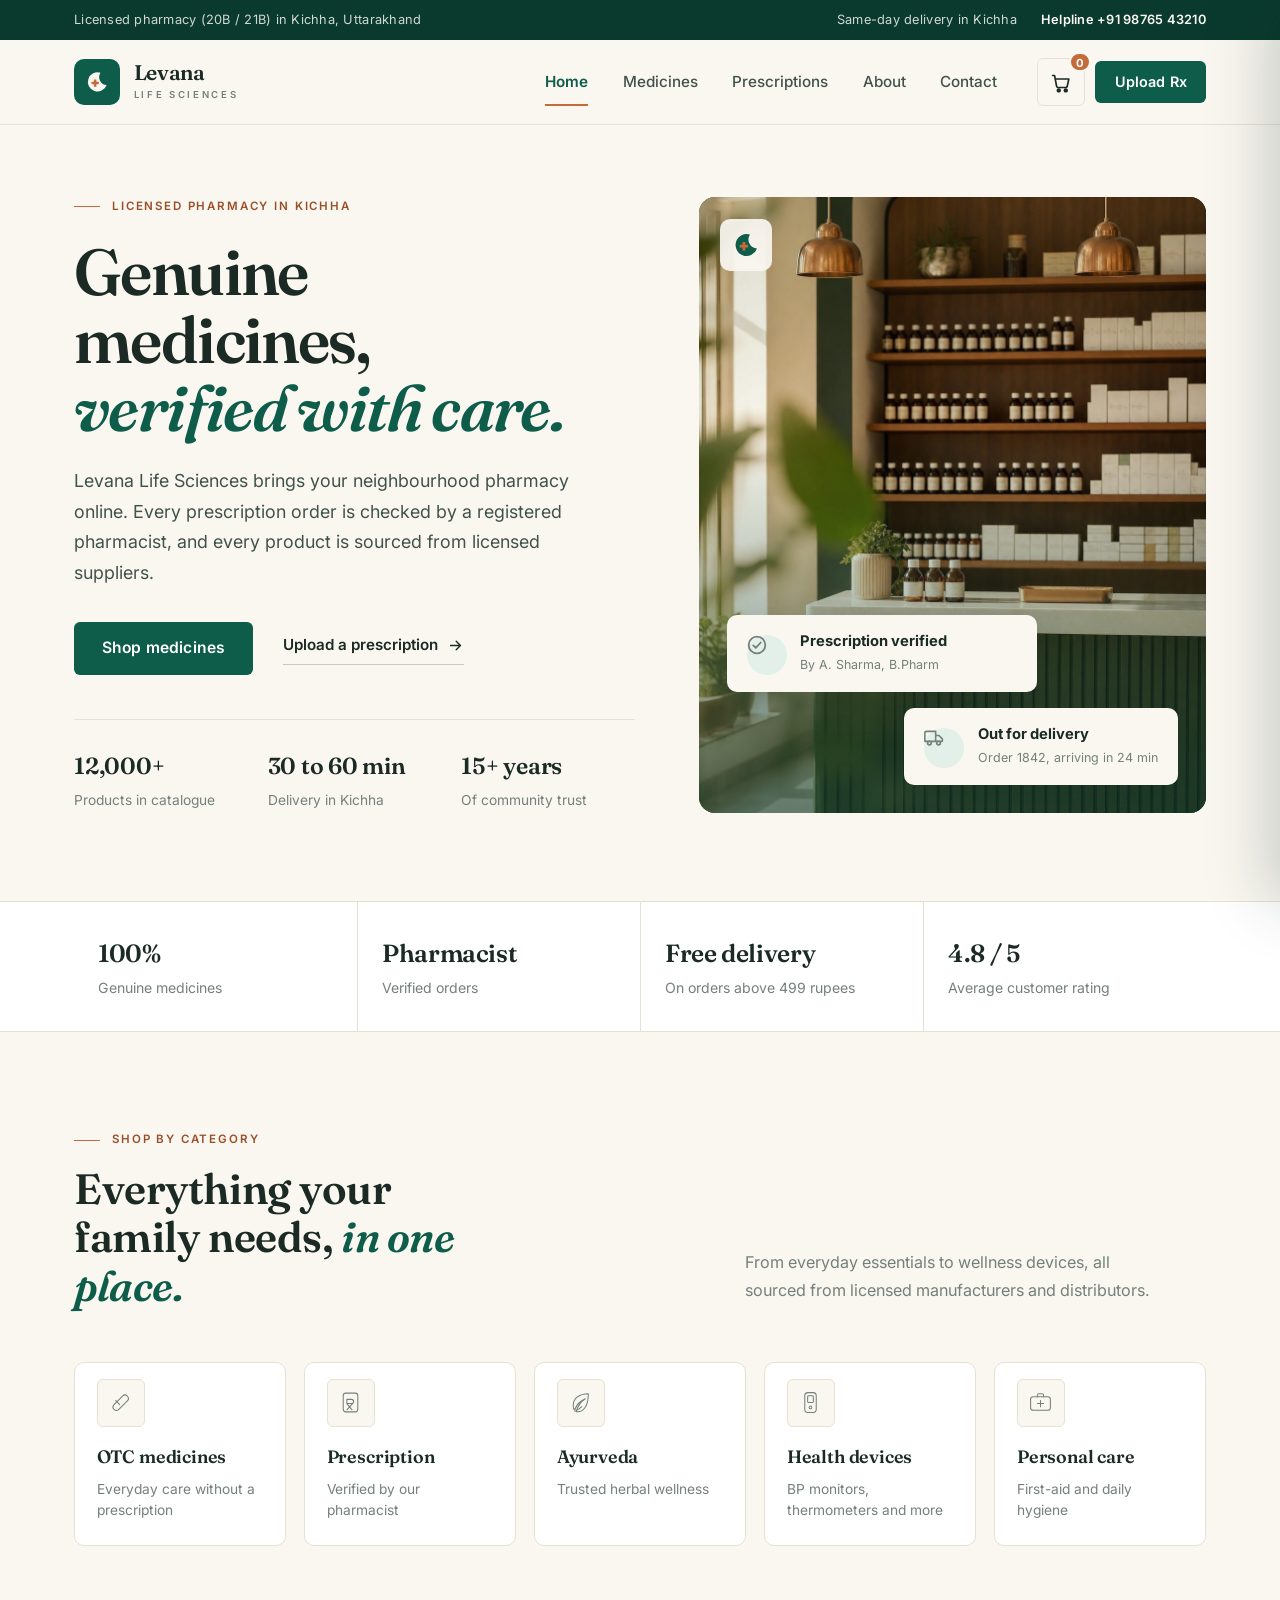
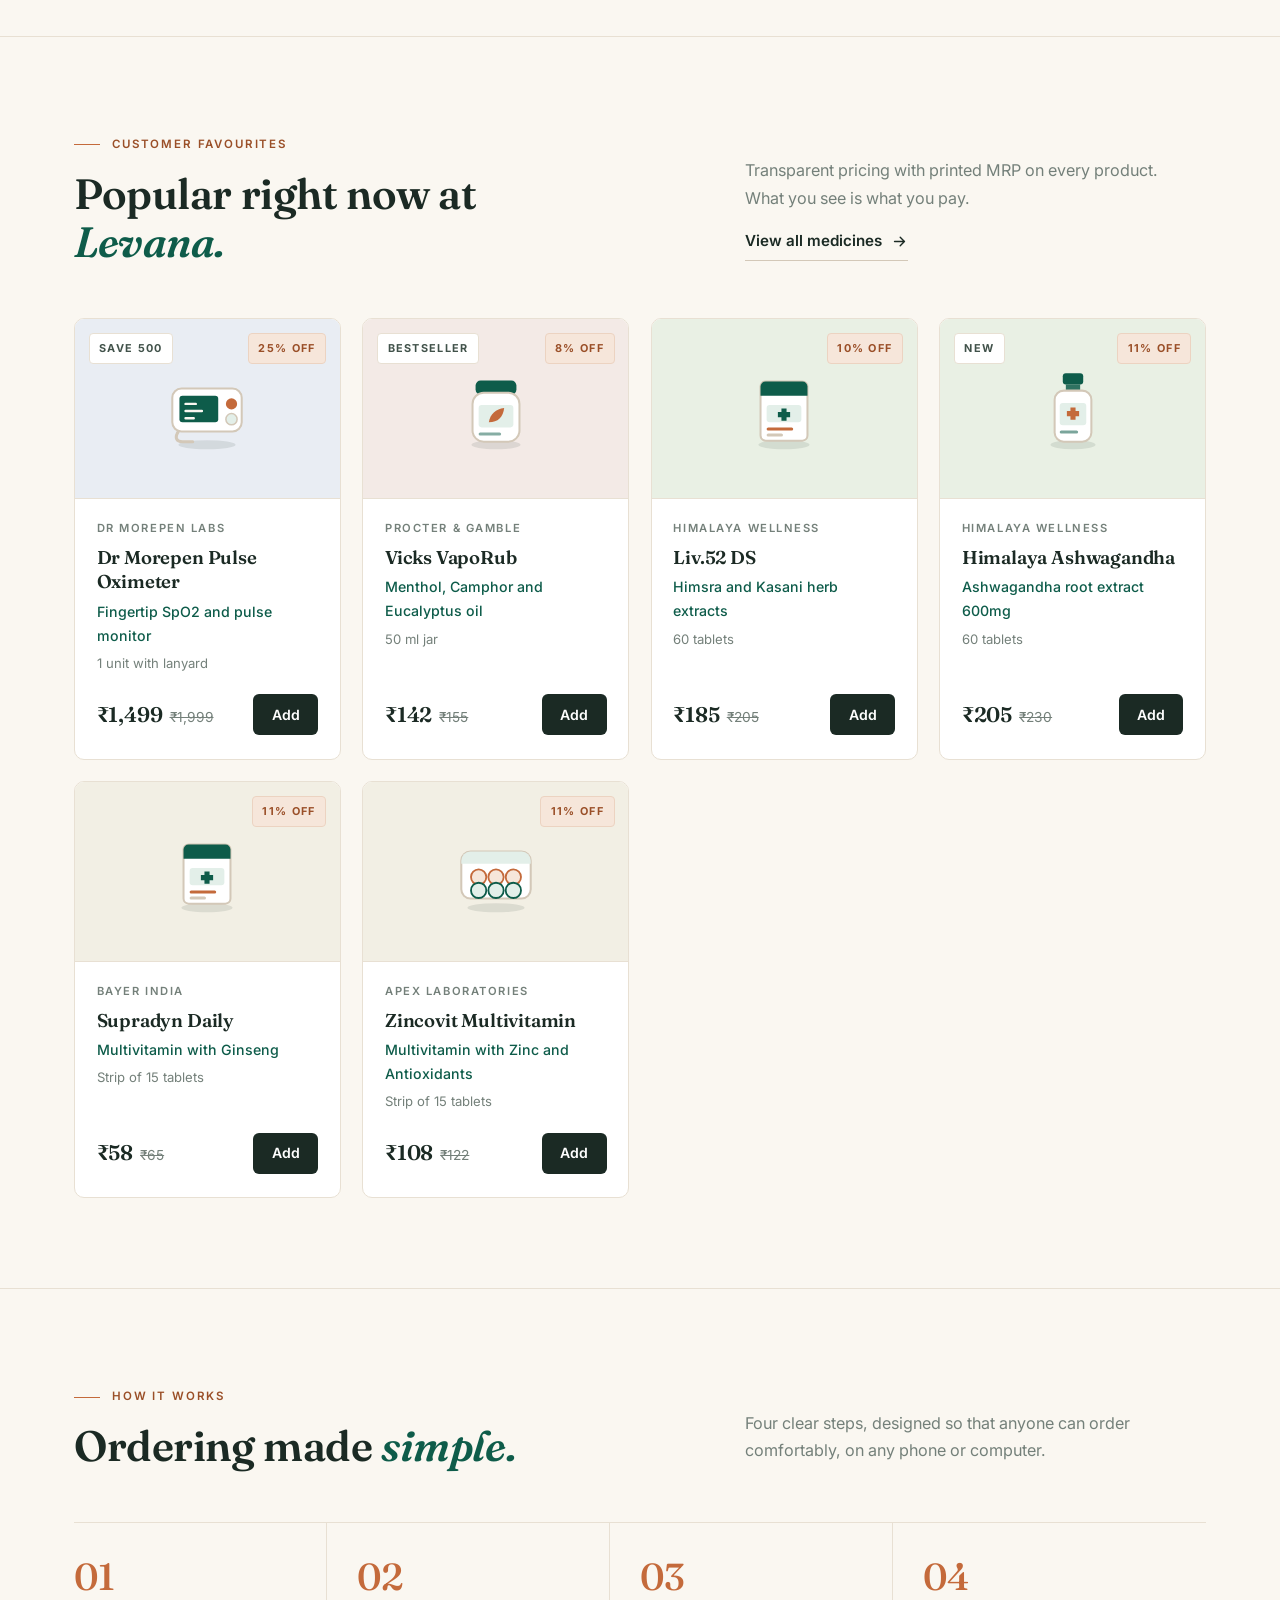
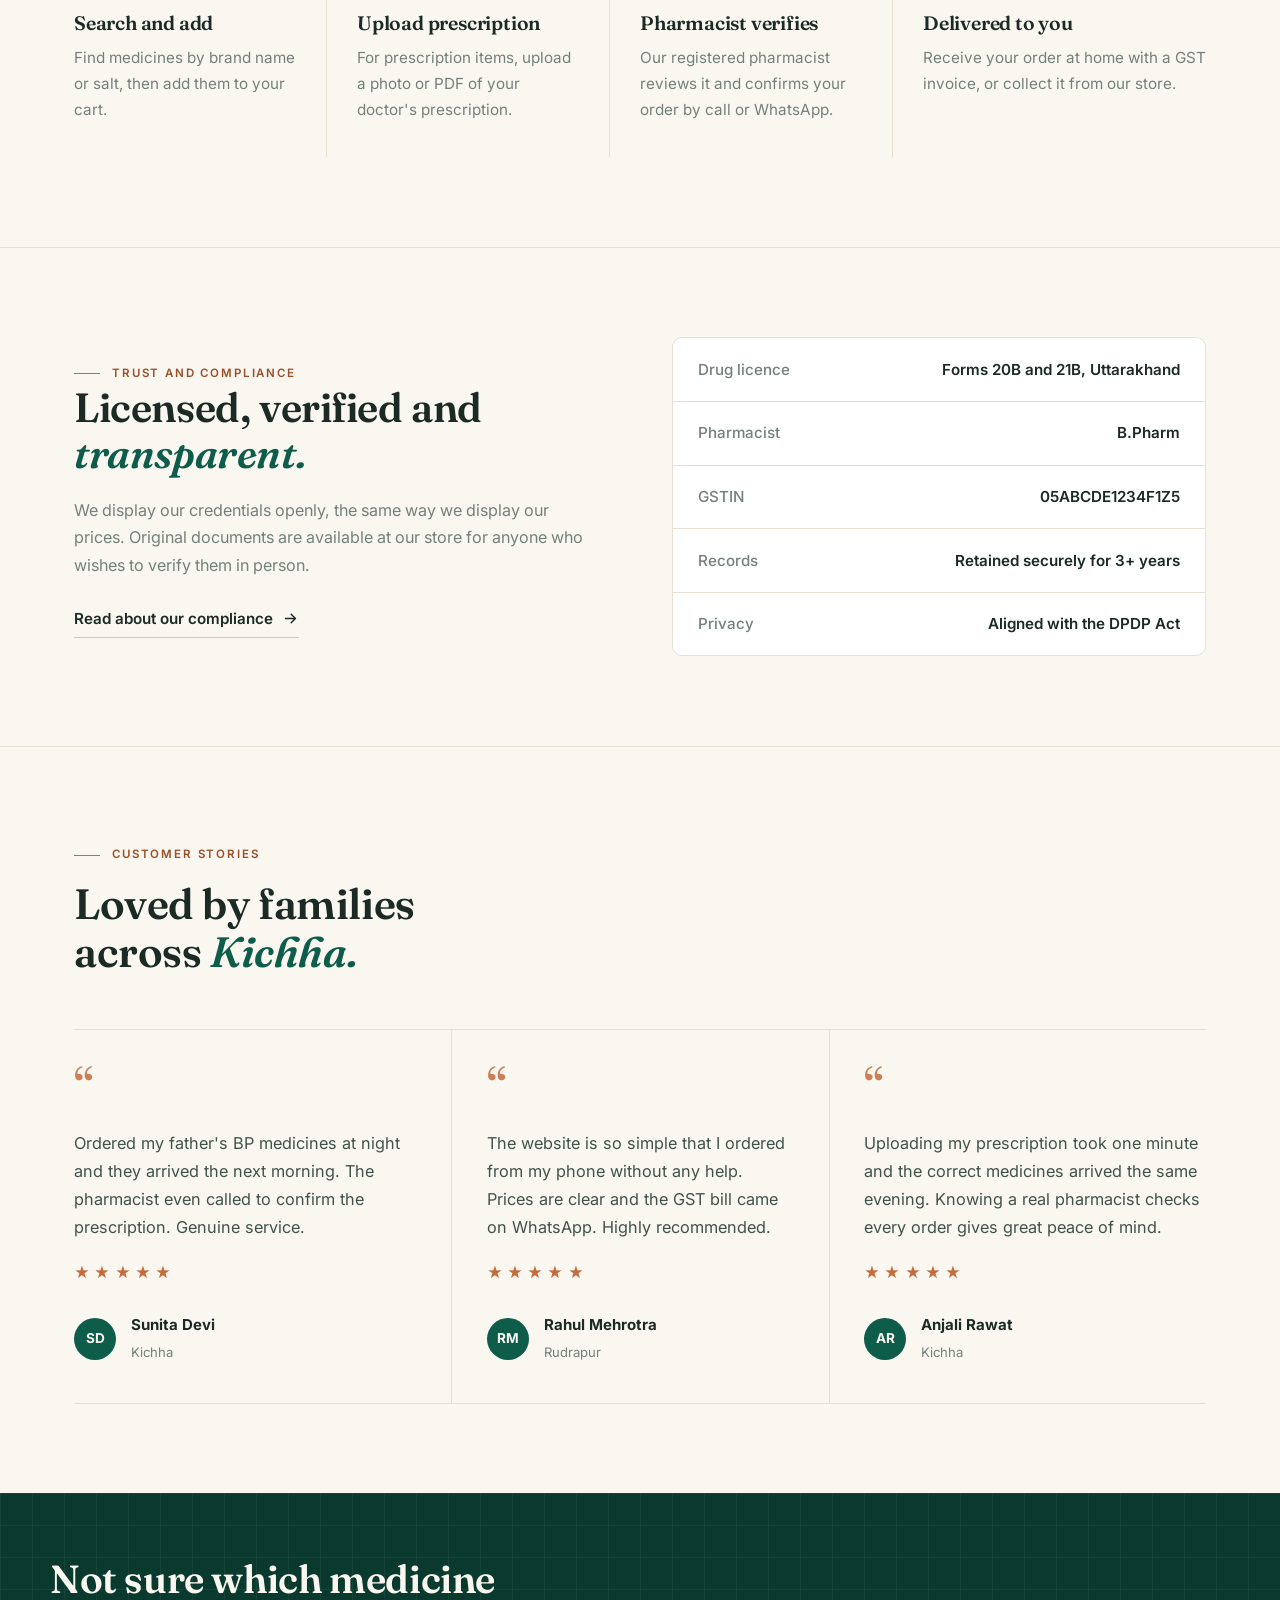
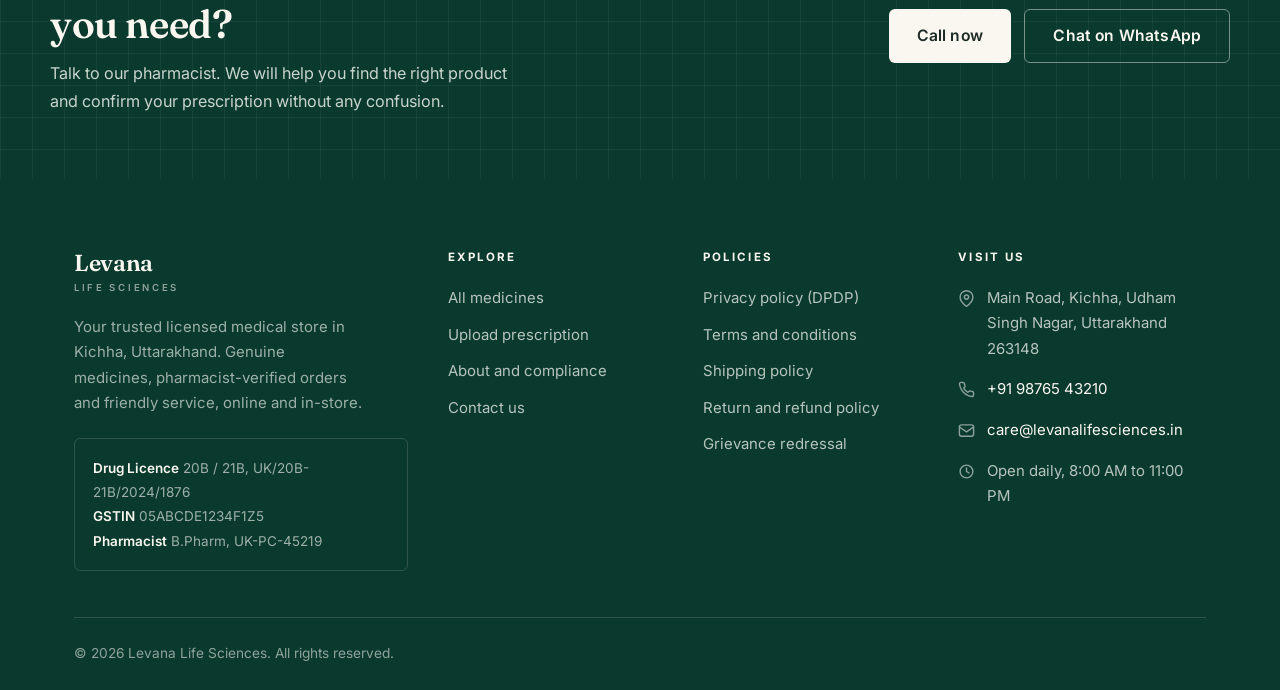
<file: site-src/original/index.html>
<!DOCTYPE html>
<html lang="en">
<head>
<meta charset="UTF-8">
<meta name="viewport" content="width=device-width, initial-scale=1.0">
<title>Levana Life Sciences | Licensed Medical Store in Kichha, Uttarakhand</title>
<meta name="description" content="Levana Life Sciences is a licensed medical store in Kichha, Uttarakhand. Order genuine medicines, health devices and wellness products with pharmacist verification and fast local delivery.">
<meta property="og:type" content="website">
<meta property="og:site_name" content="Levana Life Sciences">
<meta property="og:title" content="Levana Life Sciences | Licensed Medical Store in Kichha, Uttarakhand">
<meta property="og:description" content="Levana Life Sciences is a licensed medical store in Kichha, Uttarakhand. Order genuine medicines, health devices and wellness products with pharmacist verification and fast local delivery.">
<meta name="theme-color" content="#0e5c4a">
<link rel="icon" href="data:image/svg+xml,%3Csvg xmlns='http://www.w3.org/2000/svg' viewBox='0 0 32 32'%3E%3Crect width='32' height='32' rx='8' fill='%230e5c4a'/%3E%3Cpath d='M20 5.5a11 11 0 1 0 7 14A9 9 0 0 1 20 5.5z' fill='%23faf7f1'/%3E%3Cpath d='M12.5 13h2.8v2.8h2.8v2.8h-2.8v2.8h-2.8v-2.8H9.7v-2.8h2.8z' fill='%23c46a3b'/%3E%3C/svg%3E">
<link rel="preconnect" href="https://fonts.googleapis.com"><link rel="preconnect" href="https://fonts.gstatic.com" crossorigin><link href="https://fonts.googleapis.com/css2?family=Fraunces:ital,opsz,wght@0,9..144,500;0,9..144,600;0,9..144,700;1,9..144,500;1,9..144,600&family=Inter:wght@400;500;600;700&display=swap" rel="stylesheet">
<style>
:root {
  --ink: #1b2a24;
  --ink-soft: #41524a;
  --muted: #74807a;
  --brand: #0e5c4a;
  --brand-deep: #0a3a2e;
  --accent: #c46a3b;
  --accent-dark: #9a4f28;
  --accent-soft: #f6e6da;
  --paper: #faf7f1;
  --surface: #ffffff;
  --line: #e8e0d3;
  --line-strong: #d3c8b8;
  --rx: #b23a48;
  --font-display: "Fraunces", Georgia, "Times New Roman", serif;
  --font-body: "Inter", system-ui, -apple-system, "Segoe UI", Roboto, Arial, sans-serif;
  --r-s: 6px;
  --r-m: 10px;
  --r-l: 16px;
  --shadow-float: 0 18px 40px rgba(15, 40, 32, 0.18);
  --shadow-drawer: -24px 0 60px rgba(15, 40, 32, 0.22);
}

*,
*::before,
*::after {
  box-sizing: border-box;
  margin: 0;
  padding: 0;
}

html {
  scroll-behavior: smooth;
  scroll-padding-top: 110px;
  -webkit-text-size-adjust: 100%;
  overflow-x: clip; /* FIX-OVERFLOW: no horizontal page scroll */
}

body {
  font-family: var(--font-body);
  font-size: 1.0125rem;
  line-height: 1.7;
  color: var(--ink-soft);
  background: var(--paper);
  overflow-x: clip; /* FIX-OVERFLOW: wide children cannot scroll the viewport sideways */
}

body.no-scroll {
  overflow: hidden;
}

/* FIX-MEDIA: images and icons scale inside their containers without distortion */
img,
svg {
  display: block;
  max-width: 100%;
  height: auto;
}

a {
  color: var(--brand);
  text-decoration: none;
}

a:hover {
  text-decoration: underline;
  text-underline-offset: 3px;
}

button {
  font: inherit;
  color: inherit;
  background: none;
  border: 0;
  cursor: pointer;
}

input,
select,
textarea {
  font: inherit;
  color: inherit;
}

ul {
  list-style: none;
}

h1,
h2,
h3,
h4 {
  font-family: var(--font-display);
  color: var(--ink);
  line-height: 1.14;
  font-weight: 600;
  letter-spacing: -0.01em;
}

:focus-visible {
  outline: 2.5px solid var(--accent);
  outline-offset: 3px;
}

::selection {
  background: var(--accent-soft);
  color: var(--ink);
}

/* FIX-LAYOUT: fluid container in flexible units, no fixed pixel widths */
.container {
  width: 100%;
  max-width: 73.75rem;
  margin-inline: auto;
  padding-inline: clamp(1.125rem, 4vw, 1.5rem);
}

.skip-link {
  position: absolute;
  top: -64px;
  left: 1.25rem;
  z-index: 300;
  background: var(--ink);
  color: #fff;
  padding: 0.8rem 1.35rem;
  border-radius: 0 0 var(--r-s) var(--r-s);
  transition: top 0.2s;
}

.skip-link:focus {
  top: 0;
  text-decoration: none;
}

.label {
  display: inline-flex;
  align-items: center;
  gap: 0.75rem;
  font-family: var(--font-body);
  font-size: 0.72rem;
  font-weight: 600;
  letter-spacing: 0.16em;
  text-transform: uppercase;
  color: var(--accent-dark);
}

.label::before {
  content: "";
  width: 26px;
  height: 1px;
  background: var(--accent);
}

.section {
  padding: clamp(3.25rem, 7vw, 5.75rem) 0;
}

.section--flush {
  border-top: 1px solid var(--line);
}

.sec-head {
  display: grid;
  grid-template-columns: minmax(0, 1.15fr) minmax(0, 0.85fr);
  gap: 1.5rem 3rem;
  align-items: end;
  margin-bottom: clamp(2.15rem, 5vw, 3.25rem);
}

.sec-head h2 {
  margin-top: 0.95rem;
  font-size: clamp(1.85rem, 3.6vw, 2.65rem);
  max-width: 16ch;
}

.sec-head h2 em,
.hero h1 em,
.page-head h1 em,
.split h2 em {
  font-style: italic;
  color: var(--brand);
}

.sec-head__side {
  color: var(--muted);
  padding-bottom: 0.35rem;
}

.sec-head__side p {
  max-width: 42ch;
}

.sec-head__side .link-arrow {
  margin-top: 1rem;
}

.link-arrow {
  display: inline-flex;
  align-items: center;
  gap: 0.55rem;
  font-weight: 600;
  font-size: 0.95rem;
  color: var(--ink);
  border-bottom: 1.5px solid var(--line-strong);
  padding-bottom: 0.35rem;
  transition: border-color 0.2s, color 0.2s, gap 0.2s;
}

.link-arrow:hover {
  text-decoration: none;
  color: var(--brand);
  border-color: var(--brand);
  gap: 0.85rem;
}

.link-arrow svg {
  width: 17px;
  height: 17px;
  flex-shrink: 0;
}

.btn {
  display: inline-flex;
  align-items: center;
  justify-content: center;
  gap: 0.6rem;
  min-height: 52px;
  padding: 0.8rem 1.75rem;
  border-radius: var(--r-s);
  font-weight: 600;
  font-size: 0.98rem;
  letter-spacing: 0.01em;
  transition: background 0.2s, color 0.2s, border-color 0.2s, transform 0.15s;
  white-space: nowrap;
}

.btn:hover {
  text-decoration: none;
  transform: translateY(-1px);
}

.btn:active {
  transform: translateY(0);
}

.btn--primary {
  background: var(--brand);
  color: #fff;
}

.btn--primary:hover {
  background: var(--brand-deep);
}

.btn--primary:disabled {
  background: var(--line-strong);
  color: var(--muted);
  cursor: not-allowed;
  transform: none;
}

.btn--ghost {
  border: 1.5px solid var(--line-strong);
  color: var(--ink);
  background: transparent;
}

.btn--ghost:hover {
  border-color: var(--brand);
  color: var(--brand);
}

.btn--light {
  background: var(--paper);
  color: var(--ink);
}

.btn--light:hover {
  background: #fff;
}

.btn--outline-light {
  border: 1.5px solid rgba(250, 247, 241, 0.45);
  color: var(--paper);
}

.btn--outline-light:hover {
  border-color: var(--paper);
  background: rgba(250, 247, 241, 0.1);
}

.btn--sm {
  min-height: 42px;
  padding: 0.55rem 1.2rem;
  font-size: 0.9rem;
}

.btn--block {
  width: 100%;
}

.icon-btn {
  position: relative;
  width: 48px;
  height: 48px;
  display: grid;
  place-items: center;
  border: 1px solid var(--line);
  border-radius: var(--r-s);
  color: var(--ink);
  background: transparent;
  transition: border-color 0.2s, background 0.2s;
}

.icon-btn:hover {
  border-color: var(--brand);
  background: var(--surface);
  text-decoration: none;
}

.icon-btn svg {
  width: 21px;
  height: 21px;
}

.announce {
  background: var(--brand-deep);
  color: #cfd8d1;
  font-size: 0.8rem;
  letter-spacing: 0.02em;
}

.announce .container {
  display: flex;
  align-items: center;
  justify-content: space-between;
  gap: 1rem;
  min-height: 40px;
  padding-block: 0.45rem;
}

.announce a {
  color: var(--paper);
  font-weight: 600;
}

.announce__right {
  display: flex;
  gap: 1.5rem;
}

.site-header {
  position: sticky;
  top: 0;
  z-index: 120;
  background: rgba(250, 247, 241, 0.94);
  backdrop-filter: blur(14px);
  border-bottom: 1px solid var(--line);
}

.header-inner {
  display: flex;
  align-items: center;
  gap: 2.5rem;
  min-height: 84px;
}

.brand {
  display: inline-flex;
  align-items: center;
  gap: 0.85rem;
  color: var(--ink);
  flex-shrink: 0;
}

.brand:hover {
  text-decoration: none;
}

.brand__mark {
  width: 46px;
  height: 46px;
  border-radius: var(--r-m);
  background: var(--brand);
  color: var(--paper);
  display: grid;
  place-items: center;
  flex-shrink: 0;
}

.brand__mark svg {
  width: 28px;
  height: 28px;
}

.brand__name {
  display: block;
  white-space: nowrap; /* FIX-NAV: brand text stays on one line */
  font-family: var(--font-display);
  font-size: 1.32rem;
  font-weight: 600;
  letter-spacing: -0.015em;
  line-height: 1.05;
}

.brand__sub {
  display: block;
  margin-top: 0.28rem;
  font-size: 0.6rem;
  font-weight: 600;
  letter-spacing: 0.28em;
  text-transform: uppercase;
  color: var(--muted);
}

.site-nav {
  margin-left: auto;
}

.site-nav ul {
  display: flex;
  align-items: center;
  gap: 2.15rem;
}

.site-nav a {
  position: relative;
  display: block;
  padding: 0.55rem 0;
  font-size: 0.955rem;
  font-weight: 500;
  color: var(--ink-soft);
}

.site-nav a:hover {
  color: var(--ink);
  text-decoration: none;
}

.site-nav a.is-active {
  color: var(--brand);
  font-weight: 600;
}

.site-nav a.is-active::after {
  content: "";
  position: absolute;
  left: 0;
  right: 0;
  bottom: -0.15rem;
  height: 2px;
  background: var(--accent);
}

.header-actions {
  display: flex;
  align-items: center;
  gap: 0.65rem;
  flex-shrink: 0;
}

.nav-toggle {
  display: none;
  width: 48px;
  height: 48px;
  border: 1px solid var(--line);
  border-radius: var(--r-s);
  place-items: center;
}

.nav-toggle span {
  position: relative;
  display: block;
  width: 20px;
  height: 2px;
  background: var(--ink);
  border-radius: 2px;
  transition: background 0.2s;
}

.nav-toggle span::before,
.nav-toggle span::after {
  content: "";
  position: absolute;
  left: 0;
  width: 20px;
  height: 2px;
  background: var(--ink);
  border-radius: 2px;
  transition: top 0.25s, transform 0.25s;
}

.nav-toggle span::before {
  top: -7px;
}

.nav-toggle span::after {
  top: 7px;
}

.nav-toggle.is-open span {
  background: transparent;
}

.nav-toggle.is-open span::before {
  top: 0;
  transform: rotate(45deg);
}

.nav-toggle.is-open span::after {
  top: 0;
  transform: rotate(-45deg);
}

.cart-count {
  position: absolute;
  top: -7px;
  right: -7px;
  min-width: 20px;
  height: 20px;
  padding: 0 5px;
  display: grid;
  place-items: center;
  background: var(--accent);
  color: #fff;
  font-size: 0.7rem;
  font-weight: 700;
  border-radius: 20px;
  border: 2px solid var(--paper);
}

.hero {
  padding: clamp(2.75rem, 6vw, 4.5rem) 0 clamp(3.25rem, 7vw, 5.5rem);
}

.hero__inner {
  display: grid;
  grid-template-columns: minmax(0, 1.05fr) minmax(0, 0.95fr);
  gap: clamp(2.25rem, 5vw, 4.25rem);
  align-items: stretch;
}

.hero__copy {
  display: flex;
  flex-direction: column;
  justify-content: center;
}

.hero h1 {
  margin-top: 1.35rem;
  font-size: clamp(2.55rem, 5.6vw, 4.05rem);
  letter-spacing: -0.025em;
  line-height: 1.05;
  max-width: 12ch;
}

.hero__lead {
  margin-top: 1.5rem;
  font-size: 1.12rem;
  color: var(--ink-soft);
  max-width: 46ch;
}

.hero__actions {
  display: flex;
  flex-wrap: wrap;
  align-items: center;
  gap: 1.15rem 1.85rem;
  margin-top: 2.15rem;
}

.hero__facts {
  display: grid;
  grid-template-columns: repeat(3, minmax(0, 1fr));
  gap: 1.25rem;
  margin-top: 2.75rem;
  border-top: 1px solid var(--line);
  padding-top: 1.65rem;
}

.hero-fact strong {
  display: block;
  font-family: var(--font-display);
  font-size: 1.45rem;
  font-weight: 600;
  color: var(--ink);
  letter-spacing: -0.01em;
}

.hero-fact span {
  font-size: 0.86rem;
  color: var(--muted);
}

.hero-panel {
  position: relative;
  display: flex;
  flex-direction: column;
  justify-content: flex-end;
  gap: 1rem;
  background: var(--brand-deep);
  border-radius: var(--r-l);
  min-height: 480px;
  padding: 1.75rem;
  overflow: hidden;
  background-image:
    linear-gradient(rgba(250, 247, 241, 0.05) 1px, transparent 1px),
    linear-gradient(90deg, rgba(250, 247, 241, 0.05) 1px, transparent 1px);
  background-size: 32px 32px;
}

.hero-panel__img {
  position: absolute;
  inset: 0;
  width: 100%;
  height: 100%;
  object-fit: cover;
}

.hero-panel__veil {
  position: absolute;
  inset: 0;
  background: linear-gradient(180deg, rgba(10, 58, 46, 0.12) 0%, rgba(10, 58, 46, 0.02) 38%, rgba(10, 58, 46, 0.62) 100%);
}

.hero-panel__badge {
  position: absolute;
  top: 1.35rem;
  left: 1.35rem;
  width: 52px;
  height: 52px;
  border-radius: var(--r-m);
  background: rgba(250, 247, 241, 0.92);
  color: var(--brand);
  display: grid;
  place-items: center;
  z-index: 1;
}

.hero-panel__badge svg {
  width: 32px;
  height: 32px;
}

.media-frame {
  border-radius: var(--r-l);
  overflow: hidden;
  border: 1px solid var(--line);
  aspect-ratio: 4 / 3;
  background: #eef3ef;
}

.media-frame img {
  width: 100%;
  height: 100%;
  object-fit: cover;
  display: block;
}

.media-frame--wide {
  aspect-ratio: 16 / 8;
  margin-bottom: 1.35rem;
}

.status-card {
  position: relative;
  z-index: 1;
  display: flex;
  align-items: center;
  gap: 0.85rem;
  background: var(--paper);
  border-radius: var(--r-m);
  padding: 1.05rem 1.25rem;
  box-shadow: var(--shadow-float);
  max-width: 310px;
}

.status-card--right {
  margin-left: auto;
}

.status-card__icon {
  width: 40px;
  height: 40px;
  border-radius: 50%;
  background: #e3efe9;
  color: var(--brand);
  display: grid;
  place-items: center;
  flex-shrink: 0;
}

.status-card__icon svg {
  width: 20px;
  height: 20px;
}

.status-card strong {
  display: block;
  color: var(--ink);
  font-size: 0.92rem;
  line-height: 1.35;
}

.status-card span {
  display: block;
  margin-top: 0.15rem;
  font-size: 0.78rem;
  color: var(--muted);
}

.factbar {
  border-top: 1px solid var(--line);
  border-bottom: 1px solid var(--line);
  background: var(--surface);
}

.factbar .container {
  display: grid;
  grid-template-columns: repeat(4, minmax(0, 1fr));
}

.factbar__item {
  padding: 1.85rem 1.5rem;
  border-left: 1px solid var(--line);
}

.factbar__item:first-child {
  border-left: 0;
}

.factbar__item strong {
  display: block;
  font-family: var(--font-display);
  font-size: 1.55rem;
  font-weight: 600;
  color: var(--ink);
  letter-spacing: -0.015em;
}

.factbar__item span {
  font-size: 0.88rem;
  color: var(--muted);
}

.cat-grid {
  display: grid;
  grid-template-columns: repeat(5, minmax(0, 1fr));
  gap: 1.15rem;
}

.cat-card {
  display: flex;
  flex-direction: column;
  gap: 0.95rem;
  background: var(--surface);
  border: 1px solid var(--line);
  border-radius: var(--r-m);
  padding: 1.55rem 1.35rem;
  color: var(--ink);
  transition: border-color 0.2s, transform 0.2s;
}

.cat-card:hover {
  text-decoration: none;
  border-color: var(--brand);
  transform: translateY(-3px);
}

.cat-card__icon {
  width: 48px;
  height: 48px;
  border: 1px solid var(--line);
  border-radius: var(--r-s);
  display: grid;
  place-items: center;
  color: var(--brand);
  background: var(--paper);
}

.cat-card__icon svg {
  width: 25px;
  height: 25px;
}

.cat-card strong {
  font-family: var(--font-display);
  font-size: 1.12rem;
  font-weight: 600;
  letter-spacing: -0.01em;
}

.cat-card span {
  font-size: 0.86rem;
  color: var(--muted);
  line-height: 1.5;
  margin-top: -0.55rem;
}

.product-grid {
  display: grid;
  /* FIX-LAYOUT: min() keeps each track inside very narrow screens */
  grid-template-columns: repeat(auto-fill, minmax(min(258px, 100%), 1fr));
  gap: 1.35rem;
}

.product-card {
  display: flex;
  flex-direction: column;
  background: var(--surface);
  border: 1px solid var(--line);
  border-radius: var(--r-m);
  overflow: hidden;
  transition: border-color 0.2s, transform 0.2s;
}

.product-card:hover {
  border-color: var(--brand);
  transform: translateY(-3px);
}

.product-card__media {
  position: relative;
  aspect-ratio: 5 / 3.4;
  display: grid;
  place-items: center;
  border-bottom: 1px solid var(--line);
}

.tint-pain {
  background: #eaf1ee;
}

.tint-digestive {
  background: #f3ede3;
}

.tint-vitamins {
  background: #f2efe4;
}

.tint-ayurveda {
  background: #e9f0e4;
}

.tint-devices {
  background: #e9edf3;
}

.tint-personal {
  background: #f3eae6;
}

.product-card__icon {
  width: 98px;
  height: 98px;
  color: var(--brand);
}

.product-card__icon svg {
  width: 100%;
  height: 100%;
}

.pill-tag {
  position: absolute;
  top: 0.85rem;
  font-size: 0.68rem;
  font-weight: 700;
  letter-spacing: 0.12em;
  text-transform: uppercase;
  padding: 0.32rem 0.6rem;
  border-radius: 4px;
  background: var(--surface);
  border: 1px solid var(--line);
  color: var(--ink-soft);
}

.pill-tag--left {
  left: 0.85rem;
}

.pill-tag--right {
  right: 0.85rem;
}

.pill-tag--rx {
  color: var(--rx);
  border-color: #e5c4c8;
  background: #fbf2f3;
}

.pill-tag--off {
  color: var(--accent-dark);
  border-color: #ecd3c1;
  background: var(--accent-soft);
}

.product-card__body {
  display: flex;
  flex-direction: column;
  flex: 1;
  padding: 1.25rem 1.35rem 1.45rem;
}

.product-card__company {
  font-size: 0.7rem;
  font-weight: 600;
  letter-spacing: 0.14em;
  text-transform: uppercase;
  color: var(--muted);
}

.product-card__name {
  margin-top: 0.45rem;
  font-family: var(--font-display);
  font-size: 1.16rem;
  font-weight: 600;
  color: var(--ink);
  letter-spacing: -0.01em;
  line-height: 1.3;
}

.product-card__salt {
  margin-top: 0.35rem;
  font-size: 0.885rem;
  color: var(--brand);
  font-weight: 500;
}

.product-card__pack {
  margin-top: 0.25rem;
  font-size: 0.82rem;
  color: var(--muted);
}

.rx-mark {
  color: var(--rx);
  font-weight: 600;
}

.product-card__foot {
  margin-top: auto;
  padding-top: 1.25rem;
  display: flex;
  align-items: center;
  justify-content: space-between;
  gap: 0.85rem;
}

.price strong {
  font-family: var(--font-display);
  font-size: 1.32rem;
  font-weight: 600;
  color: var(--ink);
  letter-spacing: -0.01em;
}

.price s {
  margin-left: 0.45rem;
  font-size: 0.86rem;
  color: var(--muted);
}

.btn-add {
  min-height: 40px;
  padding: 0.55rem 1.15rem;
  border-radius: var(--r-s);
  background: var(--ink);
  color: #fff;
  font-size: 0.88rem;
  font-weight: 600;
  transition: background 0.2s;
}

.btn-add:hover {
  background: var(--brand);
}

.btn-add:disabled {
  background: var(--line-strong);
  color: var(--surface);
  cursor: default;
}

.steps-row {
  display: grid;
  grid-template-columns: repeat(4, minmax(0, 1fr));
  border-top: 1px solid var(--line);
}

.step-item {
  padding: 2.15rem 1.85rem 2.15rem 0;
  border-right: 1px solid var(--line);
  padding-right: 1.85rem;
  margin-right: 1.85rem;
}

.step-item:last-child {
  border-right: 0;
  margin-right: 0;
  padding-right: 0;
}

.step-item__num {
  font-family: var(--font-display);
  font-size: 2.35rem;
  font-weight: 500;
  color: var(--accent);
  letter-spacing: -0.02em;
  line-height: 1;
}

.step-item h3 {
  margin-top: 1.05rem;
  font-size: 1.22rem;
}

.step-item p {
  margin-top: 0.65rem;
  font-size: 0.955rem;
  color: var(--muted);
}

.split {
  display: grid;
  grid-template-columns: minmax(0, 1fr) minmax(0, 1fr);
  gap: clamp(2.25rem, 5vw, 4.5rem);
  align-items: center;
}

.split h2 {
  font-size: clamp(1.85rem, 3.4vw, 2.55rem);
  max-width: 17ch;
}

.split > div > p {
  margin-top: 1.25rem;
  color: var(--muted);
  max-width: 52ch;
}

.split .link-arrow {
  margin-top: 1.65rem;
}

.story-specs {
  margin-top: clamp(2rem, 4vw, 2.75rem);
}

.spec-rows {
  background: var(--surface);
  border: 1px solid var(--line);
  border-radius: var(--r-m);
  overflow: hidden;
}

.spec-row {
  display: flex;
  justify-content: space-between;
  gap: 1.25rem;
  padding: 1.15rem 1.55rem;
  border-bottom: 1px solid var(--line);
  font-size: 0.95rem;
}

.spec-row:last-child {
  border-bottom: 0;
}

.spec-row dt {
  color: var(--muted);
  font-weight: 500;
}

.spec-row dd {
  color: var(--ink);
  font-weight: 600;
  text-align: right;
}

.quotes {
  display: grid;
  grid-template-columns: repeat(3, minmax(0, 1fr));
  border-top: 1px solid var(--line);
  border-bottom: 1px solid var(--line);
}

.quote {
  padding: 2.35rem 2.15rem;
  border-left: 1px solid var(--line);
}

.quote:first-child {
  border-left: 0;
  padding-left: 0;
}

.quote:last-child {
  padding-right: 0;
}

.quote__mark {
  font-family: var(--font-display);
  font-size: 3.25rem;
  line-height: 0.8;
  color: var(--accent);
  opacity: 0.85;
}

.quote__stars {
  margin-top: 1.15rem;
  color: var(--accent);
  font-size: 0.95rem;
  letter-spacing: 0.28em;
}

.quote p {
  margin-top: 1.35rem;
  color: var(--ink-soft);
  font-size: 1.02rem;
}

.quote footer {
  margin-top: 1.65rem;
  display: flex;
  align-items: center;
  gap: 0.95rem;
}

.quote__avatar {
  width: 42px;
  height: 42px;
  border-radius: 50%;
  background: var(--brand);
  color: var(--paper);
  display: grid;
  place-items: center;
  font-size: 0.85rem;
  font-weight: 700;
  flex-shrink: 0;
}

.quote__who strong {
  display: block;
  color: var(--ink);
  font-size: 0.94rem;
}

.quote__who span {
  font-size: 0.82rem;
  color: var(--muted);
}

.cta-band {
  background: var(--brand-deep);
  color: #c9d4cd;
  background-image:
    linear-gradient(rgba(250, 247, 241, 0.05) 1px, transparent 1px),
    linear-gradient(90deg, rgba(250, 247, 241, 0.05) 1px, transparent 1px);
  background-size: 32px 32px;
}

.cta-band .container {
  display: flex;
  flex-wrap: wrap;
  align-items: center;
  justify-content: space-between;
  gap: 1.75rem;
  padding: clamp(2.75rem, 5.5vw, 4rem) 0;
}

.cta-band h2 {
  color: var(--paper);
  font-size: clamp(1.75rem, 3.4vw, 2.45rem);
  max-width: 18ch;
}

.cta-band p {
  margin-top: 0.85rem;
  max-width: 48ch;
}

.cta-band__actions {
  display: flex;
  flex-wrap: wrap;
  gap: 0.85rem;
}

.page-head {
  padding: clamp(2.5rem, 5.5vw, 4rem) 0 clamp(2.15rem, 4.5vw, 3.15rem);
  border-bottom: 1px solid var(--line);
  background: var(--surface);
}

.page-head .label {
  margin-bottom: 1.15rem;
}

.page-head h1 {
  font-size: clamp(2.25rem, 5vw, 3.45rem);
  letter-spacing: -0.025em;
  max-width: 16ch;
}

.page-head__lead {
  margin-top: 1.25rem;
  max-width: 58ch;
  color: var(--muted);
  font-size: 1.08rem;
}

.searchbar {
  display: flex;
  max-width: 620px;
  margin-top: 2rem;
  border: 1.5px solid var(--line-strong);
  border-radius: var(--r-s);
  background: var(--paper);
  overflow: hidden;
  transition: border-color 0.2s;
}

.searchbar:focus-within {
  border-color: var(--brand);
}

.searchbar input {
  flex: 1;
  min-width: 0;
  height: 58px;
  padding: 0 1.25rem;
  border: 0;
  background: transparent;
  font-size: 1.02rem;
}

.searchbar input:focus {
  outline: none;
}

.searchbar button {
  padding: 0 1.75rem;
  background: var(--brand);
  color: #fff;
  font-weight: 600;
  transition: background 0.2s;
}

.searchbar button:hover {
  background: var(--brand-deep);
}

.toolbar {
  display: flex;
  flex-wrap: wrap;
  align-items: center;
  justify-content: space-between;
  gap: 1.15rem;
  margin: 2rem 0 1.65rem;
}

.chips {
  display: flex;
  flex-wrap: wrap;
  gap: 0.55rem;
}

.chip {
  padding: 0.58rem 1.15rem;
  border: 1px solid var(--line-strong);
  border-radius: var(--r-s);
  background: var(--surface);
  font-size: 0.9rem;
  font-weight: 500;
  color: var(--ink-soft);
  transition: all 0.18s;
}

.chip:hover {
  border-color: var(--brand);
  color: var(--brand);
}

.chip.is-active {
  background: var(--ink);
  border-color: var(--ink);
  color: var(--paper);
}

.sortbox {
  display: flex;
  align-items: center;
  gap: 0.75rem;
  font-size: 0.92rem;
  font-weight: 500;
  color: var(--muted);
}

.sortbox select {
  height: 46px;
  max-width: 100%; /* FIX-OVERFLOW: sort select shrinks on small screens */
  min-width: 0;
  padding: 0 2.35rem 0 1rem;
  border: 1px solid var(--line-strong);
  border-radius: var(--r-s);
  background: var(--surface)
    url("data:image/svg+xml,%3Csvg xmlns='http://www.w3.org/2000/svg' width='16' height='16' viewBox='0 0 24 24' fill='none' stroke='%2374807a' stroke-width='2.4' stroke-linecap='round'%3E%3Cpath d='M6 9l6 6 6-6'/%3E%3C/svg%3E")
    no-repeat right 0.95rem center;
  font-weight: 500;
  color: var(--ink);
  appearance: none;
}

.result-line {
  font-size: 0.92rem;
  color: var(--muted);
  margin-bottom: 1.35rem;
}

.empty-state {
  text-align: center;
  padding: 4rem 1.25rem;
  border: 1px dashed var(--line-strong);
  border-radius: var(--r-m);
  background: var(--surface);
}

.empty-state strong {
  display: block;
  font-family: var(--font-display);
  font-size: 1.35rem;
  color: var(--ink);
  margin-bottom: 0.5rem;
}

.info-strip {
  margin-top: 2.5rem;
  display: grid;
  /* FIX-LAYOUT: auto-fit grid flexes between 4, 3, 2 and 1 columns */
  grid-template-columns: repeat(auto-fit, minmax(min(230px, 100%), 1fr));
  gap: 1.15rem;
}

.info-strip__item {
  background: var(--surface);
  border: 1px solid var(--line);
  border-radius: var(--r-m);
  padding: 1.55rem 1.5rem;
}

.info-strip__item strong {
  display: block;
  font-family: var(--font-display);
  color: var(--ink);
  font-size: 1.08rem;
  margin-bottom: 0.45rem;
}

.info-strip__item p {
  font-size: 0.92rem;
  color: var(--muted);
}

.rx-layout {
  display: grid;
  grid-template-columns: minmax(0, 1.05fr) minmax(0, 0.95fr);
  gap: clamp(1.85rem, 4vw, 3.5rem);
  align-items: start;
}

.rx-panel {
  background: var(--surface);
  border: 1px solid var(--line);
  border-radius: var(--r-m);
  padding: clamp(1.65rem, 3.5vw, 2.35rem);
}

.rx-panel h2 {
  font-size: 1.55rem;
}

.rx-panel .lead {
  margin: 0.75rem 0 1.55rem;
  color: var(--muted);
}

.dropzone {
  border: 1.5px dashed var(--brand);
  border-radius: var(--r-m);
  background: var(--paper);
  padding: 2.65rem 1.5rem;
  text-align: center;
  cursor: pointer;
  transition: background 0.2s, border-color 0.2s;
}

.dropzone:hover,
.dropzone.is-drag {
  background: #eef3ef;
  border-color: var(--accent);
}

.dropzone svg {
  width: 46px;
  height: 46px;
  margin: 0 auto 1.05rem;
  color: var(--brand);
}

.dropzone strong {
  display: block;
  font-size: 1.08rem;
  color: var(--ink);
}

.dropzone p {
  margin-top: 0.4rem;
  font-size: 0.92rem;
  color: var(--muted);
}

.rx-file-list {
  margin: 1.15rem 0;
  display: grid;
  gap: 0.55rem;
}

.rx-file {
  display: flex;
  align-items: center;
  gap: 0.85rem;
  border: 1px solid var(--line);
  border-radius: var(--r-s);
  padding: 0.7rem 0.95rem;
  font-size: 0.9rem;
  background: var(--paper);
}

.rx-file__name {
  flex: 1;
  min-width: 0;
  font-weight: 600;
  color: var(--ink);
  overflow: hidden;
  text-overflow: ellipsis;
  white-space: nowrap;
}

.rx-file__size {
  color: var(--muted);
  font-size: 0.82rem;
}

.note {
  display: flex;
  gap: 0.75rem;
  align-items: flex-start;
  margin-top: 1.35rem;
  padding: 1.05rem 1.2rem;
  border: 1px solid var(--line);
  border-left: 3px solid var(--accent);
  border-radius: var(--r-s);
  background: var(--surface);
  font-size: 0.92rem;
  color: var(--ink-soft);
}

.note svg {
  width: 19px;
  height: 19px;
  flex-shrink: 0;
  margin-top: 3px;
  color: var(--accent-dark);
}

.rx-steps {
  display: grid;
  gap: 1.15rem;
}

.rx-step {
  display: flex;
  gap: 1.15rem;
  background: var(--surface);
  border: 1px solid var(--line);
  border-radius: var(--r-m);
  padding: 1.55rem;
}

.rx-step__num {
  width: 42px;
  height: 42px;
  flex-shrink: 0;
  border: 1px solid var(--line-strong);
  border-radius: var(--r-s);
  display: grid;
  place-items: center;
  font-family: var(--font-display);
  font-size: 1.15rem;
  color: var(--accent-dark);
}

.rx-step h3 {
  font-size: 1.12rem;
}

.rx-step p {
  margin-top: 0.45rem;
  font-size: 0.93rem;
  color: var(--muted);
}

.cred-grid {
  display: grid;
  grid-template-columns: repeat(3, minmax(0, 1fr));
  gap: 1.15rem;
}

.cred-card {
  background: var(--surface);
  border: 1px solid var(--line);
  border-radius: var(--r-m);
  padding: 1.85rem 1.65rem;
  display: flex;
  flex-direction: column;
}

.cred-card__icon {
  width: 48px;
  height: 48px;
  border: 1px solid var(--line);
  border-radius: var(--r-s);
  display: grid;
  place-items: center;
  color: var(--brand);
  background: var(--paper);
}

.cred-card__icon svg {
  width: 24px;
  height: 24px;
}

.cred-card h3 {
  margin-top: 1.15rem;
  font-size: 1.22rem;
}

.cred-card > p {
  margin-top: 0.55rem;
  font-size: 0.93rem;
  color: var(--muted);
  flex: 1;
}

.cred-card .value {
  display: block;
  margin: 1.15rem 0 1.35rem;
  padding: 0.95rem 1.05rem;
  background: var(--paper);
  border: 1px solid var(--line);
  border-radius: var(--r-s);
  font-size: 0.9rem;
  font-weight: 600;
  color: var(--ink);
  line-height: 1.65;
}

.prose h2 {
  font-size: clamp(1.65rem, 3vw, 2.15rem);
  margin-top: 0.35rem;
}

.prose p {
  margin-top: 1.05rem;
  color: var(--muted);
  max-width: 62ch;
}

.prose ul {
  margin-top: 1.25rem;
  display: grid;
  gap: 0.75rem;
}

.prose li {
  position: relative;
  padding-left: 1.55rem;
  color: var(--muted);
  max-width: 62ch;
}

.prose li::before {
  content: "";
  position: absolute;
  left: 0;
  top: 0.72em;
  width: 8px;
  height: 8px;
  border: 1.5px solid var(--accent);
  border-radius: 50%;
}

.contact-grid {
  display: grid;
  grid-template-columns: minmax(0, 0.95fr) minmax(0, 1.05fr);
  gap: clamp(1.85rem, 4vw, 3.5rem);
  align-items: start;
}

.contact-cards {
  display: grid;
  gap: 1.05rem;
}

.contact-card {
  display: flex;
  gap: 1.15rem;
  background: var(--surface);
  border: 1px solid var(--line);
  border-radius: var(--r-m);
  padding: 1.45rem 1.55rem;
}

.contact-card__icon {
  width: 44px;
  height: 44px;
  flex-shrink: 0;
  border: 1px solid var(--line);
  border-radius: var(--r-s);
  display: grid;
  place-items: center;
  color: var(--brand);
  background: var(--paper);
}

.contact-card__icon svg {
  width: 21px;
  height: 21px;
}

.contact-card strong {
  display: block;
  color: var(--ink);
  font-size: 1.02rem;
}

.contact-card p,
.contact-card a {
  margin-top: 0.25rem;
  font-size: 0.93rem;
  color: var(--muted);
}

.contact-card a:hover {
  color: var(--brand);
}

.form-box {
  background: var(--surface);
  border: 1px solid var(--line);
  border-radius: var(--r-m);
  padding: clamp(1.65rem, 3.5vw, 2.35rem);
}

.form-box h2 {
  font-size: 1.55rem;
}

.form-box .lead {
  margin: 0.65rem 0 1.75rem;
  color: var(--muted);
}

.form-grid {
  display: grid;
  grid-template-columns: minmax(0, 1fr) minmax(0, 1fr);
  gap: 1.15rem;
}

.field {
  display: grid;
  gap: 0.45rem;
}

.field--full {
  grid-column: 1 / -1;
}

.field label {
  font-size: 0.88rem;
  font-weight: 600;
  color: var(--ink);
}

.field input,
.field textarea {
  width: 100%;
  border: 1.5px solid var(--line-strong);
  border-radius: var(--r-s);
  background: var(--paper);
  padding: 0.85rem 1.05rem;
  font-size: 0.98rem;
  transition: border-color 0.2s;
}

.field input:focus,
.field textarea:focus {
  outline: none;
  border-color: var(--brand);
  background: var(--surface);
}

.field textarea {
  min-height: 130px;
  resize: vertical;
}

.map-card {
  margin-top: 1.15rem;
  background: var(--brand-deep);
  color: var(--paper);
  border-radius: var(--r-m);
  padding: 2.15rem;
  background-image:
    linear-gradient(rgba(250, 247, 241, 0.05) 1px, transparent 1px),
    linear-gradient(90deg, rgba(250, 247, 241, 0.05) 1px, transparent 1px);
  background-size: 26px 26px;
}

.map-card strong {
  display: block;
  font-family: var(--font-display);
  font-size: 1.22rem;
}

.map-card p {
  margin-top: 0.55rem;
  color: #c9d4cd;
  font-size: 0.95rem;
}

.map-card a {
  display: inline-block;
  margin-top: 1.15rem;
  color: var(--paper);
  font-weight: 600;
  border-bottom: 1.5px solid rgba(250, 247, 241, 0.4);
  padding-bottom: 0.25rem;
}

.map-card a:hover {
  text-decoration: none;
  border-color: var(--paper);
}

.faq {
  display: grid;
  gap: 0.75rem;
  max-width: 820px;
}

.faq details {
  background: var(--surface);
  border: 1px solid var(--line);
  border-radius: var(--r-m);
  overflow: hidden;
}

.faq summary {
  list-style: none;
  cursor: pointer;
  display: flex;
  justify-content: space-between;
  align-items: center;
  gap: 1.15rem;
  padding: 1.35rem 1.55rem;
  font-weight: 600;
  font-size: 1.02rem;
  color: var(--ink);
  min-height: 62px;
}

.faq summary::-webkit-details-marker {
  display: none;
}

.faq summary::after {
  content: "";
  width: 11px;
  height: 11px;
  flex-shrink: 0;
  border-right: 2px solid var(--brand);
  border-bottom: 2px solid var(--brand);
  transform: rotate(45deg) translateY(-2px);
  transition: transform 0.25s;
}

.faq details[open] summary::after {
  transform: rotate(225deg) translateY(-2px);
}

.faq__body {
  padding: 0 1.55rem 1.55rem;
  color: var(--muted);
  font-size: 0.97rem;
  max-width: 68ch;
}

.site-footer {
  background: var(--brand-deep);
  color: #b7c4bd;
  font-size: 0.935rem;
  padding: clamp(3rem, 6vw, 4.5rem) 0 0;
}

.footer-grid {
  display: grid;
  grid-template-columns: minmax(0, 1.55fr) minmax(0, 1fr) minmax(0, 1fr) minmax(0, 1.15fr);
  gap: 2.5rem;
  padding-bottom: 2.85rem;
}

.footer-brand .brand__name {
  color: var(--paper);
  font-size: 1.45rem;
}

.footer-brand .brand__sub {
  color: #8fa39a;
}

.footer-brand p {
  margin-top: 1.15rem;
  max-width: 32ch;
  color: #9db0a7;
}

.footer-legal {
  margin-top: 1.35rem;
  padding: 1.05rem 1.15rem;
  border: 1px solid rgba(250, 247, 241, 0.14);
  border-radius: var(--r-s);
  font-size: 0.845rem;
  line-height: 1.8;
  color: #9db0a7;
}

.footer-legal strong {
  color: var(--paper);
  font-weight: 600;
}

.site-footer h4 {
  color: var(--paper);
  font-family: var(--font-body);
  font-size: 0.72rem;
  font-weight: 700;
  letter-spacing: 0.18em;
  text-transform: uppercase;
  margin-bottom: 1.35rem;
}

.footer-links {
  display: grid;
  gap: 0.7rem;
}

.footer-links a {
  color: #b7c4bd;
}

.footer-links a:hover {
  color: #fff;
  text-decoration: none;
}

.footer-contact {
  display: grid;
  gap: 0.95rem;
}

.footer-contact li {
  display: flex;
  gap: 0.75rem;
  align-items: flex-start;
}

.footer-contact svg {
  width: 17px;
  height: 17px;
  flex-shrink: 0;
  margin-top: 4px;
  opacity: 0.75;
}

.footer-contact a {
  color: var(--paper);
}

.footer-bottom {
  border-top: 1px solid rgba(250, 247, 241, 0.14);
  padding: 1.55rem 0;
  display: flex;
  flex-wrap: wrap;
  align-items: center;
  justify-content: space-between;
  gap: 1rem;
  font-size: 0.855rem;
  color: #8fa39a;
}

.overlay {
  position: fixed;
  inset: 0;
  z-index: 200;
  background: rgba(15, 35, 28, 0.5);
  backdrop-filter: blur(3px);
}

.overlay[hidden] {
  display: none;
}

.cart-drawer {
  position: fixed;
  top: 0;
  right: 0;
  z-index: 210;
  width: min(430px, 100%);
  height: 100vh;
  height: 100dvh;
  background: var(--paper);
  box-shadow: var(--shadow-drawer);
  display: flex;
  flex-direction: column;
  transform: translateX(103%);
  transition: transform 0.32s cubic-bezier(0.22, 1, 0.36, 1);
}

.cart-drawer.is-open {
  transform: translateX(0);
}

.cart-drawer__head {
  display: flex;
  align-items: center;
  justify-content: space-between;
  padding: 1.45rem 1.65rem;
  border-bottom: 1px solid var(--line);
}

.cart-drawer__head h2 {
  font-size: 1.35rem;
}

.cart-close {
  width: 42px;
  height: 42px;
  display: grid;
  place-items: center;
  border: 1px solid var(--line);
  border-radius: var(--r-s);
  font-size: 1.5rem;
  line-height: 1;
  color: var(--ink);
}

.cart-close:hover {
  border-color: var(--brand);
}

.cart-items {
  flex: 1;
  overflow-y: auto;
  padding: 1.35rem 1.65rem;
  display: grid;
  gap: 1.15rem;
  align-content: start;
}

.cart-item {
  display: flex;
  gap: 1rem;
  padding-bottom: 1.15rem;
  border-bottom: 1px solid var(--line);
}

.cart-item__thumb {
  width: 58px;
  height: 58px;
  border: 1px solid var(--line);
  border-radius: var(--r-s);
  display: grid;
  place-items: center;
  color: var(--brand);
  background: var(--surface);
  flex-shrink: 0;
}

.cart-item__thumb svg {
  width: 30px;
  height: 30px;
}

.cart-item__info {
  flex: 1;
  min-width: 0;
}

.cart-item__name {
  font-weight: 600;
  color: var(--ink);
  font-size: 0.95rem;
  line-height: 1.4;
}

.cart-item__price {
  margin: 0.25rem 0 0.65rem;
  font-size: 0.855rem;
  color: var(--muted);
}

.qty {
  display: inline-flex;
  align-items: center;
  border: 1px solid var(--line-strong);
  border-radius: var(--r-s);
  overflow: hidden;
}

.qty button {
  width: 36px;
  height: 34px;
  font-size: 1.1rem;
  font-weight: 600;
  color: var(--brand);
}

.qty button:hover {
  background: var(--surface);
}

.qty span {
  min-width: 36px;
  text-align: center;
  font-weight: 600;
  color: var(--ink);
  font-size: 0.92rem;
}

.cart-item__side {
  text-align: right;
  display: flex;
  flex-direction: column;
  align-items: flex-end;
  gap: 0.55rem;
}

.cart-item__side strong {
  color: var(--ink);
  font-family: var(--font-display);
  font-size: 1.05rem;
}

.link-btn {
  font-size: 0.85rem;
  font-weight: 600;
  color: var(--muted);
  text-decoration: underline;
  text-underline-offset: 3px;
  min-height: 32px;
}

.link-btn:hover {
  color: var(--rx);
}

.cart-empty {
  text-align: center;
  padding: 3.5rem 1rem;
  display: grid;
  gap: 1rem;
  justify-items: center;
  color: var(--muted);
}

.cart-empty svg {
  width: 54px;
  height: 54px;
  color: var(--brand);
  opacity: 0.6;
}

.cart-drawer__foot {
  border-top: 1px solid var(--line);
  padding: 1.35rem 1.65rem 1.65rem;
  background: var(--surface);
}

.delivery-note {
  font-size: 0.875rem;
  font-weight: 600;
  color: var(--brand);
  background: var(--paper);
  border: 1px solid var(--line);
  border-radius: var(--r-s);
  padding: 0.7rem 0.95rem;
  margin-bottom: 1.05rem;
}

.cart-total {
  display: flex;
  justify-content: space-between;
  align-items: baseline;
  margin-bottom: 1.15rem;
  color: var(--ink);
  font-weight: 600;
}

.cart-total strong {
  font-family: var(--font-display);
  font-size: 1.55rem;
  font-weight: 600;
}

.cart-fine {
  margin-top: 0.85rem;
  font-size: 0.8rem;
  color: var(--muted);
  text-align: center;
  line-height: 1.55;
}

.toast-wrap {
  position: fixed;
  left: 50%;
  bottom: 1.75rem;
  transform: translateX(-50%);
  z-index: 320;
  display: grid;
  gap: 0.65rem;
  width: min(440px, calc(100% - 2.5rem));
}

.toast {
  display: flex;
  align-items: center;
  gap: 0.85rem;
  background: var(--ink);
  color: var(--paper);
  border-radius: var(--r-s);
  padding: 1.05rem 1.25rem;
  font-size: 0.935rem;
  font-weight: 500;
  box-shadow: var(--shadow-float);
  opacity: 0;
  transform: translateY(12px);
  transition: opacity 0.25s, transform 0.25s;
}

.toast.is-in {
  opacity: 1;
  transform: translateY(0);
}

.toast--error {
  background: var(--rx);
}

.toast svg {
  width: 20px;
  height: 20px;
  flex-shrink: 0;
  color: var(--accent-soft);
}

.back-to-top {
  position: fixed;
  right: 1.35rem;
  bottom: 1.35rem;
  z-index: 110;
  width: 50px;
  height: 50px;
  border-radius: var(--r-s);
  background: var(--brand);
  color: #fff;
  display: grid;
  place-items: center;
  box-shadow: 0 12px 28px rgba(14, 92, 74, 0.35);
  opacity: 0;
  visibility: hidden;
  transform: translateY(10px);
  transition: opacity 0.25s, visibility 0.25s, transform 0.25s;
}

.back-to-top.is-visible {
  opacity: 1;
  visibility: visible;
  transform: translateY(0);
}

.back-to-top svg {
  width: 21px;
  height: 21px;
}

.reveal {
  opacity: 0;
  transform: translateY(18px);
  transition: opacity 0.6s cubic-bezier(0.22, 1, 0.36, 1), transform 0.6s cubic-bezier(0.22, 1, 0.36, 1);
}

.reveal.is-visible {
  opacity: 1;
  transform: none;
}

@media (prefers-reduced-motion: reduce) {
  html {
    scroll-behavior: auto;
  }

  *,
  *::before,
  *::after {
    transition: none !important;
    animation: none !important;
  }

  .reveal {
    opacity: 1;
    transform: none;
  }
}

/* FIX-OVERFLOW: wide flex and grid children shrink instead of pushing the page sideways */
.sec-head,
.sec-head > *,
.sec-head h2,
.split,
.split > *,
.split h2,
.contact-grid,
.contact-grid > *,
.rx-layout,
.rx-layout > *,
.header-inner > *,
.product-card__body,
.cart-item__info {
  min-width: 0;
}

/* FIX-OVERFLOW: long words, salts and addresses wrap instead of overflowing */
.spec-row dd,
.footer-contact,
.product-card__salt,
.product-card__pack {
  overflow-wrap: anywhere;
}

/* ============================================================
   FIX-NAV + FIX-LAYOUT: tablet and below, up to 1024px
   Navbar collapses into an accessible hamburger dropdown.
   ============================================================ */
@media (max-width: 1024px) {
  .nav-toggle {
    display: grid;
  }

  .site-nav {
    position: absolute;
    top: 100%;
    left: 0;
    right: 0;
    z-index: 110;
    margin-left: 0;
    display: none;
    background: var(--paper);
    border-bottom: 1px solid var(--line);
    box-shadow: 0 18px 30px rgba(27, 42, 36, 0.12);
    padding: 0.5rem clamp(1.125rem, 4vw, 1.5rem) 1.15rem;
  }

  .site-nav.is-open {
    display: block;
  }

  .site-nav ul {
    flex-direction: column;
    align-items: stretch;
    gap: 0;
  }

  .site-nav a {
    padding: 0.9rem 0;
    border-bottom: 1px solid var(--line);
    font-size: 1.02rem;
    white-space: nowrap;
  }

  .site-nav li:last-child a {
    border-bottom: 0;
  }

  .site-nav a.is-active::after {
    display: none;
  }

  .header-inner {
    gap: 1.15rem;
  }

  /* FIX-NAV: cart and hamburger sit flush right when the menu collapses */
  .header-actions {
    margin-left: auto;
  }

  .announce__right {
    display: none;
  }

  /* FIX-LAYOUT: two column sections stack */
  .hero__inner,
  .split,
  .rx-layout,
  .contact-grid {
    grid-template-columns: minmax(0, 1fr);
  }

  .cat-grid {
    grid-template-columns: repeat(3, minmax(0, 1fr));
  }

  .steps-row {
    grid-template-columns: repeat(2, minmax(0, 1fr));
  }

  .step-item {
    border-right: 0;
    margin-right: 0;
    padding-right: 0;
    border-bottom: 1px solid var(--line);
  }

  .step-item:nth-last-child(-n + 2) {
    border-bottom: 0;
  }

  .quotes {
    grid-template-columns: minmax(0, 1fr);
  }

  .quote {
    border-left: 0;
    border-top: 1px solid var(--line);
    padding-left: 0;
    padding-right: 0;
  }

  .quote:first-child {
    border-top: 0;
    padding-left: 0;
  }

  .cred-grid,
  .info-strip {
    grid-template-columns: minmax(0, 1fr);
  }

  .footer-grid {
    grid-template-columns: repeat(2, minmax(0, 1fr));
    gap: 2rem;
  }
}

/* ============================================================
   FIX-LAYOUT: mobile, below 640px
   ============================================================ */
@media (max-width: 640px) {
  .site-header .brand__sub {
    display: none;
  }

  .site-header .brand__name {
    font-size: 1.12rem;
  }

  .header-actions .btn {
    display: none;
  }

  .header-inner {
    gap: 0.85rem;
    min-height: 70px;
  }

  .hero-panel {
    min-height: 22rem;
    padding: 1.15rem;
  }

  .hero__facts {
    grid-template-columns: minmax(0, 1fr);
    gap: 1rem;
  }

  .factbar .container {
    grid-template-columns: repeat(2, minmax(0, 1fr));
  }

  .factbar__item {
    border-left: 0;
    padding: 1.35rem 1.15rem;
  }

  .factbar__item:nth-child(even) {
    border-left: 1px solid var(--line);
  }

  .factbar__item:nth-child(n + 3) {
    border-top: 1px solid var(--line);
  }

  .cat-grid {
    grid-template-columns: repeat(2, minmax(0, 1fr));
    gap: 0.85rem;
  }

  .steps-row {
    grid-template-columns: minmax(0, 1fr);
  }

  .step-item {
    border-bottom: 1px solid var(--line);
    padding: 1.55rem 0;
    margin: 0;
  }

  .step-item:nth-last-child(-n + 2) {
    border-bottom: 1px solid var(--line);
  }

  .step-item:last-child {
    border-bottom: 0;
  }

  .toolbar {
    flex-direction: column;
    align-items: stretch;
  }

  .sortbox {
    justify-content: space-between;
  }

  .chips {
    flex-wrap: nowrap;
    overflow-x: auto;
    padding-bottom: 0.35rem;
  }

  .chip {
    flex: 0 0 auto;
    white-space: nowrap;
  }

  .searchbar button {
    padding: 0 1.15rem;
  }

  .form-grid {
    grid-template-columns: minmax(0, 1fr);
  }

  .footer-grid {
    grid-template-columns: minmax(0, 1fr);
    gap: 1.85rem;
  }

  .product-card__foot {
    flex-direction: column;
    align-items: stretch;
    gap: 0.75rem;
  }

  .btn-add {
    width: 100%;
  }

  .status-card {
    max-width: 100%;
  }
}


</style>
</head>
<body>
<a class="skip-link" href="#main">Skip to main content</a>
<div class="announce">
<div class="container">
<span>Licensed pharmacy (20B / 21B) in Kichha, Uttarakhand</span>
<div class="announce__right">
<span>Same-day delivery in Kichha</span>
<a href="tel:+919876543210">Helpline +91 98765 43210</a>
</div>
</div>
</div>
<header class="site-header">
<div class="container header-inner">
<a class="brand" href="index.html" aria-label="Levana Life Sciences home">
<span class="brand__mark" aria-hidden="true"><svg xmlns="http://www.w3.org/2000/svg" viewBox="0 0 32 32" fill="none" width="32" height="32"><path d="M20 5.5a11 11 0 1 0 7 14 9 9 0 0 1-7-14z" fill="currentColor"/><path d="M12.5 13h2.8v2.8h2.8v2.8h-2.8v2.8h-2.8v-2.8H9.7v-2.8h2.8z" fill="#c46a3b"/></svg></span>
<span><span class="brand__name">Levana</span><span class="brand__sub">Life Sciences</span></span>
</a>
<!-- FIX-NAV: links collapse into the hamburger dropdown below 1024px -->
<nav class="site-nav" id="site-nav" aria-label="Main navigation">
<ul>
<li><a href="index.html" class="is-active">Home</a></li>
<li><a href="medicines.html">Medicines</a></li>
<li><a href="prescriptions.html">Prescriptions</a></li>
<li><a href="about.html">About</a></li>
<li><a href="contact.html">Contact</a></li>
</ul>
</nav>
<div class="header-actions">
<button class="icon-btn js-open-cart" type="button" aria-label="Open shopping cart"><svg xmlns="http://www.w3.org/2000/svg" viewBox="0 0 24 24" fill="none" stroke="currentColor" stroke-width="1.9" stroke-linecap="round" stroke-linejoin="round" width="24" height="24"><path d="M3 4h2.2l2.3 12.2a1.8 1.8 0 001.8 1.5h8.6a1.8 1.8 0 001.8-1.4L21.5 8H6"/><circle cx="10" cy="21" r="1.6" fill="currentColor"/><circle cx="18" cy="21" r="1.6" fill="currentColor"/></svg><span class="cart-count" data-cart-count hidden>0</span></button>
<a class="btn btn--primary btn--sm" href="prescriptions.html">Upload Rx</a>
<button class="nav-toggle" id="nav-toggle" type="button" aria-label="Toggle menu" aria-expanded="false" aria-controls="site-nav"><span></span></button>
</div>
</div>
</header>
<main id="main">

<section class="hero">
<div class="container hero__inner">
<div class="hero__copy">
<span class="label">Licensed pharmacy in Kichha</span>
<h1>Genuine medicines, <em>verified with care.</em></h1>
<p class="hero__lead">Levana Life Sciences brings your neighbourhood pharmacy online. Every prescription order is checked by a registered pharmacist, and every product is sourced from licensed suppliers.</p>
<div class="hero__actions">
<a class="btn btn--primary" href="medicines.html">Shop medicines</a>
<a class="link-arrow" href="prescriptions.html">Upload a prescription <svg xmlns="http://www.w3.org/2000/svg" viewBox="0 0 24 24" fill="none" stroke="currentColor" stroke-width="2" stroke-linecap="round" stroke-linejoin="round" width="24" height="24"><path d="M5 12h14M13 6l6 6-6 6"/></svg></a>
</div>
<div class="hero__facts">
<div class="hero-fact"><strong>12,000+</strong><span>Products in catalogue</span></div>
<div class="hero-fact"><strong>30 to 60 min</strong><span>Delivery in Kichha</span></div>
<div class="hero-fact"><strong>15+ years</strong><span>Of community trust</span></div>
</div>
</div>
<div class="hero-panel">
<!-- FIX-MEDIA: embedded photo with size hints and an inline SVG fallback -->
<img class="hero-panel__img" src="[data-uri]" alt="Shelves of genuine medicines at the Levana Life Sciences pharmacy counter" width="1024" height="1536" onerror="this.onerror=null;this.src='data:image/svg+xml,%3Csvg%20xmlns%3D%22http%3A%2F%2Fwww.w3.org%2F2000%2Fsvg%22%20viewBox%3D%220%200%20800%20600%22%3E%3Crect%20width%3D%22800%22%20height%3D%22600%22%20fill%3D%22%23eef3ef%22%2F%3E%3Crect%20x%3D%2222%22%20y%3D%2222%22%20width%3D%22756%22%20height%3D%22556%22%20rx%3D%2226%22%20fill%3D%22none%22%20stroke%3D%22%230e5c4a%22%20stroke-width%3D%225%22%20stroke-dasharray%3D%2218%2013%22%2F%3E%3Ccircle%20cx%3D%22300%22%20cy%3D%22252%22%20r%3D%2248%22%20fill%3D%22%23c46a3b%22%20opacity%3D%220.55%22%2F%3E%3Cpath%20d%3D%22M190%20440l130-140%2096%20106%2072-72%20132%20142H190z%22%20fill%3D%22%230e5c4a%22%20opacity%3D%220.35%22%2F%3E%3C%2Fsvg%3E'">
<div class="hero-panel__veil"></div>
<span class="hero-panel__badge" aria-hidden="true"><svg xmlns="http://www.w3.org/2000/svg" viewBox="0 0 32 32" fill="none" width="32" height="32"><path d="M20 5.5a11 11 0 1 0 7 14 9 9 0 0 1-7-14z" fill="currentColor"/><path d="M12.5 13h2.8v2.8h2.8v2.8h-2.8v2.8h-2.8v-2.8H9.7v-2.8h2.8z" fill="#c46a3b"/></svg></span>
<div class="status-card">
<span class="status-card__icon"><svg xmlns="http://www.w3.org/2000/svg" viewBox="0 0 24 24" fill="none" stroke="currentColor" stroke-width="2.2" stroke-linecap="round" stroke-linejoin="round" width="24" height="24"><path d="M7.5 12.5l3 3 6-6.5"/><circle cx="12" cy="12" r="10"/></svg></span>
<div><strong>Prescription verified</strong><span>By A. Sharma, B.Pharm</span></div>
</div>
<div class="status-card status-card--right">
<span class="status-card__icon"><svg xmlns="http://www.w3.org/2000/svg" viewBox="0 0 24 24" fill="none" stroke="currentColor" stroke-width="1.9" stroke-linecap="round" stroke-linejoin="round" width="24" height="24"><path d="M1 16V6a2 2 0 012-2h11v12H1zM14 9h4l4 4v3h-8V9z"/><circle cx="6.5" cy="18" r="2.2"/><circle cx="17.5" cy="18" r="2.2"/></svg></span>
<div><strong>Out for delivery</strong><span>Order 1842, arriving in 24 min</span></div>
</div>
</div>
</div>
</section>
<div class="factbar">
<div class="container">
<div class="factbar__item"><strong>100%</strong><span>Genuine medicines</span></div>
<div class="factbar__item"><strong>Pharmacist</strong><span>Verified orders</span></div>
<div class="factbar__item"><strong>Free delivery</strong><span>On orders above 499 rupees</span></div>
<div class="factbar__item"><strong>4.8 / 5</strong><span>Average customer rating</span></div>
</div>
</div>
<section class="section" aria-labelledby="cat-title">
<div class="container">
<div class="sec-head">
<div>
<span class="label">Shop by category</span>
<h2 id="cat-title">Everything your family needs, <em>in one place.</em></h2>
</div>
<div class="sec-head__side"><p>From everyday essentials to wellness devices, all sourced from licensed manufacturers and distributors.</p></div>
</div>
<div class="cat-grid">
<a class="cat-card" href="medicines.html?cat=otc"><span class="cat-card__icon" aria-hidden="true"><svg xmlns="http://www.w3.org/2000/svg" viewBox="0 0 48 48" fill="none" width="48" height="48"><rect x="6" y="18" width="36" height="13" rx="6.5" transform="rotate(-45 24 24)" stroke="currentColor" stroke-width="2"/><path d="M15 20.5l7.5 7.5" stroke="currentColor" stroke-width="2" stroke-linecap="round"/></svg></span><strong>OTC medicines</strong><span>Everyday care without a prescription</span></a>
<a class="cat-card" href="medicines.html?cat=rx"><span class="cat-card__icon" aria-hidden="true"><svg xmlns="http://www.w3.org/2000/svg" viewBox="0 0 48 48" fill="none" width="48" height="48"><rect x="10" y="6" width="28" height="36" rx="5" stroke="currentColor" stroke-width="2"/><path d="M17 18h9a4 4 0 010 8h-9V18zm0 8l10 12M28 26l-11 12" stroke="currentColor" stroke-width="2" stroke-linecap="round" stroke-linejoin="round"/></svg></span><strong>Prescription</strong><span>Verified by our pharmacist</span></a>
<a class="cat-card" href="medicines.html?cat=ayurveda"><span class="cat-card__icon" aria-hidden="true"><svg xmlns="http://www.w3.org/2000/svg" viewBox="0 0 48 48" fill="none" width="48" height="48"><path d="M39 7C20 7 10 17.5 10 30c0 4 1.4 7 2.8 8.4C17 26.5 25 20 33.2 16.8 25 22 19 29.5 15.8 41.5 28.5 43.5 39 32.5 39 7z" stroke="currentColor" stroke-width="2" stroke-linejoin="round"/><path d="M13 41c5-2.5 9.5-5 13.5-9" stroke="currentColor" stroke-width="2" stroke-linecap="round"/></svg></span><strong>Ayurveda</strong><span>Trusted herbal wellness</span></a>
<a class="cat-card" href="medicines.html?cat=devices"><span class="cat-card__icon" aria-hidden="true"><svg xmlns="http://www.w3.org/2000/svg" viewBox="0 0 48 48" fill="none" width="48" height="48"><rect x="13" y="5" width="22" height="38" rx="6" stroke="currentColor" stroke-width="2"/><rect x="18.5" y="11" width="11" height="13" rx="2" stroke="currentColor" stroke-width="2"/><circle cx="24" cy="33.5" r="2.6" stroke="currentColor" stroke-width="2"/></svg></span><strong>Health devices</strong><span>BP monitors, thermometers and more</span></a>
<a class="cat-card" href="medicines.html?cat=personal"><span class="cat-card__icon" aria-hidden="true"><svg xmlns="http://www.w3.org/2000/svg" viewBox="0 0 48 48" fill="none" width="48" height="48"><rect x="5" y="13" width="38" height="26" rx="5" stroke="currentColor" stroke-width="2"/><path d="M18 13v-2.5A3.5 3.5 0 0121.5 7h5a3.5 3.5 0 013.5 3.5V13M24 20v12M18 26h12" stroke="currentColor" stroke-width="2" stroke-linecap="round"/></svg></span><strong>Personal care</strong><span>First-aid and daily hygiene</span></a>
</div>
</div>
</section>
<section class="section section--flush" aria-labelledby="feat-title">
<div class="container">
<div class="sec-head">
<div>
<span class="label">Customer favourites</span>
<h2 id="feat-title">Popular right now at <em>Levana.</em></h2>
</div>
<div class="sec-head__side">
<p>Transparent pricing with printed MRP on every product. What you see is what you pay.</p>
<a class="link-arrow" href="medicines.html">View all medicines <svg xmlns="http://www.w3.org/2000/svg" viewBox="0 0 24 24" fill="none" stroke="currentColor" stroke-width="2" stroke-linecap="round" stroke-linejoin="round" width="24" height="24"><path d="M5 12h14M13 6l6 6-6 6"/></svg></a>
</div>
</div>
<div class="product-grid" id="product-grid" data-limit="6"></div>
<div class="empty-state" id="empty-state" hidden><strong>No medicines found</strong><p>Call us at <a href="tel:+919876543210">+91 98765 43210</a> and we will arrange it for you.</p></div>
</div>
</section>
<section class="section section--flush" aria-labelledby="how-title">
<div class="container">
<div class="sec-head">
<div>
<span class="label">How it works</span>
<h2 id="how-title">Ordering made <em>simple.</em></h2>
</div>
<div class="sec-head__side"><p>Four clear steps, designed so that anyone can order comfortably, on any phone or computer.</p></div>
</div>
<div class="steps-row">
<div class="step-item reveal"><div class="step-item__num">01</div><h3>Search and add</h3><p>Find medicines by brand name or salt, then add them to your cart.</p></div>
<div class="step-item reveal"><div class="step-item__num">02</div><h3>Upload prescription</h3><p>For prescription items, upload a photo or PDF of your doctor&#39;s prescription.</p></div>
<div class="step-item reveal"><div class="step-item__num">03</div><h3>Pharmacist verifies</h3><p>Our registered pharmacist reviews it and confirms your order by call or WhatsApp.</p></div>
<div class="step-item reveal"><div class="step-item__num">04</div><h3>Delivered to you</h3><p>Receive your order at home with a GST invoice, or collect it from our store.</p></div>
</div>
</div>
</section>
<section class="section section--flush" aria-labelledby="trust-title">
<div class="container split">
<div>
<span class="label">Trust and compliance</span>
<h2 id="trust-title">Licensed, verified and <em>transparent.</em></h2>
<p>We display our credentials openly, the same way we display our prices. Original documents are available at our store for anyone who wishes to verify them in person.</p>
<a class="link-arrow" href="about.html">Read about our compliance <svg xmlns="http://www.w3.org/2000/svg" viewBox="0 0 24 24" fill="none" stroke="currentColor" stroke-width="2" stroke-linecap="round" stroke-linejoin="round" width="24" height="24"><path d="M5 12h14M13 6l6 6-6 6"/></svg></a>
</div>
<dl class="spec-rows">
<div class="spec-row"><dt>Drug licence</dt><dd>Forms 20B and 21B, Uttarakhand</dd></div>
<div class="spec-row"><dt>Pharmacist</dt><dd>B.Pharm</dd></div>
<div class="spec-row"><dt>GSTIN</dt><dd>05ABCDE1234F1Z5</dd></div>
<div class="spec-row"><dt>Records</dt><dd>Retained securely for 3+ years</dd></div>
<div class="spec-row"><dt>Privacy</dt><dd>Aligned with the DPDP Act</dd></div>
</dl>
</div>
</section>
<section class="section section--flush" aria-labelledby="love-title">
<div class="container">
<div class="sec-head">
<div>
<span class="label">Customer stories</span>
<h2 id="love-title">Loved by families across <em>Kichha.</em></h2>
</div>
</div>
<div class="quotes">
<figure class="quote reveal"><div class="quote__mark" aria-hidden="true">&ldquo;</div><p>Ordered my father&#39;s BP medicines at night and they arrived the next morning. The pharmacist even called to confirm the prescription. Genuine service.</p><div class="quote__stars" aria-label="Rated 5 out of 5 stars">&#9733;&#9733;&#9733;&#9733;&#9733;</div><footer><span class="quote__avatar" aria-hidden="true">SD</span><span class="quote__who"><strong>Sunita Devi</strong><span>Kichha</span></span></footer></figure>
<figure class="quote reveal"><div class="quote__mark" aria-hidden="true">&ldquo;</div><p>The website is so simple that I ordered from my phone without any help. Prices are clear and the GST bill came on WhatsApp. Highly recommended.</p><div class="quote__stars" aria-label="Rated 5 out of 5 stars">&#9733;&#9733;&#9733;&#9733;&#9733;</div><footer><span class="quote__avatar" aria-hidden="true">RM</span><span class="quote__who"><strong>Rahul Mehrotra</strong><span>Rudrapur</span></span></footer></figure>
<figure class="quote reveal"><div class="quote__mark" aria-hidden="true">&ldquo;</div><p>Uploading my prescription took one minute and the correct medicines arrived the same evening. Knowing a real pharmacist checks every order gives great peace of mind.</p><div class="quote__stars" aria-label="Rated 5 out of 5 stars">&#9733;&#9733;&#9733;&#9733;&#9733;</div><footer><span class="quote__avatar" aria-hidden="true">AR</span><span class="quote__who"><strong>Anjali Rawat</strong><span>Kichha</span></span></footer></figure>
</div>
</div>
</section>
<section class="cta-band" aria-label="Contact us">
<div class="container">
<div>
<h2>Not sure which medicine you need?</h2>
<p>Talk to our pharmacist. We will help you find the right product and confirm your prescription without any confusion.</p>
</div>
<div class="cta-band__actions">
<a class="btn btn--light" href="tel:+919876543210">Call now</a>
<a class="btn btn--outline-light" href="https://wa.me/919876543210" target="_blank" rel="noopener">Chat on WhatsApp</a>
</div>
</div>
</section>

</main>
<footer class="site-footer">
<div class="container">
<div class="footer-grid">
<div class="footer-brand">
<span class="brand__name">Levana</span>
<span class="brand__sub">Life Sciences</span>
<p>Your trusted licensed medical store in Kichha, Uttarakhand. Genuine medicines, pharmacist-verified orders and friendly service, online and in-store.</p>
<div class="footer-legal"><strong>Drug Licence</strong> 20B / 21B, UK/20B-21B/2024/1876<br><strong>GSTIN</strong> 05ABCDE1234F1Z5<br><strong>Pharmacist</strong> B.Pharm, UK-PC-45219</div>
</div>
<div>
<h4>Explore</h4>
<ul class="footer-links">
<li><a href="medicines.html">All medicines</a></li>
<li><a href="prescriptions.html">Upload prescription</a></li>
<li><a href="about.html">About and compliance</a></li>
<li><a href="contact.html">Contact us</a></li>
</ul>
</div>
<div>
<h4>Policies</h4>
<ul class="footer-links">
<li><a href="#" class="js-demo-doc">Privacy policy (DPDP)</a></li>
<li><a href="#" class="js-demo-doc">Terms and conditions</a></li>
<li><a href="#" class="js-demo-doc">Shipping policy</a></li>
<li><a href="#" class="js-demo-doc">Return and refund policy</a></li>
<li><a href="#" class="js-demo-doc">Grievance redressal</a></li>
</ul>
</div>
<div>
<h4>Visit us</h4>
<ul class="footer-contact">
<li><svg xmlns="http://www.w3.org/2000/svg" viewBox="0 0 24 24" fill="none" stroke="currentColor" stroke-width="2" stroke-linecap="round" stroke-linejoin="round" width="24" height="24"><path d="M21 10c0 7-9 13-9 13s-9-6-9-13a9 9 0 0118 0z"/><circle cx="12" cy="10" r="3"/></svg><span>Main Road, Kichha, Udham Singh Nagar, Uttarakhand 263148</span></li>
<li><svg xmlns="http://www.w3.org/2000/svg" viewBox="0 0 24 24" fill="none" stroke="currentColor" stroke-width="2" stroke-linecap="round" stroke-linejoin="round" width="24" height="24"><path d="M22 16.9v3a2 2 0 01-2.2 2 19.8 19.8 0 01-8.6-3.1 19.5 19.5 0 01-6-6A19.8 19.8 0 012.1 4.2 2 2 0 014.1 2h3a2 2 0 012 1.7c.1 1 .4 2 .7 2.9a2 2 0 01-.5 2.1L8 10a16 16 0 006 6l1.3-1.3a2 2 0 012.1-.5c.9.3 1.9.6 2.9.7a2 2 0 011.7 2z"/></svg><span><a href="tel:+919876543210">+91 98765 43210</a></span></li>
<li><svg xmlns="http://www.w3.org/2000/svg" viewBox="0 0 24 24" fill="none" stroke="currentColor" stroke-width="2" stroke-linecap="round" stroke-linejoin="round" width="24" height="24"><rect x="2" y="4" width="20" height="16" rx="3"/><path d="M2 7l10 7 10-7"/></svg><span><a href="mailto:care@levanalifesciences.in">care@levanalifesciences.in</a></span></li>
<li><svg xmlns="http://www.w3.org/2000/svg" viewBox="0 0 24 24" fill="none" stroke="currentColor" stroke-width="2" stroke-linecap="round" stroke-linejoin="round" width="24" height="24"><circle cx="12" cy="12" r="9"/><path d="M12 7v5l3.5 2"/></svg><span>Open daily, 8:00 AM to 11:00 PM</span></li>
</ul>
</div>
</div>
<div class="footer-bottom">
<p>&copy; <span id="year">2026</span> Levana Life Sciences. All rights reserved.</p>
</div>
</div>
</footer>
<div class="overlay" id="overlay" hidden></div>
<aside class="cart-drawer" id="cart-drawer" role="dialog" aria-modal="true" aria-labelledby="cart-title" aria-hidden="true">
<div class="cart-drawer__head">
<h2 id="cart-title">Your cart</h2>
<button class="cart-close" id="cart-close" type="button" aria-label="Close cart">&times;</button>
</div>
<div class="cart-items" id="cart-items"></div>
<div class="cart-drawer__foot">
<p class="delivery-note" id="delivery-note">Free delivery on orders above &#8377;499</p>
<div class="cart-total"><span>Subtotal</span><strong id="cart-subtotal">&#8377;0</strong></div>
<button class="btn btn--primary btn--block js-checkout" type="button">Proceed to checkout</button>
<p class="cart-fine">Taxes included. Prescription items are dispatched only after pharmacist verification.</p>
</div>
</aside>
<div class="toast-wrap" id="toast-wrap" aria-live="polite" aria-atomic="true"></div>
<button class="back-to-top" id="back-to-top" type="button" aria-label="Back to top">
<svg xmlns="http://www.w3.org/2000/svg" viewBox="0 0 24 24" fill="none" stroke="currentColor" stroke-width="2.4" stroke-linecap="round" stroke-linejoin="round" width="24" height="24"><path d="M18 15l-6-6-6 6"/></svg>
</button>
<script>
(function () {
  "use strict";

  var PRODUCTS = [
    { id: 1, name: "Crocin Advance 500mg", salt: "Paracetamol 500mg", company: "GlaxoSmithKline", pack: "Strip of 15 tablets", category: "pain", price: 28, mrp: 32, rx: false, tag: "Bestseller", icon: "carton" },
    { id: 2, name: "Dolo 650 Tablet", salt: "Paracetamol 650mg", company: "Micro Labs", pack: "Strip of 15 tablets", category: "pain", price: 30, mrp: 34, rx: false, tag: "Popular", icon: "blister" },
    { id: 3, name: "Azithral 500mg", salt: "Azithromycin 500mg", company: "Alembic Pharmaceuticals", pack: "Strip of 5 tablets", category: "pain", price: 118, mrp: 132, rx: true, tag: "", icon: "carton" },
    { id: 4, name: "Pan 40 Tablet", salt: "Pantoprazole 40mg", company: "Alkem Laboratories", pack: "Strip of 15 tablets", category: "digestive", price: 172, mrp: 196, rx: true, tag: "", icon: "carton" },
    { id: 5, name: "Cetzine 10mg", salt: "Cetirizine Hydrochloride 10mg", company: "Dr. Reddy's", pack: "Strip of 10 tablets", category: "pain", price: 26, mrp: 31, rx: false, tag: "", icon: "blister" },
    { id: 6, name: "ORS-L Orange Sachet", salt: "WHO oral rehydration formula", company: "FDC Limited", pack: "21.8g sachet", category: "digestive", price: 22, mrp: 25, rx: false, tag: "Essential", icon: "sachet" },
    { id: 7, name: "Shelcal 500mg", salt: "Calcium Carbonate with Vitamin D3", company: "Torrent Pharma", pack: "Strip of 15 tablets", category: "vitamins", price: 124, mrp: 145, rx: false, tag: "", icon: "carton" },
    { id: 8, name: "Neurobion Forte", salt: "Vitamin B Complex", company: "Merck", pack: "Strip of 30 tablets", category: "vitamins", price: 40, mrp: 46, rx: false, tag: "", icon: "blister" },
    { id: 9, name: "Dabur Chyawanprash", salt: "Amla, Ashwagandha and 40+ herbs", company: "Dabur India", pack: "1 kg jar", category: "ayurveda", price: 389, mrp: 460, rx: false, tag: "Save 471", icon: "jar" },
    { id: 10, name: "Dettol Antiseptic Liquid", salt: "Chloroxylenol 4.8% solution", company: "Reckitt", pack: "255 ml bottle", category: "personal", price: 96, mrp: 110, rx: false, tag: "Bestseller", icon: "bottle" },
    { id: 11, name: "Omron HEM-7124 BP Monitor", salt: "Digital blood pressure monitor", company: "Omron Healthcare", pack: "1 unit, 5 year warranty", category: "devices", price: 1849, mrp: 2299, rx: false, tag: "Save 450", icon: "monitor" },
    { id: 12, name: "Dr Trust Digital Thermometer", salt: "Clinical digital thermometer", company: "Dr Trust", pack: "1 unit, waterproof tip", category: "devices", price: 239, mrp: 299, rx: false, tag: "", icon: "thermo" },
    { id: 13, name: "Combiflam Tablet", salt: "Ibuprofen 400mg + Paracetamol 325mg", company: "Sanofi India", pack: "Strip of 20 tablets", category: "pain", price: 44, mrp: 50, rx: true, tag: "Popular", icon: "blister" },
    { id: 14, name: "Volini Pain Relief Gel", salt: "Diclofenac Diethylamine 1.16%", company: "Sun Pharma", pack: "30 g tube", category: "pain", price: 129, mrp: 145, rx: false, tag: "", icon: "jar" },
    { id: 15, name: "Digene Gel Mint", salt: "Magnesium Hydroxide with Simethicone", company: "Abbott", pack: "200 ml bottle", category: "digestive", price: 149, mrp: 165, rx: false, tag: "Bestseller", icon: "bottle" },
    { id: 16, name: "Eno Lemon Fruit Salt", salt: "Sodium Bicarbonate and Citric Acid", company: "GlaxoSmithKline", pack: "Pack of 6 sachets", category: "digestive", price: 54, mrp: 60, rx: false, tag: "Essential", icon: "sachet" },
    { id: 17, name: "Zincovit Multivitamin", salt: "Multivitamin with Zinc and Antioxidants", company: "Apex Laboratories", pack: "Strip of 15 tablets", category: "vitamins", price: 108, mrp: 122, rx: false, tag: "", icon: "blister" },
    { id: 18, name: "Supradyn Daily", salt: "Multivitamin with Ginseng", company: "Bayer India", pack: "Strip of 15 tablets", category: "vitamins", price: 58, mrp: 65, rx: false, tag: "", icon: "carton" },
    { id: 19, name: "Himalaya Ashwagandha", salt: "Ashwagandha root extract 600mg", company: "Himalaya Wellness", pack: "60 tablets", category: "ayurveda", price: 205, mrp: 230, rx: false, tag: "New", icon: "bottle" },
    { id: 20, name: "Liv.52 DS", salt: "Himsra and Kasani herb extracts", company: "Himalaya Wellness", pack: "60 tablets", category: "ayurveda", price: 185, mrp: 205, rx: false, tag: "", icon: "carton" },
    { id: 21, name: "Vicks VapoRub", salt: "Menthol, Camphor and Eucalyptus oil", company: "Procter & Gamble", pack: "50 ml jar", category: "personal", price: 142, mrp: 155, rx: false, tag: "Bestseller", icon: "jar" },
    { id: 22, name: "Dr Morepen Pulse Oximeter", salt: "Fingertip SpO2 and pulse monitor", company: "Dr Morepen Labs", pack: "1 unit with lanyard", category: "devices", price: 1499, mrp: 1999, rx: false, tag: "Save 500", icon: "monitor" }
  ];

  var CATEGORIES = [
    { id: "all", label: "All products" },
    { id: "otc", label: "OTC" },
    { id: "rx", label: "Prescription" },
    { id: "pain", label: "Pain relief" },
    { id: "digestive", label: "Digestive care" },
    { id: "vitamins", label: "Vitamins" },
    { id: "ayurveda", label: "Ayurveda" },
    { id: "devices", label: "Devices" },
    { id: "personal", label: "Personal care" }
  ];

  // FIX-ASSETS: every icon below is a complete inline SVG with viewBox, xmlns, width and height
  var ICONS = {
    carton: '<svg xmlns="http://www.w3.org/2000/svg" viewBox="0 0 96 96" fill="none" aria-hidden="true" width="96" height="96"><ellipse cx="48" cy="83" rx="25" ry="4.5" fill="#1b2a24" opacity="0.1"/><rect x="25" y="21" width="46" height="58" rx="5" fill="#ffffff" stroke="#d3c8b8" stroke-width="2"/><path d="M25 26a5 5 0 015-5h36a5 5 0 015 5v9H25z" fill="#0e5c4a"/><rect x="31" y="44" width="34" height="17" rx="3" fill="#e3efe9"/><path d="M45.5 47.5h5v3.5h3.5v5H50.5v3.5h-5v-3.5H42v-5h3.5z" fill="#0e5c4a"/><rect x="31" y="66" width="26" height="3" rx="1.5" fill="#c46a3b"/><rect x="31" y="72" width="16" height="3" rx="1.5" fill="#d3c8b8"/></svg>',
    blister: '<svg xmlns="http://www.w3.org/2000/svg" viewBox="0 0 96 96" fill="none" aria-hidden="true" width="96" height="96"><ellipse cx="48" cy="83" rx="28" ry="4.5" fill="#1b2a24" opacity="0.1"/><rect x="14" y="28" width="68" height="46" rx="9" fill="#ffffff" stroke="#d3c8b8" stroke-width="2"/><path d="M14 37a9 9 0 019-9h50a9 9 0 019 9v3H14z" fill="#e3efe9"/><circle cx="31" cy="53" r="7.5" fill="#f6e6da" stroke="#c46a3b" stroke-width="1.8"/><circle cx="48" cy="53" r="7.5" fill="#f6e6da" stroke="#c46a3b" stroke-width="1.8"/><circle cx="65" cy="53" r="7.5" fill="#f6e6da" stroke="#c46a3b" stroke-width="1.8"/><circle cx="31" cy="66" r="7.5" fill="#e3efe9" stroke="#0e5c4a" stroke-width="1.8"/><circle cx="48" cy="66" r="7.5" fill="#e3efe9" stroke="#0e5c4a" stroke-width="1.8"/><circle cx="65" cy="66" r="7.5" fill="#e3efe9" stroke="#0e5c4a" stroke-width="1.8"/></svg>',
    bottle: '<svg xmlns="http://www.w3.org/2000/svg" viewBox="0 0 96 96" fill="none" aria-hidden="true" width="96" height="96"><ellipse cx="48" cy="83" rx="22" ry="4.5" fill="#1b2a24" opacity="0.1"/><rect x="38" y="13" width="20" height="11" rx="3" fill="#0e5c4a"/><path d="M41 24h14v8H41z" fill="#0e5c4a" opacity="0.85"/><rect x="30" y="30" width="36" height="50" rx="9" fill="#ffffff" stroke="#d3c8b8" stroke-width="2"/><rect x="35" y="42" width="26" height="22" rx="3" fill="#e3efe9"/><path d="M45.5 46.5h5v3.5h3.5v5H50.5v3.5h-5v-3.5H42v-5h3.5z" fill="#c46a3b"/><rect x="35" y="69" width="18" height="3" rx="1.5" fill="#0e5c4a" opacity="0.55"/></svg>',
    sachet: '<svg xmlns="http://www.w3.org/2000/svg" viewBox="0 0 96 96" fill="none" aria-hidden="true" width="96" height="96"><ellipse cx="48" cy="83" rx="24" ry="4.5" fill="#1b2a24" opacity="0.1"/><path d="M24 26l4-4 4 4 4-4 4 4 4-4 4 4 4-4 4 4v48a4 4 0 01-4 4H28a4 4 0 01-4-4z" fill="#ffffff" stroke="#d3c8b8" stroke-width="2"/><circle cx="44" cy="46" r="8" stroke="#c46a3b" stroke-width="2.2"/><path d="M44 32v-4M44 64v4M30 46h-4M58 46h-4M33 35l-3-3M55 57l3 3M55 35l3-3M33 57l-3 3" stroke="#c46a3b" stroke-width="2" stroke-linecap="round"/><path d="M28 70c5-4 9-4 14 0s9 4 14 0 7-3 10-1" stroke="#0e5c4a" stroke-width="2.2" stroke-linecap="round"/></svg>',
    jar: '<svg xmlns="http://www.w3.org/2000/svg" viewBox="0 0 96 96" fill="none" aria-hidden="true" width="96" height="96"><ellipse cx="48" cy="83" rx="24" ry="4.5" fill="#1b2a24" opacity="0.1"/><rect x="28" y="20" width="40" height="14" rx="5" fill="#0e5c4a"/><rect x="25" y="32" width="46" height="48" rx="11" fill="#ffffff" stroke="#d3c8b8" stroke-width="2"/><rect x="31" y="44" width="34" height="22" rx="3" fill="#e3efe9"/><path d="M41 61c1-8 7-13 15-14-1 9-6 14-15 14z" fill="#c46a3b"/><rect x="31" y="71" width="22" height="3" rx="1.5" fill="#0e5c4a" opacity="0.5"/></svg>',
    monitor: '<svg xmlns="http://www.w3.org/2000/svg" viewBox="0 0 96 96" fill="none" aria-hidden="true" width="96" height="96"><ellipse cx="48" cy="83" rx="28" ry="4.5" fill="#1b2a24" opacity="0.1"/><rect x="14" y="28" width="68" height="42" rx="9" fill="#ffffff" stroke="#d3c8b8" stroke-width="2"/><rect x="21" y="35" width="38" height="26" rx="3" fill="#0e5c4a"/><path d="M27 43h10M27 50h16M27 57h8" stroke="#faf7f1" stroke-width="2.4" stroke-linecap="round"/><circle cx="72" cy="43" r="5.5" fill="#c46a3b"/><circle cx="72" cy="58" r="5.5" fill="#e3efe9" stroke="#d3c8b8" stroke-width="1.5"/><path d="M20 70c-4 6-2 10 4 10h10" stroke="#d3c8b8" stroke-width="3" stroke-linecap="round"/></svg>',
    thermo: '<svg xmlns="http://www.w3.org/2000/svg" viewBox="0 0 96 96" fill="none" aria-hidden="true" width="96" height="96"><ellipse cx="48" cy="83" rx="14" ry="4" fill="#1b2a24" opacity="0.1"/><rect x="40" y="14" width="16" height="58" rx="8" fill="#ffffff" stroke="#d3c8b8" stroke-width="2"/><rect x="44" y="21" width="8" height="17" rx="3" fill="#0e5c4a"/><path d="M48 55v-8" stroke="#c46a3b" stroke-width="3" stroke-linecap="round"/><circle cx="48" cy="63" r="6.5" fill="#c46a3b"/></svg>',
    cart: '<svg xmlns="http://www.w3.org/2000/svg" viewBox="0 0 24 24" fill="none" aria-hidden="true" width="24" height="24"><path d="M3 4h2.2l2.3 12.2a1.8 1.8 0 001.8 1.5h8.6a1.8 1.8 0 001.8-1.4L21.5 8H6" stroke="currentColor" stroke-width="1.9" stroke-linecap="round" stroke-linejoin="round"/><circle cx="10" cy="21" r="1.6" fill="currentColor"/><circle cx="18" cy="21" r="1.6" fill="currentColor"/></svg>',
    check: '<svg xmlns="http://www.w3.org/2000/svg" viewBox="0 0 24 24" fill="none" aria-hidden="true" width="24" height="24"><circle cx="12" cy="12" r="10" stroke="currentColor" stroke-width="2"/><path d="M7.5 12.5l3 3 6-6.5" stroke="currentColor" stroke-width="2.2" stroke-linecap="round" stroke-linejoin="round"/></svg>',
    alert: '<svg xmlns="http://www.w3.org/2000/svg" viewBox="0 0 24 24" fill="none" aria-hidden="true" width="24" height="24"><circle cx="12" cy="12" r="10" stroke="currentColor" stroke-width="2"/><path d="M12 7.5v5.5M12 16.5h.01" stroke="currentColor" stroke-width="2.2" stroke-linecap="round"/></svg>'
  };

  function $(sel, ctx) { return (ctx || document).querySelector(sel); }
  function $$(sel, ctx) { return Array.prototype.slice.call((ctx || document).querySelectorAll(sel)); }
  function fmt(n) { return "\u20B9" + n.toLocaleString("en-IN"); }
  function icon(name) { return ICONS[name] || ICONS.carton; }

  function storeGet(key, fallback) {
    try {
      var v = JSON.parse(localStorage.getItem(key));
      return v == null ? fallback : v;
    } catch (e) {
      return fallback;
    }
  }
  function storeSet(key, val) {
    try {
      localStorage.setItem(key, JSON.stringify(val));
    } catch (e) {}
  }

  var toastWrap = $("#toast-wrap");
  function toast(msg, type) {
    if (!toastWrap) return;
    var el = document.createElement("div");
    el.className = "toast toast--" + (type || "success");
    el.innerHTML = "<span>" + icon(type === "error" ? "alert" : "check") + "</span><span>" + msg + "</span>";
    toastWrap.appendChild(el);
    requestAnimationFrame(function () { el.classList.add("is-in"); });
    setTimeout(function () {
      el.classList.remove("is-in");
      setTimeout(function () { el.remove(); }, 300);
    }, 3000);
  }

  var cart = storeGet("lv-cart", []);
  var activeCat = "all";
  var searchTerm = "";
  var sortBy = "featured";

  var grid = $("#product-grid");
  var emptyState = $("#empty-state");
  var resultCount = $("#result-count");

  function filteredProducts() {
    var list = PRODUCTS.slice();
    if (activeCat === "otc") list = list.filter(function (p) { return !p.rx; });
    else if (activeCat === "rx") list = list.filter(function (p) { return p.rx; });
    else if (activeCat !== "all") list = list.filter(function (p) { return p.category === activeCat; });

    var q = searchTerm.trim().toLowerCase();
    if (q) {
      list = list.filter(function (p) {
        return (p.name + " " + p.salt + " " + p.company).toLowerCase().indexOf(q) !== -1;
      });
    }

    if (sortBy === "price-low") list.sort(function (a, b) { return a.price - b.price; });
    else if (sortBy === "price-high") list.sort(function (a, b) { return b.price - a.price; });
    else if (sortBy === "discount") list.sort(function (a, b) { return (b.mrp - b.price) / b.mrp - (a.mrp - a.price) / a.mrp; });
    else list.sort(function (a, b) { return b.id - a.id; });

    return list;
  }

  function productCard(p) {
    var off = Math.round(((p.mrp - p.price) / p.mrp) * 100);
    var inCart = cart.some(function (c) { return c.id === p.id; });
    return '<article class="product-card reveal">' +
      '<div class="product-card__media tint-' + p.category + '">' +
        (p.tag ? '<span class="pill-tag pill-tag--left">' + p.tag + "</span>" : "") +
        (off > 0 ? '<span class="pill-tag pill-tag--right pill-tag--off">' + off + "% off</span>" : "") +
        '<div class="product-card__icon">' + icon(p.icon) + "</div>" +
      "</div>" +
      '<div class="product-card__body">' +
        '<p class="product-card__company">' + p.company + "</p>" +
        '<h3 class="product-card__name">' + p.name + "</h3>" +
        '<p class="product-card__salt">' + p.salt + "</p>" +
        '<p class="product-card__pack">' + p.pack + (p.rx ? ' · <span class="rx-mark">Prescription required</span>' : "") + "</p>" +
        '<div class="product-card__foot">' +
          '<p class="price"><strong>' + fmt(p.price) + "</strong>" + (p.mrp > p.price ? "<s>" + fmt(p.mrp) + "</s>" : "") + "</p>" +
          '<button class="btn-add js-add" data-id="' + p.id + '"' + (inCart ? " disabled" : "") + ">" +
            (inCart ? "In cart" : "Add") +
          "</button>" +
        "</div>" +
      "</div>" +
    "</article>";
  }

  function renderProducts() {
    if (!grid) return;
    var limit = parseInt(grid.getAttribute("data-limit") || "0", 10);
    var all = filteredProducts();
    var list = limit ? all.slice(0, limit) : all;
    grid.innerHTML = list.map(productCard).join("");
    if (emptyState) emptyState.hidden = list.length > 0;
    if (resultCount) resultCount.textContent = all.length + " product" + (all.length === 1 ? "" : "s") + " available";
    observeReveals();
  }

  var chipWrap = $("#filter-chips");
  function renderChips() {
    if (!chipWrap) return;
    chipWrap.innerHTML = CATEGORIES.map(function (c) {
      return '<button class="chip' + (c.id === activeCat ? " is-active" : "") + '" data-cat="' + c.id + '" aria-pressed="' + (c.id === activeCat) + '">' + c.label + "</button>";
    }).join("");
  }

  if (chipWrap) {
    chipWrap.addEventListener("click", function (e) {
      var btn = e.target.closest(".chip");
      if (!btn) return;
      activeCat = btn.getAttribute("data-cat");
      renderChips();
      renderProducts();
    });
  }

  var catalogSearch = $("#catalog-search");
  if (catalogSearch) {
    catalogSearch.addEventListener("input", function (e) {
      searchTerm = e.target.value;
      renderProducts();
    });
  }

  var catalogForm = $("#catalog-search-form");
  if (catalogForm) {
    catalogForm.addEventListener("submit", function (e) { e.preventDefault(); });
  }

  var sortSelect = $("#sort-select");
  if (sortSelect) {
    sortSelect.addEventListener("change", function (e) {
      sortBy = e.target.value;
      renderProducts();
    });
  }

  var drawer = $("#cart-drawer");
  var overlay = $("#overlay");
  var cartItemsEl = $("#cart-items");
  var freeDeliveryAt = 499;

  function cartQty() {
    return cart.reduce(function (s, c) { return s + c.qty; }, 0);
  }
  function cartTotal() {
    return cart.reduce(function (s, c) {
      var p = PRODUCTS.find(function (x) { return x.id === c.id; });
      return s + (p ? p.price * c.qty : 0);
    }, 0);
  }

  function renderCart() {
    var qty = cartQty();
    $$("[data-cart-count]").forEach(function (el) {
      el.textContent = qty;
      el.hidden = qty === 0;
    });
    if (!cartItemsEl) return;

    if (!cart.length) {
      cartItemsEl.innerHTML = '<div class="cart-empty">' + icon("cart") + "<p>Your cart is empty</p>" +
        '<button class="btn btn--ghost btn--sm js-close-cart" type="button">Continue shopping</button></div>';
    } else {
      cartItemsEl.innerHTML = cart.map(function (c) {
        var p = PRODUCTS.find(function (x) { return x.id === c.id; });
        if (!p) return "";
        return '<div class="cart-item">' +
          '<div class="cart-item__thumb">' + icon(p.icon) + "</div>" +
          '<div class="cart-item__info">' +
            '<p class="cart-item__name">' + p.name + "</p>" +
            '<p class="cart-item__price">' + fmt(p.price) + (p.rx ? " · Prescription item" : "") + "</p>" +
            '<div class="qty" role="group" aria-label="Quantity for ' + p.name + '">' +
              '<button class="js-qty" data-id="' + p.id + '" data-delta="-1" aria-label="Decrease quantity">-</button>' +
              "<span>" + c.qty + "</span>" +
              '<button class="js-qty" data-id="' + p.id + '" data-delta="1" aria-label="Increase quantity">+</button>' +
            "</div>" +
          "</div>" +
          '<div class="cart-item__side"><strong>' + fmt(p.price * c.qty) + "</strong>" +
            '<button class="link-btn js-remove" data-id="' + p.id + '" aria-label="Remove ' + p.name + '">Remove</button></div>' +
        "</div>";
      }).join("");
    }

    var total = cartTotal();
    var subtotal = $("#cart-subtotal");
    if (subtotal) subtotal.textContent = fmt(total);
    var note = $("#delivery-note");
    if (note) {
      var toFree = freeDeliveryAt - total;
      note.textContent = cart.length === 0
        ? "Free delivery on orders above " + fmt(freeDeliveryAt)
        : toFree > 0
        ? "Add " + fmt(toFree) + " more for free delivery"
        : "Free delivery unlocked";
    }
  }

  function addToCart(id) {
    var item = cart.find(function (c) { return c.id === id; });
    if (item) item.qty += 1;
    else cart.push({ id: id, qty: 1 });
    storeSet("lv-cart", cart);
    renderCart();
    renderProducts();
    var p = PRODUCTS.find(function (x) { return x.id === id; });
    toast(p.name + " added to cart");
    openCart();
  }

  function changeQty(id, delta) {
    var item = cart.find(function (c) { return c.id === id; });
    if (!item) return;
    item.qty += delta;
    if (item.qty <= 0) cart = cart.filter(function (c) { return c.id !== id; });
    storeSet("lv-cart", cart);
    renderCart();
    renderProducts();
  }

  var lastFocused = null;
  function openCart() {
    if (!drawer) return;
    lastFocused = document.activeElement;
    drawer.classList.add("is-open");
    drawer.setAttribute("aria-hidden", "false");
    if (overlay) overlay.hidden = false;
    document.body.classList.add("no-scroll");
    var closeBtn = $("#cart-close");
    if (closeBtn) closeBtn.focus();
  }
  function closeCart() {
    if (!drawer) return;
    drawer.classList.remove("is-open");
    drawer.setAttribute("aria-hidden", "true");
    if (overlay) overlay.hidden = true;
    document.body.classList.remove("no-scroll");
    if (lastFocused && lastFocused.focus) lastFocused.focus();
  }
  function closeNav() {
    var siteNav = $("#site-nav");
    var navToggle = $("#nav-toggle");
    if (siteNav) siteNav.classList.remove("is-open");
    if (navToggle) {
      navToggle.setAttribute("aria-expanded", "false");
      navToggle.classList.remove("is-open");
    }
  }

  document.addEventListener("click", function (e) {
    var t = e.target;
    var add = t.closest(".js-add");
    if (add) { addToCart(parseInt(add.getAttribute("data-id"), 10)); return; }
    var qtyBtn = t.closest(".js-qty");
    if (qtyBtn) { changeQty(parseInt(qtyBtn.getAttribute("data-id"), 10), parseInt(qtyBtn.getAttribute("data-delta"), 10)); return; }
    var rm = t.closest(".js-remove");
    if (rm) {
      cart = cart.filter(function (c) { return c.id !== parseInt(rm.getAttribute("data-id"), 10); });
      storeSet("lv-cart", cart);
      renderCart();
      renderProducts();
      toast("Item removed from cart", "error");
      return;
    }
    if (t.closest(".js-open-cart")) { openCart(); return; }
    if (t.closest(".js-close-cart")) { closeCart(); return; }
    if (t.closest(".js-checkout")) {
      if (!cart.length) { toast("Your cart is empty.", "error"); return; }
      toast("Demo checkout. Razorpay will be connected in the backend phase.");
      return;
    }
    var doc = t.closest(".js-demo-doc");
    if (doc) { e.preventDefault(); toast("The watermarked certificate will open here"); return; }
    var demoForm = t.closest(".js-demo-form");
    if (demoForm) {
      e.preventDefault();
      var form = demoForm.closest("form");
      if (form) form.reset();
      toast("Message received. Our team will call you shortly.");
      return;
    }
    var header = t.closest(".site-header");
    if (!header) closeNav();
  });

  if (overlay) overlay.addEventListener("click", closeCart);
  var cartClose = $("#cart-close");
  if (cartClose) cartClose.addEventListener("click", closeCart);

  document.addEventListener("keydown", function (e) {
    if (e.key === "Escape") { closeCart(); closeNav(); }
  });

  var navToggle = $("#nav-toggle");
  var siteNav = $("#site-nav");
  if (navToggle && siteNav) {
    navToggle.addEventListener("click", function () {
      var open = siteNav.classList.toggle("is-open");
      navToggle.setAttribute("aria-expanded", String(open));
      navToggle.classList.toggle("is-open", open);
    });
    siteNav.addEventListener("click", function (e) {
      if (e.target.closest("a")) closeNav();
    });
  }

  var dropzone = $("#rx-dropzone");
  var fileInput = $("#rx-file");
  var fileList = $("#rx-file-list");
  var rxFiles = [];

  function renderRxFiles() {
    if (!fileList) return;
    fileList.innerHTML = rxFiles.map(function (f, i) {
      return '<li class="rx-file"><span class="rx-file__name">' + f.name + '</span><span class="rx-file__size">' +
        Math.max(1, Math.round(f.size / 1024)) + ' KB</span><button type="button" class="link-btn js-rx-remove" data-index="' +
        i + '" aria-label="Remove ' + f.name + '">Remove</button></li>';
    }).join("");
    var submit = $("#rx-submit");
    if (submit) submit.disabled = rxFiles.length === 0;
  }

  function addFiles(files) {
    var allowed = ["image/jpeg", "image/png", "image/webp", "application/pdf"];
    Array.prototype.slice.call(files).forEach(function (f) {
      if (allowed.indexOf(f.type) === -1) { toast('"' + f.name + '" skipped. Use JPG, PNG or PDF.', "error"); return; }
      if (f.size > 5 * 1024 * 1024) { toast('"' + f.name + '" is larger than 5 MB.', "error"); return; }
      if (rxFiles.some(function (x) { return x.name === f.name; })) return;
      rxFiles.push(f);
    });
    renderRxFiles();
  }

  if (dropzone && fileInput) {
    ["dragover", "dragenter"].forEach(function (ev) {
      dropzone.addEventListener(ev, function (e) { e.preventDefault(); dropzone.classList.add("is-drag"); });
    });
    ["dragleave", "drop"].forEach(function (ev) {
      dropzone.addEventListener(ev, function (e) { e.preventDefault(); dropzone.classList.remove("is-drag"); });
    });
    dropzone.addEventListener("drop", function (e) { addFiles(e.dataTransfer.files); });
    dropzone.addEventListener("click", function () { fileInput.click(); });
    dropzone.addEventListener("keydown", function (e) {
      if (e.key === "Enter" || e.key === " ") { e.preventDefault(); fileInput.click(); }
    });
    fileInput.addEventListener("change", function (e) { addFiles(e.target.files); });
    if (fileList) {
      fileList.addEventListener("click", function (e) {
        var rm = e.target.closest(".js-rx-remove");
        if (!rm) return;
        rxFiles.splice(parseInt(rm.getAttribute("data-index"), 10), 1);
        renderRxFiles();
      });
    }
    var rxSubmit = $("#rx-submit");
    if (rxSubmit) {
      rxSubmit.addEventListener("click", function () {
        if (!rxFiles.length) return;
        rxSubmit.disabled = true;
        rxSubmit.textContent = "Uploading";
        setTimeout(function () {
          toast("Prescription received. Our pharmacist will verify it shortly.");
          rxFiles = [];
          renderRxFiles();
          rxSubmit.textContent = "Submit prescription";
        }, 900);
      });
    }
    renderRxFiles();
  }

  $$(".faq details").forEach(function (d) {
    d.addEventListener("toggle", function () {
      if (d.open) {
        $$(".faq details").forEach(function (o) {
          if (o !== d) o.open = false;
        });
      }
    });
  });

  var revealObserver = null;
  function observeReveals() {
    var els = $$(".reveal:not(.is-visible)");
    if (!("IntersectionObserver" in window)) {
      els.forEach(function (el) { el.classList.add("is-visible"); });
      return;
    }
    if (!revealObserver) {
      revealObserver = new IntersectionObserver(function (entries) {
        entries.forEach(function (en) {
          if (en.isIntersecting) {
            en.target.classList.add("is-visible");
            revealObserver.unobserve(en.target);
          }
        });
      }, { threshold: 0.1 });
    }
    els.forEach(function (el) { revealObserver.observe(el); });
  }

  var backTop = $("#back-to-top");
  if (backTop) {
    window.addEventListener("scroll", function () {
      backTop.classList.toggle("is-visible", window.scrollY > 600);
    }, { passive: true });
    backTop.addEventListener("click", function () { window.scrollTo({ top: 0, behavior: "smooth" }); });
  }

  if (grid) {
    var params = new URLSearchParams(window.location.search);
    var catParam = params.get("cat");
    var qParam = params.get("q");
    if (catParam && CATEGORIES.some(function (c) { return c.id === catParam; })) activeCat = catParam;
    if (qParam) {
      searchTerm = qParam;
      if (catalogSearch) catalogSearch.value = qParam;
    }
    renderChips();
    renderProducts();
  }

  renderCart();
  observeReveals();

  var yearEl = $("#year");
  if (yearEl) yearEl.textContent = new Date().getFullYear();
})();

</script>
</body>
</html>
</file>
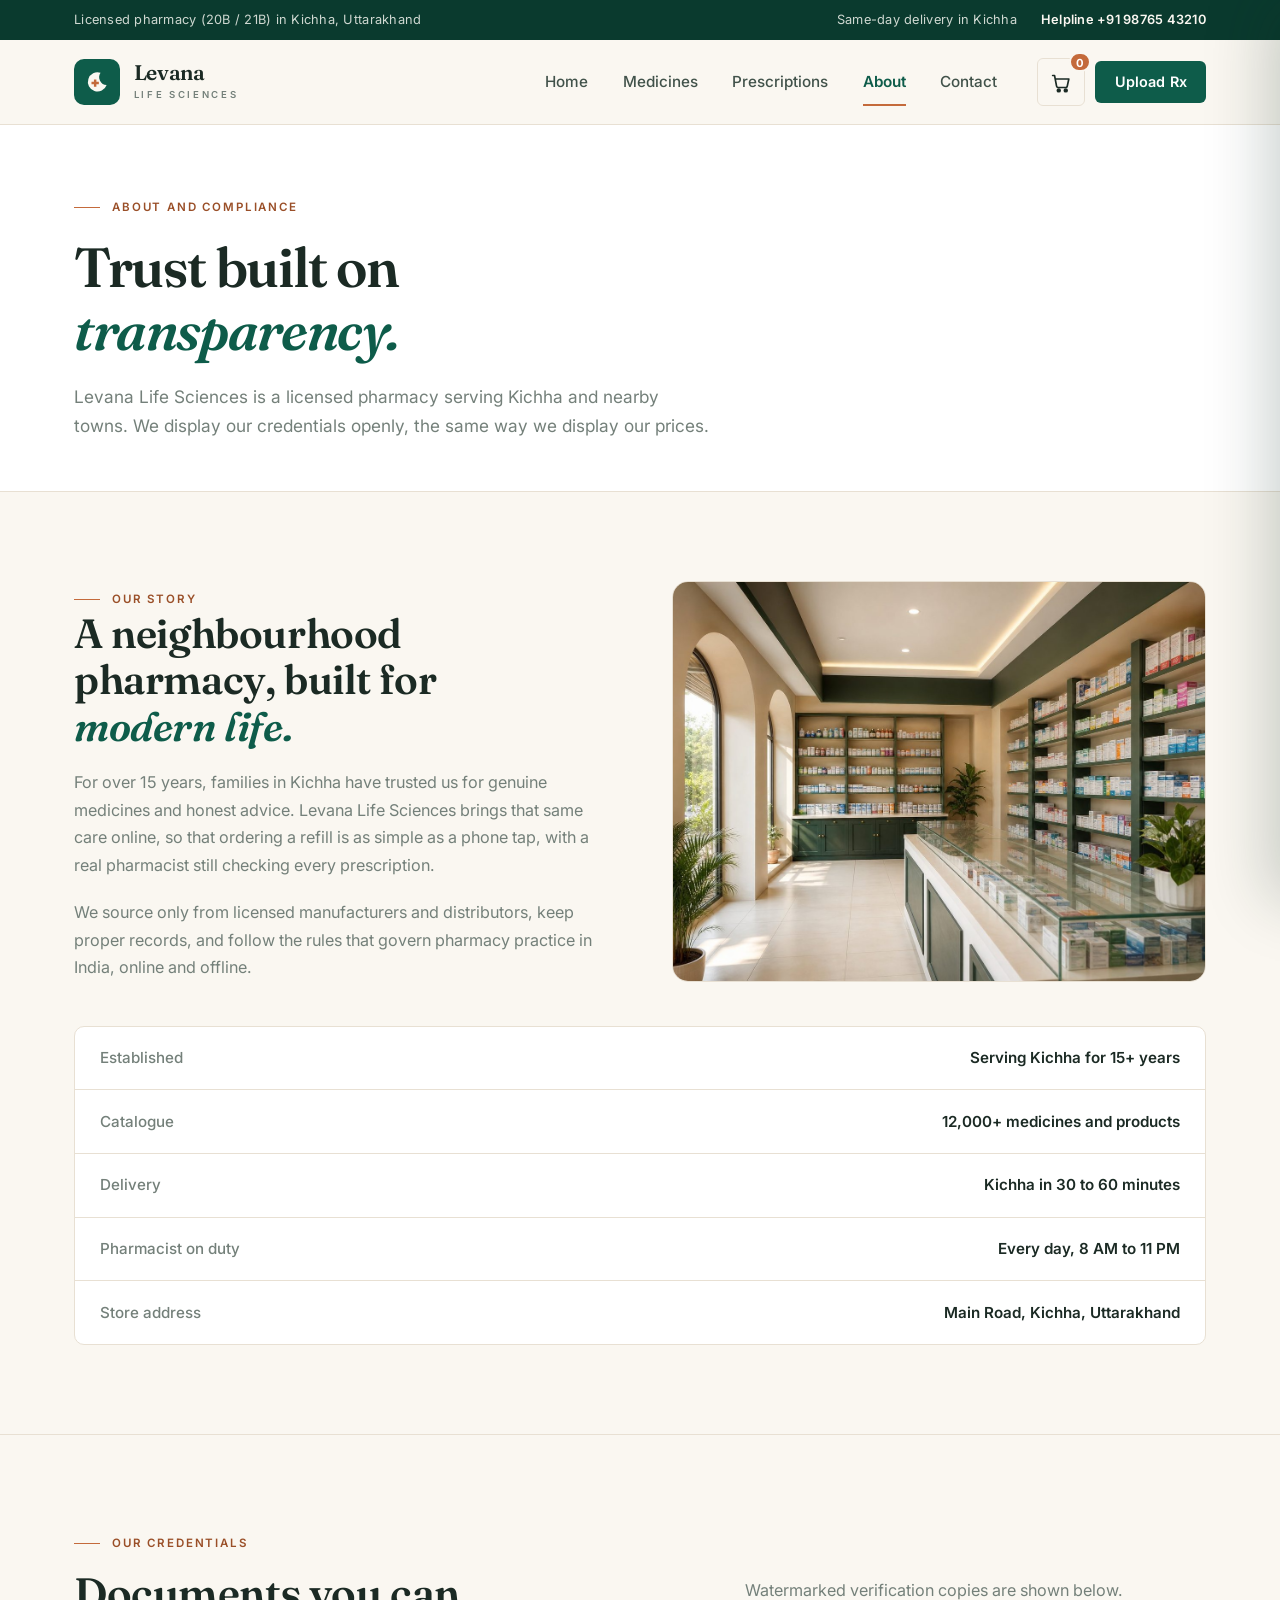
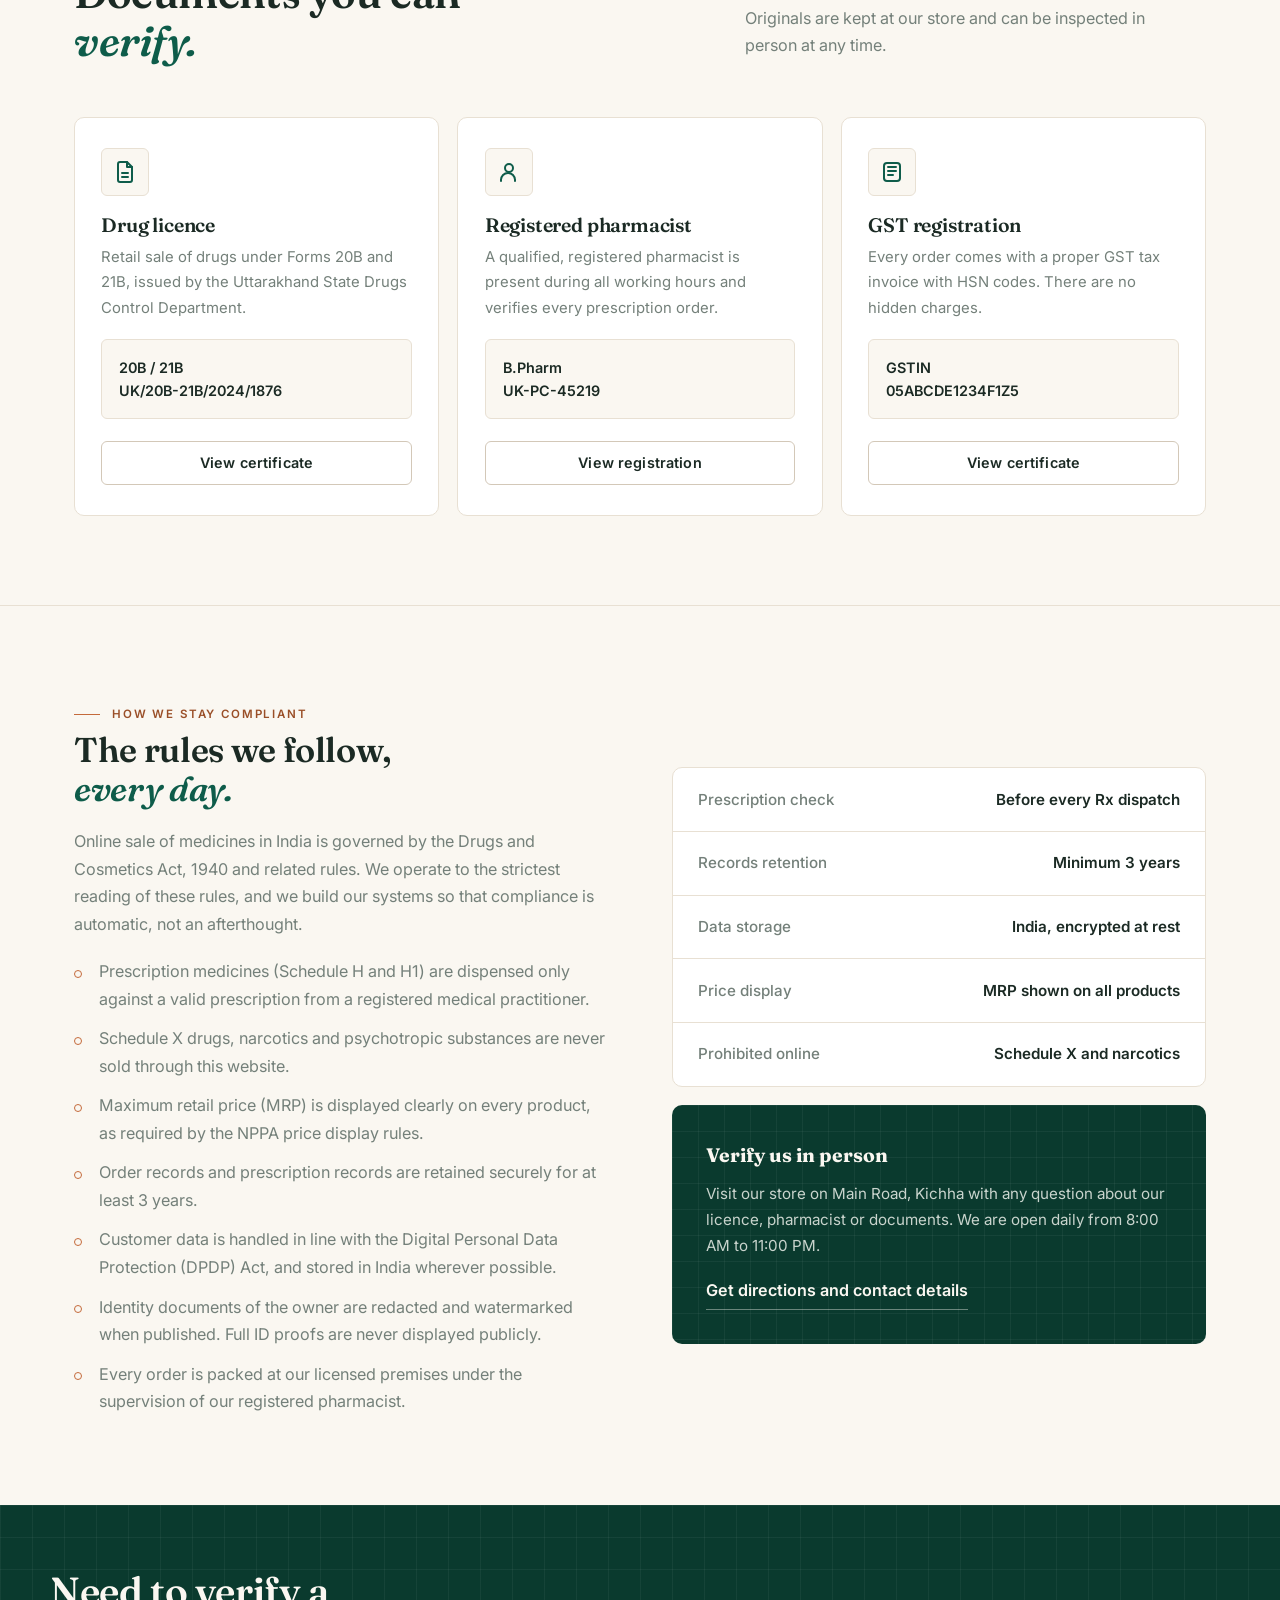
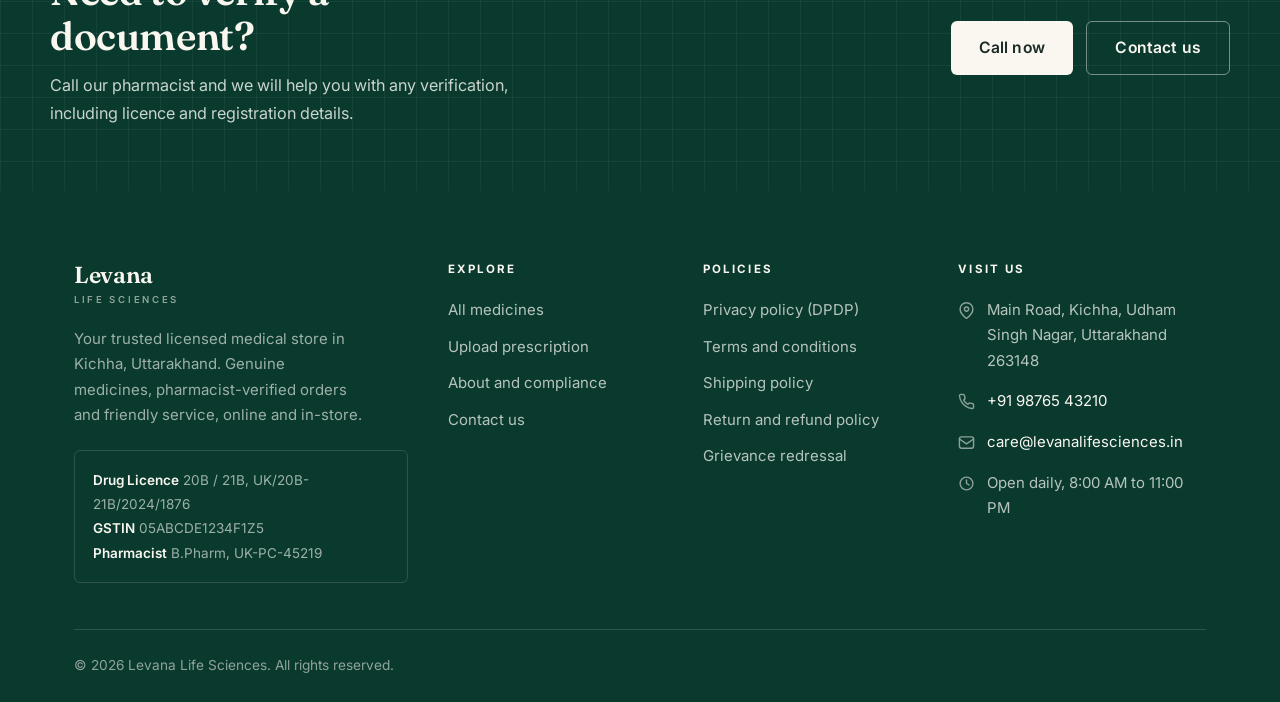
<file: site-src/original/about.html>
<!DOCTYPE html>
<html lang="en">
<head>
<meta charset="UTF-8">
<meta name="viewport" content="width=device-width, initial-scale=1.0">
<title>About and Compliance | Levana Life Sciences</title>
<meta name="description" content="Levana Life Sciences is a licensed pharmacy in Kichha, Uttarakhand. View our drug licence, pharmacist registration, GST details and compliance practices.">
<meta property="og:type" content="website">
<meta property="og:site_name" content="Levana Life Sciences">
<meta property="og:title" content="About and Compliance | Levana Life Sciences">
<meta property="og:description" content="Levana Life Sciences is a licensed pharmacy in Kichha, Uttarakhand. View our drug licence, pharmacist registration, GST details and compliance practices.">
<meta name="theme-color" content="#0e5c4a">
<link rel="icon" href="data:image/svg+xml,%3Csvg xmlns='http://www.w3.org/2000/svg' viewBox='0 0 32 32'%3E%3Crect width='32' height='32' rx='8' fill='%230e5c4a'/%3E%3Cpath d='M20 5.5a11 11 0 1 0 7 14A9 9 0 0 1 20 5.5z' fill='%23faf7f1'/%3E%3Cpath d='M12.5 13h2.8v2.8h2.8v2.8h-2.8v2.8h-2.8v-2.8H9.7v-2.8h2.8z' fill='%23c46a3b'/%3E%3C/svg%3E">
<link rel="preconnect" href="https://fonts.googleapis.com"><link rel="preconnect" href="https://fonts.gstatic.com" crossorigin><link href="https://fonts.googleapis.com/css2?family=Fraunces:ital,opsz,wght@0,9..144,500;0,9..144,600;0,9..144,700;1,9..144,500;1,9..144,600&family=Inter:wght@400;500;600;700&display=swap" rel="stylesheet">
<style>
:root {
  --ink: #1b2a24;
  --ink-soft: #41524a;
  --muted: #74807a;
  --brand: #0e5c4a;
  --brand-deep: #0a3a2e;
  --accent: #c46a3b;
  --accent-dark: #9a4f28;
  --accent-soft: #f6e6da;
  --paper: #faf7f1;
  --surface: #ffffff;
  --line: #e8e0d3;
  --line-strong: #d3c8b8;
  --rx: #b23a48;
  --font-display: "Fraunces", Georgia, "Times New Roman", serif;
  --font-body: "Inter", system-ui, -apple-system, "Segoe UI", Roboto, Arial, sans-serif;
  --r-s: 6px;
  --r-m: 10px;
  --r-l: 16px;
  --shadow-float: 0 18px 40px rgba(15, 40, 32, 0.18);
  --shadow-drawer: -24px 0 60px rgba(15, 40, 32, 0.22);
}

*,
*::before,
*::after {
  box-sizing: border-box;
  margin: 0;
  padding: 0;
}

html {
  scroll-behavior: smooth;
  scroll-padding-top: 110px;
  -webkit-text-size-adjust: 100%;
  overflow-x: clip; /* FIX-OVERFLOW: no horizontal page scroll */
}

body {
  font-family: var(--font-body);
  font-size: 1.0125rem;
  line-height: 1.7;
  color: var(--ink-soft);
  background: var(--paper);
  overflow-x: clip; /* FIX-OVERFLOW: wide children cannot scroll the viewport sideways */
}

body.no-scroll {
  overflow: hidden;
}

/* FIX-MEDIA: images and icons scale inside their containers without distortion */
img,
svg {
  display: block;
  max-width: 100%;
  height: auto;
}

a {
  color: var(--brand);
  text-decoration: none;
}

a:hover {
  text-decoration: underline;
  text-underline-offset: 3px;
}

button {
  font: inherit;
  color: inherit;
  background: none;
  border: 0;
  cursor: pointer;
}

input,
select,
textarea {
  font: inherit;
  color: inherit;
}

ul {
  list-style: none;
}

h1,
h2,
h3,
h4 {
  font-family: var(--font-display);
  color: var(--ink);
  line-height: 1.14;
  font-weight: 600;
  letter-spacing: -0.01em;
}

:focus-visible {
  outline: 2.5px solid var(--accent);
  outline-offset: 3px;
}

::selection {
  background: var(--accent-soft);
  color: var(--ink);
}

/* FIX-LAYOUT: fluid container in flexible units, no fixed pixel widths */
.container {
  width: 100%;
  max-width: 73.75rem;
  margin-inline: auto;
  padding-inline: clamp(1.125rem, 4vw, 1.5rem);
}

.skip-link {
  position: absolute;
  top: -64px;
  left: 1.25rem;
  z-index: 300;
  background: var(--ink);
  color: #fff;
  padding: 0.8rem 1.35rem;
  border-radius: 0 0 var(--r-s) var(--r-s);
  transition: top 0.2s;
}

.skip-link:focus {
  top: 0;
  text-decoration: none;
}

.label {
  display: inline-flex;
  align-items: center;
  gap: 0.75rem;
  font-family: var(--font-body);
  font-size: 0.72rem;
  font-weight: 600;
  letter-spacing: 0.16em;
  text-transform: uppercase;
  color: var(--accent-dark);
}

.label::before {
  content: "";
  width: 26px;
  height: 1px;
  background: var(--accent);
}

.section {
  padding: clamp(3.25rem, 7vw, 5.75rem) 0;
}

.section--flush {
  border-top: 1px solid var(--line);
}

.sec-head {
  display: grid;
  grid-template-columns: minmax(0, 1.15fr) minmax(0, 0.85fr);
  gap: 1.5rem 3rem;
  align-items: end;
  margin-bottom: clamp(2.15rem, 5vw, 3.25rem);
}

.sec-head h2 {
  margin-top: 0.95rem;
  font-size: clamp(1.85rem, 3.6vw, 2.65rem);
  max-width: 16ch;
}

.sec-head h2 em,
.hero h1 em,
.page-head h1 em,
.split h2 em {
  font-style: italic;
  color: var(--brand);
}

.sec-head__side {
  color: var(--muted);
  padding-bottom: 0.35rem;
}

.sec-head__side p {
  max-width: 42ch;
}

.sec-head__side .link-arrow {
  margin-top: 1rem;
}

.link-arrow {
  display: inline-flex;
  align-items: center;
  gap: 0.55rem;
  font-weight: 600;
  font-size: 0.95rem;
  color: var(--ink);
  border-bottom: 1.5px solid var(--line-strong);
  padding-bottom: 0.35rem;
  transition: border-color 0.2s, color 0.2s, gap 0.2s;
}

.link-arrow:hover {
  text-decoration: none;
  color: var(--brand);
  border-color: var(--brand);
  gap: 0.85rem;
}

.link-arrow svg {
  width: 17px;
  height: 17px;
  flex-shrink: 0;
}

.btn {
  display: inline-flex;
  align-items: center;
  justify-content: center;
  gap: 0.6rem;
  min-height: 52px;
  padding: 0.8rem 1.75rem;
  border-radius: var(--r-s);
  font-weight: 600;
  font-size: 0.98rem;
  letter-spacing: 0.01em;
  transition: background 0.2s, color 0.2s, border-color 0.2s, transform 0.15s;
  white-space: nowrap;
}

.btn:hover {
  text-decoration: none;
  transform: translateY(-1px);
}

.btn:active {
  transform: translateY(0);
}

.btn--primary {
  background: var(--brand);
  color: #fff;
}

.btn--primary:hover {
  background: var(--brand-deep);
}

.btn--primary:disabled {
  background: var(--line-strong);
  color: var(--muted);
  cursor: not-allowed;
  transform: none;
}

.btn--ghost {
  border: 1.5px solid var(--line-strong);
  color: var(--ink);
  background: transparent;
}

.btn--ghost:hover {
  border-color: var(--brand);
  color: var(--brand);
}

.btn--light {
  background: var(--paper);
  color: var(--ink);
}

.btn--light:hover {
  background: #fff;
}

.btn--outline-light {
  border: 1.5px solid rgba(250, 247, 241, 0.45);
  color: var(--paper);
}

.btn--outline-light:hover {
  border-color: var(--paper);
  background: rgba(250, 247, 241, 0.1);
}

.btn--sm {
  min-height: 42px;
  padding: 0.55rem 1.2rem;
  font-size: 0.9rem;
}

.btn--block {
  width: 100%;
}

.icon-btn {
  position: relative;
  width: 48px;
  height: 48px;
  display: grid;
  place-items: center;
  border: 1px solid var(--line);
  border-radius: var(--r-s);
  color: var(--ink);
  background: transparent;
  transition: border-color 0.2s, background 0.2s;
}

.icon-btn:hover {
  border-color: var(--brand);
  background: var(--surface);
  text-decoration: none;
}

.icon-btn svg {
  width: 21px;
  height: 21px;
}

.announce {
  background: var(--brand-deep);
  color: #cfd8d1;
  font-size: 0.8rem;
  letter-spacing: 0.02em;
}

.announce .container {
  display: flex;
  align-items: center;
  justify-content: space-between;
  gap: 1rem;
  min-height: 40px;
  padding-block: 0.45rem;
}

.announce a {
  color: var(--paper);
  font-weight: 600;
}

.announce__right {
  display: flex;
  gap: 1.5rem;
}

.site-header {
  position: sticky;
  top: 0;
  z-index: 120;
  background: rgba(250, 247, 241, 0.94);
  backdrop-filter: blur(14px);
  border-bottom: 1px solid var(--line);
}

.header-inner {
  display: flex;
  align-items: center;
  gap: 2.5rem;
  min-height: 84px;
}

.brand {
  display: inline-flex;
  align-items: center;
  gap: 0.85rem;
  color: var(--ink);
  flex-shrink: 0;
}

.brand:hover {
  text-decoration: none;
}

.brand__mark {
  width: 46px;
  height: 46px;
  border-radius: var(--r-m);
  background: var(--brand);
  color: var(--paper);
  display: grid;
  place-items: center;
  flex-shrink: 0;
}

.brand__mark svg {
  width: 28px;
  height: 28px;
}

.brand__name {
  display: block;
  white-space: nowrap; /* FIX-NAV: brand text stays on one line */
  font-family: var(--font-display);
  font-size: 1.32rem;
  font-weight: 600;
  letter-spacing: -0.015em;
  line-height: 1.05;
}

.brand__sub {
  display: block;
  margin-top: 0.28rem;
  font-size: 0.6rem;
  font-weight: 600;
  letter-spacing: 0.28em;
  text-transform: uppercase;
  color: var(--muted);
}

.site-nav {
  margin-left: auto;
}

.site-nav ul {
  display: flex;
  align-items: center;
  gap: 2.15rem;
}

.site-nav a {
  position: relative;
  display: block;
  padding: 0.55rem 0;
  font-size: 0.955rem;
  font-weight: 500;
  color: var(--ink-soft);
}

.site-nav a:hover {
  color: var(--ink);
  text-decoration: none;
}

.site-nav a.is-active {
  color: var(--brand);
  font-weight: 600;
}

.site-nav a.is-active::after {
  content: "";
  position: absolute;
  left: 0;
  right: 0;
  bottom: -0.15rem;
  height: 2px;
  background: var(--accent);
}

.header-actions {
  display: flex;
  align-items: center;
  gap: 0.65rem;
  flex-shrink: 0;
}

.nav-toggle {
  display: none;
  width: 48px;
  height: 48px;
  border: 1px solid var(--line);
  border-radius: var(--r-s);
  place-items: center;
}

.nav-toggle span {
  position: relative;
  display: block;
  width: 20px;
  height: 2px;
  background: var(--ink);
  border-radius: 2px;
  transition: background 0.2s;
}

.nav-toggle span::before,
.nav-toggle span::after {
  content: "";
  position: absolute;
  left: 0;
  width: 20px;
  height: 2px;
  background: var(--ink);
  border-radius: 2px;
  transition: top 0.25s, transform 0.25s;
}

.nav-toggle span::before {
  top: -7px;
}

.nav-toggle span::after {
  top: 7px;
}

.nav-toggle.is-open span {
  background: transparent;
}

.nav-toggle.is-open span::before {
  top: 0;
  transform: rotate(45deg);
}

.nav-toggle.is-open span::after {
  top: 0;
  transform: rotate(-45deg);
}

.cart-count {
  position: absolute;
  top: -7px;
  right: -7px;
  min-width: 20px;
  height: 20px;
  padding: 0 5px;
  display: grid;
  place-items: center;
  background: var(--accent);
  color: #fff;
  font-size: 0.7rem;
  font-weight: 700;
  border-radius: 20px;
  border: 2px solid var(--paper);
}

.hero {
  padding: clamp(2.75rem, 6vw, 4.5rem) 0 clamp(3.25rem, 7vw, 5.5rem);
}

.hero__inner {
  display: grid;
  grid-template-columns: minmax(0, 1.05fr) minmax(0, 0.95fr);
  gap: clamp(2.25rem, 5vw, 4.25rem);
  align-items: stretch;
}

.hero__copy {
  display: flex;
  flex-direction: column;
  justify-content: center;
}

.hero h1 {
  margin-top: 1.35rem;
  font-size: clamp(2.55rem, 5.6vw, 4.05rem);
  letter-spacing: -0.025em;
  line-height: 1.05;
  max-width: 12ch;
}

.hero__lead {
  margin-top: 1.5rem;
  font-size: 1.12rem;
  color: var(--ink-soft);
  max-width: 46ch;
}

.hero__actions {
  display: flex;
  flex-wrap: wrap;
  align-items: center;
  gap: 1.15rem 1.85rem;
  margin-top: 2.15rem;
}

.hero__facts {
  display: grid;
  grid-template-columns: repeat(3, minmax(0, 1fr));
  gap: 1.25rem;
  margin-top: 2.75rem;
  border-top: 1px solid var(--line);
  padding-top: 1.65rem;
}

.hero-fact strong {
  display: block;
  font-family: var(--font-display);
  font-size: 1.45rem;
  font-weight: 600;
  color: var(--ink);
  letter-spacing: -0.01em;
}

.hero-fact span {
  font-size: 0.86rem;
  color: var(--muted);
}

.hero-panel {
  position: relative;
  display: flex;
  flex-direction: column;
  justify-content: flex-end;
  gap: 1rem;
  background: var(--brand-deep);
  border-radius: var(--r-l);
  min-height: 480px;
  padding: 1.75rem;
  overflow: hidden;
  background-image:
    linear-gradient(rgba(250, 247, 241, 0.05) 1px, transparent 1px),
    linear-gradient(90deg, rgba(250, 247, 241, 0.05) 1px, transparent 1px);
  background-size: 32px 32px;
}

.hero-panel__img {
  position: absolute;
  inset: 0;
  width: 100%;
  height: 100%;
  object-fit: cover;
}

.hero-panel__veil {
  position: absolute;
  inset: 0;
  background: linear-gradient(180deg, rgba(10, 58, 46, 0.12) 0%, rgba(10, 58, 46, 0.02) 38%, rgba(10, 58, 46, 0.62) 100%);
}

.hero-panel__badge {
  position: absolute;
  top: 1.35rem;
  left: 1.35rem;
  width: 52px;
  height: 52px;
  border-radius: var(--r-m);
  background: rgba(250, 247, 241, 0.92);
  color: var(--brand);
  display: grid;
  place-items: center;
  z-index: 1;
}

.hero-panel__badge svg {
  width: 32px;
  height: 32px;
}

.media-frame {
  border-radius: var(--r-l);
  overflow: hidden;
  border: 1px solid var(--line);
  aspect-ratio: 4 / 3;
  background: #eef3ef;
}

.media-frame img {
  width: 100%;
  height: 100%;
  object-fit: cover;
  display: block;
}

.media-frame--wide {
  aspect-ratio: 16 / 8;
  margin-bottom: 1.35rem;
}

.status-card {
  position: relative;
  z-index: 1;
  display: flex;
  align-items: center;
  gap: 0.85rem;
  background: var(--paper);
  border-radius: var(--r-m);
  padding: 1.05rem 1.25rem;
  box-shadow: var(--shadow-float);
  max-width: 310px;
}

.status-card--right {
  margin-left: auto;
}

.status-card__icon {
  width: 40px;
  height: 40px;
  border-radius: 50%;
  background: #e3efe9;
  color: var(--brand);
  display: grid;
  place-items: center;
  flex-shrink: 0;
}

.status-card__icon svg {
  width: 20px;
  height: 20px;
}

.status-card strong {
  display: block;
  color: var(--ink);
  font-size: 0.92rem;
  line-height: 1.35;
}

.status-card span {
  display: block;
  margin-top: 0.15rem;
  font-size: 0.78rem;
  color: var(--muted);
}

.factbar {
  border-top: 1px solid var(--line);
  border-bottom: 1px solid var(--line);
  background: var(--surface);
}

.factbar .container {
  display: grid;
  grid-template-columns: repeat(4, minmax(0, 1fr));
}

.factbar__item {
  padding: 1.85rem 1.5rem;
  border-left: 1px solid var(--line);
}

.factbar__item:first-child {
  border-left: 0;
}

.factbar__item strong {
  display: block;
  font-family: var(--font-display);
  font-size: 1.55rem;
  font-weight: 600;
  color: var(--ink);
  letter-spacing: -0.015em;
}

.factbar__item span {
  font-size: 0.88rem;
  color: var(--muted);
}

.cat-grid {
  display: grid;
  grid-template-columns: repeat(5, minmax(0, 1fr));
  gap: 1.15rem;
}

.cat-card {
  display: flex;
  flex-direction: column;
  gap: 0.95rem;
  background: var(--surface);
  border: 1px solid var(--line);
  border-radius: var(--r-m);
  padding: 1.55rem 1.35rem;
  color: var(--ink);
  transition: border-color 0.2s, transform 0.2s;
}

.cat-card:hover {
  text-decoration: none;
  border-color: var(--brand);
  transform: translateY(-3px);
}

.cat-card__icon {
  width: 48px;
  height: 48px;
  border: 1px solid var(--line);
  border-radius: var(--r-s);
  display: grid;
  place-items: center;
  color: var(--brand);
  background: var(--paper);
}

.cat-card__icon svg {
  width: 25px;
  height: 25px;
}

.cat-card strong {
  font-family: var(--font-display);
  font-size: 1.12rem;
  font-weight: 600;
  letter-spacing: -0.01em;
}

.cat-card span {
  font-size: 0.86rem;
  color: var(--muted);
  line-height: 1.5;
  margin-top: -0.55rem;
}

.product-grid {
  display: grid;
  /* FIX-LAYOUT: min() keeps each track inside very narrow screens */
  grid-template-columns: repeat(auto-fill, minmax(min(258px, 100%), 1fr));
  gap: 1.35rem;
}

.product-card {
  display: flex;
  flex-direction: column;
  background: var(--surface);
  border: 1px solid var(--line);
  border-radius: var(--r-m);
  overflow: hidden;
  transition: border-color 0.2s, transform 0.2s;
}

.product-card:hover {
  border-color: var(--brand);
  transform: translateY(-3px);
}

.product-card__media {
  position: relative;
  aspect-ratio: 5 / 3.4;
  display: grid;
  place-items: center;
  border-bottom: 1px solid var(--line);
}

.tint-pain {
  background: #eaf1ee;
}

.tint-digestive {
  background: #f3ede3;
}

.tint-vitamins {
  background: #f2efe4;
}

.tint-ayurveda {
  background: #e9f0e4;
}

.tint-devices {
  background: #e9edf3;
}

.tint-personal {
  background: #f3eae6;
}

.product-card__icon {
  width: 98px;
  height: 98px;
  color: var(--brand);
}

.product-card__icon svg {
  width: 100%;
  height: 100%;
}

.pill-tag {
  position: absolute;
  top: 0.85rem;
  font-size: 0.68rem;
  font-weight: 700;
  letter-spacing: 0.12em;
  text-transform: uppercase;
  padding: 0.32rem 0.6rem;
  border-radius: 4px;
  background: var(--surface);
  border: 1px solid var(--line);
  color: var(--ink-soft);
}

.pill-tag--left {
  left: 0.85rem;
}

.pill-tag--right {
  right: 0.85rem;
}

.pill-tag--rx {
  color: var(--rx);
  border-color: #e5c4c8;
  background: #fbf2f3;
}

.pill-tag--off {
  color: var(--accent-dark);
  border-color: #ecd3c1;
  background: var(--accent-soft);
}

.product-card__body {
  display: flex;
  flex-direction: column;
  flex: 1;
  padding: 1.25rem 1.35rem 1.45rem;
}

.product-card__company {
  font-size: 0.7rem;
  font-weight: 600;
  letter-spacing: 0.14em;
  text-transform: uppercase;
  color: var(--muted);
}

.product-card__name {
  margin-top: 0.45rem;
  font-family: var(--font-display);
  font-size: 1.16rem;
  font-weight: 600;
  color: var(--ink);
  letter-spacing: -0.01em;
  line-height: 1.3;
}

.product-card__salt {
  margin-top: 0.35rem;
  font-size: 0.885rem;
  color: var(--brand);
  font-weight: 500;
}

.product-card__pack {
  margin-top: 0.25rem;
  font-size: 0.82rem;
  color: var(--muted);
}

.rx-mark {
  color: var(--rx);
  font-weight: 600;
}

.product-card__foot {
  margin-top: auto;
  padding-top: 1.25rem;
  display: flex;
  align-items: center;
  justify-content: space-between;
  gap: 0.85rem;
}

.price strong {
  font-family: var(--font-display);
  font-size: 1.32rem;
  font-weight: 600;
  color: var(--ink);
  letter-spacing: -0.01em;
}

.price s {
  margin-left: 0.45rem;
  font-size: 0.86rem;
  color: var(--muted);
}

.btn-add {
  min-height: 40px;
  padding: 0.55rem 1.15rem;
  border-radius: var(--r-s);
  background: var(--ink);
  color: #fff;
  font-size: 0.88rem;
  font-weight: 600;
  transition: background 0.2s;
}

.btn-add:hover {
  background: var(--brand);
}

.btn-add:disabled {
  background: var(--line-strong);
  color: var(--surface);
  cursor: default;
}

.steps-row {
  display: grid;
  grid-template-columns: repeat(4, minmax(0, 1fr));
  border-top: 1px solid var(--line);
}

.step-item {
  padding: 2.15rem 1.85rem 2.15rem 0;
  border-right: 1px solid var(--line);
  padding-right: 1.85rem;
  margin-right: 1.85rem;
}

.step-item:last-child {
  border-right: 0;
  margin-right: 0;
  padding-right: 0;
}

.step-item__num {
  font-family: var(--font-display);
  font-size: 2.35rem;
  font-weight: 500;
  color: var(--accent);
  letter-spacing: -0.02em;
  line-height: 1;
}

.step-item h3 {
  margin-top: 1.05rem;
  font-size: 1.22rem;
}

.step-item p {
  margin-top: 0.65rem;
  font-size: 0.955rem;
  color: var(--muted);
}

.split {
  display: grid;
  grid-template-columns: minmax(0, 1fr) minmax(0, 1fr);
  gap: clamp(2.25rem, 5vw, 4.5rem);
  align-items: center;
}

.split h2 {
  font-size: clamp(1.85rem, 3.4vw, 2.55rem);
  max-width: 17ch;
}

.split > div > p {
  margin-top: 1.25rem;
  color: var(--muted);
  max-width: 52ch;
}

.split .link-arrow {
  margin-top: 1.65rem;
}

.story-specs {
  margin-top: clamp(2rem, 4vw, 2.75rem);
}

.spec-rows {
  background: var(--surface);
  border: 1px solid var(--line);
  border-radius: var(--r-m);
  overflow: hidden;
}

.spec-row {
  display: flex;
  justify-content: space-between;
  gap: 1.25rem;
  padding: 1.15rem 1.55rem;
  border-bottom: 1px solid var(--line);
  font-size: 0.95rem;
}

.spec-row:last-child {
  border-bottom: 0;
}

.spec-row dt {
  color: var(--muted);
  font-weight: 500;
}

.spec-row dd {
  color: var(--ink);
  font-weight: 600;
  text-align: right;
}

.quotes {
  display: grid;
  grid-template-columns: repeat(3, minmax(0, 1fr));
  border-top: 1px solid var(--line);
  border-bottom: 1px solid var(--line);
}

.quote {
  padding: 2.35rem 2.15rem;
  border-left: 1px solid var(--line);
}

.quote:first-child {
  border-left: 0;
  padding-left: 0;
}

.quote:last-child {
  padding-right: 0;
}

.quote__mark {
  font-family: var(--font-display);
  font-size: 3.25rem;
  line-height: 0.8;
  color: var(--accent);
  opacity: 0.85;
}

.quote__stars {
  margin-top: 1.15rem;
  color: var(--accent);
  font-size: 0.95rem;
  letter-spacing: 0.28em;
}

.quote p {
  margin-top: 1.35rem;
  color: var(--ink-soft);
  font-size: 1.02rem;
}

.quote footer {
  margin-top: 1.65rem;
  display: flex;
  align-items: center;
  gap: 0.95rem;
}

.quote__avatar {
  width: 42px;
  height: 42px;
  border-radius: 50%;
  background: var(--brand);
  color: var(--paper);
  display: grid;
  place-items: center;
  font-size: 0.85rem;
  font-weight: 700;
  flex-shrink: 0;
}

.quote__who strong {
  display: block;
  color: var(--ink);
  font-size: 0.94rem;
}

.quote__who span {
  font-size: 0.82rem;
  color: var(--muted);
}

.cta-band {
  background: var(--brand-deep);
  color: #c9d4cd;
  background-image:
    linear-gradient(rgba(250, 247, 241, 0.05) 1px, transparent 1px),
    linear-gradient(90deg, rgba(250, 247, 241, 0.05) 1px, transparent 1px);
  background-size: 32px 32px;
}

.cta-band .container {
  display: flex;
  flex-wrap: wrap;
  align-items: center;
  justify-content: space-between;
  gap: 1.75rem;
  padding: clamp(2.75rem, 5.5vw, 4rem) 0;
}

.cta-band h2 {
  color: var(--paper);
  font-size: clamp(1.75rem, 3.4vw, 2.45rem);
  max-width: 18ch;
}

.cta-band p {
  margin-top: 0.85rem;
  max-width: 48ch;
}

.cta-band__actions {
  display: flex;
  flex-wrap: wrap;
  gap: 0.85rem;
}

.page-head {
  padding: clamp(2.5rem, 5.5vw, 4rem) 0 clamp(2.15rem, 4.5vw, 3.15rem);
  border-bottom: 1px solid var(--line);
  background: var(--surface);
}

.page-head .label {
  margin-bottom: 1.15rem;
}

.page-head h1 {
  font-size: clamp(2.25rem, 5vw, 3.45rem);
  letter-spacing: -0.025em;
  max-width: 16ch;
}

.page-head__lead {
  margin-top: 1.25rem;
  max-width: 58ch;
  color: var(--muted);
  font-size: 1.08rem;
}

.searchbar {
  display: flex;
  max-width: 620px;
  margin-top: 2rem;
  border: 1.5px solid var(--line-strong);
  border-radius: var(--r-s);
  background: var(--paper);
  overflow: hidden;
  transition: border-color 0.2s;
}

.searchbar:focus-within {
  border-color: var(--brand);
}

.searchbar input {
  flex: 1;
  min-width: 0;
  height: 58px;
  padding: 0 1.25rem;
  border: 0;
  background: transparent;
  font-size: 1.02rem;
}

.searchbar input:focus {
  outline: none;
}

.searchbar button {
  padding: 0 1.75rem;
  background: var(--brand);
  color: #fff;
  font-weight: 600;
  transition: background 0.2s;
}

.searchbar button:hover {
  background: var(--brand-deep);
}

.toolbar {
  display: flex;
  flex-wrap: wrap;
  align-items: center;
  justify-content: space-between;
  gap: 1.15rem;
  margin: 2rem 0 1.65rem;
}

.chips {
  display: flex;
  flex-wrap: wrap;
  gap: 0.55rem;
}

.chip {
  padding: 0.58rem 1.15rem;
  border: 1px solid var(--line-strong);
  border-radius: var(--r-s);
  background: var(--surface);
  font-size: 0.9rem;
  font-weight: 500;
  color: var(--ink-soft);
  transition: all 0.18s;
}

.chip:hover {
  border-color: var(--brand);
  color: var(--brand);
}

.chip.is-active {
  background: var(--ink);
  border-color: var(--ink);
  color: var(--paper);
}

.sortbox {
  display: flex;
  align-items: center;
  gap: 0.75rem;
  font-size: 0.92rem;
  font-weight: 500;
  color: var(--muted);
}

.sortbox select {
  height: 46px;
  max-width: 100%; /* FIX-OVERFLOW: sort select shrinks on small screens */
  min-width: 0;
  padding: 0 2.35rem 0 1rem;
  border: 1px solid var(--line-strong);
  border-radius: var(--r-s);
  background: var(--surface)
    url("data:image/svg+xml,%3Csvg xmlns='http://www.w3.org/2000/svg' width='16' height='16' viewBox='0 0 24 24' fill='none' stroke='%2374807a' stroke-width='2.4' stroke-linecap='round'%3E%3Cpath d='M6 9l6 6 6-6'/%3E%3C/svg%3E")
    no-repeat right 0.95rem center;
  font-weight: 500;
  color: var(--ink);
  appearance: none;
}

.result-line {
  font-size: 0.92rem;
  color: var(--muted);
  margin-bottom: 1.35rem;
}

.empty-state {
  text-align: center;
  padding: 4rem 1.25rem;
  border: 1px dashed var(--line-strong);
  border-radius: var(--r-m);
  background: var(--surface);
}

.empty-state strong {
  display: block;
  font-family: var(--font-display);
  font-size: 1.35rem;
  color: var(--ink);
  margin-bottom: 0.5rem;
}

.info-strip {
  margin-top: 2.5rem;
  display: grid;
  /* FIX-LAYOUT: auto-fit grid flexes between 4, 3, 2 and 1 columns */
  grid-template-columns: repeat(auto-fit, minmax(min(230px, 100%), 1fr));
  gap: 1.15rem;
}

.info-strip__item {
  background: var(--surface);
  border: 1px solid var(--line);
  border-radius: var(--r-m);
  padding: 1.55rem 1.5rem;
}

.info-strip__item strong {
  display: block;
  font-family: var(--font-display);
  color: var(--ink);
  font-size: 1.08rem;
  margin-bottom: 0.45rem;
}

.info-strip__item p {
  font-size: 0.92rem;
  color: var(--muted);
}

.rx-layout {
  display: grid;
  grid-template-columns: minmax(0, 1.05fr) minmax(0, 0.95fr);
  gap: clamp(1.85rem, 4vw, 3.5rem);
  align-items: start;
}

.rx-panel {
  background: var(--surface);
  border: 1px solid var(--line);
  border-radius: var(--r-m);
  padding: clamp(1.65rem, 3.5vw, 2.35rem);
}

.rx-panel h2 {
  font-size: 1.55rem;
}

.rx-panel .lead {
  margin: 0.75rem 0 1.55rem;
  color: var(--muted);
}

.dropzone {
  border: 1.5px dashed var(--brand);
  border-radius: var(--r-m);
  background: var(--paper);
  padding: 2.65rem 1.5rem;
  text-align: center;
  cursor: pointer;
  transition: background 0.2s, border-color 0.2s;
}

.dropzone:hover,
.dropzone.is-drag {
  background: #eef3ef;
  border-color: var(--accent);
}

.dropzone svg {
  width: 46px;
  height: 46px;
  margin: 0 auto 1.05rem;
  color: var(--brand);
}

.dropzone strong {
  display: block;
  font-size: 1.08rem;
  color: var(--ink);
}

.dropzone p {
  margin-top: 0.4rem;
  font-size: 0.92rem;
  color: var(--muted);
}

.rx-file-list {
  margin: 1.15rem 0;
  display: grid;
  gap: 0.55rem;
}

.rx-file {
  display: flex;
  align-items: center;
  gap: 0.85rem;
  border: 1px solid var(--line);
  border-radius: var(--r-s);
  padding: 0.7rem 0.95rem;
  font-size: 0.9rem;
  background: var(--paper);
}

.rx-file__name {
  flex: 1;
  min-width: 0;
  font-weight: 600;
  color: var(--ink);
  overflow: hidden;
  text-overflow: ellipsis;
  white-space: nowrap;
}

.rx-file__size {
  color: var(--muted);
  font-size: 0.82rem;
}

.note {
  display: flex;
  gap: 0.75rem;
  align-items: flex-start;
  margin-top: 1.35rem;
  padding: 1.05rem 1.2rem;
  border: 1px solid var(--line);
  border-left: 3px solid var(--accent);
  border-radius: var(--r-s);
  background: var(--surface);
  font-size: 0.92rem;
  color: var(--ink-soft);
}

.note svg {
  width: 19px;
  height: 19px;
  flex-shrink: 0;
  margin-top: 3px;
  color: var(--accent-dark);
}

.rx-steps {
  display: grid;
  gap: 1.15rem;
}

.rx-step {
  display: flex;
  gap: 1.15rem;
  background: var(--surface);
  border: 1px solid var(--line);
  border-radius: var(--r-m);
  padding: 1.55rem;
}

.rx-step__num {
  width: 42px;
  height: 42px;
  flex-shrink: 0;
  border: 1px solid var(--line-strong);
  border-radius: var(--r-s);
  display: grid;
  place-items: center;
  font-family: var(--font-display);
  font-size: 1.15rem;
  color: var(--accent-dark);
}

.rx-step h3 {
  font-size: 1.12rem;
}

.rx-step p {
  margin-top: 0.45rem;
  font-size: 0.93rem;
  color: var(--muted);
}

.cred-grid {
  display: grid;
  grid-template-columns: repeat(3, minmax(0, 1fr));
  gap: 1.15rem;
}

.cred-card {
  background: var(--surface);
  border: 1px solid var(--line);
  border-radius: var(--r-m);
  padding: 1.85rem 1.65rem;
  display: flex;
  flex-direction: column;
}

.cred-card__icon {
  width: 48px;
  height: 48px;
  border: 1px solid var(--line);
  border-radius: var(--r-s);
  display: grid;
  place-items: center;
  color: var(--brand);
  background: var(--paper);
}

.cred-card__icon svg {
  width: 24px;
  height: 24px;
}

.cred-card h3 {
  margin-top: 1.15rem;
  font-size: 1.22rem;
}

.cred-card > p {
  margin-top: 0.55rem;
  font-size: 0.93rem;
  color: var(--muted);
  flex: 1;
}

.cred-card .value {
  display: block;
  margin: 1.15rem 0 1.35rem;
  padding: 0.95rem 1.05rem;
  background: var(--paper);
  border: 1px solid var(--line);
  border-radius: var(--r-s);
  font-size: 0.9rem;
  font-weight: 600;
  color: var(--ink);
  line-height: 1.65;
}

.prose h2 {
  font-size: clamp(1.65rem, 3vw, 2.15rem);
  margin-top: 0.35rem;
}

.prose p {
  margin-top: 1.05rem;
  color: var(--muted);
  max-width: 62ch;
}

.prose ul {
  margin-top: 1.25rem;
  display: grid;
  gap: 0.75rem;
}

.prose li {
  position: relative;
  padding-left: 1.55rem;
  color: var(--muted);
  max-width: 62ch;
}

.prose li::before {
  content: "";
  position: absolute;
  left: 0;
  top: 0.72em;
  width: 8px;
  height: 8px;
  border: 1.5px solid var(--accent);
  border-radius: 50%;
}

.contact-grid {
  display: grid;
  grid-template-columns: minmax(0, 0.95fr) minmax(0, 1.05fr);
  gap: clamp(1.85rem, 4vw, 3.5rem);
  align-items: start;
}

.contact-cards {
  display: grid;
  gap: 1.05rem;
}

.contact-card {
  display: flex;
  gap: 1.15rem;
  background: var(--surface);
  border: 1px solid var(--line);
  border-radius: var(--r-m);
  padding: 1.45rem 1.55rem;
}

.contact-card__icon {
  width: 44px;
  height: 44px;
  flex-shrink: 0;
  border: 1px solid var(--line);
  border-radius: var(--r-s);
  display: grid;
  place-items: center;
  color: var(--brand);
  background: var(--paper);
}

.contact-card__icon svg {
  width: 21px;
  height: 21px;
}

.contact-card strong {
  display: block;
  color: var(--ink);
  font-size: 1.02rem;
}

.contact-card p,
.contact-card a {
  margin-top: 0.25rem;
  font-size: 0.93rem;
  color: var(--muted);
}

.contact-card a:hover {
  color: var(--brand);
}

.form-box {
  background: var(--surface);
  border: 1px solid var(--line);
  border-radius: var(--r-m);
  padding: clamp(1.65rem, 3.5vw, 2.35rem);
}

.form-box h2 {
  font-size: 1.55rem;
}

.form-box .lead {
  margin: 0.65rem 0 1.75rem;
  color: var(--muted);
}

.form-grid {
  display: grid;
  grid-template-columns: minmax(0, 1fr) minmax(0, 1fr);
  gap: 1.15rem;
}

.field {
  display: grid;
  gap: 0.45rem;
}

.field--full {
  grid-column: 1 / -1;
}

.field label {
  font-size: 0.88rem;
  font-weight: 600;
  color: var(--ink);
}

.field input,
.field textarea {
  width: 100%;
  border: 1.5px solid var(--line-strong);
  border-radius: var(--r-s);
  background: var(--paper);
  padding: 0.85rem 1.05rem;
  font-size: 0.98rem;
  transition: border-color 0.2s;
}

.field input:focus,
.field textarea:focus {
  outline: none;
  border-color: var(--brand);
  background: var(--surface);
}

.field textarea {
  min-height: 130px;
  resize: vertical;
}

.map-card {
  margin-top: 1.15rem;
  background: var(--brand-deep);
  color: var(--paper);
  border-radius: var(--r-m);
  padding: 2.15rem;
  background-image:
    linear-gradient(rgba(250, 247, 241, 0.05) 1px, transparent 1px),
    linear-gradient(90deg, rgba(250, 247, 241, 0.05) 1px, transparent 1px);
  background-size: 26px 26px;
}

.map-card strong {
  display: block;
  font-family: var(--font-display);
  font-size: 1.22rem;
}

.map-card p {
  margin-top: 0.55rem;
  color: #c9d4cd;
  font-size: 0.95rem;
}

.map-card a {
  display: inline-block;
  margin-top: 1.15rem;
  color: var(--paper);
  font-weight: 600;
  border-bottom: 1.5px solid rgba(250, 247, 241, 0.4);
  padding-bottom: 0.25rem;
}

.map-card a:hover {
  text-decoration: none;
  border-color: var(--paper);
}

.faq {
  display: grid;
  gap: 0.75rem;
  max-width: 820px;
}

.faq details {
  background: var(--surface);
  border: 1px solid var(--line);
  border-radius: var(--r-m);
  overflow: hidden;
}

.faq summary {
  list-style: none;
  cursor: pointer;
  display: flex;
  justify-content: space-between;
  align-items: center;
  gap: 1.15rem;
  padding: 1.35rem 1.55rem;
  font-weight: 600;
  font-size: 1.02rem;
  color: var(--ink);
  min-height: 62px;
}

.faq summary::-webkit-details-marker {
  display: none;
}

.faq summary::after {
  content: "";
  width: 11px;
  height: 11px;
  flex-shrink: 0;
  border-right: 2px solid var(--brand);
  border-bottom: 2px solid var(--brand);
  transform: rotate(45deg) translateY(-2px);
  transition: transform 0.25s;
}

.faq details[open] summary::after {
  transform: rotate(225deg) translateY(-2px);
}

.faq__body {
  padding: 0 1.55rem 1.55rem;
  color: var(--muted);
  font-size: 0.97rem;
  max-width: 68ch;
}

.site-footer {
  background: var(--brand-deep);
  color: #b7c4bd;
  font-size: 0.935rem;
  padding: clamp(3rem, 6vw, 4.5rem) 0 0;
}

.footer-grid {
  display: grid;
  grid-template-columns: minmax(0, 1.55fr) minmax(0, 1fr) minmax(0, 1fr) minmax(0, 1.15fr);
  gap: 2.5rem;
  padding-bottom: 2.85rem;
}

.footer-brand .brand__name {
  color: var(--paper);
  font-size: 1.45rem;
}

.footer-brand .brand__sub {
  color: #8fa39a;
}

.footer-brand p {
  margin-top: 1.15rem;
  max-width: 32ch;
  color: #9db0a7;
}

.footer-legal {
  margin-top: 1.35rem;
  padding: 1.05rem 1.15rem;
  border: 1px solid rgba(250, 247, 241, 0.14);
  border-radius: var(--r-s);
  font-size: 0.845rem;
  line-height: 1.8;
  color: #9db0a7;
}

.footer-legal strong {
  color: var(--paper);
  font-weight: 600;
}

.site-footer h4 {
  color: var(--paper);
  font-family: var(--font-body);
  font-size: 0.72rem;
  font-weight: 700;
  letter-spacing: 0.18em;
  text-transform: uppercase;
  margin-bottom: 1.35rem;
}

.footer-links {
  display: grid;
  gap: 0.7rem;
}

.footer-links a {
  color: #b7c4bd;
}

.footer-links a:hover {
  color: #fff;
  text-decoration: none;
}

.footer-contact {
  display: grid;
  gap: 0.95rem;
}

.footer-contact li {
  display: flex;
  gap: 0.75rem;
  align-items: flex-start;
}

.footer-contact svg {
  width: 17px;
  height: 17px;
  flex-shrink: 0;
  margin-top: 4px;
  opacity: 0.75;
}

.footer-contact a {
  color: var(--paper);
}

.footer-bottom {
  border-top: 1px solid rgba(250, 247, 241, 0.14);
  padding: 1.55rem 0;
  display: flex;
  flex-wrap: wrap;
  align-items: center;
  justify-content: space-between;
  gap: 1rem;
  font-size: 0.855rem;
  color: #8fa39a;
}

.overlay {
  position: fixed;
  inset: 0;
  z-index: 200;
  background: rgba(15, 35, 28, 0.5);
  backdrop-filter: blur(3px);
}

.overlay[hidden] {
  display: none;
}

.cart-drawer {
  position: fixed;
  top: 0;
  right: 0;
  z-index: 210;
  width: min(430px, 100%);
  height: 100vh;
  height: 100dvh;
  background: var(--paper);
  box-shadow: var(--shadow-drawer);
  display: flex;
  flex-direction: column;
  transform: translateX(103%);
  transition: transform 0.32s cubic-bezier(0.22, 1, 0.36, 1);
}

.cart-drawer.is-open {
  transform: translateX(0);
}

.cart-drawer__head {
  display: flex;
  align-items: center;
  justify-content: space-between;
  padding: 1.45rem 1.65rem;
  border-bottom: 1px solid var(--line);
}

.cart-drawer__head h2 {
  font-size: 1.35rem;
}

.cart-close {
  width: 42px;
  height: 42px;
  display: grid;
  place-items: center;
  border: 1px solid var(--line);
  border-radius: var(--r-s);
  font-size: 1.5rem;
  line-height: 1;
  color: var(--ink);
}

.cart-close:hover {
  border-color: var(--brand);
}

.cart-items {
  flex: 1;
  overflow-y: auto;
  padding: 1.35rem 1.65rem;
  display: grid;
  gap: 1.15rem;
  align-content: start;
}

.cart-item {
  display: flex;
  gap: 1rem;
  padding-bottom: 1.15rem;
  border-bottom: 1px solid var(--line);
}

.cart-item__thumb {
  width: 58px;
  height: 58px;
  border: 1px solid var(--line);
  border-radius: var(--r-s);
  display: grid;
  place-items: center;
  color: var(--brand);
  background: var(--surface);
  flex-shrink: 0;
}

.cart-item__thumb svg {
  width: 30px;
  height: 30px;
}

.cart-item__info {
  flex: 1;
  min-width: 0;
}

.cart-item__name {
  font-weight: 600;
  color: var(--ink);
  font-size: 0.95rem;
  line-height: 1.4;
}

.cart-item__price {
  margin: 0.25rem 0 0.65rem;
  font-size: 0.855rem;
  color: var(--muted);
}

.qty {
  display: inline-flex;
  align-items: center;
  border: 1px solid var(--line-strong);
  border-radius: var(--r-s);
  overflow: hidden;
}

.qty button {
  width: 36px;
  height: 34px;
  font-size: 1.1rem;
  font-weight: 600;
  color: var(--brand);
}

.qty button:hover {
  background: var(--surface);
}

.qty span {
  min-width: 36px;
  text-align: center;
  font-weight: 600;
  color: var(--ink);
  font-size: 0.92rem;
}

.cart-item__side {
  text-align: right;
  display: flex;
  flex-direction: column;
  align-items: flex-end;
  gap: 0.55rem;
}

.cart-item__side strong {
  color: var(--ink);
  font-family: var(--font-display);
  font-size: 1.05rem;
}

.link-btn {
  font-size: 0.85rem;
  font-weight: 600;
  color: var(--muted);
  text-decoration: underline;
  text-underline-offset: 3px;
  min-height: 32px;
}

.link-btn:hover {
  color: var(--rx);
}

.cart-empty {
  text-align: center;
  padding: 3.5rem 1rem;
  display: grid;
  gap: 1rem;
  justify-items: center;
  color: var(--muted);
}

.cart-empty svg {
  width: 54px;
  height: 54px;
  color: var(--brand);
  opacity: 0.6;
}

.cart-drawer__foot {
  border-top: 1px solid var(--line);
  padding: 1.35rem 1.65rem 1.65rem;
  background: var(--surface);
}

.delivery-note {
  font-size: 0.875rem;
  font-weight: 600;
  color: var(--brand);
  background: var(--paper);
  border: 1px solid var(--line);
  border-radius: var(--r-s);
  padding: 0.7rem 0.95rem;
  margin-bottom: 1.05rem;
}

.cart-total {
  display: flex;
  justify-content: space-between;
  align-items: baseline;
  margin-bottom: 1.15rem;
  color: var(--ink);
  font-weight: 600;
}

.cart-total strong {
  font-family: var(--font-display);
  font-size: 1.55rem;
  font-weight: 600;
}

.cart-fine {
  margin-top: 0.85rem;
  font-size: 0.8rem;
  color: var(--muted);
  text-align: center;
  line-height: 1.55;
}

.toast-wrap {
  position: fixed;
  left: 50%;
  bottom: 1.75rem;
  transform: translateX(-50%);
  z-index: 320;
  display: grid;
  gap: 0.65rem;
  width: min(440px, calc(100% - 2.5rem));
}

.toast {
  display: flex;
  align-items: center;
  gap: 0.85rem;
  background: var(--ink);
  color: var(--paper);
  border-radius: var(--r-s);
  padding: 1.05rem 1.25rem;
  font-size: 0.935rem;
  font-weight: 500;
  box-shadow: var(--shadow-float);
  opacity: 0;
  transform: translateY(12px);
  transition: opacity 0.25s, transform 0.25s;
}

.toast.is-in {
  opacity: 1;
  transform: translateY(0);
}

.toast--error {
  background: var(--rx);
}

.toast svg {
  width: 20px;
  height: 20px;
  flex-shrink: 0;
  color: var(--accent-soft);
}

.back-to-top {
  position: fixed;
  right: 1.35rem;
  bottom: 1.35rem;
  z-index: 110;
  width: 50px;
  height: 50px;
  border-radius: var(--r-s);
  background: var(--brand);
  color: #fff;
  display: grid;
  place-items: center;
  box-shadow: 0 12px 28px rgba(14, 92, 74, 0.35);
  opacity: 0;
  visibility: hidden;
  transform: translateY(10px);
  transition: opacity 0.25s, visibility 0.25s, transform 0.25s;
}

.back-to-top.is-visible {
  opacity: 1;
  visibility: visible;
  transform: translateY(0);
}

.back-to-top svg {
  width: 21px;
  height: 21px;
}

.reveal {
  opacity: 0;
  transform: translateY(18px);
  transition: opacity 0.6s cubic-bezier(0.22, 1, 0.36, 1), transform 0.6s cubic-bezier(0.22, 1, 0.36, 1);
}

.reveal.is-visible {
  opacity: 1;
  transform: none;
}

@media (prefers-reduced-motion: reduce) {
  html {
    scroll-behavior: auto;
  }

  *,
  *::before,
  *::after {
    transition: none !important;
    animation: none !important;
  }

  .reveal {
    opacity: 1;
    transform: none;
  }
}

/* FIX-OVERFLOW: wide flex and grid children shrink instead of pushing the page sideways */
.sec-head,
.sec-head > *,
.sec-head h2,
.split,
.split > *,
.split h2,
.contact-grid,
.contact-grid > *,
.rx-layout,
.rx-layout > *,
.header-inner > *,
.product-card__body,
.cart-item__info {
  min-width: 0;
}

/* FIX-OVERFLOW: long words, salts and addresses wrap instead of overflowing */
.spec-row dd,
.footer-contact,
.product-card__salt,
.product-card__pack {
  overflow-wrap: anywhere;
}

/* ============================================================
   FIX-NAV + FIX-LAYOUT: tablet and below, up to 1024px
   Navbar collapses into an accessible hamburger dropdown.
   ============================================================ */
@media (max-width: 1024px) {
  .nav-toggle {
    display: grid;
  }

  .site-nav {
    position: absolute;
    top: 100%;
    left: 0;
    right: 0;
    z-index: 110;
    margin-left: 0;
    display: none;
    background: var(--paper);
    border-bottom: 1px solid var(--line);
    box-shadow: 0 18px 30px rgba(27, 42, 36, 0.12);
    padding: 0.5rem clamp(1.125rem, 4vw, 1.5rem) 1.15rem;
  }

  .site-nav.is-open {
    display: block;
  }

  .site-nav ul {
    flex-direction: column;
    align-items: stretch;
    gap: 0;
  }

  .site-nav a {
    padding: 0.9rem 0;
    border-bottom: 1px solid var(--line);
    font-size: 1.02rem;
    white-space: nowrap;
  }

  .site-nav li:last-child a {
    border-bottom: 0;
  }

  .site-nav a.is-active::after {
    display: none;
  }

  .header-inner {
    gap: 1.15rem;
  }

  /* FIX-NAV: cart and hamburger sit flush right when the menu collapses */
  .header-actions {
    margin-left: auto;
  }

  .announce__right {
    display: none;
  }

  /* FIX-LAYOUT: two column sections stack */
  .hero__inner,
  .split,
  .rx-layout,
  .contact-grid {
    grid-template-columns: minmax(0, 1fr);
  }

  .cat-grid {
    grid-template-columns: repeat(3, minmax(0, 1fr));
  }

  .steps-row {
    grid-template-columns: repeat(2, minmax(0, 1fr));
  }

  .step-item {
    border-right: 0;
    margin-right: 0;
    padding-right: 0;
    border-bottom: 1px solid var(--line);
  }

  .step-item:nth-last-child(-n + 2) {
    border-bottom: 0;
  }

  .quotes {
    grid-template-columns: minmax(0, 1fr);
  }

  .quote {
    border-left: 0;
    border-top: 1px solid var(--line);
    padding-left: 0;
    padding-right: 0;
  }

  .quote:first-child {
    border-top: 0;
    padding-left: 0;
  }

  .cred-grid,
  .info-strip {
    grid-template-columns: minmax(0, 1fr);
  }

  .footer-grid {
    grid-template-columns: repeat(2, minmax(0, 1fr));
    gap: 2rem;
  }
}

/* ============================================================
   FIX-LAYOUT: mobile, below 640px
   ============================================================ */
@media (max-width: 640px) {
  .site-header .brand__sub {
    display: none;
  }

  .site-header .brand__name {
    font-size: 1.12rem;
  }

  .header-actions .btn {
    display: none;
  }

  .header-inner {
    gap: 0.85rem;
    min-height: 70px;
  }

  .hero-panel {
    min-height: 22rem;
    padding: 1.15rem;
  }

  .hero__facts {
    grid-template-columns: minmax(0, 1fr);
    gap: 1rem;
  }

  .factbar .container {
    grid-template-columns: repeat(2, minmax(0, 1fr));
  }

  .factbar__item {
    border-left: 0;
    padding: 1.35rem 1.15rem;
  }

  .factbar__item:nth-child(even) {
    border-left: 1px solid var(--line);
  }

  .factbar__item:nth-child(n + 3) {
    border-top: 1px solid var(--line);
  }

  .cat-grid {
    grid-template-columns: repeat(2, minmax(0, 1fr));
    gap: 0.85rem;
  }

  .steps-row {
    grid-template-columns: minmax(0, 1fr);
  }

  .step-item {
    border-bottom: 1px solid var(--line);
    padding: 1.55rem 0;
    margin: 0;
  }

  .step-item:nth-last-child(-n + 2) {
    border-bottom: 1px solid var(--line);
  }

  .step-item:last-child {
    border-bottom: 0;
  }

  .toolbar {
    flex-direction: column;
    align-items: stretch;
  }

  .sortbox {
    justify-content: space-between;
  }

  .chips {
    flex-wrap: nowrap;
    overflow-x: auto;
    padding-bottom: 0.35rem;
  }

  .chip {
    flex: 0 0 auto;
    white-space: nowrap;
  }

  .searchbar button {
    padding: 0 1.15rem;
  }

  .form-grid {
    grid-template-columns: minmax(0, 1fr);
  }

  .footer-grid {
    grid-template-columns: minmax(0, 1fr);
    gap: 1.85rem;
  }

  .product-card__foot {
    flex-direction: column;
    align-items: stretch;
    gap: 0.75rem;
  }

  .btn-add {
    width: 100%;
  }

  .status-card {
    max-width: 100%;
  }
}


</style>
</head>
<body>
<a class="skip-link" href="#main">Skip to main content</a>
<div class="announce">
<div class="container">
<span>Licensed pharmacy (20B / 21B) in Kichha, Uttarakhand</span>
<div class="announce__right">
<span>Same-day delivery in Kichha</span>
<a href="tel:+919876543210">Helpline +91 98765 43210</a>
</div>
</div>
</div>
<header class="site-header">
<div class="container header-inner">
<a class="brand" href="index.html" aria-label="Levana Life Sciences home">
<span class="brand__mark" aria-hidden="true"><svg xmlns="http://www.w3.org/2000/svg" viewBox="0 0 32 32" fill="none" width="32" height="32"><path d="M20 5.5a11 11 0 1 0 7 14 9 9 0 0 1-7-14z" fill="currentColor"/><path d="M12.5 13h2.8v2.8h2.8v2.8h-2.8v2.8h-2.8v-2.8H9.7v-2.8h2.8z" fill="#c46a3b"/></svg></span>
<span><span class="brand__name">Levana</span><span class="brand__sub">Life Sciences</span></span>
</a>
<!-- FIX-NAV: links collapse into the hamburger dropdown below 1024px -->
<nav class="site-nav" id="site-nav" aria-label="Main navigation">
<ul>
<li><a href="index.html">Home</a></li>
<li><a href="medicines.html">Medicines</a></li>
<li><a href="prescriptions.html">Prescriptions</a></li>
<li><a href="about.html" class="is-active">About</a></li>
<li><a href="contact.html">Contact</a></li>
</ul>
</nav>
<div class="header-actions">
<button class="icon-btn js-open-cart" type="button" aria-label="Open shopping cart"><svg xmlns="http://www.w3.org/2000/svg" viewBox="0 0 24 24" fill="none" stroke="currentColor" stroke-width="1.9" stroke-linecap="round" stroke-linejoin="round" width="24" height="24"><path d="M3 4h2.2l2.3 12.2a1.8 1.8 0 001.8 1.5h8.6a1.8 1.8 0 001.8-1.4L21.5 8H6"/><circle cx="10" cy="21" r="1.6" fill="currentColor"/><circle cx="18" cy="21" r="1.6" fill="currentColor"/></svg><span class="cart-count" data-cart-count hidden>0</span></button>
<a class="btn btn--primary btn--sm" href="prescriptions.html">Upload Rx</a>
<button class="nav-toggle" id="nav-toggle" type="button" aria-label="Toggle menu" aria-expanded="false" aria-controls="site-nav"><span></span></button>
</div>
</div>
</header>
<main id="main">

<section class="page-head">
<div class="container">
<span class="label">About and compliance</span>
<h1>Trust built on <em>transparency.</em></h1>
<p class="page-head__lead">Levana Life Sciences is a licensed pharmacy serving Kichha and nearby towns. We display our credentials openly, the same way we display our prices.</p>
</div>
</section>
<section class="section" aria-label="Our story">
<div class="container split">
<div>
<span class="label">Our story</span>
<h2>A neighbourhood pharmacy, built for <em>modern life.</em></h2>
<p>For over 15 years, families in Kichha have trusted us for genuine medicines and honest advice. Levana Life Sciences brings that same care online, so that ordering a refill is as simple as a phone tap, with a real pharmacist still checking every prescription.</p>
<p>We source only from licensed manufacturers and distributors, keep proper records, and follow the rules that govern pharmacy practice in India, online and offline.</p>
</div>
<div class="media-frame"><img src="[data-uri]" alt="Interior of the Levana Life Sciences store with neatly organised medicine shelves" width="1400" height="933" loading="lazy" onerror="this.onerror=null;this.src='data:image/svg+xml,%3Csvg%20xmlns%3D%22http%3A%2F%2Fwww.w3.org%2F2000%2Fsvg%22%20viewBox%3D%220%200%20800%20600%22%3E%3Crect%20width%3D%22800%22%20height%3D%22600%22%20fill%3D%22%23eef3ef%22%2F%3E%3Crect%20x%3D%2222%22%20y%3D%2222%22%20width%3D%22756%22%20height%3D%22556%22%20rx%3D%2226%22%20fill%3D%22none%22%20stroke%3D%22%230e5c4a%22%20stroke-width%3D%225%22%20stroke-dasharray%3D%2218%2013%22%2F%3E%3Ccircle%20cx%3D%22300%22%20cy%3D%22252%22%20r%3D%2248%22%20fill%3D%22%23c46a3b%22%20opacity%3D%220.55%22%2F%3E%3Cpath%20d%3D%22M190%20440l130-140%2096%20106%2072-72%20132%20142H190z%22%20fill%3D%22%230e5c4a%22%20opacity%3D%220.35%22%2F%3E%3C%2Fsvg%3E'"></div>
</div>
<div class="container story-specs">
<dl class="spec-rows">
<div class="spec-row"><dt>Established</dt><dd>Serving Kichha for 15+ years</dd></div>
<div class="spec-row"><dt>Catalogue</dt><dd>12,000+ medicines and products</dd></div>
<div class="spec-row"><dt>Delivery</dt><dd>Kichha in 30 to 60 minutes</dd></div>
<div class="spec-row"><dt>Pharmacist on duty</dt><dd>Every day, 8 AM to 11 PM</dd></div>
<div class="spec-row"><dt>Store address</dt><dd>Main Road, Kichha, Uttarakhand</dd></div>
</dl>
</div>
</section>
<section class="section section--flush" aria-labelledby="cred-title">
<div class="container">
<div class="sec-head">
<div>
<span class="label">Our credentials</span>
<h2 id="cred-title">Documents you can <em>verify.</em></h2>
</div>
<div class="sec-head__side"><p>Watermarked verification copies are shown below. Originals are kept at our store and can be inspected in person at any time.</p></div>
</div>
<div class="cred-grid">
<div class="cred-card reveal">
<div class="cred-card__icon" aria-hidden="true"><svg xmlns="http://www.w3.org/2000/svg" viewBox="0 0 24 24" fill="none" stroke="currentColor" stroke-width="2" stroke-linecap="round" stroke-linejoin="round" width="24" height="24"><path d="M14 2H7a2 2 0 00-2 2v16a2 2 0 002 2h10a2 2 0 002-2V7z"/><path d="M14 2v5h5M9 13h6M9 17h6"/></svg></div>
<h3>Drug licence</h3>
<p>Retail sale of drugs under Forms 20B and 21B, issued by the Uttarakhand State Drugs Control Department.</p>
<span class="value">20B / 21B<br>UK/20B-21B/2024/1876</span>
<button class="btn btn--ghost btn--sm js-demo-doc" type="button">View certificate</button>
</div>
<div class="cred-card reveal">
<div class="cred-card__icon" aria-hidden="true"><svg xmlns="http://www.w3.org/2000/svg" viewBox="0 0 24 24" fill="none" stroke="currentColor" stroke-width="2" stroke-linecap="round" stroke-linejoin="round" width="24" height="24"><circle cx="12" cy="8" r="4"/><path d="M4 21v-1a7 7 0 0114 0v1"/></svg></div>
<h3>Registered pharmacist</h3>
<p>A qualified, registered pharmacist is present during all working hours and verifies every prescription order.</p>
<span class="value">B.Pharm<br>UK-PC-45219</span>
<button class="btn btn--ghost btn--sm js-demo-doc" type="button">View registration</button>
</div>
<div class="cred-card reveal">
<div class="cred-card__icon" aria-hidden="true"><svg xmlns="http://www.w3.org/2000/svg" viewBox="0 0 24 24" fill="none" stroke="currentColor" stroke-width="2" stroke-linecap="round" stroke-linejoin="round" width="24" height="24"><rect x="4" y="3" width="16" height="18" rx="3"/><path d="M8 7h8M8 11h8M8 15h5"/></svg></div>
<h3>GST registration</h3>
<p>Every order comes with a proper GST tax invoice with HSN codes. There are no hidden charges.</p>
<span class="value">GSTIN<br>05ABCDE1234F1Z5</span>
<button class="btn btn--ghost btn--sm js-demo-doc" type="button">View certificate</button>
</div>
</div>
</div>
</section>
<section class="section section--flush" aria-labelledby="rules-title">
<div class="container split">
<div class="prose">
<span class="label">How we stay compliant</span>
<h2 id="rules-title">The rules we follow, <em>every day.</em></h2>
<p>Online sale of medicines in India is governed by the Drugs and Cosmetics Act, 1940 and related rules. We operate to the strictest reading of these rules, and we build our systems so that compliance is automatic, not an afterthought.</p>
<ul>
<li>Prescription medicines (Schedule H and H1) are dispensed only against a valid prescription from a registered medical practitioner.</li>
<li>Schedule X drugs, narcotics and psychotropic substances are never sold through this website.</li>
<li>Maximum retail price (MRP) is displayed clearly on every product, as required by the NPPA price display rules.</li>
<li>Order records and prescription records are retained securely for at least 3 years.</li>
<li>Customer data is handled in line with the Digital Personal Data Protection (DPDP) Act, and stored in India wherever possible.</li>
<li>Identity documents of the owner are redacted and watermarked when published. Full ID proofs are never displayed publicly.</li>
<li>Every order is packed at our licensed premises under the supervision of our registered pharmacist.</li>
</ul>
</div>
<div>
<div class="spec-rows">
<div class="spec-row"><dt>Prescription check</dt><dd>Before every Rx dispatch</dd></div>
<div class="spec-row"><dt>Records retention</dt><dd>Minimum 3 years</dd></div>
<div class="spec-row"><dt>Data storage</dt><dd>India, encrypted at rest</dd></div>
<div class="spec-row"><dt>Price display</dt><dd>MRP shown on all products</dd></div>
<div class="spec-row"><dt>Prohibited online</dt><dd>Schedule X and narcotics</dd></div>
</div>
<div class="map-card">
<strong>Verify us in person</strong>
<p>Visit our store on Main Road, Kichha with any question about our licence, pharmacist or documents. We are open daily from 8:00 AM to 11:00 PM.</p>
<a href="contact.html">Get directions and contact details</a>
</div>
</div>
</div>
</section>
<section class="cta-band" aria-label="Contact us">
<div class="container">
<div>
<h2>Need to verify a document?</h2>
<p>Call our pharmacist and we will help you with any verification, including licence and registration details.</p>
</div>
<div class="cta-band__actions">
<a class="btn btn--light" href="tel:+919876543210">Call now</a>
<a class="btn btn--outline-light" href="contact.html">Contact us</a>
</div>
</div>
</section>

</main>
<footer class="site-footer">
<div class="container">
<div class="footer-grid">
<div class="footer-brand">
<span class="brand__name">Levana</span>
<span class="brand__sub">Life Sciences</span>
<p>Your trusted licensed medical store in Kichha, Uttarakhand. Genuine medicines, pharmacist-verified orders and friendly service, online and in-store.</p>
<div class="footer-legal"><strong>Drug Licence</strong> 20B / 21B, UK/20B-21B/2024/1876<br><strong>GSTIN</strong> 05ABCDE1234F1Z5<br><strong>Pharmacist</strong> B.Pharm, UK-PC-45219</div>
</div>
<div>
<h4>Explore</h4>
<ul class="footer-links">
<li><a href="medicines.html">All medicines</a></li>
<li><a href="prescriptions.html">Upload prescription</a></li>
<li><a href="about.html">About and compliance</a></li>
<li><a href="contact.html">Contact us</a></li>
</ul>
</div>
<div>
<h4>Policies</h4>
<ul class="footer-links">
<li><a href="#" class="js-demo-doc">Privacy policy (DPDP)</a></li>
<li><a href="#" class="js-demo-doc">Terms and conditions</a></li>
<li><a href="#" class="js-demo-doc">Shipping policy</a></li>
<li><a href="#" class="js-demo-doc">Return and refund policy</a></li>
<li><a href="#" class="js-demo-doc">Grievance redressal</a></li>
</ul>
</div>
<div>
<h4>Visit us</h4>
<ul class="footer-contact">
<li><svg xmlns="http://www.w3.org/2000/svg" viewBox="0 0 24 24" fill="none" stroke="currentColor" stroke-width="2" stroke-linecap="round" stroke-linejoin="round" width="24" height="24"><path d="M21 10c0 7-9 13-9 13s-9-6-9-13a9 9 0 0118 0z"/><circle cx="12" cy="10" r="3"/></svg><span>Main Road, Kichha, Udham Singh Nagar, Uttarakhand 263148</span></li>
<li><svg xmlns="http://www.w3.org/2000/svg" viewBox="0 0 24 24" fill="none" stroke="currentColor" stroke-width="2" stroke-linecap="round" stroke-linejoin="round" width="24" height="24"><path d="M22 16.9v3a2 2 0 01-2.2 2 19.8 19.8 0 01-8.6-3.1 19.5 19.5 0 01-6-6A19.8 19.8 0 012.1 4.2 2 2 0 014.1 2h3a2 2 0 012 1.7c.1 1 .4 2 .7 2.9a2 2 0 01-.5 2.1L8 10a16 16 0 006 6l1.3-1.3a2 2 0 012.1-.5c.9.3 1.9.6 2.9.7a2 2 0 011.7 2z"/></svg><span><a href="tel:+919876543210">+91 98765 43210</a></span></li>
<li><svg xmlns="http://www.w3.org/2000/svg" viewBox="0 0 24 24" fill="none" stroke="currentColor" stroke-width="2" stroke-linecap="round" stroke-linejoin="round" width="24" height="24"><rect x="2" y="4" width="20" height="16" rx="3"/><path d="M2 7l10 7 10-7"/></svg><span><a href="mailto:care@levanalifesciences.in">care@levanalifesciences.in</a></span></li>
<li><svg xmlns="http://www.w3.org/2000/svg" viewBox="0 0 24 24" fill="none" stroke="currentColor" stroke-width="2" stroke-linecap="round" stroke-linejoin="round" width="24" height="24"><circle cx="12" cy="12" r="9"/><path d="M12 7v5l3.5 2"/></svg><span>Open daily, 8:00 AM to 11:00 PM</span></li>
</ul>
</div>
</div>
<div class="footer-bottom">
<p>&copy; <span id="year">2026</span> Levana Life Sciences. All rights reserved.</p>
</div>
</div>
</footer>
<div class="overlay" id="overlay" hidden></div>
<aside class="cart-drawer" id="cart-drawer" role="dialog" aria-modal="true" aria-labelledby="cart-title" aria-hidden="true">
<div class="cart-drawer__head">
<h2 id="cart-title">Your cart</h2>
<button class="cart-close" id="cart-close" type="button" aria-label="Close cart">&times;</button>
</div>
<div class="cart-items" id="cart-items"></div>
<div class="cart-drawer__foot">
<p class="delivery-note" id="delivery-note">Free delivery on orders above &#8377;499</p>
<div class="cart-total"><span>Subtotal</span><strong id="cart-subtotal">&#8377;0</strong></div>
<button class="btn btn--primary btn--block js-checkout" type="button">Proceed to checkout</button>
<p class="cart-fine">Taxes included. Prescription items are dispatched only after pharmacist verification.</p>
</div>
</aside>
<div class="toast-wrap" id="toast-wrap" aria-live="polite" aria-atomic="true"></div>
<button class="back-to-top" id="back-to-top" type="button" aria-label="Back to top">
<svg xmlns="http://www.w3.org/2000/svg" viewBox="0 0 24 24" fill="none" stroke="currentColor" stroke-width="2.4" stroke-linecap="round" stroke-linejoin="round" width="24" height="24"><path d="M18 15l-6-6-6 6"/></svg>
</button>
<script>
(function () {
  "use strict";

  var PRODUCTS = [
    { id: 1, name: "Crocin Advance 500mg", salt: "Paracetamol 500mg", company: "GlaxoSmithKline", pack: "Strip of 15 tablets", category: "pain", price: 28, mrp: 32, rx: false, tag: "Bestseller", icon: "carton" },
    { id: 2, name: "Dolo 650 Tablet", salt: "Paracetamol 650mg", company: "Micro Labs", pack: "Strip of 15 tablets", category: "pain", price: 30, mrp: 34, rx: false, tag: "Popular", icon: "blister" },
    { id: 3, name: "Azithral 500mg", salt: "Azithromycin 500mg", company: "Alembic Pharmaceuticals", pack: "Strip of 5 tablets", category: "pain", price: 118, mrp: 132, rx: true, tag: "", icon: "carton" },
    { id: 4, name: "Pan 40 Tablet", salt: "Pantoprazole 40mg", company: "Alkem Laboratories", pack: "Strip of 15 tablets", category: "digestive", price: 172, mrp: 196, rx: true, tag: "", icon: "carton" },
    { id: 5, name: "Cetzine 10mg", salt: "Cetirizine Hydrochloride 10mg", company: "Dr. Reddy's", pack: "Strip of 10 tablets", category: "pain", price: 26, mrp: 31, rx: false, tag: "", icon: "blister" },
    { id: 6, name: "ORS-L Orange Sachet", salt: "WHO oral rehydration formula", company: "FDC Limited", pack: "21.8g sachet", category: "digestive", price: 22, mrp: 25, rx: false, tag: "Essential", icon: "sachet" },
    { id: 7, name: "Shelcal 500mg", salt: "Calcium Carbonate with Vitamin D3", company: "Torrent Pharma", pack: "Strip of 15 tablets", category: "vitamins", price: 124, mrp: 145, rx: false, tag: "", icon: "carton" },
    { id: 8, name: "Neurobion Forte", salt: "Vitamin B Complex", company: "Merck", pack: "Strip of 30 tablets", category: "vitamins", price: 40, mrp: 46, rx: false, tag: "", icon: "blister" },
    { id: 9, name: "Dabur Chyawanprash", salt: "Amla, Ashwagandha and 40+ herbs", company: "Dabur India", pack: "1 kg jar", category: "ayurveda", price: 389, mrp: 460, rx: false, tag: "Save 471", icon: "jar" },
    { id: 10, name: "Dettol Antiseptic Liquid", salt: "Chloroxylenol 4.8% solution", company: "Reckitt", pack: "255 ml bottle", category: "personal", price: 96, mrp: 110, rx: false, tag: "Bestseller", icon: "bottle" },
    { id: 11, name: "Omron HEM-7124 BP Monitor", salt: "Digital blood pressure monitor", company: "Omron Healthcare", pack: "1 unit, 5 year warranty", category: "devices", price: 1849, mrp: 2299, rx: false, tag: "Save 450", icon: "monitor" },
    { id: 12, name: "Dr Trust Digital Thermometer", salt: "Clinical digital thermometer", company: "Dr Trust", pack: "1 unit, waterproof tip", category: "devices", price: 239, mrp: 299, rx: false, tag: "", icon: "thermo" },
    { id: 13, name: "Combiflam Tablet", salt: "Ibuprofen 400mg + Paracetamol 325mg", company: "Sanofi India", pack: "Strip of 20 tablets", category: "pain", price: 44, mrp: 50, rx: true, tag: "Popular", icon: "blister" },
    { id: 14, name: "Volini Pain Relief Gel", salt: "Diclofenac Diethylamine 1.16%", company: "Sun Pharma", pack: "30 g tube", category: "pain", price: 129, mrp: 145, rx: false, tag: "", icon: "jar" },
    { id: 15, name: "Digene Gel Mint", salt: "Magnesium Hydroxide with Simethicone", company: "Abbott", pack: "200 ml bottle", category: "digestive", price: 149, mrp: 165, rx: false, tag: "Bestseller", icon: "bottle" },
    { id: 16, name: "Eno Lemon Fruit Salt", salt: "Sodium Bicarbonate and Citric Acid", company: "GlaxoSmithKline", pack: "Pack of 6 sachets", category: "digestive", price: 54, mrp: 60, rx: false, tag: "Essential", icon: "sachet" },
    { id: 17, name: "Zincovit Multivitamin", salt: "Multivitamin with Zinc and Antioxidants", company: "Apex Laboratories", pack: "Strip of 15 tablets", category: "vitamins", price: 108, mrp: 122, rx: false, tag: "", icon: "blister" },
    { id: 18, name: "Supradyn Daily", salt: "Multivitamin with Ginseng", company: "Bayer India", pack: "Strip of 15 tablets", category: "vitamins", price: 58, mrp: 65, rx: false, tag: "", icon: "carton" },
    { id: 19, name: "Himalaya Ashwagandha", salt: "Ashwagandha root extract 600mg", company: "Himalaya Wellness", pack: "60 tablets", category: "ayurveda", price: 205, mrp: 230, rx: false, tag: "New", icon: "bottle" },
    { id: 20, name: "Liv.52 DS", salt: "Himsra and Kasani herb extracts", company: "Himalaya Wellness", pack: "60 tablets", category: "ayurveda", price: 185, mrp: 205, rx: false, tag: "", icon: "carton" },
    { id: 21, name: "Vicks VapoRub", salt: "Menthol, Camphor and Eucalyptus oil", company: "Procter & Gamble", pack: "50 ml jar", category: "personal", price: 142, mrp: 155, rx: false, tag: "Bestseller", icon: "jar" },
    { id: 22, name: "Dr Morepen Pulse Oximeter", salt: "Fingertip SpO2 and pulse monitor", company: "Dr Morepen Labs", pack: "1 unit with lanyard", category: "devices", price: 1499, mrp: 1999, rx: false, tag: "Save 500", icon: "monitor" }
  ];

  var CATEGORIES = [
    { id: "all", label: "All products" },
    { id: "otc", label: "OTC" },
    { id: "rx", label: "Prescription" },
    { id: "pain", label: "Pain relief" },
    { id: "digestive", label: "Digestive care" },
    { id: "vitamins", label: "Vitamins" },
    { id: "ayurveda", label: "Ayurveda" },
    { id: "devices", label: "Devices" },
    { id: "personal", label: "Personal care" }
  ];

  // FIX-ASSETS: every icon below is a complete inline SVG with viewBox, xmlns, width and height
  var ICONS = {
    carton: '<svg xmlns="http://www.w3.org/2000/svg" viewBox="0 0 96 96" fill="none" aria-hidden="true" width="96" height="96"><ellipse cx="48" cy="83" rx="25" ry="4.5" fill="#1b2a24" opacity="0.1"/><rect x="25" y="21" width="46" height="58" rx="5" fill="#ffffff" stroke="#d3c8b8" stroke-width="2"/><path d="M25 26a5 5 0 015-5h36a5 5 0 015 5v9H25z" fill="#0e5c4a"/><rect x="31" y="44" width="34" height="17" rx="3" fill="#e3efe9"/><path d="M45.5 47.5h5v3.5h3.5v5H50.5v3.5h-5v-3.5H42v-5h3.5z" fill="#0e5c4a"/><rect x="31" y="66" width="26" height="3" rx="1.5" fill="#c46a3b"/><rect x="31" y="72" width="16" height="3" rx="1.5" fill="#d3c8b8"/></svg>',
    blister: '<svg xmlns="http://www.w3.org/2000/svg" viewBox="0 0 96 96" fill="none" aria-hidden="true" width="96" height="96"><ellipse cx="48" cy="83" rx="28" ry="4.5" fill="#1b2a24" opacity="0.1"/><rect x="14" y="28" width="68" height="46" rx="9" fill="#ffffff" stroke="#d3c8b8" stroke-width="2"/><path d="M14 37a9 9 0 019-9h50a9 9 0 019 9v3H14z" fill="#e3efe9"/><circle cx="31" cy="53" r="7.5" fill="#f6e6da" stroke="#c46a3b" stroke-width="1.8"/><circle cx="48" cy="53" r="7.5" fill="#f6e6da" stroke="#c46a3b" stroke-width="1.8"/><circle cx="65" cy="53" r="7.5" fill="#f6e6da" stroke="#c46a3b" stroke-width="1.8"/><circle cx="31" cy="66" r="7.5" fill="#e3efe9" stroke="#0e5c4a" stroke-width="1.8"/><circle cx="48" cy="66" r="7.5" fill="#e3efe9" stroke="#0e5c4a" stroke-width="1.8"/><circle cx="65" cy="66" r="7.5" fill="#e3efe9" stroke="#0e5c4a" stroke-width="1.8"/></svg>',
    bottle: '<svg xmlns="http://www.w3.org/2000/svg" viewBox="0 0 96 96" fill="none" aria-hidden="true" width="96" height="96"><ellipse cx="48" cy="83" rx="22" ry="4.5" fill="#1b2a24" opacity="0.1"/><rect x="38" y="13" width="20" height="11" rx="3" fill="#0e5c4a"/><path d="M41 24h14v8H41z" fill="#0e5c4a" opacity="0.85"/><rect x="30" y="30" width="36" height="50" rx="9" fill="#ffffff" stroke="#d3c8b8" stroke-width="2"/><rect x="35" y="42" width="26" height="22" rx="3" fill="#e3efe9"/><path d="M45.5 46.5h5v3.5h3.5v5H50.5v3.5h-5v-3.5H42v-5h3.5z" fill="#c46a3b"/><rect x="35" y="69" width="18" height="3" rx="1.5" fill="#0e5c4a" opacity="0.55"/></svg>',
    sachet: '<svg xmlns="http://www.w3.org/2000/svg" viewBox="0 0 96 96" fill="none" aria-hidden="true" width="96" height="96"><ellipse cx="48" cy="83" rx="24" ry="4.5" fill="#1b2a24" opacity="0.1"/><path d="M24 26l4-4 4 4 4-4 4 4 4-4 4 4 4-4 4 4v48a4 4 0 01-4 4H28a4 4 0 01-4-4z" fill="#ffffff" stroke="#d3c8b8" stroke-width="2"/><circle cx="44" cy="46" r="8" stroke="#c46a3b" stroke-width="2.2"/><path d="M44 32v-4M44 64v4M30 46h-4M58 46h-4M33 35l-3-3M55 57l3 3M55 35l3-3M33 57l-3 3" stroke="#c46a3b" stroke-width="2" stroke-linecap="round"/><path d="M28 70c5-4 9-4 14 0s9 4 14 0 7-3 10-1" stroke="#0e5c4a" stroke-width="2.2" stroke-linecap="round"/></svg>',
    jar: '<svg xmlns="http://www.w3.org/2000/svg" viewBox="0 0 96 96" fill="none" aria-hidden="true" width="96" height="96"><ellipse cx="48" cy="83" rx="24" ry="4.5" fill="#1b2a24" opacity="0.1"/><rect x="28" y="20" width="40" height="14" rx="5" fill="#0e5c4a"/><rect x="25" y="32" width="46" height="48" rx="11" fill="#ffffff" stroke="#d3c8b8" stroke-width="2"/><rect x="31" y="44" width="34" height="22" rx="3" fill="#e3efe9"/><path d="M41 61c1-8 7-13 15-14-1 9-6 14-15 14z" fill="#c46a3b"/><rect x="31" y="71" width="22" height="3" rx="1.5" fill="#0e5c4a" opacity="0.5"/></svg>',
    monitor: '<svg xmlns="http://www.w3.org/2000/svg" viewBox="0 0 96 96" fill="none" aria-hidden="true" width="96" height="96"><ellipse cx="48" cy="83" rx="28" ry="4.5" fill="#1b2a24" opacity="0.1"/><rect x="14" y="28" width="68" height="42" rx="9" fill="#ffffff" stroke="#d3c8b8" stroke-width="2"/><rect x="21" y="35" width="38" height="26" rx="3" fill="#0e5c4a"/><path d="M27 43h10M27 50h16M27 57h8" stroke="#faf7f1" stroke-width="2.4" stroke-linecap="round"/><circle cx="72" cy="43" r="5.5" fill="#c46a3b"/><circle cx="72" cy="58" r="5.5" fill="#e3efe9" stroke="#d3c8b8" stroke-width="1.5"/><path d="M20 70c-4 6-2 10 4 10h10" stroke="#d3c8b8" stroke-width="3" stroke-linecap="round"/></svg>',
    thermo: '<svg xmlns="http://www.w3.org/2000/svg" viewBox="0 0 96 96" fill="none" aria-hidden="true" width="96" height="96"><ellipse cx="48" cy="83" rx="14" ry="4" fill="#1b2a24" opacity="0.1"/><rect x="40" y="14" width="16" height="58" rx="8" fill="#ffffff" stroke="#d3c8b8" stroke-width="2"/><rect x="44" y="21" width="8" height="17" rx="3" fill="#0e5c4a"/><path d="M48 55v-8" stroke="#c46a3b" stroke-width="3" stroke-linecap="round"/><circle cx="48" cy="63" r="6.5" fill="#c46a3b"/></svg>',
    cart: '<svg xmlns="http://www.w3.org/2000/svg" viewBox="0 0 24 24" fill="none" aria-hidden="true" width="24" height="24"><path d="M3 4h2.2l2.3 12.2a1.8 1.8 0 001.8 1.5h8.6a1.8 1.8 0 001.8-1.4L21.5 8H6" stroke="currentColor" stroke-width="1.9" stroke-linecap="round" stroke-linejoin="round"/><circle cx="10" cy="21" r="1.6" fill="currentColor"/><circle cx="18" cy="21" r="1.6" fill="currentColor"/></svg>',
    check: '<svg xmlns="http://www.w3.org/2000/svg" viewBox="0 0 24 24" fill="none" aria-hidden="true" width="24" height="24"><circle cx="12" cy="12" r="10" stroke="currentColor" stroke-width="2"/><path d="M7.5 12.5l3 3 6-6.5" stroke="currentColor" stroke-width="2.2" stroke-linecap="round" stroke-linejoin="round"/></svg>',
    alert: '<svg xmlns="http://www.w3.org/2000/svg" viewBox="0 0 24 24" fill="none" aria-hidden="true" width="24" height="24"><circle cx="12" cy="12" r="10" stroke="currentColor" stroke-width="2"/><path d="M12 7.5v5.5M12 16.5h.01" stroke="currentColor" stroke-width="2.2" stroke-linecap="round"/></svg>'
  };

  function $(sel, ctx) { return (ctx || document).querySelector(sel); }
  function $$(sel, ctx) { return Array.prototype.slice.call((ctx || document).querySelectorAll(sel)); }
  function fmt(n) { return "\u20B9" + n.toLocaleString("en-IN"); }
  function icon(name) { return ICONS[name] || ICONS.carton; }

  function storeGet(key, fallback) {
    try {
      var v = JSON.parse(localStorage.getItem(key));
      return v == null ? fallback : v;
    } catch (e) {
      return fallback;
    }
  }
  function storeSet(key, val) {
    try {
      localStorage.setItem(key, JSON.stringify(val));
    } catch (e) {}
  }

  var toastWrap = $("#toast-wrap");
  function toast(msg, type) {
    if (!toastWrap) return;
    var el = document.createElement("div");
    el.className = "toast toast--" + (type || "success");
    el.innerHTML = "<span>" + icon(type === "error" ? "alert" : "check") + "</span><span>" + msg + "</span>";
    toastWrap.appendChild(el);
    requestAnimationFrame(function () { el.classList.add("is-in"); });
    setTimeout(function () {
      el.classList.remove("is-in");
      setTimeout(function () { el.remove(); }, 300);
    }, 3000);
  }

  var cart = storeGet("lv-cart", []);
  var activeCat = "all";
  var searchTerm = "";
  var sortBy = "featured";

  var grid = $("#product-grid");
  var emptyState = $("#empty-state");
  var resultCount = $("#result-count");

  function filteredProducts() {
    var list = PRODUCTS.slice();
    if (activeCat === "otc") list = list.filter(function (p) { return !p.rx; });
    else if (activeCat === "rx") list = list.filter(function (p) { return p.rx; });
    else if (activeCat !== "all") list = list.filter(function (p) { return p.category === activeCat; });

    var q = searchTerm.trim().toLowerCase();
    if (q) {
      list = list.filter(function (p) {
        return (p.name + " " + p.salt + " " + p.company).toLowerCase().indexOf(q) !== -1;
      });
    }

    if (sortBy === "price-low") list.sort(function (a, b) { return a.price - b.price; });
    else if (sortBy === "price-high") list.sort(function (a, b) { return b.price - a.price; });
    else if (sortBy === "discount") list.sort(function (a, b) { return (b.mrp - b.price) / b.mrp - (a.mrp - a.price) / a.mrp; });
    else list.sort(function (a, b) { return b.id - a.id; });

    return list;
  }

  function productCard(p) {
    var off = Math.round(((p.mrp - p.price) / p.mrp) * 100);
    var inCart = cart.some(function (c) { return c.id === p.id; });
    return '<article class="product-card reveal">' +
      '<div class="product-card__media tint-' + p.category + '">' +
        (p.tag ? '<span class="pill-tag pill-tag--left">' + p.tag + "</span>" : "") +
        (off > 0 ? '<span class="pill-tag pill-tag--right pill-tag--off">' + off + "% off</span>" : "") +
        '<div class="product-card__icon">' + icon(p.icon) + "</div>" +
      "</div>" +
      '<div class="product-card__body">' +
        '<p class="product-card__company">' + p.company + "</p>" +
        '<h3 class="product-card__name">' + p.name + "</h3>" +
        '<p class="product-card__salt">' + p.salt + "</p>" +
        '<p class="product-card__pack">' + p.pack + (p.rx ? ' · <span class="rx-mark">Prescription required</span>' : "") + "</p>" +
        '<div class="product-card__foot">' +
          '<p class="price"><strong>' + fmt(p.price) + "</strong>" + (p.mrp > p.price ? "<s>" + fmt(p.mrp) + "</s>" : "") + "</p>" +
          '<button class="btn-add js-add" data-id="' + p.id + '"' + (inCart ? " disabled" : "") + ">" +
            (inCart ? "In cart" : "Add") +
          "</button>" +
        "</div>" +
      "</div>" +
    "</article>";
  }

  function renderProducts() {
    if (!grid) return;
    var limit = parseInt(grid.getAttribute("data-limit") || "0", 10);
    var all = filteredProducts();
    var list = limit ? all.slice(0, limit) : all;
    grid.innerHTML = list.map(productCard).join("");
    if (emptyState) emptyState.hidden = list.length > 0;
    if (resultCount) resultCount.textContent = all.length + " product" + (all.length === 1 ? "" : "s") + " available";
    observeReveals();
  }

  var chipWrap = $("#filter-chips");
  function renderChips() {
    if (!chipWrap) return;
    chipWrap.innerHTML = CATEGORIES.map(function (c) {
      return '<button class="chip' + (c.id === activeCat ? " is-active" : "") + '" data-cat="' + c.id + '" aria-pressed="' + (c.id === activeCat) + '">' + c.label + "</button>";
    }).join("");
  }

  if (chipWrap) {
    chipWrap.addEventListener("click", function (e) {
      var btn = e.target.closest(".chip");
      if (!btn) return;
      activeCat = btn.getAttribute("data-cat");
      renderChips();
      renderProducts();
    });
  }

  var catalogSearch = $("#catalog-search");
  if (catalogSearch) {
    catalogSearch.addEventListener("input", function (e) {
      searchTerm = e.target.value;
      renderProducts();
    });
  }

  var catalogForm = $("#catalog-search-form");
  if (catalogForm) {
    catalogForm.addEventListener("submit", function (e) { e.preventDefault(); });
  }

  var sortSelect = $("#sort-select");
  if (sortSelect) {
    sortSelect.addEventListener("change", function (e) {
      sortBy = e.target.value;
      renderProducts();
    });
  }

  var drawer = $("#cart-drawer");
  var overlay = $("#overlay");
  var cartItemsEl = $("#cart-items");
  var freeDeliveryAt = 499;

  function cartQty() {
    return cart.reduce(function (s, c) { return s + c.qty; }, 0);
  }
  function cartTotal() {
    return cart.reduce(function (s, c) {
      var p = PRODUCTS.find(function (x) { return x.id === c.id; });
      return s + (p ? p.price * c.qty : 0);
    }, 0);
  }

  function renderCart() {
    var qty = cartQty();
    $$("[data-cart-count]").forEach(function (el) {
      el.textContent = qty;
      el.hidden = qty === 0;
    });
    if (!cartItemsEl) return;

    if (!cart.length) {
      cartItemsEl.innerHTML = '<div class="cart-empty">' + icon("cart") + "<p>Your cart is empty</p>" +
        '<button class="btn btn--ghost btn--sm js-close-cart" type="button">Continue shopping</button></div>';
    } else {
      cartItemsEl.innerHTML = cart.map(function (c) {
        var p = PRODUCTS.find(function (x) { return x.id === c.id; });
        if (!p) return "";
        return '<div class="cart-item">' +
          '<div class="cart-item__thumb">' + icon(p.icon) + "</div>" +
          '<div class="cart-item__info">' +
            '<p class="cart-item__name">' + p.name + "</p>" +
            '<p class="cart-item__price">' + fmt(p.price) + (p.rx ? " · Prescription item" : "") + "</p>" +
            '<div class="qty" role="group" aria-label="Quantity for ' + p.name + '">' +
              '<button class="js-qty" data-id="' + p.id + '" data-delta="-1" aria-label="Decrease quantity">-</button>' +
              "<span>" + c.qty + "</span>" +
              '<button class="js-qty" data-id="' + p.id + '" data-delta="1" aria-label="Increase quantity">+</button>' +
            "</div>" +
          "</div>" +
          '<div class="cart-item__side"><strong>' + fmt(p.price * c.qty) + "</strong>" +
            '<button class="link-btn js-remove" data-id="' + p.id + '" aria-label="Remove ' + p.name + '">Remove</button></div>' +
        "</div>";
      }).join("");
    }

    var total = cartTotal();
    var subtotal = $("#cart-subtotal");
    if (subtotal) subtotal.textContent = fmt(total);
    var note = $("#delivery-note");
    if (note) {
      var toFree = freeDeliveryAt - total;
      note.textContent = cart.length === 0
        ? "Free delivery on orders above " + fmt(freeDeliveryAt)
        : toFree > 0
        ? "Add " + fmt(toFree) + " more for free delivery"
        : "Free delivery unlocked";
    }
  }

  function addToCart(id) {
    var item = cart.find(function (c) { return c.id === id; });
    if (item) item.qty += 1;
    else cart.push({ id: id, qty: 1 });
    storeSet("lv-cart", cart);
    renderCart();
    renderProducts();
    var p = PRODUCTS.find(function (x) { return x.id === id; });
    toast(p.name + " added to cart");
    openCart();
  }

  function changeQty(id, delta) {
    var item = cart.find(function (c) { return c.id === id; });
    if (!item) return;
    item.qty += delta;
    if (item.qty <= 0) cart = cart.filter(function (c) { return c.id !== id; });
    storeSet("lv-cart", cart);
    renderCart();
    renderProducts();
  }

  var lastFocused = null;
  function openCart() {
    if (!drawer) return;
    lastFocused = document.activeElement;
    drawer.classList.add("is-open");
    drawer.setAttribute("aria-hidden", "false");
    if (overlay) overlay.hidden = false;
    document.body.classList.add("no-scroll");
    var closeBtn = $("#cart-close");
    if (closeBtn) closeBtn.focus();
  }
  function closeCart() {
    if (!drawer) return;
    drawer.classList.remove("is-open");
    drawer.setAttribute("aria-hidden", "true");
    if (overlay) overlay.hidden = true;
    document.body.classList.remove("no-scroll");
    if (lastFocused && lastFocused.focus) lastFocused.focus();
  }
  function closeNav() {
    var siteNav = $("#site-nav");
    var navToggle = $("#nav-toggle");
    if (siteNav) siteNav.classList.remove("is-open");
    if (navToggle) {
      navToggle.setAttribute("aria-expanded", "false");
      navToggle.classList.remove("is-open");
    }
  }

  document.addEventListener("click", function (e) {
    var t = e.target;
    var add = t.closest(".js-add");
    if (add) { addToCart(parseInt(add.getAttribute("data-id"), 10)); return; }
    var qtyBtn = t.closest(".js-qty");
    if (qtyBtn) { changeQty(parseInt(qtyBtn.getAttribute("data-id"), 10), parseInt(qtyBtn.getAttribute("data-delta"), 10)); return; }
    var rm = t.closest(".js-remove");
    if (rm) {
      cart = cart.filter(function (c) { return c.id !== parseInt(rm.getAttribute("data-id"), 10); });
      storeSet("lv-cart", cart);
      renderCart();
      renderProducts();
      toast("Item removed from cart", "error");
      return;
    }
    if (t.closest(".js-open-cart")) { openCart(); return; }
    if (t.closest(".js-close-cart")) { closeCart(); return; }
    if (t.closest(".js-checkout")) {
      if (!cart.length) { toast("Your cart is empty.", "error"); return; }
      toast("Demo checkout. Razorpay will be connected in the backend phase.");
      return;
    }
    var doc = t.closest(".js-demo-doc");
    if (doc) { e.preventDefault(); toast("The watermarked certificate will open here"); return; }
    var demoForm = t.closest(".js-demo-form");
    if (demoForm) {
      e.preventDefault();
      var form = demoForm.closest("form");
      if (form) form.reset();
      toast("Message received. Our team will call you shortly.");
      return;
    }
    var header = t.closest(".site-header");
    if (!header) closeNav();
  });

  if (overlay) overlay.addEventListener("click", closeCart);
  var cartClose = $("#cart-close");
  if (cartClose) cartClose.addEventListener("click", closeCart);

  document.addEventListener("keydown", function (e) {
    if (e.key === "Escape") { closeCart(); closeNav(); }
  });

  var navToggle = $("#nav-toggle");
  var siteNav = $("#site-nav");
  if (navToggle && siteNav) {
    navToggle.addEventListener("click", function () {
      var open = siteNav.classList.toggle("is-open");
      navToggle.setAttribute("aria-expanded", String(open));
      navToggle.classList.toggle("is-open", open);
    });
    siteNav.addEventListener("click", function (e) {
      if (e.target.closest("a")) closeNav();
    });
  }

  var dropzone = $("#rx-dropzone");
  var fileInput = $("#rx-file");
  var fileList = $("#rx-file-list");
  var rxFiles = [];

  function renderRxFiles() {
    if (!fileList) return;
    fileList.innerHTML = rxFiles.map(function (f, i) {
      return '<li class="rx-file"><span class="rx-file__name">' + f.name + '</span><span class="rx-file__size">' +
        Math.max(1, Math.round(f.size / 1024)) + ' KB</span><button type="button" class="link-btn js-rx-remove" data-index="' +
        i + '" aria-label="Remove ' + f.name + '">Remove</button></li>';
    }).join("");
    var submit = $("#rx-submit");
    if (submit) submit.disabled = rxFiles.length === 0;
  }

  function addFiles(files) {
    var allowed = ["image/jpeg", "image/png", "image/webp", "application/pdf"];
    Array.prototype.slice.call(files).forEach(function (f) {
      if (allowed.indexOf(f.type) === -1) { toast('"' + f.name + '" skipped. Use JPG, PNG or PDF.', "error"); return; }
      if (f.size > 5 * 1024 * 1024) { toast('"' + f.name + '" is larger than 5 MB.', "error"); return; }
      if (rxFiles.some(function (x) { return x.name === f.name; })) return;
      rxFiles.push(f);
    });
    renderRxFiles();
  }

  if (dropzone && fileInput) {
    ["dragover", "dragenter"].forEach(function (ev) {
      dropzone.addEventListener(ev, function (e) { e.preventDefault(); dropzone.classList.add("is-drag"); });
    });
    ["dragleave", "drop"].forEach(function (ev) {
      dropzone.addEventListener(ev, function (e) { e.preventDefault(); dropzone.classList.remove("is-drag"); });
    });
    dropzone.addEventListener("drop", function (e) { addFiles(e.dataTransfer.files); });
    dropzone.addEventListener("click", function () { fileInput.click(); });
    dropzone.addEventListener("keydown", function (e) {
      if (e.key === "Enter" || e.key === " ") { e.preventDefault(); fileInput.click(); }
    });
    fileInput.addEventListener("change", function (e) { addFiles(e.target.files); });
    if (fileList) {
      fileList.addEventListener("click", function (e) {
        var rm = e.target.closest(".js-rx-remove");
        if (!rm) return;
        rxFiles.splice(parseInt(rm.getAttribute("data-index"), 10), 1);
        renderRxFiles();
      });
    }
    var rxSubmit = $("#rx-submit");
    if (rxSubmit) {
      rxSubmit.addEventListener("click", function () {
        if (!rxFiles.length) return;
        rxSubmit.disabled = true;
        rxSubmit.textContent = "Uploading";
        setTimeout(function () {
          toast("Prescription received. Our pharmacist will verify it shortly.");
          rxFiles = [];
          renderRxFiles();
          rxSubmit.textContent = "Submit prescription";
        }, 900);
      });
    }
    renderRxFiles();
  }

  $$(".faq details").forEach(function (d) {
    d.addEventListener("toggle", function () {
      if (d.open) {
        $$(".faq details").forEach(function (o) {
          if (o !== d) o.open = false;
        });
      }
    });
  });

  var revealObserver = null;
  function observeReveals() {
    var els = $$(".reveal:not(.is-visible)");
    if (!("IntersectionObserver" in window)) {
      els.forEach(function (el) { el.classList.add("is-visible"); });
      return;
    }
    if (!revealObserver) {
      revealObserver = new IntersectionObserver(function (entries) {
        entries.forEach(function (en) {
          if (en.isIntersecting) {
            en.target.classList.add("is-visible");
            revealObserver.unobserve(en.target);
          }
        });
      }, { threshold: 0.1 });
    }
    els.forEach(function (el) { revealObserver.observe(el); });
  }

  var backTop = $("#back-to-top");
  if (backTop) {
    window.addEventListener("scroll", function () {
      backTop.classList.toggle("is-visible", window.scrollY > 600);
    }, { passive: true });
    backTop.addEventListener("click", function () { window.scrollTo({ top: 0, behavior: "smooth" }); });
  }

  if (grid) {
    var params = new URLSearchParams(window.location.search);
    var catParam = params.get("cat");
    var qParam = params.get("q");
    if (catParam && CATEGORIES.some(function (c) { return c.id === catParam; })) activeCat = catParam;
    if (qParam) {
      searchTerm = qParam;
      if (catalogSearch) catalogSearch.value = qParam;
    }
    renderChips();
    renderProducts();
  }

  renderCart();
  observeReveals();

  var yearEl = $("#year");
  if (yearEl) yearEl.textContent = new Date().getFullYear();
})();

</script>
</body>
</html>
</file>
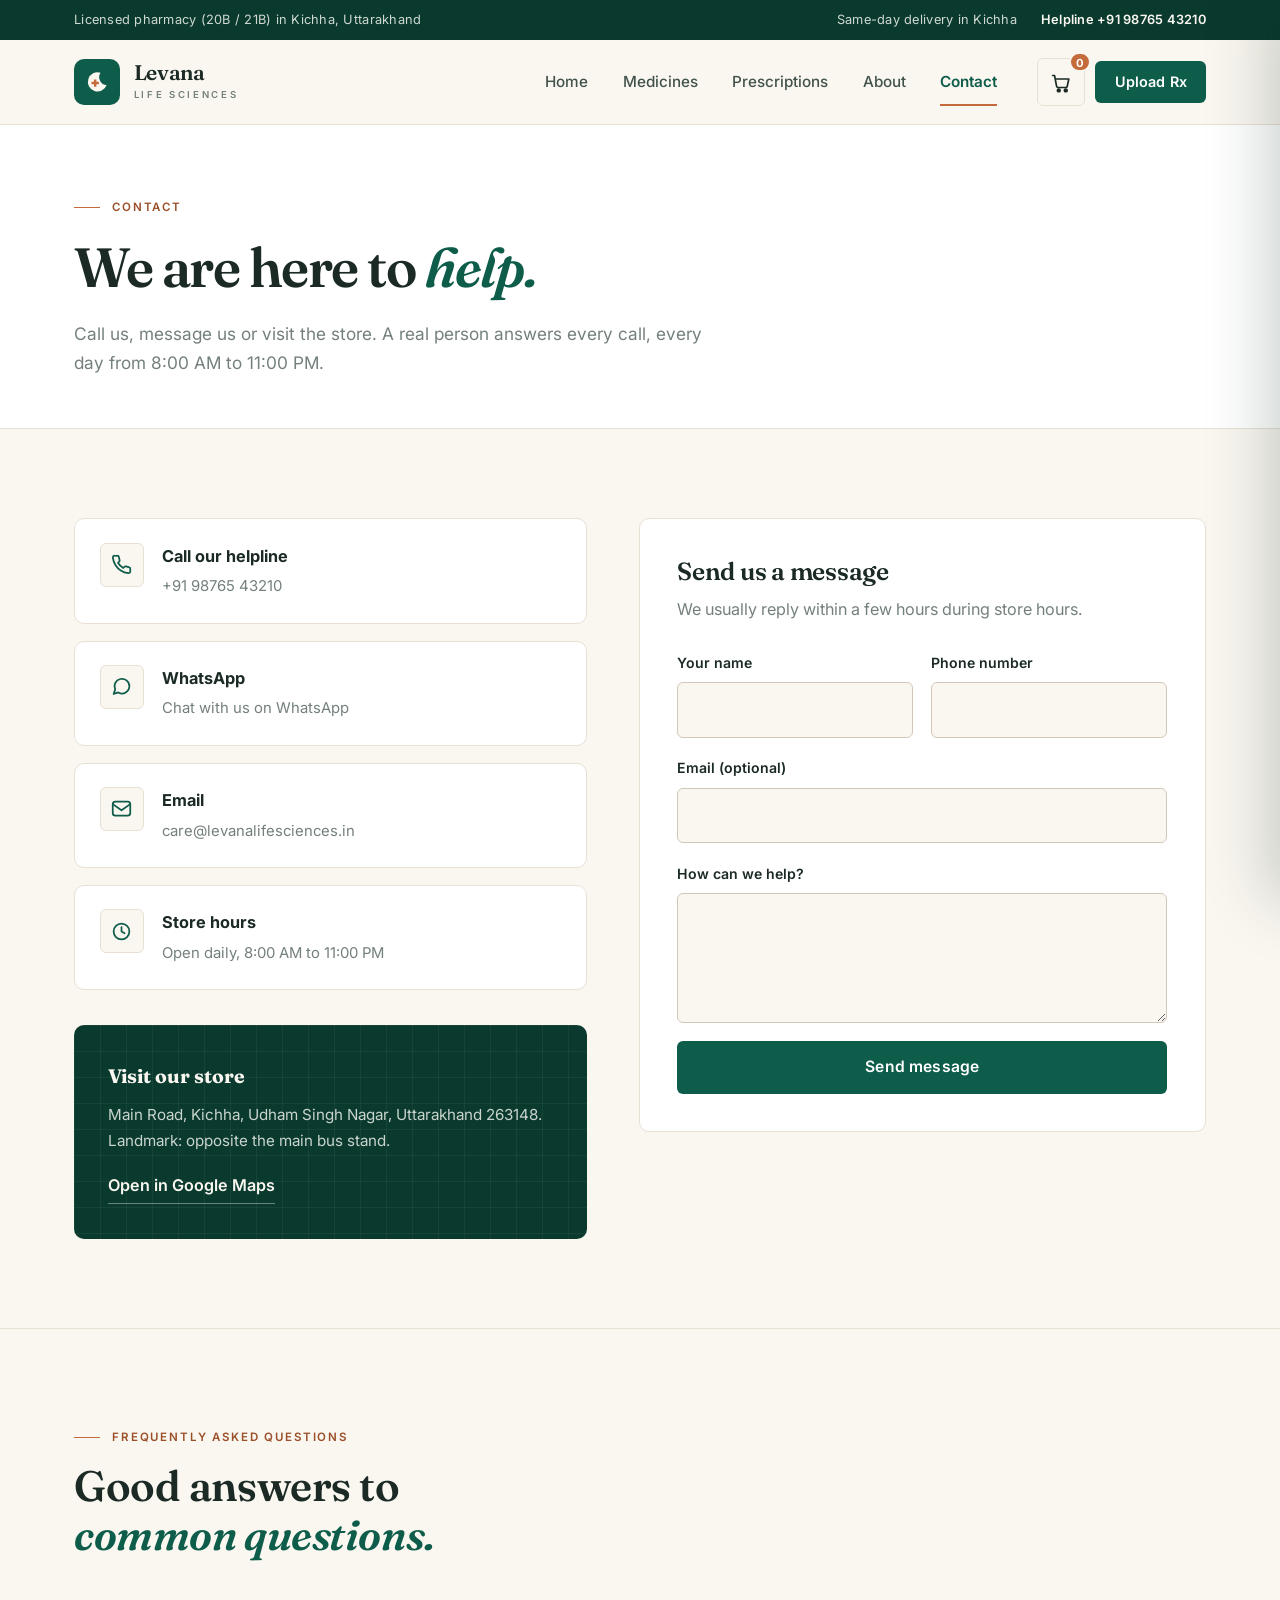
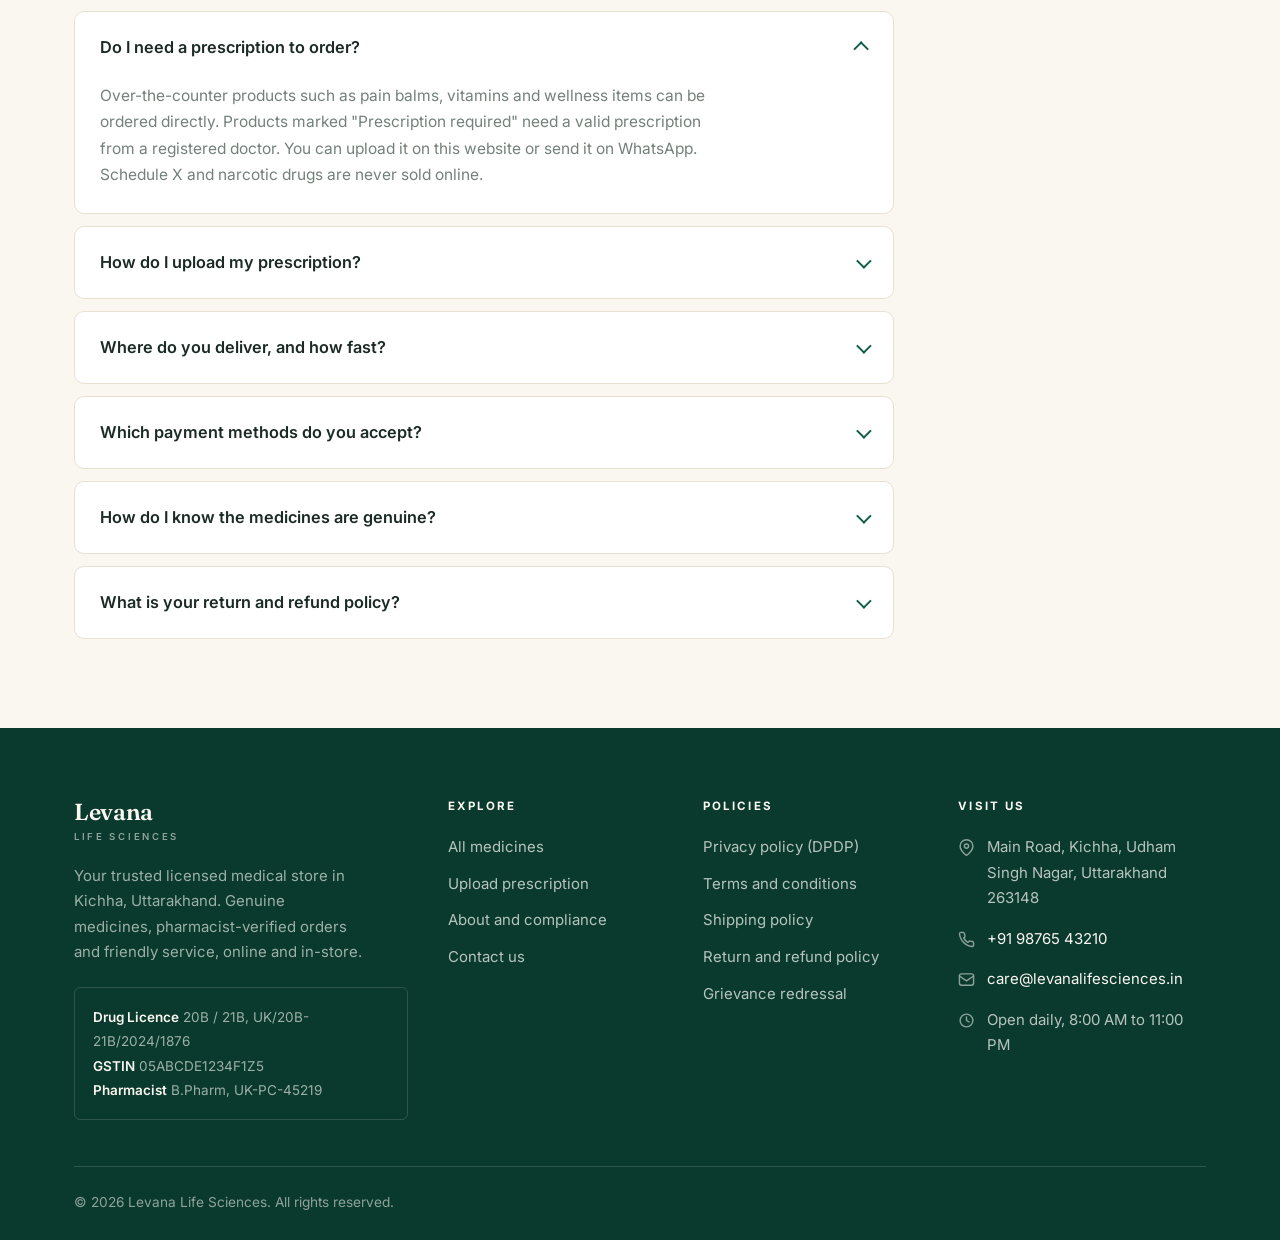
<file: site-src/original/contact.html>
<!DOCTYPE html>
<html lang="en">
<head>
<meta charset="UTF-8">
<meta name="viewport" content="width=device-width, initial-scale=1.0">
<title>Contact Us | Levana Life Sciences</title>
<meta name="description" content="Contact Levana Life Sciences in Kichha, Uttarakhand. Call our helpline, chat on WhatsApp, visit our store or send us a message. We reply quickly.">
<meta property="og:type" content="website">
<meta property="og:site_name" content="Levana Life Sciences">
<meta property="og:title" content="Contact Us | Levana Life Sciences">
<meta property="og:description" content="Contact Levana Life Sciences in Kichha, Uttarakhand. Call our helpline, chat on WhatsApp, visit our store or send us a message. We reply quickly.">
<meta name="theme-color" content="#0e5c4a">
<link rel="icon" href="data:image/svg+xml,%3Csvg xmlns='http://www.w3.org/2000/svg' viewBox='0 0 32 32'%3E%3Crect width='32' height='32' rx='8' fill='%230e5c4a'/%3E%3Cpath d='M20 5.5a11 11 0 1 0 7 14A9 9 0 0 1 20 5.5z' fill='%23faf7f1'/%3E%3Cpath d='M12.5 13h2.8v2.8h2.8v2.8h-2.8v2.8h-2.8v-2.8H9.7v-2.8h2.8z' fill='%23c46a3b'/%3E%3C/svg%3E">
<link rel="preconnect" href="https://fonts.googleapis.com"><link rel="preconnect" href="https://fonts.gstatic.com" crossorigin><link href="https://fonts.googleapis.com/css2?family=Fraunces:ital,opsz,wght@0,9..144,500;0,9..144,600;0,9..144,700;1,9..144,500;1,9..144,600&family=Inter:wght@400;500;600;700&display=swap" rel="stylesheet">
<style>
:root {
  --ink: #1b2a24;
  --ink-soft: #41524a;
  --muted: #74807a;
  --brand: #0e5c4a;
  --brand-deep: #0a3a2e;
  --accent: #c46a3b;
  --accent-dark: #9a4f28;
  --accent-soft: #f6e6da;
  --paper: #faf7f1;
  --surface: #ffffff;
  --line: #e8e0d3;
  --line-strong: #d3c8b8;
  --rx: #b23a48;
  --font-display: "Fraunces", Georgia, "Times New Roman", serif;
  --font-body: "Inter", system-ui, -apple-system, "Segoe UI", Roboto, Arial, sans-serif;
  --r-s: 6px;
  --r-m: 10px;
  --r-l: 16px;
  --shadow-float: 0 18px 40px rgba(15, 40, 32, 0.18);
  --shadow-drawer: -24px 0 60px rgba(15, 40, 32, 0.22);
}

*,
*::before,
*::after {
  box-sizing: border-box;
  margin: 0;
  padding: 0;
}

html {
  scroll-behavior: smooth;
  scroll-padding-top: 110px;
  -webkit-text-size-adjust: 100%;
  overflow-x: clip; /* FIX-OVERFLOW: no horizontal page scroll */
}

body {
  font-family: var(--font-body);
  font-size: 1.0125rem;
  line-height: 1.7;
  color: var(--ink-soft);
  background: var(--paper);
  overflow-x: clip; /* FIX-OVERFLOW: wide children cannot scroll the viewport sideways */
}

body.no-scroll {
  overflow: hidden;
}

/* FIX-MEDIA: images and icons scale inside their containers without distortion */
img,
svg {
  display: block;
  max-width: 100%;
  height: auto;
}

a {
  color: var(--brand);
  text-decoration: none;
}

a:hover {
  text-decoration: underline;
  text-underline-offset: 3px;
}

button {
  font: inherit;
  color: inherit;
  background: none;
  border: 0;
  cursor: pointer;
}

input,
select,
textarea {
  font: inherit;
  color: inherit;
}

ul {
  list-style: none;
}

h1,
h2,
h3,
h4 {
  font-family: var(--font-display);
  color: var(--ink);
  line-height: 1.14;
  font-weight: 600;
  letter-spacing: -0.01em;
}

:focus-visible {
  outline: 2.5px solid var(--accent);
  outline-offset: 3px;
}

::selection {
  background: var(--accent-soft);
  color: var(--ink);
}

/* FIX-LAYOUT: fluid container in flexible units, no fixed pixel widths */
.container {
  width: 100%;
  max-width: 73.75rem;
  margin-inline: auto;
  padding-inline: clamp(1.125rem, 4vw, 1.5rem);
}

.skip-link {
  position: absolute;
  top: -64px;
  left: 1.25rem;
  z-index: 300;
  background: var(--ink);
  color: #fff;
  padding: 0.8rem 1.35rem;
  border-radius: 0 0 var(--r-s) var(--r-s);
  transition: top 0.2s;
}

.skip-link:focus {
  top: 0;
  text-decoration: none;
}

.label {
  display: inline-flex;
  align-items: center;
  gap: 0.75rem;
  font-family: var(--font-body);
  font-size: 0.72rem;
  font-weight: 600;
  letter-spacing: 0.16em;
  text-transform: uppercase;
  color: var(--accent-dark);
}

.label::before {
  content: "";
  width: 26px;
  height: 1px;
  background: var(--accent);
}

.section {
  padding: clamp(3.25rem, 7vw, 5.75rem) 0;
}

.section--flush {
  border-top: 1px solid var(--line);
}

.sec-head {
  display: grid;
  grid-template-columns: minmax(0, 1.15fr) minmax(0, 0.85fr);
  gap: 1.5rem 3rem;
  align-items: end;
  margin-bottom: clamp(2.15rem, 5vw, 3.25rem);
}

.sec-head h2 {
  margin-top: 0.95rem;
  font-size: clamp(1.85rem, 3.6vw, 2.65rem);
  max-width: 16ch;
}

.sec-head h2 em,
.hero h1 em,
.page-head h1 em,
.split h2 em {
  font-style: italic;
  color: var(--brand);
}

.sec-head__side {
  color: var(--muted);
  padding-bottom: 0.35rem;
}

.sec-head__side p {
  max-width: 42ch;
}

.sec-head__side .link-arrow {
  margin-top: 1rem;
}

.link-arrow {
  display: inline-flex;
  align-items: center;
  gap: 0.55rem;
  font-weight: 600;
  font-size: 0.95rem;
  color: var(--ink);
  border-bottom: 1.5px solid var(--line-strong);
  padding-bottom: 0.35rem;
  transition: border-color 0.2s, color 0.2s, gap 0.2s;
}

.link-arrow:hover {
  text-decoration: none;
  color: var(--brand);
  border-color: var(--brand);
  gap: 0.85rem;
}

.link-arrow svg {
  width: 17px;
  height: 17px;
  flex-shrink: 0;
}

.btn {
  display: inline-flex;
  align-items: center;
  justify-content: center;
  gap: 0.6rem;
  min-height: 52px;
  padding: 0.8rem 1.75rem;
  border-radius: var(--r-s);
  font-weight: 600;
  font-size: 0.98rem;
  letter-spacing: 0.01em;
  transition: background 0.2s, color 0.2s, border-color 0.2s, transform 0.15s;
  white-space: nowrap;
}

.btn:hover {
  text-decoration: none;
  transform: translateY(-1px);
}

.btn:active {
  transform: translateY(0);
}

.btn--primary {
  background: var(--brand);
  color: #fff;
}

.btn--primary:hover {
  background: var(--brand-deep);
}

.btn--primary:disabled {
  background: var(--line-strong);
  color: var(--muted);
  cursor: not-allowed;
  transform: none;
}

.btn--ghost {
  border: 1.5px solid var(--line-strong);
  color: var(--ink);
  background: transparent;
}

.btn--ghost:hover {
  border-color: var(--brand);
  color: var(--brand);
}

.btn--light {
  background: var(--paper);
  color: var(--ink);
}

.btn--light:hover {
  background: #fff;
}

.btn--outline-light {
  border: 1.5px solid rgba(250, 247, 241, 0.45);
  color: var(--paper);
}

.btn--outline-light:hover {
  border-color: var(--paper);
  background: rgba(250, 247, 241, 0.1);
}

.btn--sm {
  min-height: 42px;
  padding: 0.55rem 1.2rem;
  font-size: 0.9rem;
}

.btn--block {
  width: 100%;
}

.icon-btn {
  position: relative;
  width: 48px;
  height: 48px;
  display: grid;
  place-items: center;
  border: 1px solid var(--line);
  border-radius: var(--r-s);
  color: var(--ink);
  background: transparent;
  transition: border-color 0.2s, background 0.2s;
}

.icon-btn:hover {
  border-color: var(--brand);
  background: var(--surface);
  text-decoration: none;
}

.icon-btn svg {
  width: 21px;
  height: 21px;
}

.announce {
  background: var(--brand-deep);
  color: #cfd8d1;
  font-size: 0.8rem;
  letter-spacing: 0.02em;
}

.announce .container {
  display: flex;
  align-items: center;
  justify-content: space-between;
  gap: 1rem;
  min-height: 40px;
  padding-block: 0.45rem;
}

.announce a {
  color: var(--paper);
  font-weight: 600;
}

.announce__right {
  display: flex;
  gap: 1.5rem;
}

.site-header {
  position: sticky;
  top: 0;
  z-index: 120;
  background: rgba(250, 247, 241, 0.94);
  backdrop-filter: blur(14px);
  border-bottom: 1px solid var(--line);
}

.header-inner {
  display: flex;
  align-items: center;
  gap: 2.5rem;
  min-height: 84px;
}

.brand {
  display: inline-flex;
  align-items: center;
  gap: 0.85rem;
  color: var(--ink);
  flex-shrink: 0;
}

.brand:hover {
  text-decoration: none;
}

.brand__mark {
  width: 46px;
  height: 46px;
  border-radius: var(--r-m);
  background: var(--brand);
  color: var(--paper);
  display: grid;
  place-items: center;
  flex-shrink: 0;
}

.brand__mark svg {
  width: 28px;
  height: 28px;
}

.brand__name {
  display: block;
  white-space: nowrap; /* FIX-NAV: brand text stays on one line */
  font-family: var(--font-display);
  font-size: 1.32rem;
  font-weight: 600;
  letter-spacing: -0.015em;
  line-height: 1.05;
}

.brand__sub {
  display: block;
  margin-top: 0.28rem;
  font-size: 0.6rem;
  font-weight: 600;
  letter-spacing: 0.28em;
  text-transform: uppercase;
  color: var(--muted);
}

.site-nav {
  margin-left: auto;
}

.site-nav ul {
  display: flex;
  align-items: center;
  gap: 2.15rem;
}

.site-nav a {
  position: relative;
  display: block;
  padding: 0.55rem 0;
  font-size: 0.955rem;
  font-weight: 500;
  color: var(--ink-soft);
}

.site-nav a:hover {
  color: var(--ink);
  text-decoration: none;
}

.site-nav a.is-active {
  color: var(--brand);
  font-weight: 600;
}

.site-nav a.is-active::after {
  content: "";
  position: absolute;
  left: 0;
  right: 0;
  bottom: -0.15rem;
  height: 2px;
  background: var(--accent);
}

.header-actions {
  display: flex;
  align-items: center;
  gap: 0.65rem;
  flex-shrink: 0;
}

.nav-toggle {
  display: none;
  width: 48px;
  height: 48px;
  border: 1px solid var(--line);
  border-radius: var(--r-s);
  place-items: center;
}

.nav-toggle span {
  position: relative;
  display: block;
  width: 20px;
  height: 2px;
  background: var(--ink);
  border-radius: 2px;
  transition: background 0.2s;
}

.nav-toggle span::before,
.nav-toggle span::after {
  content: "";
  position: absolute;
  left: 0;
  width: 20px;
  height: 2px;
  background: var(--ink);
  border-radius: 2px;
  transition: top 0.25s, transform 0.25s;
}

.nav-toggle span::before {
  top: -7px;
}

.nav-toggle span::after {
  top: 7px;
}

.nav-toggle.is-open span {
  background: transparent;
}

.nav-toggle.is-open span::before {
  top: 0;
  transform: rotate(45deg);
}

.nav-toggle.is-open span::after {
  top: 0;
  transform: rotate(-45deg);
}

.cart-count {
  position: absolute;
  top: -7px;
  right: -7px;
  min-width: 20px;
  height: 20px;
  padding: 0 5px;
  display: grid;
  place-items: center;
  background: var(--accent);
  color: #fff;
  font-size: 0.7rem;
  font-weight: 700;
  border-radius: 20px;
  border: 2px solid var(--paper);
}

.hero {
  padding: clamp(2.75rem, 6vw, 4.5rem) 0 clamp(3.25rem, 7vw, 5.5rem);
}

.hero__inner {
  display: grid;
  grid-template-columns: minmax(0, 1.05fr) minmax(0, 0.95fr);
  gap: clamp(2.25rem, 5vw, 4.25rem);
  align-items: stretch;
}

.hero__copy {
  display: flex;
  flex-direction: column;
  justify-content: center;
}

.hero h1 {
  margin-top: 1.35rem;
  font-size: clamp(2.55rem, 5.6vw, 4.05rem);
  letter-spacing: -0.025em;
  line-height: 1.05;
  max-width: 12ch;
}

.hero__lead {
  margin-top: 1.5rem;
  font-size: 1.12rem;
  color: var(--ink-soft);
  max-width: 46ch;
}

.hero__actions {
  display: flex;
  flex-wrap: wrap;
  align-items: center;
  gap: 1.15rem 1.85rem;
  margin-top: 2.15rem;
}

.hero__facts {
  display: grid;
  grid-template-columns: repeat(3, minmax(0, 1fr));
  gap: 1.25rem;
  margin-top: 2.75rem;
  border-top: 1px solid var(--line);
  padding-top: 1.65rem;
}

.hero-fact strong {
  display: block;
  font-family: var(--font-display);
  font-size: 1.45rem;
  font-weight: 600;
  color: var(--ink);
  letter-spacing: -0.01em;
}

.hero-fact span {
  font-size: 0.86rem;
  color: var(--muted);
}

.hero-panel {
  position: relative;
  display: flex;
  flex-direction: column;
  justify-content: flex-end;
  gap: 1rem;
  background: var(--brand-deep);
  border-radius: var(--r-l);
  min-height: 480px;
  padding: 1.75rem;
  overflow: hidden;
  background-image:
    linear-gradient(rgba(250, 247, 241, 0.05) 1px, transparent 1px),
    linear-gradient(90deg, rgba(250, 247, 241, 0.05) 1px, transparent 1px);
  background-size: 32px 32px;
}

.hero-panel__img {
  position: absolute;
  inset: 0;
  width: 100%;
  height: 100%;
  object-fit: cover;
}

.hero-panel__veil {
  position: absolute;
  inset: 0;
  background: linear-gradient(180deg, rgba(10, 58, 46, 0.12) 0%, rgba(10, 58, 46, 0.02) 38%, rgba(10, 58, 46, 0.62) 100%);
}

.hero-panel__badge {
  position: absolute;
  top: 1.35rem;
  left: 1.35rem;
  width: 52px;
  height: 52px;
  border-radius: var(--r-m);
  background: rgba(250, 247, 241, 0.92);
  color: var(--brand);
  display: grid;
  place-items: center;
  z-index: 1;
}

.hero-panel__badge svg {
  width: 32px;
  height: 32px;
}

.media-frame {
  border-radius: var(--r-l);
  overflow: hidden;
  border: 1px solid var(--line);
  aspect-ratio: 4 / 3;
  background: #eef3ef;
}

.media-frame img {
  width: 100%;
  height: 100%;
  object-fit: cover;
  display: block;
}

.media-frame--wide {
  aspect-ratio: 16 / 8;
  margin-bottom: 1.35rem;
}

.status-card {
  position: relative;
  z-index: 1;
  display: flex;
  align-items: center;
  gap: 0.85rem;
  background: var(--paper);
  border-radius: var(--r-m);
  padding: 1.05rem 1.25rem;
  box-shadow: var(--shadow-float);
  max-width: 310px;
}

.status-card--right {
  margin-left: auto;
}

.status-card__icon {
  width: 40px;
  height: 40px;
  border-radius: 50%;
  background: #e3efe9;
  color: var(--brand);
  display: grid;
  place-items: center;
  flex-shrink: 0;
}

.status-card__icon svg {
  width: 20px;
  height: 20px;
}

.status-card strong {
  display: block;
  color: var(--ink);
  font-size: 0.92rem;
  line-height: 1.35;
}

.status-card span {
  display: block;
  margin-top: 0.15rem;
  font-size: 0.78rem;
  color: var(--muted);
}

.factbar {
  border-top: 1px solid var(--line);
  border-bottom: 1px solid var(--line);
  background: var(--surface);
}

.factbar .container {
  display: grid;
  grid-template-columns: repeat(4, minmax(0, 1fr));
}

.factbar__item {
  padding: 1.85rem 1.5rem;
  border-left: 1px solid var(--line);
}

.factbar__item:first-child {
  border-left: 0;
}

.factbar__item strong {
  display: block;
  font-family: var(--font-display);
  font-size: 1.55rem;
  font-weight: 600;
  color: var(--ink);
  letter-spacing: -0.015em;
}

.factbar__item span {
  font-size: 0.88rem;
  color: var(--muted);
}

.cat-grid {
  display: grid;
  grid-template-columns: repeat(5, minmax(0, 1fr));
  gap: 1.15rem;
}

.cat-card {
  display: flex;
  flex-direction: column;
  gap: 0.95rem;
  background: var(--surface);
  border: 1px solid var(--line);
  border-radius: var(--r-m);
  padding: 1.55rem 1.35rem;
  color: var(--ink);
  transition: border-color 0.2s, transform 0.2s;
}

.cat-card:hover {
  text-decoration: none;
  border-color: var(--brand);
  transform: translateY(-3px);
}

.cat-card__icon {
  width: 48px;
  height: 48px;
  border: 1px solid var(--line);
  border-radius: var(--r-s);
  display: grid;
  place-items: center;
  color: var(--brand);
  background: var(--paper);
}

.cat-card__icon svg {
  width: 25px;
  height: 25px;
}

.cat-card strong {
  font-family: var(--font-display);
  font-size: 1.12rem;
  font-weight: 600;
  letter-spacing: -0.01em;
}

.cat-card span {
  font-size: 0.86rem;
  color: var(--muted);
  line-height: 1.5;
  margin-top: -0.55rem;
}

.product-grid {
  display: grid;
  /* FIX-LAYOUT: min() keeps each track inside very narrow screens */
  grid-template-columns: repeat(auto-fill, minmax(min(258px, 100%), 1fr));
  gap: 1.35rem;
}

.product-card {
  display: flex;
  flex-direction: column;
  background: var(--surface);
  border: 1px solid var(--line);
  border-radius: var(--r-m);
  overflow: hidden;
  transition: border-color 0.2s, transform 0.2s;
}

.product-card:hover {
  border-color: var(--brand);
  transform: translateY(-3px);
}

.product-card__media {
  position: relative;
  aspect-ratio: 5 / 3.4;
  display: grid;
  place-items: center;
  border-bottom: 1px solid var(--line);
}

.tint-pain {
  background: #eaf1ee;
}

.tint-digestive {
  background: #f3ede3;
}

.tint-vitamins {
  background: #f2efe4;
}

.tint-ayurveda {
  background: #e9f0e4;
}

.tint-devices {
  background: #e9edf3;
}

.tint-personal {
  background: #f3eae6;
}

.product-card__icon {
  width: 98px;
  height: 98px;
  color: var(--brand);
}

.product-card__icon svg {
  width: 100%;
  height: 100%;
}

.pill-tag {
  position: absolute;
  top: 0.85rem;
  font-size: 0.68rem;
  font-weight: 700;
  letter-spacing: 0.12em;
  text-transform: uppercase;
  padding: 0.32rem 0.6rem;
  border-radius: 4px;
  background: var(--surface);
  border: 1px solid var(--line);
  color: var(--ink-soft);
}

.pill-tag--left {
  left: 0.85rem;
}

.pill-tag--right {
  right: 0.85rem;
}

.pill-tag--rx {
  color: var(--rx);
  border-color: #e5c4c8;
  background: #fbf2f3;
}

.pill-tag--off {
  color: var(--accent-dark);
  border-color: #ecd3c1;
  background: var(--accent-soft);
}

.product-card__body {
  display: flex;
  flex-direction: column;
  flex: 1;
  padding: 1.25rem 1.35rem 1.45rem;
}

.product-card__company {
  font-size: 0.7rem;
  font-weight: 600;
  letter-spacing: 0.14em;
  text-transform: uppercase;
  color: var(--muted);
}

.product-card__name {
  margin-top: 0.45rem;
  font-family: var(--font-display);
  font-size: 1.16rem;
  font-weight: 600;
  color: var(--ink);
  letter-spacing: -0.01em;
  line-height: 1.3;
}

.product-card__salt {
  margin-top: 0.35rem;
  font-size: 0.885rem;
  color: var(--brand);
  font-weight: 500;
}

.product-card__pack {
  margin-top: 0.25rem;
  font-size: 0.82rem;
  color: var(--muted);
}

.rx-mark {
  color: var(--rx);
  font-weight: 600;
}

.product-card__foot {
  margin-top: auto;
  padding-top: 1.25rem;
  display: flex;
  align-items: center;
  justify-content: space-between;
  gap: 0.85rem;
}

.price strong {
  font-family: var(--font-display);
  font-size: 1.32rem;
  font-weight: 600;
  color: var(--ink);
  letter-spacing: -0.01em;
}

.price s {
  margin-left: 0.45rem;
  font-size: 0.86rem;
  color: var(--muted);
}

.btn-add {
  min-height: 40px;
  padding: 0.55rem 1.15rem;
  border-radius: var(--r-s);
  background: var(--ink);
  color: #fff;
  font-size: 0.88rem;
  font-weight: 600;
  transition: background 0.2s;
}

.btn-add:hover {
  background: var(--brand);
}

.btn-add:disabled {
  background: var(--line-strong);
  color: var(--surface);
  cursor: default;
}

.steps-row {
  display: grid;
  grid-template-columns: repeat(4, minmax(0, 1fr));
  border-top: 1px solid var(--line);
}

.step-item {
  padding: 2.15rem 1.85rem 2.15rem 0;
  border-right: 1px solid var(--line);
  padding-right: 1.85rem;
  margin-right: 1.85rem;
}

.step-item:last-child {
  border-right: 0;
  margin-right: 0;
  padding-right: 0;
}

.step-item__num {
  font-family: var(--font-display);
  font-size: 2.35rem;
  font-weight: 500;
  color: var(--accent);
  letter-spacing: -0.02em;
  line-height: 1;
}

.step-item h3 {
  margin-top: 1.05rem;
  font-size: 1.22rem;
}

.step-item p {
  margin-top: 0.65rem;
  font-size: 0.955rem;
  color: var(--muted);
}

.split {
  display: grid;
  grid-template-columns: minmax(0, 1fr) minmax(0, 1fr);
  gap: clamp(2.25rem, 5vw, 4.5rem);
  align-items: center;
}

.split h2 {
  font-size: clamp(1.85rem, 3.4vw, 2.55rem);
  max-width: 17ch;
}

.split > div > p {
  margin-top: 1.25rem;
  color: var(--muted);
  max-width: 52ch;
}

.split .link-arrow {
  margin-top: 1.65rem;
}

.story-specs {
  margin-top: clamp(2rem, 4vw, 2.75rem);
}

.spec-rows {
  background: var(--surface);
  border: 1px solid var(--line);
  border-radius: var(--r-m);
  overflow: hidden;
}

.spec-row {
  display: flex;
  justify-content: space-between;
  gap: 1.25rem;
  padding: 1.15rem 1.55rem;
  border-bottom: 1px solid var(--line);
  font-size: 0.95rem;
}

.spec-row:last-child {
  border-bottom: 0;
}

.spec-row dt {
  color: var(--muted);
  font-weight: 500;
}

.spec-row dd {
  color: var(--ink);
  font-weight: 600;
  text-align: right;
}

.quotes {
  display: grid;
  grid-template-columns: repeat(3, minmax(0, 1fr));
  border-top: 1px solid var(--line);
  border-bottom: 1px solid var(--line);
}

.quote {
  padding: 2.35rem 2.15rem;
  border-left: 1px solid var(--line);
}

.quote:first-child {
  border-left: 0;
  padding-left: 0;
}

.quote:last-child {
  padding-right: 0;
}

.quote__mark {
  font-family: var(--font-display);
  font-size: 3.25rem;
  line-height: 0.8;
  color: var(--accent);
  opacity: 0.85;
}

.quote__stars {
  margin-top: 1.15rem;
  color: var(--accent);
  font-size: 0.95rem;
  letter-spacing: 0.28em;
}

.quote p {
  margin-top: 1.35rem;
  color: var(--ink-soft);
  font-size: 1.02rem;
}

.quote footer {
  margin-top: 1.65rem;
  display: flex;
  align-items: center;
  gap: 0.95rem;
}

.quote__avatar {
  width: 42px;
  height: 42px;
  border-radius: 50%;
  background: var(--brand);
  color: var(--paper);
  display: grid;
  place-items: center;
  font-size: 0.85rem;
  font-weight: 700;
  flex-shrink: 0;
}

.quote__who strong {
  display: block;
  color: var(--ink);
  font-size: 0.94rem;
}

.quote__who span {
  font-size: 0.82rem;
  color: var(--muted);
}

.cta-band {
  background: var(--brand-deep);
  color: #c9d4cd;
  background-image:
    linear-gradient(rgba(250, 247, 241, 0.05) 1px, transparent 1px),
    linear-gradient(90deg, rgba(250, 247, 241, 0.05) 1px, transparent 1px);
  background-size: 32px 32px;
}

.cta-band .container {
  display: flex;
  flex-wrap: wrap;
  align-items: center;
  justify-content: space-between;
  gap: 1.75rem;
  padding: clamp(2.75rem, 5.5vw, 4rem) 0;
}

.cta-band h2 {
  color: var(--paper);
  font-size: clamp(1.75rem, 3.4vw, 2.45rem);
  max-width: 18ch;
}

.cta-band p {
  margin-top: 0.85rem;
  max-width: 48ch;
}

.cta-band__actions {
  display: flex;
  flex-wrap: wrap;
  gap: 0.85rem;
}

.page-head {
  padding: clamp(2.5rem, 5.5vw, 4rem) 0 clamp(2.15rem, 4.5vw, 3.15rem);
  border-bottom: 1px solid var(--line);
  background: var(--surface);
}

.page-head .label {
  margin-bottom: 1.15rem;
}

.page-head h1 {
  font-size: clamp(2.25rem, 5vw, 3.45rem);
  letter-spacing: -0.025em;
  max-width: 16ch;
}

.page-head__lead {
  margin-top: 1.25rem;
  max-width: 58ch;
  color: var(--muted);
  font-size: 1.08rem;
}

.searchbar {
  display: flex;
  max-width: 620px;
  margin-top: 2rem;
  border: 1.5px solid var(--line-strong);
  border-radius: var(--r-s);
  background: var(--paper);
  overflow: hidden;
  transition: border-color 0.2s;
}

.searchbar:focus-within {
  border-color: var(--brand);
}

.searchbar input {
  flex: 1;
  min-width: 0;
  height: 58px;
  padding: 0 1.25rem;
  border: 0;
  background: transparent;
  font-size: 1.02rem;
}

.searchbar input:focus {
  outline: none;
}

.searchbar button {
  padding: 0 1.75rem;
  background: var(--brand);
  color: #fff;
  font-weight: 600;
  transition: background 0.2s;
}

.searchbar button:hover {
  background: var(--brand-deep);
}

.toolbar {
  display: flex;
  flex-wrap: wrap;
  align-items: center;
  justify-content: space-between;
  gap: 1.15rem;
  margin: 2rem 0 1.65rem;
}

.chips {
  display: flex;
  flex-wrap: wrap;
  gap: 0.55rem;
}

.chip {
  padding: 0.58rem 1.15rem;
  border: 1px solid var(--line-strong);
  border-radius: var(--r-s);
  background: var(--surface);
  font-size: 0.9rem;
  font-weight: 500;
  color: var(--ink-soft);
  transition: all 0.18s;
}

.chip:hover {
  border-color: var(--brand);
  color: var(--brand);
}

.chip.is-active {
  background: var(--ink);
  border-color: var(--ink);
  color: var(--paper);
}

.sortbox {
  display: flex;
  align-items: center;
  gap: 0.75rem;
  font-size: 0.92rem;
  font-weight: 500;
  color: var(--muted);
}

.sortbox select {
  height: 46px;
  max-width: 100%; /* FIX-OVERFLOW: sort select shrinks on small screens */
  min-width: 0;
  padding: 0 2.35rem 0 1rem;
  border: 1px solid var(--line-strong);
  border-radius: var(--r-s);
  background: var(--surface)
    url("data:image/svg+xml,%3Csvg xmlns='http://www.w3.org/2000/svg' width='16' height='16' viewBox='0 0 24 24' fill='none' stroke='%2374807a' stroke-width='2.4' stroke-linecap='round'%3E%3Cpath d='M6 9l6 6 6-6'/%3E%3C/svg%3E")
    no-repeat right 0.95rem center;
  font-weight: 500;
  color: var(--ink);
  appearance: none;
}

.result-line {
  font-size: 0.92rem;
  color: var(--muted);
  margin-bottom: 1.35rem;
}

.empty-state {
  text-align: center;
  padding: 4rem 1.25rem;
  border: 1px dashed var(--line-strong);
  border-radius: var(--r-m);
  background: var(--surface);
}

.empty-state strong {
  display: block;
  font-family: var(--font-display);
  font-size: 1.35rem;
  color: var(--ink);
  margin-bottom: 0.5rem;
}

.info-strip {
  margin-top: 2.5rem;
  display: grid;
  /* FIX-LAYOUT: auto-fit grid flexes between 4, 3, 2 and 1 columns */
  grid-template-columns: repeat(auto-fit, minmax(min(230px, 100%), 1fr));
  gap: 1.15rem;
}

.info-strip__item {
  background: var(--surface);
  border: 1px solid var(--line);
  border-radius: var(--r-m);
  padding: 1.55rem 1.5rem;
}

.info-strip__item strong {
  display: block;
  font-family: var(--font-display);
  color: var(--ink);
  font-size: 1.08rem;
  margin-bottom: 0.45rem;
}

.info-strip__item p {
  font-size: 0.92rem;
  color: var(--muted);
}

.rx-layout {
  display: grid;
  grid-template-columns: minmax(0, 1.05fr) minmax(0, 0.95fr);
  gap: clamp(1.85rem, 4vw, 3.5rem);
  align-items: start;
}

.rx-panel {
  background: var(--surface);
  border: 1px solid var(--line);
  border-radius: var(--r-m);
  padding: clamp(1.65rem, 3.5vw, 2.35rem);
}

.rx-panel h2 {
  font-size: 1.55rem;
}

.rx-panel .lead {
  margin: 0.75rem 0 1.55rem;
  color: var(--muted);
}

.dropzone {
  border: 1.5px dashed var(--brand);
  border-radius: var(--r-m);
  background: var(--paper);
  padding: 2.65rem 1.5rem;
  text-align: center;
  cursor: pointer;
  transition: background 0.2s, border-color 0.2s;
}

.dropzone:hover,
.dropzone.is-drag {
  background: #eef3ef;
  border-color: var(--accent);
}

.dropzone svg {
  width: 46px;
  height: 46px;
  margin: 0 auto 1.05rem;
  color: var(--brand);
}

.dropzone strong {
  display: block;
  font-size: 1.08rem;
  color: var(--ink);
}

.dropzone p {
  margin-top: 0.4rem;
  font-size: 0.92rem;
  color: var(--muted);
}

.rx-file-list {
  margin: 1.15rem 0;
  display: grid;
  gap: 0.55rem;
}

.rx-file {
  display: flex;
  align-items: center;
  gap: 0.85rem;
  border: 1px solid var(--line);
  border-radius: var(--r-s);
  padding: 0.7rem 0.95rem;
  font-size: 0.9rem;
  background: var(--paper);
}

.rx-file__name {
  flex: 1;
  min-width: 0;
  font-weight: 600;
  color: var(--ink);
  overflow: hidden;
  text-overflow: ellipsis;
  white-space: nowrap;
}

.rx-file__size {
  color: var(--muted);
  font-size: 0.82rem;
}

.note {
  display: flex;
  gap: 0.75rem;
  align-items: flex-start;
  margin-top: 1.35rem;
  padding: 1.05rem 1.2rem;
  border: 1px solid var(--line);
  border-left: 3px solid var(--accent);
  border-radius: var(--r-s);
  background: var(--surface);
  font-size: 0.92rem;
  color: var(--ink-soft);
}

.note svg {
  width: 19px;
  height: 19px;
  flex-shrink: 0;
  margin-top: 3px;
  color: var(--accent-dark);
}

.rx-steps {
  display: grid;
  gap: 1.15rem;
}

.rx-step {
  display: flex;
  gap: 1.15rem;
  background: var(--surface);
  border: 1px solid var(--line);
  border-radius: var(--r-m);
  padding: 1.55rem;
}

.rx-step__num {
  width: 42px;
  height: 42px;
  flex-shrink: 0;
  border: 1px solid var(--line-strong);
  border-radius: var(--r-s);
  display: grid;
  place-items: center;
  font-family: var(--font-display);
  font-size: 1.15rem;
  color: var(--accent-dark);
}

.rx-step h3 {
  font-size: 1.12rem;
}

.rx-step p {
  margin-top: 0.45rem;
  font-size: 0.93rem;
  color: var(--muted);
}

.cred-grid {
  display: grid;
  grid-template-columns: repeat(3, minmax(0, 1fr));
  gap: 1.15rem;
}

.cred-card {
  background: var(--surface);
  border: 1px solid var(--line);
  border-radius: var(--r-m);
  padding: 1.85rem 1.65rem;
  display: flex;
  flex-direction: column;
}

.cred-card__icon {
  width: 48px;
  height: 48px;
  border: 1px solid var(--line);
  border-radius: var(--r-s);
  display: grid;
  place-items: center;
  color: var(--brand);
  background: var(--paper);
}

.cred-card__icon svg {
  width: 24px;
  height: 24px;
}

.cred-card h3 {
  margin-top: 1.15rem;
  font-size: 1.22rem;
}

.cred-card > p {
  margin-top: 0.55rem;
  font-size: 0.93rem;
  color: var(--muted);
  flex: 1;
}

.cred-card .value {
  display: block;
  margin: 1.15rem 0 1.35rem;
  padding: 0.95rem 1.05rem;
  background: var(--paper);
  border: 1px solid var(--line);
  border-radius: var(--r-s);
  font-size: 0.9rem;
  font-weight: 600;
  color: var(--ink);
  line-height: 1.65;
}

.prose h2 {
  font-size: clamp(1.65rem, 3vw, 2.15rem);
  margin-top: 0.35rem;
}

.prose p {
  margin-top: 1.05rem;
  color: var(--muted);
  max-width: 62ch;
}

.prose ul {
  margin-top: 1.25rem;
  display: grid;
  gap: 0.75rem;
}

.prose li {
  position: relative;
  padding-left: 1.55rem;
  color: var(--muted);
  max-width: 62ch;
}

.prose li::before {
  content: "";
  position: absolute;
  left: 0;
  top: 0.72em;
  width: 8px;
  height: 8px;
  border: 1.5px solid var(--accent);
  border-radius: 50%;
}

.contact-grid {
  display: grid;
  grid-template-columns: minmax(0, 0.95fr) minmax(0, 1.05fr);
  gap: clamp(1.85rem, 4vw, 3.5rem);
  align-items: start;
}

.contact-cards {
  display: grid;
  gap: 1.05rem;
}

.contact-card {
  display: flex;
  gap: 1.15rem;
  background: var(--surface);
  border: 1px solid var(--line);
  border-radius: var(--r-m);
  padding: 1.45rem 1.55rem;
}

.contact-card__icon {
  width: 44px;
  height: 44px;
  flex-shrink: 0;
  border: 1px solid var(--line);
  border-radius: var(--r-s);
  display: grid;
  place-items: center;
  color: var(--brand);
  background: var(--paper);
}

.contact-card__icon svg {
  width: 21px;
  height: 21px;
}

.contact-card strong {
  display: block;
  color: var(--ink);
  font-size: 1.02rem;
}

.contact-card p,
.contact-card a {
  margin-top: 0.25rem;
  font-size: 0.93rem;
  color: var(--muted);
}

.contact-card a:hover {
  color: var(--brand);
}

.form-box {
  background: var(--surface);
  border: 1px solid var(--line);
  border-radius: var(--r-m);
  padding: clamp(1.65rem, 3.5vw, 2.35rem);
}

.form-box h2 {
  font-size: 1.55rem;
}

.form-box .lead {
  margin: 0.65rem 0 1.75rem;
  color: var(--muted);
}

.form-grid {
  display: grid;
  grid-template-columns: minmax(0, 1fr) minmax(0, 1fr);
  gap: 1.15rem;
}

.field {
  display: grid;
  gap: 0.45rem;
}

.field--full {
  grid-column: 1 / -1;
}

.field label {
  font-size: 0.88rem;
  font-weight: 600;
  color: var(--ink);
}

.field input,
.field textarea {
  width: 100%;
  border: 1.5px solid var(--line-strong);
  border-radius: var(--r-s);
  background: var(--paper);
  padding: 0.85rem 1.05rem;
  font-size: 0.98rem;
  transition: border-color 0.2s;
}

.field input:focus,
.field textarea:focus {
  outline: none;
  border-color: var(--brand);
  background: var(--surface);
}

.field textarea {
  min-height: 130px;
  resize: vertical;
}

.map-card {
  margin-top: 1.15rem;
  background: var(--brand-deep);
  color: var(--paper);
  border-radius: var(--r-m);
  padding: 2.15rem;
  background-image:
    linear-gradient(rgba(250, 247, 241, 0.05) 1px, transparent 1px),
    linear-gradient(90deg, rgba(250, 247, 241, 0.05) 1px, transparent 1px);
  background-size: 26px 26px;
}

.map-card strong {
  display: block;
  font-family: var(--font-display);
  font-size: 1.22rem;
}

.map-card p {
  margin-top: 0.55rem;
  color: #c9d4cd;
  font-size: 0.95rem;
}

.map-card a {
  display: inline-block;
  margin-top: 1.15rem;
  color: var(--paper);
  font-weight: 600;
  border-bottom: 1.5px solid rgba(250, 247, 241, 0.4);
  padding-bottom: 0.25rem;
}

.map-card a:hover {
  text-decoration: none;
  border-color: var(--paper);
}

.faq {
  display: grid;
  gap: 0.75rem;
  max-width: 820px;
}

.faq details {
  background: var(--surface);
  border: 1px solid var(--line);
  border-radius: var(--r-m);
  overflow: hidden;
}

.faq summary {
  list-style: none;
  cursor: pointer;
  display: flex;
  justify-content: space-between;
  align-items: center;
  gap: 1.15rem;
  padding: 1.35rem 1.55rem;
  font-weight: 600;
  font-size: 1.02rem;
  color: var(--ink);
  min-height: 62px;
}

.faq summary::-webkit-details-marker {
  display: none;
}

.faq summary::after {
  content: "";
  width: 11px;
  height: 11px;
  flex-shrink: 0;
  border-right: 2px solid var(--brand);
  border-bottom: 2px solid var(--brand);
  transform: rotate(45deg) translateY(-2px);
  transition: transform 0.25s;
}

.faq details[open] summary::after {
  transform: rotate(225deg) translateY(-2px);
}

.faq__body {
  padding: 0 1.55rem 1.55rem;
  color: var(--muted);
  font-size: 0.97rem;
  max-width: 68ch;
}

.site-footer {
  background: var(--brand-deep);
  color: #b7c4bd;
  font-size: 0.935rem;
  padding: clamp(3rem, 6vw, 4.5rem) 0 0;
}

.footer-grid {
  display: grid;
  grid-template-columns: minmax(0, 1.55fr) minmax(0, 1fr) minmax(0, 1fr) minmax(0, 1.15fr);
  gap: 2.5rem;
  padding-bottom: 2.85rem;
}

.footer-brand .brand__name {
  color: var(--paper);
  font-size: 1.45rem;
}

.footer-brand .brand__sub {
  color: #8fa39a;
}

.footer-brand p {
  margin-top: 1.15rem;
  max-width: 32ch;
  color: #9db0a7;
}

.footer-legal {
  margin-top: 1.35rem;
  padding: 1.05rem 1.15rem;
  border: 1px solid rgba(250, 247, 241, 0.14);
  border-radius: var(--r-s);
  font-size: 0.845rem;
  line-height: 1.8;
  color: #9db0a7;
}

.footer-legal strong {
  color: var(--paper);
  font-weight: 600;
}

.site-footer h4 {
  color: var(--paper);
  font-family: var(--font-body);
  font-size: 0.72rem;
  font-weight: 700;
  letter-spacing: 0.18em;
  text-transform: uppercase;
  margin-bottom: 1.35rem;
}

.footer-links {
  display: grid;
  gap: 0.7rem;
}

.footer-links a {
  color: #b7c4bd;
}

.footer-links a:hover {
  color: #fff;
  text-decoration: none;
}

.footer-contact {
  display: grid;
  gap: 0.95rem;
}

.footer-contact li {
  display: flex;
  gap: 0.75rem;
  align-items: flex-start;
}

.footer-contact svg {
  width: 17px;
  height: 17px;
  flex-shrink: 0;
  margin-top: 4px;
  opacity: 0.75;
}

.footer-contact a {
  color: var(--paper);
}

.footer-bottom {
  border-top: 1px solid rgba(250, 247, 241, 0.14);
  padding: 1.55rem 0;
  display: flex;
  flex-wrap: wrap;
  align-items: center;
  justify-content: space-between;
  gap: 1rem;
  font-size: 0.855rem;
  color: #8fa39a;
}

.overlay {
  position: fixed;
  inset: 0;
  z-index: 200;
  background: rgba(15, 35, 28, 0.5);
  backdrop-filter: blur(3px);
}

.overlay[hidden] {
  display: none;
}

.cart-drawer {
  position: fixed;
  top: 0;
  right: 0;
  z-index: 210;
  width: min(430px, 100%);
  height: 100vh;
  height: 100dvh;
  background: var(--paper);
  box-shadow: var(--shadow-drawer);
  display: flex;
  flex-direction: column;
  transform: translateX(103%);
  transition: transform 0.32s cubic-bezier(0.22, 1, 0.36, 1);
}

.cart-drawer.is-open {
  transform: translateX(0);
}

.cart-drawer__head {
  display: flex;
  align-items: center;
  justify-content: space-between;
  padding: 1.45rem 1.65rem;
  border-bottom: 1px solid var(--line);
}

.cart-drawer__head h2 {
  font-size: 1.35rem;
}

.cart-close {
  width: 42px;
  height: 42px;
  display: grid;
  place-items: center;
  border: 1px solid var(--line);
  border-radius: var(--r-s);
  font-size: 1.5rem;
  line-height: 1;
  color: var(--ink);
}

.cart-close:hover {
  border-color: var(--brand);
}

.cart-items {
  flex: 1;
  overflow-y: auto;
  padding: 1.35rem 1.65rem;
  display: grid;
  gap: 1.15rem;
  align-content: start;
}

.cart-item {
  display: flex;
  gap: 1rem;
  padding-bottom: 1.15rem;
  border-bottom: 1px solid var(--line);
}

.cart-item__thumb {
  width: 58px;
  height: 58px;
  border: 1px solid var(--line);
  border-radius: var(--r-s);
  display: grid;
  place-items: center;
  color: var(--brand);
  background: var(--surface);
  flex-shrink: 0;
}

.cart-item__thumb svg {
  width: 30px;
  height: 30px;
}

.cart-item__info {
  flex: 1;
  min-width: 0;
}

.cart-item__name {
  font-weight: 600;
  color: var(--ink);
  font-size: 0.95rem;
  line-height: 1.4;
}

.cart-item__price {
  margin: 0.25rem 0 0.65rem;
  font-size: 0.855rem;
  color: var(--muted);
}

.qty {
  display: inline-flex;
  align-items: center;
  border: 1px solid var(--line-strong);
  border-radius: var(--r-s);
  overflow: hidden;
}

.qty button {
  width: 36px;
  height: 34px;
  font-size: 1.1rem;
  font-weight: 600;
  color: var(--brand);
}

.qty button:hover {
  background: var(--surface);
}

.qty span {
  min-width: 36px;
  text-align: center;
  font-weight: 600;
  color: var(--ink);
  font-size: 0.92rem;
}

.cart-item__side {
  text-align: right;
  display: flex;
  flex-direction: column;
  align-items: flex-end;
  gap: 0.55rem;
}

.cart-item__side strong {
  color: var(--ink);
  font-family: var(--font-display);
  font-size: 1.05rem;
}

.link-btn {
  font-size: 0.85rem;
  font-weight: 600;
  color: var(--muted);
  text-decoration: underline;
  text-underline-offset: 3px;
  min-height: 32px;
}

.link-btn:hover {
  color: var(--rx);
}

.cart-empty {
  text-align: center;
  padding: 3.5rem 1rem;
  display: grid;
  gap: 1rem;
  justify-items: center;
  color: var(--muted);
}

.cart-empty svg {
  width: 54px;
  height: 54px;
  color: var(--brand);
  opacity: 0.6;
}

.cart-drawer__foot {
  border-top: 1px solid var(--line);
  padding: 1.35rem 1.65rem 1.65rem;
  background: var(--surface);
}

.delivery-note {
  font-size: 0.875rem;
  font-weight: 600;
  color: var(--brand);
  background: var(--paper);
  border: 1px solid var(--line);
  border-radius: var(--r-s);
  padding: 0.7rem 0.95rem;
  margin-bottom: 1.05rem;
}

.cart-total {
  display: flex;
  justify-content: space-between;
  align-items: baseline;
  margin-bottom: 1.15rem;
  color: var(--ink);
  font-weight: 600;
}

.cart-total strong {
  font-family: var(--font-display);
  font-size: 1.55rem;
  font-weight: 600;
}

.cart-fine {
  margin-top: 0.85rem;
  font-size: 0.8rem;
  color: var(--muted);
  text-align: center;
  line-height: 1.55;
}

.toast-wrap {
  position: fixed;
  left: 50%;
  bottom: 1.75rem;
  transform: translateX(-50%);
  z-index: 320;
  display: grid;
  gap: 0.65rem;
  width: min(440px, calc(100% - 2.5rem));
}

.toast {
  display: flex;
  align-items: center;
  gap: 0.85rem;
  background: var(--ink);
  color: var(--paper);
  border-radius: var(--r-s);
  padding: 1.05rem 1.25rem;
  font-size: 0.935rem;
  font-weight: 500;
  box-shadow: var(--shadow-float);
  opacity: 0;
  transform: translateY(12px);
  transition: opacity 0.25s, transform 0.25s;
}

.toast.is-in {
  opacity: 1;
  transform: translateY(0);
}

.toast--error {
  background: var(--rx);
}

.toast svg {
  width: 20px;
  height: 20px;
  flex-shrink: 0;
  color: var(--accent-soft);
}

.back-to-top {
  position: fixed;
  right: 1.35rem;
  bottom: 1.35rem;
  z-index: 110;
  width: 50px;
  height: 50px;
  border-radius: var(--r-s);
  background: var(--brand);
  color: #fff;
  display: grid;
  place-items: center;
  box-shadow: 0 12px 28px rgba(14, 92, 74, 0.35);
  opacity: 0;
  visibility: hidden;
  transform: translateY(10px);
  transition: opacity 0.25s, visibility 0.25s, transform 0.25s;
}

.back-to-top.is-visible {
  opacity: 1;
  visibility: visible;
  transform: translateY(0);
}

.back-to-top svg {
  width: 21px;
  height: 21px;
}

.reveal {
  opacity: 0;
  transform: translateY(18px);
  transition: opacity 0.6s cubic-bezier(0.22, 1, 0.36, 1), transform 0.6s cubic-bezier(0.22, 1, 0.36, 1);
}

.reveal.is-visible {
  opacity: 1;
  transform: none;
}

@media (prefers-reduced-motion: reduce) {
  html {
    scroll-behavior: auto;
  }

  *,
  *::before,
  *::after {
    transition: none !important;
    animation: none !important;
  }

  .reveal {
    opacity: 1;
    transform: none;
  }
}

/* FIX-OVERFLOW: wide flex and grid children shrink instead of pushing the page sideways */
.sec-head,
.sec-head > *,
.sec-head h2,
.split,
.split > *,
.split h2,
.contact-grid,
.contact-grid > *,
.rx-layout,
.rx-layout > *,
.header-inner > *,
.product-card__body,
.cart-item__info {
  min-width: 0;
}

/* FIX-OVERFLOW: long words, salts and addresses wrap instead of overflowing */
.spec-row dd,
.footer-contact,
.product-card__salt,
.product-card__pack {
  overflow-wrap: anywhere;
}

/* ============================================================
   FIX-NAV + FIX-LAYOUT: tablet and below, up to 1024px
   Navbar collapses into an accessible hamburger dropdown.
   ============================================================ */
@media (max-width: 1024px) {
  .nav-toggle {
    display: grid;
  }

  .site-nav {
    position: absolute;
    top: 100%;
    left: 0;
    right: 0;
    z-index: 110;
    margin-left: 0;
    display: none;
    background: var(--paper);
    border-bottom: 1px solid var(--line);
    box-shadow: 0 18px 30px rgba(27, 42, 36, 0.12);
    padding: 0.5rem clamp(1.125rem, 4vw, 1.5rem) 1.15rem;
  }

  .site-nav.is-open {
    display: block;
  }

  .site-nav ul {
    flex-direction: column;
    align-items: stretch;
    gap: 0;
  }

  .site-nav a {
    padding: 0.9rem 0;
    border-bottom: 1px solid var(--line);
    font-size: 1.02rem;
    white-space: nowrap;
  }

  .site-nav li:last-child a {
    border-bottom: 0;
  }

  .site-nav a.is-active::after {
    display: none;
  }

  .header-inner {
    gap: 1.15rem;
  }

  /* FIX-NAV: cart and hamburger sit flush right when the menu collapses */
  .header-actions {
    margin-left: auto;
  }

  .announce__right {
    display: none;
  }

  /* FIX-LAYOUT: two column sections stack */
  .hero__inner,
  .split,
  .rx-layout,
  .contact-grid {
    grid-template-columns: minmax(0, 1fr);
  }

  .cat-grid {
    grid-template-columns: repeat(3, minmax(0, 1fr));
  }

  .steps-row {
    grid-template-columns: repeat(2, minmax(0, 1fr));
  }

  .step-item {
    border-right: 0;
    margin-right: 0;
    padding-right: 0;
    border-bottom: 1px solid var(--line);
  }

  .step-item:nth-last-child(-n + 2) {
    border-bottom: 0;
  }

  .quotes {
    grid-template-columns: minmax(0, 1fr);
  }

  .quote {
    border-left: 0;
    border-top: 1px solid var(--line);
    padding-left: 0;
    padding-right: 0;
  }

  .quote:first-child {
    border-top: 0;
    padding-left: 0;
  }

  .cred-grid,
  .info-strip {
    grid-template-columns: minmax(0, 1fr);
  }

  .footer-grid {
    grid-template-columns: repeat(2, minmax(0, 1fr));
    gap: 2rem;
  }
}

/* ============================================================
   FIX-LAYOUT: mobile, below 640px
   ============================================================ */
@media (max-width: 640px) {
  .site-header .brand__sub {
    display: none;
  }

  .site-header .brand__name {
    font-size: 1.12rem;
  }

  .header-actions .btn {
    display: none;
  }

  .header-inner {
    gap: 0.85rem;
    min-height: 70px;
  }

  .hero-panel {
    min-height: 22rem;
    padding: 1.15rem;
  }

  .hero__facts {
    grid-template-columns: minmax(0, 1fr);
    gap: 1rem;
  }

  .factbar .container {
    grid-template-columns: repeat(2, minmax(0, 1fr));
  }

  .factbar__item {
    border-left: 0;
    padding: 1.35rem 1.15rem;
  }

  .factbar__item:nth-child(even) {
    border-left: 1px solid var(--line);
  }

  .factbar__item:nth-child(n + 3) {
    border-top: 1px solid var(--line);
  }

  .cat-grid {
    grid-template-columns: repeat(2, minmax(0, 1fr));
    gap: 0.85rem;
  }

  .steps-row {
    grid-template-columns: minmax(0, 1fr);
  }

  .step-item {
    border-bottom: 1px solid var(--line);
    padding: 1.55rem 0;
    margin: 0;
  }

  .step-item:nth-last-child(-n + 2) {
    border-bottom: 1px solid var(--line);
  }

  .step-item:last-child {
    border-bottom: 0;
  }

  .toolbar {
    flex-direction: column;
    align-items: stretch;
  }

  .sortbox {
    justify-content: space-between;
  }

  .chips {
    flex-wrap: nowrap;
    overflow-x: auto;
    padding-bottom: 0.35rem;
  }

  .chip {
    flex: 0 0 auto;
    white-space: nowrap;
  }

  .searchbar button {
    padding: 0 1.15rem;
  }

  .form-grid {
    grid-template-columns: minmax(0, 1fr);
  }

  .footer-grid {
    grid-template-columns: minmax(0, 1fr);
    gap: 1.85rem;
  }

  .product-card__foot {
    flex-direction: column;
    align-items: stretch;
    gap: 0.75rem;
  }

  .btn-add {
    width: 100%;
  }

  .status-card {
    max-width: 100%;
  }
}


</style>
</head>
<body>
<a class="skip-link" href="#main">Skip to main content</a>
<div class="announce">
<div class="container">
<span>Licensed pharmacy (20B / 21B) in Kichha, Uttarakhand</span>
<div class="announce__right">
<span>Same-day delivery in Kichha</span>
<a href="tel:+919876543210">Helpline +91 98765 43210</a>
</div>
</div>
</div>
<header class="site-header">
<div class="container header-inner">
<a class="brand" href="index.html" aria-label="Levana Life Sciences home">
<span class="brand__mark" aria-hidden="true"><svg xmlns="http://www.w3.org/2000/svg" viewBox="0 0 32 32" fill="none" width="32" height="32"><path d="M20 5.5a11 11 0 1 0 7 14 9 9 0 0 1-7-14z" fill="currentColor"/><path d="M12.5 13h2.8v2.8h2.8v2.8h-2.8v2.8h-2.8v-2.8H9.7v-2.8h2.8z" fill="#c46a3b"/></svg></span>
<span><span class="brand__name">Levana</span><span class="brand__sub">Life Sciences</span></span>
</a>
<!-- FIX-NAV: links collapse into the hamburger dropdown below 1024px -->
<nav class="site-nav" id="site-nav" aria-label="Main navigation">
<ul>
<li><a href="index.html">Home</a></li>
<li><a href="medicines.html">Medicines</a></li>
<li><a href="prescriptions.html">Prescriptions</a></li>
<li><a href="about.html">About</a></li>
<li><a href="contact.html" class="is-active">Contact</a></li>
</ul>
</nav>
<div class="header-actions">
<button class="icon-btn js-open-cart" type="button" aria-label="Open shopping cart"><svg xmlns="http://www.w3.org/2000/svg" viewBox="0 0 24 24" fill="none" stroke="currentColor" stroke-width="1.9" stroke-linecap="round" stroke-linejoin="round" width="24" height="24"><path d="M3 4h2.2l2.3 12.2a1.8 1.8 0 001.8 1.5h8.6a1.8 1.8 0 001.8-1.4L21.5 8H6"/><circle cx="10" cy="21" r="1.6" fill="currentColor"/><circle cx="18" cy="21" r="1.6" fill="currentColor"/></svg><span class="cart-count" data-cart-count hidden>0</span></button>
<a class="btn btn--primary btn--sm" href="prescriptions.html">Upload Rx</a>
<button class="nav-toggle" id="nav-toggle" type="button" aria-label="Toggle menu" aria-expanded="false" aria-controls="site-nav"><span></span></button>
</div>
</div>
</header>
<main id="main">

<section class="page-head">
<div class="container">
<span class="label">Contact</span>
<h1>We are here to <em>help.</em></h1>
<p class="page-head__lead">Call us, message us or visit the store. A real person answers every call, every day from 8:00 AM to 11:00 PM.</p>
</div>
</section>
<section class="section" aria-label="Contact options">
<div class="container contact-grid">
<div class="contact-cards">
<div class="contact-card reveal"><span class="contact-card__icon" aria-hidden="true"><svg xmlns="http://www.w3.org/2000/svg" viewBox="0 0 24 24" fill="none" stroke="currentColor" stroke-width="2" stroke-linecap="round" stroke-linejoin="round" width="24" height="24"><path d="M22 16.9v3a2 2 0 01-2.2 2 19.8 19.8 0 01-8.6-3.1 19.5 19.5 0 01-6-6A19.8 19.8 0 012.1 4.2 2 2 0 014.1 2h3a2 2 0 012 1.7c.1 1 .4 2 .7 2.9a2 2 0 01-.5 2.1L8 10a16 16 0 006 6l1.3-1.3a2 2 0 012.1-.5c.9.3 1.9.6 2.9.7a2 2 0 011.7 2z"/></svg></span><div><strong>Call our helpline</strong><p><a href="tel:+919876543210">+91 98765 43210</a></p></div></div>
<div class="contact-card reveal"><span class="contact-card__icon" aria-hidden="true"><svg xmlns="http://www.w3.org/2000/svg" viewBox="0 0 24 24" fill="none" stroke="currentColor" stroke-width="2" stroke-linecap="round" stroke-linejoin="round" width="24" height="24"><path d="M21 11.5a8.4 8.4 0 01-12.6 7.3L3 20.5l1.8-5.2A8.5 8.5 0 1121 11.5z"/></svg></span><div><strong>WhatsApp</strong><p><a href="https://wa.me/919876543210" target="_blank" rel="noopener">Chat with us on WhatsApp</a></p></div></div>
<div class="contact-card reveal"><span class="contact-card__icon" aria-hidden="true"><svg xmlns="http://www.w3.org/2000/svg" viewBox="0 0 24 24" fill="none" stroke="currentColor" stroke-width="2" stroke-linecap="round" stroke-linejoin="round" width="24" height="24"><rect x="2" y="4" width="20" height="16" rx="3"/><path d="M2 7l10 7 10-7"/></svg></span><div><strong>Email</strong><p><a href="mailto:care@levanalifesciences.in">care@levanalifesciences.in</a></p></div></div>
<div class="contact-card reveal"><span class="contact-card__icon" aria-hidden="true"><svg xmlns="http://www.w3.org/2000/svg" viewBox="0 0 24 24" fill="none" stroke="currentColor" stroke-width="2" stroke-linecap="round" stroke-linejoin="round" width="24" height="24"><circle cx="12" cy="12" r="9"/><path d="M12 7v5l3.5 2"/></svg></span><div><strong>Store hours</strong><p>Open daily, 8:00 AM to 11:00 PM</p></div></div>
<div class="map-card">
<strong>Visit our store</strong>
<p>Main Road, Kichha, Udham Singh Nagar, Uttarakhand 263148. Landmark: opposite the main bus stand.</p>
<a href="https://maps.google.com/?q=Kichha+Uttarakhand" target="_blank" rel="noopener">Open in Google Maps</a>
</div>
</div>
<div class="form-box">
<h2>Send us a message</h2>
<p class="lead">We usually reply within a few hours during store hours.</p>
<form class="form-grid" id="contact-form">
<div class="field"><label for="cf-name">Your name</label><input id="cf-name" name="name" type="text" required autocomplete="name"></div>
<div class="field"><label for="cf-phone">Phone number</label><input id="cf-phone" name="phone" type="tel" required autocomplete="tel" inputmode="tel"></div>
<div class="field field--full"><label for="cf-email">Email (optional)</label><input id="cf-email" name="email" type="email" autocomplete="email"></div>
<div class="field field--full"><label for="cf-msg">How can we help?</label><textarea id="cf-msg" name="message" required></textarea></div>
<div class="field field--full"><button class="btn btn--primary btn--block js-demo-form" type="submit">Send message</button></div>
</form>
</div>
</div>
</section>
<section class="section section--flush" aria-labelledby="faq-title">
<div class="container">
<div class="sec-head">
<div>
<span class="label">Frequently asked questions</span>
<h2 id="faq-title">Good answers to <em>common questions.</em></h2>
</div>
</div>
<div class="faq">
<details open><summary>Do I need a prescription to order?</summary><div class="faq__body">Over-the-counter products such as pain balms, vitamins and wellness items can be ordered directly. Products marked &#34;Prescription required&#34; need a valid prescription from a registered doctor. You can upload it on this website or send it on WhatsApp. Schedule X and narcotic drugs are never sold online.</div></details>
<details><summary>How do I upload my prescription?</summary><div class="faq__body">Go to the Prescriptions page and drag and drop or choose a photo or PDF from your phone. Our pharmacist verifies it within about 30 minutes during store hours and confirms your order by call or WhatsApp.</div></details>
<details><summary>Where do you deliver, and how fast?</summary><div class="faq__body">We offer same-day delivery across Kichha, usually within 30 to 60 minutes, and next-day delivery to nearby areas including Rudrapur and Khatima. Delivery is free on orders above 499 rupees. You can also pick up your order from our store on Main Road, Kichha.</div></details>
<details><summary>Which payment methods do you accept?</summary><div class="faq__body">UPI (Google Pay, PhonePe, Paytm), credit and debit cards, netbanking and Cash on Delivery. Online payments are processed through a licensed payment gateway and we never store your card details.</div></details>
<details><summary>How do I know the medicines are genuine?</summary><div class="faq__body">We buy only from licensed distributors and manufacturers and check every batch before stocking. Our drug licence (20B / 21B), pharmacist registration and GST certificate are displayed on the About page, and originals can be verified at our store.</div></details>
<details><summary>What is your return and refund policy?</summary><div class="faq__body">For safety reasons, medicines cannot be returned once delivered, except for transit damage, wrong items or defective items. Report these within 24 hours with a photo and we will replace or refund them. Non-medicine products such as devices and personal care items can be returned within 7 days if unused and in original packing.</div></details>
</div>
</div>
</section>

</main>
<footer class="site-footer">
<div class="container">
<div class="footer-grid">
<div class="footer-brand">
<span class="brand__name">Levana</span>
<span class="brand__sub">Life Sciences</span>
<p>Your trusted licensed medical store in Kichha, Uttarakhand. Genuine medicines, pharmacist-verified orders and friendly service, online and in-store.</p>
<div class="footer-legal"><strong>Drug Licence</strong> 20B / 21B, UK/20B-21B/2024/1876<br><strong>GSTIN</strong> 05ABCDE1234F1Z5<br><strong>Pharmacist</strong> B.Pharm, UK-PC-45219</div>
</div>
<div>
<h4>Explore</h4>
<ul class="footer-links">
<li><a href="medicines.html">All medicines</a></li>
<li><a href="prescriptions.html">Upload prescription</a></li>
<li><a href="about.html">About and compliance</a></li>
<li><a href="contact.html">Contact us</a></li>
</ul>
</div>
<div>
<h4>Policies</h4>
<ul class="footer-links">
<li><a href="#" class="js-demo-doc">Privacy policy (DPDP)</a></li>
<li><a href="#" class="js-demo-doc">Terms and conditions</a></li>
<li><a href="#" class="js-demo-doc">Shipping policy</a></li>
<li><a href="#" class="js-demo-doc">Return and refund policy</a></li>
<li><a href="#" class="js-demo-doc">Grievance redressal</a></li>
</ul>
</div>
<div>
<h4>Visit us</h4>
<ul class="footer-contact">
<li><svg xmlns="http://www.w3.org/2000/svg" viewBox="0 0 24 24" fill="none" stroke="currentColor" stroke-width="2" stroke-linecap="round" stroke-linejoin="round" width="24" height="24"><path d="M21 10c0 7-9 13-9 13s-9-6-9-13a9 9 0 0118 0z"/><circle cx="12" cy="10" r="3"/></svg><span>Main Road, Kichha, Udham Singh Nagar, Uttarakhand 263148</span></li>
<li><svg xmlns="http://www.w3.org/2000/svg" viewBox="0 0 24 24" fill="none" stroke="currentColor" stroke-width="2" stroke-linecap="round" stroke-linejoin="round" width="24" height="24"><path d="M22 16.9v3a2 2 0 01-2.2 2 19.8 19.8 0 01-8.6-3.1 19.5 19.5 0 01-6-6A19.8 19.8 0 012.1 4.2 2 2 0 014.1 2h3a2 2 0 012 1.7c.1 1 .4 2 .7 2.9a2 2 0 01-.5 2.1L8 10a16 16 0 006 6l1.3-1.3a2 2 0 012.1-.5c.9.3 1.9.6 2.9.7a2 2 0 011.7 2z"/></svg><span><a href="tel:+919876543210">+91 98765 43210</a></span></li>
<li><svg xmlns="http://www.w3.org/2000/svg" viewBox="0 0 24 24" fill="none" stroke="currentColor" stroke-width="2" stroke-linecap="round" stroke-linejoin="round" width="24" height="24"><rect x="2" y="4" width="20" height="16" rx="3"/><path d="M2 7l10 7 10-7"/></svg><span><a href="mailto:care@levanalifesciences.in">care@levanalifesciences.in</a></span></li>
<li><svg xmlns="http://www.w3.org/2000/svg" viewBox="0 0 24 24" fill="none" stroke="currentColor" stroke-width="2" stroke-linecap="round" stroke-linejoin="round" width="24" height="24"><circle cx="12" cy="12" r="9"/><path d="M12 7v5l3.5 2"/></svg><span>Open daily, 8:00 AM to 11:00 PM</span></li>
</ul>
</div>
</div>
<div class="footer-bottom">
<p>&copy; <span id="year">2026</span> Levana Life Sciences. All rights reserved.</p>
</div>
</div>
</footer>
<div class="overlay" id="overlay" hidden></div>
<aside class="cart-drawer" id="cart-drawer" role="dialog" aria-modal="true" aria-labelledby="cart-title" aria-hidden="true">
<div class="cart-drawer__head">
<h2 id="cart-title">Your cart</h2>
<button class="cart-close" id="cart-close" type="button" aria-label="Close cart">&times;</button>
</div>
<div class="cart-items" id="cart-items"></div>
<div class="cart-drawer__foot">
<p class="delivery-note" id="delivery-note">Free delivery on orders above &#8377;499</p>
<div class="cart-total"><span>Subtotal</span><strong id="cart-subtotal">&#8377;0</strong></div>
<button class="btn btn--primary btn--block js-checkout" type="button">Proceed to checkout</button>
<p class="cart-fine">Taxes included. Prescription items are dispatched only after pharmacist verification.</p>
</div>
</aside>
<div class="toast-wrap" id="toast-wrap" aria-live="polite" aria-atomic="true"></div>
<button class="back-to-top" id="back-to-top" type="button" aria-label="Back to top">
<svg xmlns="http://www.w3.org/2000/svg" viewBox="0 0 24 24" fill="none" stroke="currentColor" stroke-width="2.4" stroke-linecap="round" stroke-linejoin="round" width="24" height="24"><path d="M18 15l-6-6-6 6"/></svg>
</button>
<script>
(function () {
  "use strict";

  var PRODUCTS = [
    { id: 1, name: "Crocin Advance 500mg", salt: "Paracetamol 500mg", company: "GlaxoSmithKline", pack: "Strip of 15 tablets", category: "pain", price: 28, mrp: 32, rx: false, tag: "Bestseller", icon: "carton" },
    { id: 2, name: "Dolo 650 Tablet", salt: "Paracetamol 650mg", company: "Micro Labs", pack: "Strip of 15 tablets", category: "pain", price: 30, mrp: 34, rx: false, tag: "Popular", icon: "blister" },
    { id: 3, name: "Azithral 500mg", salt: "Azithromycin 500mg", company: "Alembic Pharmaceuticals", pack: "Strip of 5 tablets", category: "pain", price: 118, mrp: 132, rx: true, tag: "", icon: "carton" },
    { id: 4, name: "Pan 40 Tablet", salt: "Pantoprazole 40mg", company: "Alkem Laboratories", pack: "Strip of 15 tablets", category: "digestive", price: 172, mrp: 196, rx: true, tag: "", icon: "carton" },
    { id: 5, name: "Cetzine 10mg", salt: "Cetirizine Hydrochloride 10mg", company: "Dr. Reddy's", pack: "Strip of 10 tablets", category: "pain", price: 26, mrp: 31, rx: false, tag: "", icon: "blister" },
    { id: 6, name: "ORS-L Orange Sachet", salt: "WHO oral rehydration formula", company: "FDC Limited", pack: "21.8g sachet", category: "digestive", price: 22, mrp: 25, rx: false, tag: "Essential", icon: "sachet" },
    { id: 7, name: "Shelcal 500mg", salt: "Calcium Carbonate with Vitamin D3", company: "Torrent Pharma", pack: "Strip of 15 tablets", category: "vitamins", price: 124, mrp: 145, rx: false, tag: "", icon: "carton" },
    { id: 8, name: "Neurobion Forte", salt: "Vitamin B Complex", company: "Merck", pack: "Strip of 30 tablets", category: "vitamins", price: 40, mrp: 46, rx: false, tag: "", icon: "blister" },
    { id: 9, name: "Dabur Chyawanprash", salt: "Amla, Ashwagandha and 40+ herbs", company: "Dabur India", pack: "1 kg jar", category: "ayurveda", price: 389, mrp: 460, rx: false, tag: "Save 471", icon: "jar" },
    { id: 10, name: "Dettol Antiseptic Liquid", salt: "Chloroxylenol 4.8% solution", company: "Reckitt", pack: "255 ml bottle", category: "personal", price: 96, mrp: 110, rx: false, tag: "Bestseller", icon: "bottle" },
    { id: 11, name: "Omron HEM-7124 BP Monitor", salt: "Digital blood pressure monitor", company: "Omron Healthcare", pack: "1 unit, 5 year warranty", category: "devices", price: 1849, mrp: 2299, rx: false, tag: "Save 450", icon: "monitor" },
    { id: 12, name: "Dr Trust Digital Thermometer", salt: "Clinical digital thermometer", company: "Dr Trust", pack: "1 unit, waterproof tip", category: "devices", price: 239, mrp: 299, rx: false, tag: "", icon: "thermo" },
    { id: 13, name: "Combiflam Tablet", salt: "Ibuprofen 400mg + Paracetamol 325mg", company: "Sanofi India", pack: "Strip of 20 tablets", category: "pain", price: 44, mrp: 50, rx: true, tag: "Popular", icon: "blister" },
    { id: 14, name: "Volini Pain Relief Gel", salt: "Diclofenac Diethylamine 1.16%", company: "Sun Pharma", pack: "30 g tube", category: "pain", price: 129, mrp: 145, rx: false, tag: "", icon: "jar" },
    { id: 15, name: "Digene Gel Mint", salt: "Magnesium Hydroxide with Simethicone", company: "Abbott", pack: "200 ml bottle", category: "digestive", price: 149, mrp: 165, rx: false, tag: "Bestseller", icon: "bottle" },
    { id: 16, name: "Eno Lemon Fruit Salt", salt: "Sodium Bicarbonate and Citric Acid", company: "GlaxoSmithKline", pack: "Pack of 6 sachets", category: "digestive", price: 54, mrp: 60, rx: false, tag: "Essential", icon: "sachet" },
    { id: 17, name: "Zincovit Multivitamin", salt: "Multivitamin with Zinc and Antioxidants", company: "Apex Laboratories", pack: "Strip of 15 tablets", category: "vitamins", price: 108, mrp: 122, rx: false, tag: "", icon: "blister" },
    { id: 18, name: "Supradyn Daily", salt: "Multivitamin with Ginseng", company: "Bayer India", pack: "Strip of 15 tablets", category: "vitamins", price: 58, mrp: 65, rx: false, tag: "", icon: "carton" },
    { id: 19, name: "Himalaya Ashwagandha", salt: "Ashwagandha root extract 600mg", company: "Himalaya Wellness", pack: "60 tablets", category: "ayurveda", price: 205, mrp: 230, rx: false, tag: "New", icon: "bottle" },
    { id: 20, name: "Liv.52 DS", salt: "Himsra and Kasani herb extracts", company: "Himalaya Wellness", pack: "60 tablets", category: "ayurveda", price: 185, mrp: 205, rx: false, tag: "", icon: "carton" },
    { id: 21, name: "Vicks VapoRub", salt: "Menthol, Camphor and Eucalyptus oil", company: "Procter & Gamble", pack: "50 ml jar", category: "personal", price: 142, mrp: 155, rx: false, tag: "Bestseller", icon: "jar" },
    { id: 22, name: "Dr Morepen Pulse Oximeter", salt: "Fingertip SpO2 and pulse monitor", company: "Dr Morepen Labs", pack: "1 unit with lanyard", category: "devices", price: 1499, mrp: 1999, rx: false, tag: "Save 500", icon: "monitor" }
  ];

  var CATEGORIES = [
    { id: "all", label: "All products" },
    { id: "otc", label: "OTC" },
    { id: "rx", label: "Prescription" },
    { id: "pain", label: "Pain relief" },
    { id: "digestive", label: "Digestive care" },
    { id: "vitamins", label: "Vitamins" },
    { id: "ayurveda", label: "Ayurveda" },
    { id: "devices", label: "Devices" },
    { id: "personal", label: "Personal care" }
  ];

  // FIX-ASSETS: every icon below is a complete inline SVG with viewBox, xmlns, width and height
  var ICONS = {
    carton: '<svg xmlns="http://www.w3.org/2000/svg" viewBox="0 0 96 96" fill="none" aria-hidden="true" width="96" height="96"><ellipse cx="48" cy="83" rx="25" ry="4.5" fill="#1b2a24" opacity="0.1"/><rect x="25" y="21" width="46" height="58" rx="5" fill="#ffffff" stroke="#d3c8b8" stroke-width="2"/><path d="M25 26a5 5 0 015-5h36a5 5 0 015 5v9H25z" fill="#0e5c4a"/><rect x="31" y="44" width="34" height="17" rx="3" fill="#e3efe9"/><path d="M45.5 47.5h5v3.5h3.5v5H50.5v3.5h-5v-3.5H42v-5h3.5z" fill="#0e5c4a"/><rect x="31" y="66" width="26" height="3" rx="1.5" fill="#c46a3b"/><rect x="31" y="72" width="16" height="3" rx="1.5" fill="#d3c8b8"/></svg>',
    blister: '<svg xmlns="http://www.w3.org/2000/svg" viewBox="0 0 96 96" fill="none" aria-hidden="true" width="96" height="96"><ellipse cx="48" cy="83" rx="28" ry="4.5" fill="#1b2a24" opacity="0.1"/><rect x="14" y="28" width="68" height="46" rx="9" fill="#ffffff" stroke="#d3c8b8" stroke-width="2"/><path d="M14 37a9 9 0 019-9h50a9 9 0 019 9v3H14z" fill="#e3efe9"/><circle cx="31" cy="53" r="7.5" fill="#f6e6da" stroke="#c46a3b" stroke-width="1.8"/><circle cx="48" cy="53" r="7.5" fill="#f6e6da" stroke="#c46a3b" stroke-width="1.8"/><circle cx="65" cy="53" r="7.5" fill="#f6e6da" stroke="#c46a3b" stroke-width="1.8"/><circle cx="31" cy="66" r="7.5" fill="#e3efe9" stroke="#0e5c4a" stroke-width="1.8"/><circle cx="48" cy="66" r="7.5" fill="#e3efe9" stroke="#0e5c4a" stroke-width="1.8"/><circle cx="65" cy="66" r="7.5" fill="#e3efe9" stroke="#0e5c4a" stroke-width="1.8"/></svg>',
    bottle: '<svg xmlns="http://www.w3.org/2000/svg" viewBox="0 0 96 96" fill="none" aria-hidden="true" width="96" height="96"><ellipse cx="48" cy="83" rx="22" ry="4.5" fill="#1b2a24" opacity="0.1"/><rect x="38" y="13" width="20" height="11" rx="3" fill="#0e5c4a"/><path d="M41 24h14v8H41z" fill="#0e5c4a" opacity="0.85"/><rect x="30" y="30" width="36" height="50" rx="9" fill="#ffffff" stroke="#d3c8b8" stroke-width="2"/><rect x="35" y="42" width="26" height="22" rx="3" fill="#e3efe9"/><path d="M45.5 46.5h5v3.5h3.5v5H50.5v3.5h-5v-3.5H42v-5h3.5z" fill="#c46a3b"/><rect x="35" y="69" width="18" height="3" rx="1.5" fill="#0e5c4a" opacity="0.55"/></svg>',
    sachet: '<svg xmlns="http://www.w3.org/2000/svg" viewBox="0 0 96 96" fill="none" aria-hidden="true" width="96" height="96"><ellipse cx="48" cy="83" rx="24" ry="4.5" fill="#1b2a24" opacity="0.1"/><path d="M24 26l4-4 4 4 4-4 4 4 4-4 4 4 4-4 4 4v48a4 4 0 01-4 4H28a4 4 0 01-4-4z" fill="#ffffff" stroke="#d3c8b8" stroke-width="2"/><circle cx="44" cy="46" r="8" stroke="#c46a3b" stroke-width="2.2"/><path d="M44 32v-4M44 64v4M30 46h-4M58 46h-4M33 35l-3-3M55 57l3 3M55 35l3-3M33 57l-3 3" stroke="#c46a3b" stroke-width="2" stroke-linecap="round"/><path d="M28 70c5-4 9-4 14 0s9 4 14 0 7-3 10-1" stroke="#0e5c4a" stroke-width="2.2" stroke-linecap="round"/></svg>',
    jar: '<svg xmlns="http://www.w3.org/2000/svg" viewBox="0 0 96 96" fill="none" aria-hidden="true" width="96" height="96"><ellipse cx="48" cy="83" rx="24" ry="4.5" fill="#1b2a24" opacity="0.1"/><rect x="28" y="20" width="40" height="14" rx="5" fill="#0e5c4a"/><rect x="25" y="32" width="46" height="48" rx="11" fill="#ffffff" stroke="#d3c8b8" stroke-width="2"/><rect x="31" y="44" width="34" height="22" rx="3" fill="#e3efe9"/><path d="M41 61c1-8 7-13 15-14-1 9-6 14-15 14z" fill="#c46a3b"/><rect x="31" y="71" width="22" height="3" rx="1.5" fill="#0e5c4a" opacity="0.5"/></svg>',
    monitor: '<svg xmlns="http://www.w3.org/2000/svg" viewBox="0 0 96 96" fill="none" aria-hidden="true" width="96" height="96"><ellipse cx="48" cy="83" rx="28" ry="4.5" fill="#1b2a24" opacity="0.1"/><rect x="14" y="28" width="68" height="42" rx="9" fill="#ffffff" stroke="#d3c8b8" stroke-width="2"/><rect x="21" y="35" width="38" height="26" rx="3" fill="#0e5c4a"/><path d="M27 43h10M27 50h16M27 57h8" stroke="#faf7f1" stroke-width="2.4" stroke-linecap="round"/><circle cx="72" cy="43" r="5.5" fill="#c46a3b"/><circle cx="72" cy="58" r="5.5" fill="#e3efe9" stroke="#d3c8b8" stroke-width="1.5"/><path d="M20 70c-4 6-2 10 4 10h10" stroke="#d3c8b8" stroke-width="3" stroke-linecap="round"/></svg>',
    thermo: '<svg xmlns="http://www.w3.org/2000/svg" viewBox="0 0 96 96" fill="none" aria-hidden="true" width="96" height="96"><ellipse cx="48" cy="83" rx="14" ry="4" fill="#1b2a24" opacity="0.1"/><rect x="40" y="14" width="16" height="58" rx="8" fill="#ffffff" stroke="#d3c8b8" stroke-width="2"/><rect x="44" y="21" width="8" height="17" rx="3" fill="#0e5c4a"/><path d="M48 55v-8" stroke="#c46a3b" stroke-width="3" stroke-linecap="round"/><circle cx="48" cy="63" r="6.5" fill="#c46a3b"/></svg>',
    cart: '<svg xmlns="http://www.w3.org/2000/svg" viewBox="0 0 24 24" fill="none" aria-hidden="true" width="24" height="24"><path d="M3 4h2.2l2.3 12.2a1.8 1.8 0 001.8 1.5h8.6a1.8 1.8 0 001.8-1.4L21.5 8H6" stroke="currentColor" stroke-width="1.9" stroke-linecap="round" stroke-linejoin="round"/><circle cx="10" cy="21" r="1.6" fill="currentColor"/><circle cx="18" cy="21" r="1.6" fill="currentColor"/></svg>',
    check: '<svg xmlns="http://www.w3.org/2000/svg" viewBox="0 0 24 24" fill="none" aria-hidden="true" width="24" height="24"><circle cx="12" cy="12" r="10" stroke="currentColor" stroke-width="2"/><path d="M7.5 12.5l3 3 6-6.5" stroke="currentColor" stroke-width="2.2" stroke-linecap="round" stroke-linejoin="round"/></svg>',
    alert: '<svg xmlns="http://www.w3.org/2000/svg" viewBox="0 0 24 24" fill="none" aria-hidden="true" width="24" height="24"><circle cx="12" cy="12" r="10" stroke="currentColor" stroke-width="2"/><path d="M12 7.5v5.5M12 16.5h.01" stroke="currentColor" stroke-width="2.2" stroke-linecap="round"/></svg>'
  };

  function $(sel, ctx) { return (ctx || document).querySelector(sel); }
  function $$(sel, ctx) { return Array.prototype.slice.call((ctx || document).querySelectorAll(sel)); }
  function fmt(n) { return "\u20B9" + n.toLocaleString("en-IN"); }
  function icon(name) { return ICONS[name] || ICONS.carton; }

  function storeGet(key, fallback) {
    try {
      var v = JSON.parse(localStorage.getItem(key));
      return v == null ? fallback : v;
    } catch (e) {
      return fallback;
    }
  }
  function storeSet(key, val) {
    try {
      localStorage.setItem(key, JSON.stringify(val));
    } catch (e) {}
  }

  var toastWrap = $("#toast-wrap");
  function toast(msg, type) {
    if (!toastWrap) return;
    var el = document.createElement("div");
    el.className = "toast toast--" + (type || "success");
    el.innerHTML = "<span>" + icon(type === "error" ? "alert" : "check") + "</span><span>" + msg + "</span>";
    toastWrap.appendChild(el);
    requestAnimationFrame(function () { el.classList.add("is-in"); });
    setTimeout(function () {
      el.classList.remove("is-in");
      setTimeout(function () { el.remove(); }, 300);
    }, 3000);
  }

  var cart = storeGet("lv-cart", []);
  var activeCat = "all";
  var searchTerm = "";
  var sortBy = "featured";

  var grid = $("#product-grid");
  var emptyState = $("#empty-state");
  var resultCount = $("#result-count");

  function filteredProducts() {
    var list = PRODUCTS.slice();
    if (activeCat === "otc") list = list.filter(function (p) { return !p.rx; });
    else if (activeCat === "rx") list = list.filter(function (p) { return p.rx; });
    else if (activeCat !== "all") list = list.filter(function (p) { return p.category === activeCat; });

    var q = searchTerm.trim().toLowerCase();
    if (q) {
      list = list.filter(function (p) {
        return (p.name + " " + p.salt + " " + p.company).toLowerCase().indexOf(q) !== -1;
      });
    }

    if (sortBy === "price-low") list.sort(function (a, b) { return a.price - b.price; });
    else if (sortBy === "price-high") list.sort(function (a, b) { return b.price - a.price; });
    else if (sortBy === "discount") list.sort(function (a, b) { return (b.mrp - b.price) / b.mrp - (a.mrp - a.price) / a.mrp; });
    else list.sort(function (a, b) { return b.id - a.id; });

    return list;
  }

  function productCard(p) {
    var off = Math.round(((p.mrp - p.price) / p.mrp) * 100);
    var inCart = cart.some(function (c) { return c.id === p.id; });
    return '<article class="product-card reveal">' +
      '<div class="product-card__media tint-' + p.category + '">' +
        (p.tag ? '<span class="pill-tag pill-tag--left">' + p.tag + "</span>" : "") +
        (off > 0 ? '<span class="pill-tag pill-tag--right pill-tag--off">' + off + "% off</span>" : "") +
        '<div class="product-card__icon">' + icon(p.icon) + "</div>" +
      "</div>" +
      '<div class="product-card__body">' +
        '<p class="product-card__company">' + p.company + "</p>" +
        '<h3 class="product-card__name">' + p.name + "</h3>" +
        '<p class="product-card__salt">' + p.salt + "</p>" +
        '<p class="product-card__pack">' + p.pack + (p.rx ? ' · <span class="rx-mark">Prescription required</span>' : "") + "</p>" +
        '<div class="product-card__foot">' +
          '<p class="price"><strong>' + fmt(p.price) + "</strong>" + (p.mrp > p.price ? "<s>" + fmt(p.mrp) + "</s>" : "") + "</p>" +
          '<button class="btn-add js-add" data-id="' + p.id + '"' + (inCart ? " disabled" : "") + ">" +
            (inCart ? "In cart" : "Add") +
          "</button>" +
        "</div>" +
      "</div>" +
    "</article>";
  }

  function renderProducts() {
    if (!grid) return;
    var limit = parseInt(grid.getAttribute("data-limit") || "0", 10);
    var all = filteredProducts();
    var list = limit ? all.slice(0, limit) : all;
    grid.innerHTML = list.map(productCard).join("");
    if (emptyState) emptyState.hidden = list.length > 0;
    if (resultCount) resultCount.textContent = all.length + " product" + (all.length === 1 ? "" : "s") + " available";
    observeReveals();
  }

  var chipWrap = $("#filter-chips");
  function renderChips() {
    if (!chipWrap) return;
    chipWrap.innerHTML = CATEGORIES.map(function (c) {
      return '<button class="chip' + (c.id === activeCat ? " is-active" : "") + '" data-cat="' + c.id + '" aria-pressed="' + (c.id === activeCat) + '">' + c.label + "</button>";
    }).join("");
  }

  if (chipWrap) {
    chipWrap.addEventListener("click", function (e) {
      var btn = e.target.closest(".chip");
      if (!btn) return;
      activeCat = btn.getAttribute("data-cat");
      renderChips();
      renderProducts();
    });
  }

  var catalogSearch = $("#catalog-search");
  if (catalogSearch) {
    catalogSearch.addEventListener("input", function (e) {
      searchTerm = e.target.value;
      renderProducts();
    });
  }

  var catalogForm = $("#catalog-search-form");
  if (catalogForm) {
    catalogForm.addEventListener("submit", function (e) { e.preventDefault(); });
  }

  var sortSelect = $("#sort-select");
  if (sortSelect) {
    sortSelect.addEventListener("change", function (e) {
      sortBy = e.target.value;
      renderProducts();
    });
  }

  var drawer = $("#cart-drawer");
  var overlay = $("#overlay");
  var cartItemsEl = $("#cart-items");
  var freeDeliveryAt = 499;

  function cartQty() {
    return cart.reduce(function (s, c) { return s + c.qty; }, 0);
  }
  function cartTotal() {
    return cart.reduce(function (s, c) {
      var p = PRODUCTS.find(function (x) { return x.id === c.id; });
      return s + (p ? p.price * c.qty : 0);
    }, 0);
  }

  function renderCart() {
    var qty = cartQty();
    $$("[data-cart-count]").forEach(function (el) {
      el.textContent = qty;
      el.hidden = qty === 0;
    });
    if (!cartItemsEl) return;

    if (!cart.length) {
      cartItemsEl.innerHTML = '<div class="cart-empty">' + icon("cart") + "<p>Your cart is empty</p>" +
        '<button class="btn btn--ghost btn--sm js-close-cart" type="button">Continue shopping</button></div>';
    } else {
      cartItemsEl.innerHTML = cart.map(function (c) {
        var p = PRODUCTS.find(function (x) { return x.id === c.id; });
        if (!p) return "";
        return '<div class="cart-item">' +
          '<div class="cart-item__thumb">' + icon(p.icon) + "</div>" +
          '<div class="cart-item__info">' +
            '<p class="cart-item__name">' + p.name + "</p>" +
            '<p class="cart-item__price">' + fmt(p.price) + (p.rx ? " · Prescription item" : "") + "</p>" +
            '<div class="qty" role="group" aria-label="Quantity for ' + p.name + '">' +
              '<button class="js-qty" data-id="' + p.id + '" data-delta="-1" aria-label="Decrease quantity">-</button>' +
              "<span>" + c.qty + "</span>" +
              '<button class="js-qty" data-id="' + p.id + '" data-delta="1" aria-label="Increase quantity">+</button>' +
            "</div>" +
          "</div>" +
          '<div class="cart-item__side"><strong>' + fmt(p.price * c.qty) + "</strong>" +
            '<button class="link-btn js-remove" data-id="' + p.id + '" aria-label="Remove ' + p.name + '">Remove</button></div>' +
        "</div>";
      }).join("");
    }

    var total = cartTotal();
    var subtotal = $("#cart-subtotal");
    if (subtotal) subtotal.textContent = fmt(total);
    var note = $("#delivery-note");
    if (note) {
      var toFree = freeDeliveryAt - total;
      note.textContent = cart.length === 0
        ? "Free delivery on orders above " + fmt(freeDeliveryAt)
        : toFree > 0
        ? "Add " + fmt(toFree) + " more for free delivery"
        : "Free delivery unlocked";
    }
  }

  function addToCart(id) {
    var item = cart.find(function (c) { return c.id === id; });
    if (item) item.qty += 1;
    else cart.push({ id: id, qty: 1 });
    storeSet("lv-cart", cart);
    renderCart();
    renderProducts();
    var p = PRODUCTS.find(function (x) { return x.id === id; });
    toast(p.name + " added to cart");
    openCart();
  }

  function changeQty(id, delta) {
    var item = cart.find(function (c) { return c.id === id; });
    if (!item) return;
    item.qty += delta;
    if (item.qty <= 0) cart = cart.filter(function (c) { return c.id !== id; });
    storeSet("lv-cart", cart);
    renderCart();
    renderProducts();
  }

  var lastFocused = null;
  function openCart() {
    if (!drawer) return;
    lastFocused = document.activeElement;
    drawer.classList.add("is-open");
    drawer.setAttribute("aria-hidden", "false");
    if (overlay) overlay.hidden = false;
    document.body.classList.add("no-scroll");
    var closeBtn = $("#cart-close");
    if (closeBtn) closeBtn.focus();
  }
  function closeCart() {
    if (!drawer) return;
    drawer.classList.remove("is-open");
    drawer.setAttribute("aria-hidden", "true");
    if (overlay) overlay.hidden = true;
    document.body.classList.remove("no-scroll");
    if (lastFocused && lastFocused.focus) lastFocused.focus();
  }
  function closeNav() {
    var siteNav = $("#site-nav");
    var navToggle = $("#nav-toggle");
    if (siteNav) siteNav.classList.remove("is-open");
    if (navToggle) {
      navToggle.setAttribute("aria-expanded", "false");
      navToggle.classList.remove("is-open");
    }
  }

  document.addEventListener("click", function (e) {
    var t = e.target;
    var add = t.closest(".js-add");
    if (add) { addToCart(parseInt(add.getAttribute("data-id"), 10)); return; }
    var qtyBtn = t.closest(".js-qty");
    if (qtyBtn) { changeQty(parseInt(qtyBtn.getAttribute("data-id"), 10), parseInt(qtyBtn.getAttribute("data-delta"), 10)); return; }
    var rm = t.closest(".js-remove");
    if (rm) {
      cart = cart.filter(function (c) { return c.id !== parseInt(rm.getAttribute("data-id"), 10); });
      storeSet("lv-cart", cart);
      renderCart();
      renderProducts();
      toast("Item removed from cart", "error");
      return;
    }
    if (t.closest(".js-open-cart")) { openCart(); return; }
    if (t.closest(".js-close-cart")) { closeCart(); return; }
    if (t.closest(".js-checkout")) {
      if (!cart.length) { toast("Your cart is empty.", "error"); return; }
      toast("Demo checkout. Razorpay will be connected in the backend phase.");
      return;
    }
    var doc = t.closest(".js-demo-doc");
    if (doc) { e.preventDefault(); toast("The watermarked certificate will open here"); return; }
    var demoForm = t.closest(".js-demo-form");
    if (demoForm) {
      e.preventDefault();
      var form = demoForm.closest("form");
      if (form) form.reset();
      toast("Message received. Our team will call you shortly.");
      return;
    }
    var header = t.closest(".site-header");
    if (!header) closeNav();
  });

  if (overlay) overlay.addEventListener("click", closeCart);
  var cartClose = $("#cart-close");
  if (cartClose) cartClose.addEventListener("click", closeCart);

  document.addEventListener("keydown", function (e) {
    if (e.key === "Escape") { closeCart(); closeNav(); }
  });

  var navToggle = $("#nav-toggle");
  var siteNav = $("#site-nav");
  if (navToggle && siteNav) {
    navToggle.addEventListener("click", function () {
      var open = siteNav.classList.toggle("is-open");
      navToggle.setAttribute("aria-expanded", String(open));
      navToggle.classList.toggle("is-open", open);
    });
    siteNav.addEventListener("click", function (e) {
      if (e.target.closest("a")) closeNav();
    });
  }

  var dropzone = $("#rx-dropzone");
  var fileInput = $("#rx-file");
  var fileList = $("#rx-file-list");
  var rxFiles = [];

  function renderRxFiles() {
    if (!fileList) return;
    fileList.innerHTML = rxFiles.map(function (f, i) {
      return '<li class="rx-file"><span class="rx-file__name">' + f.name + '</span><span class="rx-file__size">' +
        Math.max(1, Math.round(f.size / 1024)) + ' KB</span><button type="button" class="link-btn js-rx-remove" data-index="' +
        i + '" aria-label="Remove ' + f.name + '">Remove</button></li>';
    }).join("");
    var submit = $("#rx-submit");
    if (submit) submit.disabled = rxFiles.length === 0;
  }

  function addFiles(files) {
    var allowed = ["image/jpeg", "image/png", "image/webp", "application/pdf"];
    Array.prototype.slice.call(files).forEach(function (f) {
      if (allowed.indexOf(f.type) === -1) { toast('"' + f.name + '" skipped. Use JPG, PNG or PDF.', "error"); return; }
      if (f.size > 5 * 1024 * 1024) { toast('"' + f.name + '" is larger than 5 MB.', "error"); return; }
      if (rxFiles.some(function (x) { return x.name === f.name; })) return;
      rxFiles.push(f);
    });
    renderRxFiles();
  }

  if (dropzone && fileInput) {
    ["dragover", "dragenter"].forEach(function (ev) {
      dropzone.addEventListener(ev, function (e) { e.preventDefault(); dropzone.classList.add("is-drag"); });
    });
    ["dragleave", "drop"].forEach(function (ev) {
      dropzone.addEventListener(ev, function (e) { e.preventDefault(); dropzone.classList.remove("is-drag"); });
    });
    dropzone.addEventListener("drop", function (e) { addFiles(e.dataTransfer.files); });
    dropzone.addEventListener("click", function () { fileInput.click(); });
    dropzone.addEventListener("keydown", function (e) {
      if (e.key === "Enter" || e.key === " ") { e.preventDefault(); fileInput.click(); }
    });
    fileInput.addEventListener("change", function (e) { addFiles(e.target.files); });
    if (fileList) {
      fileList.addEventListener("click", function (e) {
        var rm = e.target.closest(".js-rx-remove");
        if (!rm) return;
        rxFiles.splice(parseInt(rm.getAttribute("data-index"), 10), 1);
        renderRxFiles();
      });
    }
    var rxSubmit = $("#rx-submit");
    if (rxSubmit) {
      rxSubmit.addEventListener("click", function () {
        if (!rxFiles.length) return;
        rxSubmit.disabled = true;
        rxSubmit.textContent = "Uploading";
        setTimeout(function () {
          toast("Prescription received. Our pharmacist will verify it shortly.");
          rxFiles = [];
          renderRxFiles();
          rxSubmit.textContent = "Submit prescription";
        }, 900);
      });
    }
    renderRxFiles();
  }

  $$(".faq details").forEach(function (d) {
    d.addEventListener("toggle", function () {
      if (d.open) {
        $$(".faq details").forEach(function (o) {
          if (o !== d) o.open = false;
        });
      }
    });
  });

  var revealObserver = null;
  function observeReveals() {
    var els = $$(".reveal:not(.is-visible)");
    if (!("IntersectionObserver" in window)) {
      els.forEach(function (el) { el.classList.add("is-visible"); });
      return;
    }
    if (!revealObserver) {
      revealObserver = new IntersectionObserver(function (entries) {
        entries.forEach(function (en) {
          if (en.isIntersecting) {
            en.target.classList.add("is-visible");
            revealObserver.unobserve(en.target);
          }
        });
      }, { threshold: 0.1 });
    }
    els.forEach(function (el) { revealObserver.observe(el); });
  }

  var backTop = $("#back-to-top");
  if (backTop) {
    window.addEventListener("scroll", function () {
      backTop.classList.toggle("is-visible", window.scrollY > 600);
    }, { passive: true });
    backTop.addEventListener("click", function () { window.scrollTo({ top: 0, behavior: "smooth" }); });
  }

  if (grid) {
    var params = new URLSearchParams(window.location.search);
    var catParam = params.get("cat");
    var qParam = params.get("q");
    if (catParam && CATEGORIES.some(function (c) { return c.id === catParam; })) activeCat = catParam;
    if (qParam) {
      searchTerm = qParam;
      if (catalogSearch) catalogSearch.value = qParam;
    }
    renderChips();
    renderProducts();
  }

  renderCart();
  observeReveals();

  var yearEl = $("#year");
  if (yearEl) yearEl.textContent = new Date().getFullYear();
})();

</script>
</body>
</html>
</file>
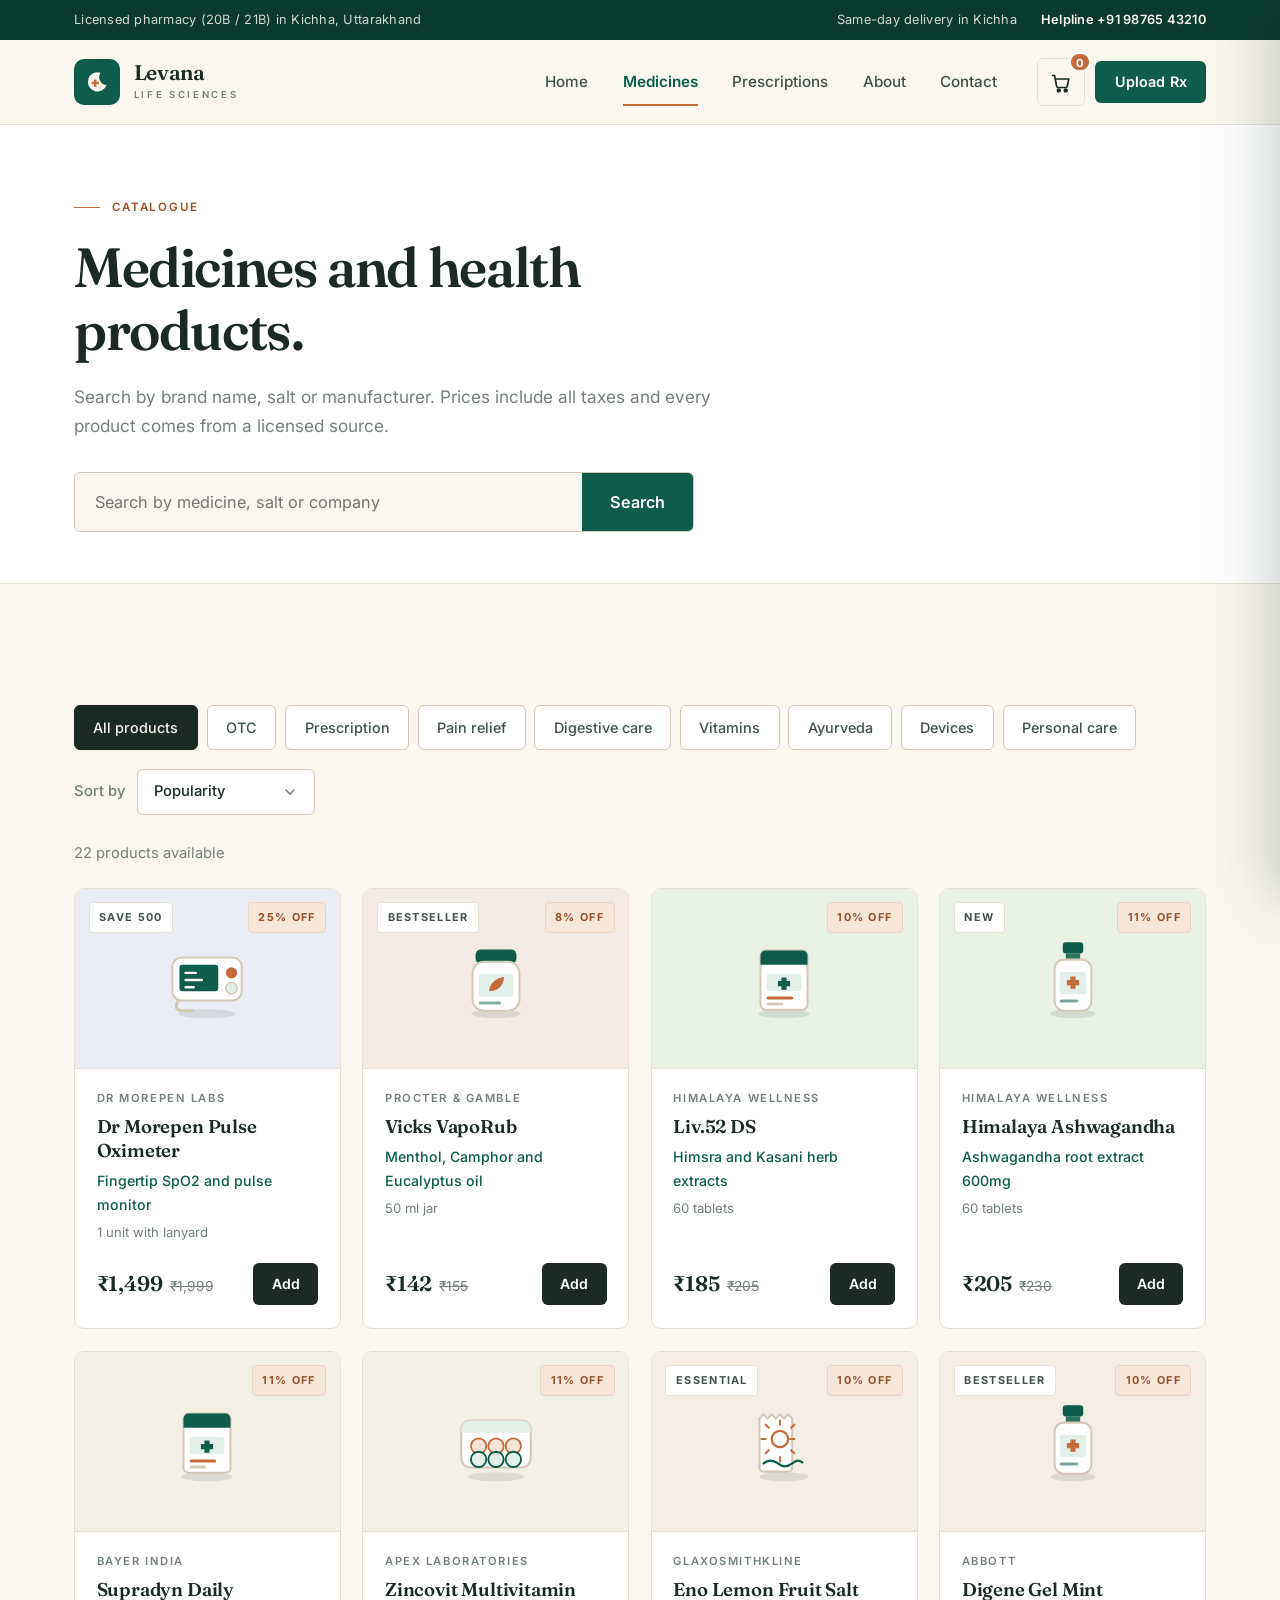
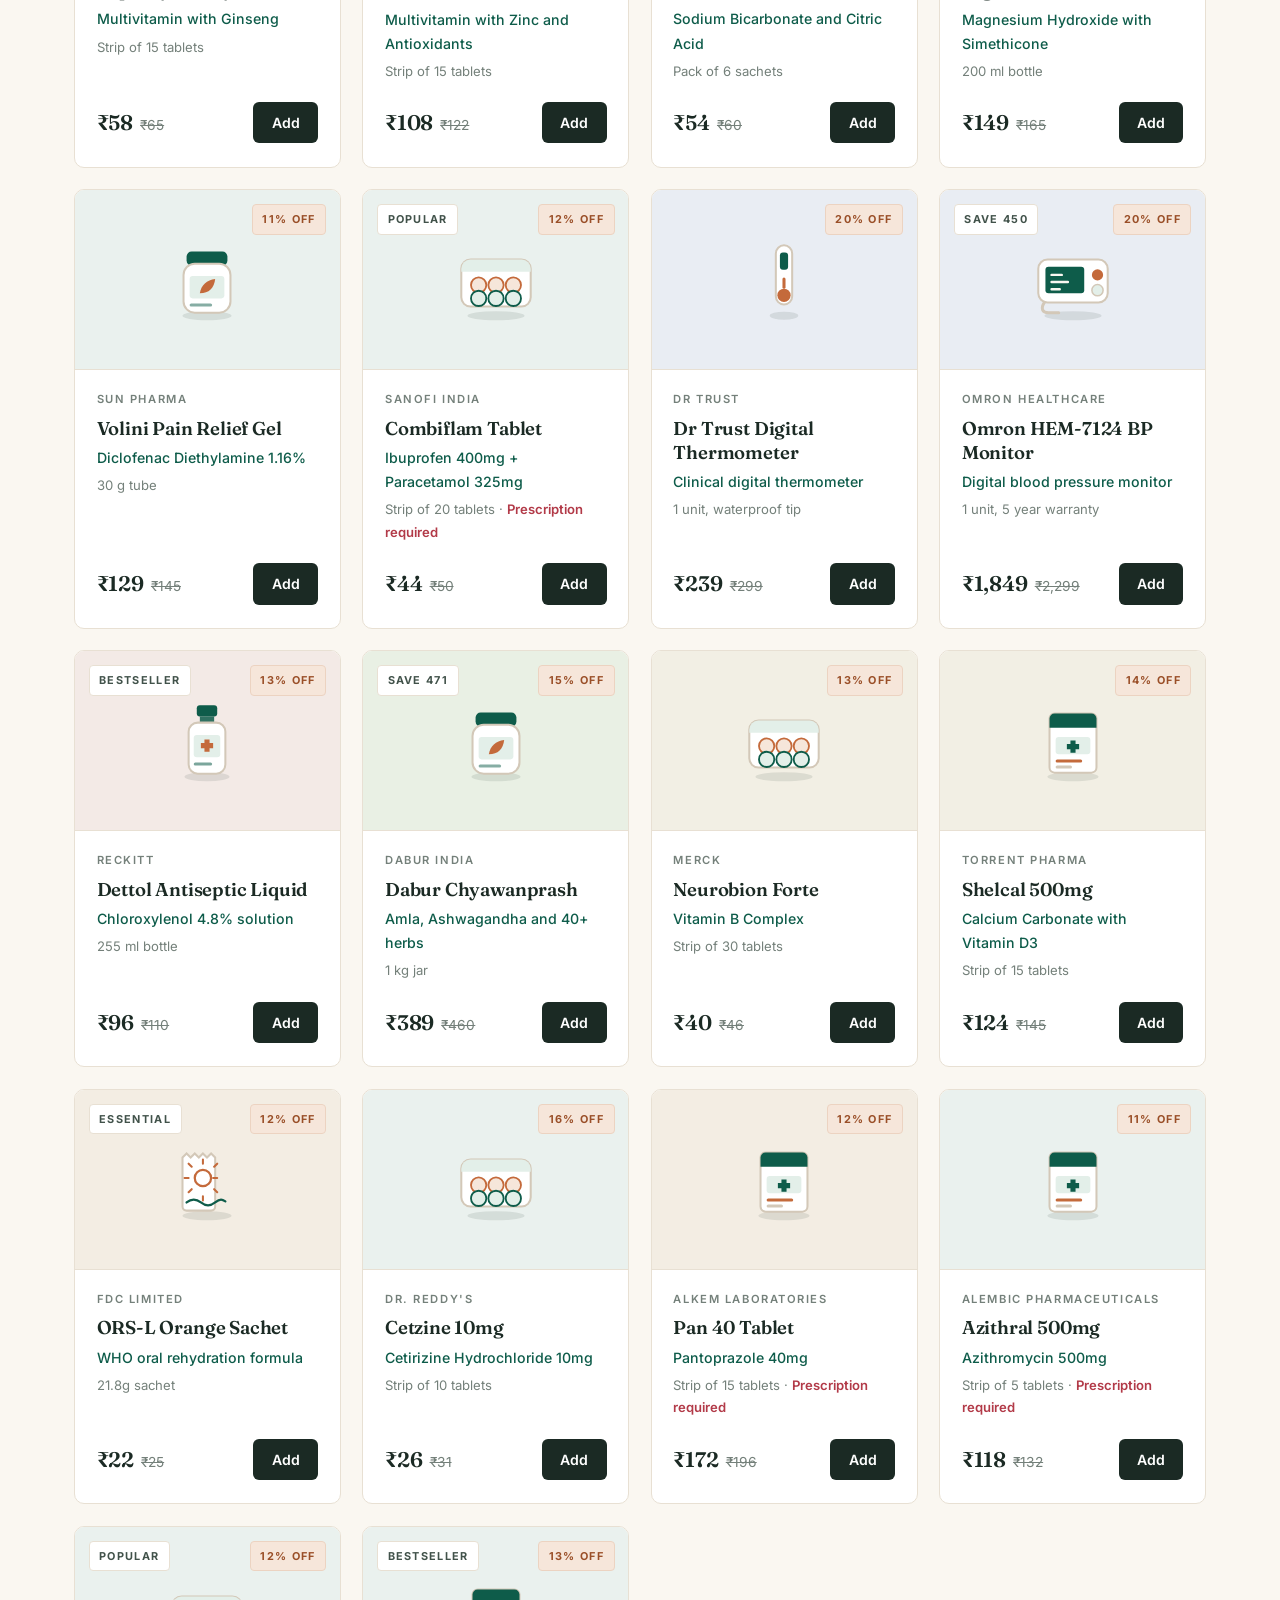
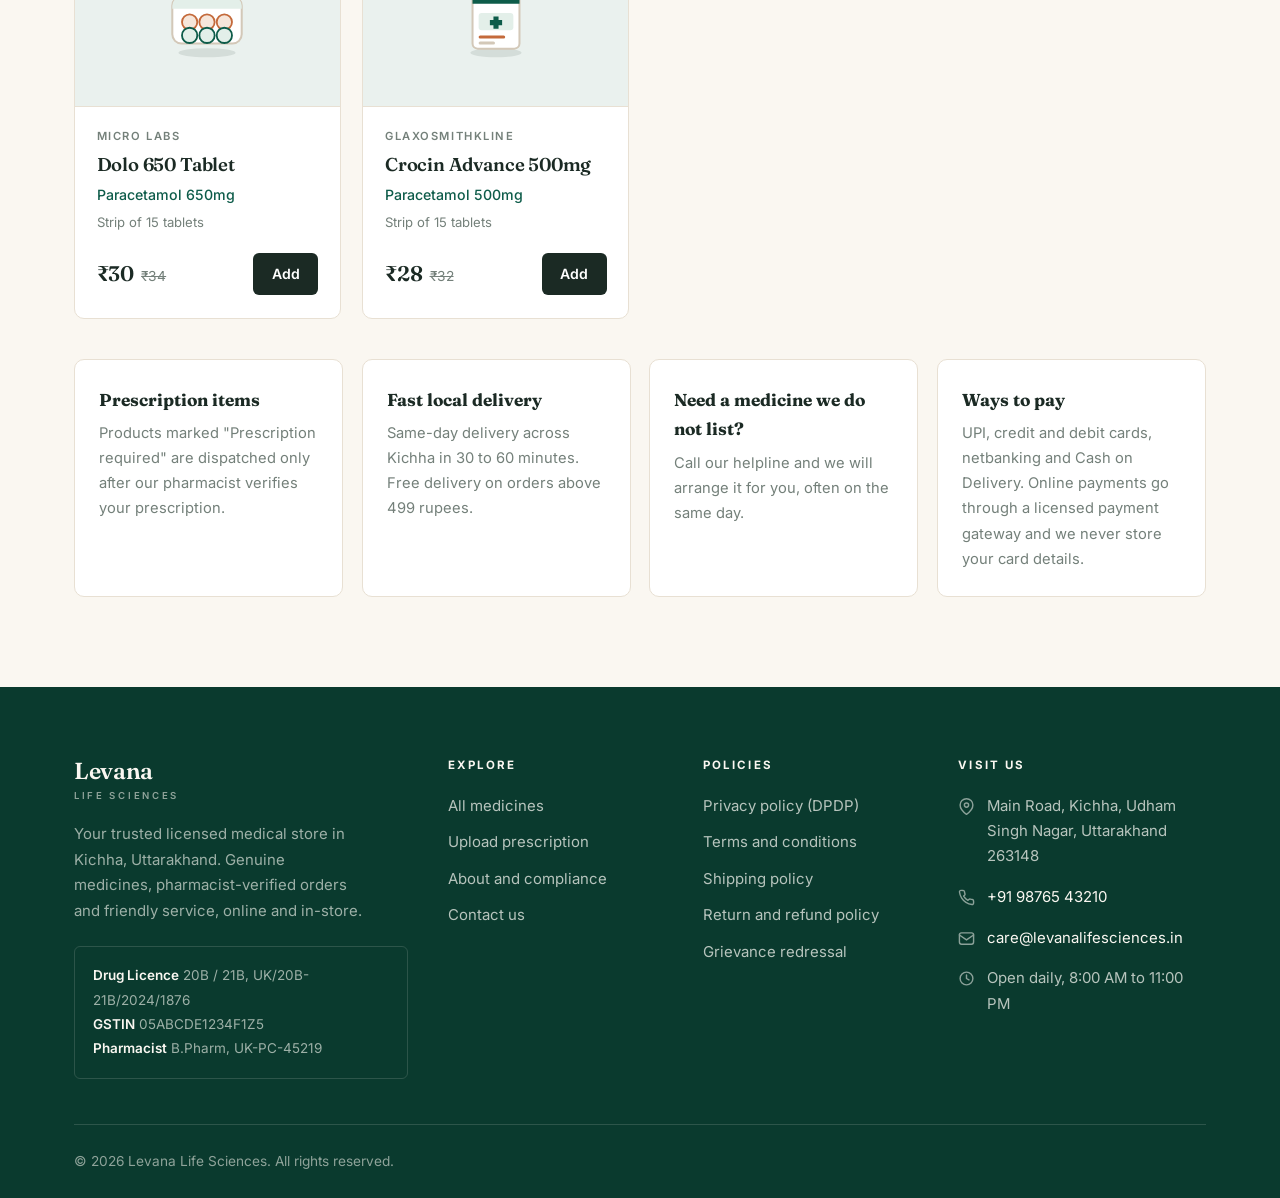
<file: site-src/original/medicines.html>
<!DOCTYPE html>
<html lang="en">
<head>
<meta charset="UTF-8">
<meta name="viewport" content="width=device-width, initial-scale=1.0">
<title>Medicines and Health Products | Levana Life Sciences</title>
<meta name="description" content="Browse genuine medicines, vitamins, ayurveda and health devices at Levana Life Sciences. Search by brand or salt, with clear pricing and pharmacist-verified orders.">
<meta property="og:type" content="website">
<meta property="og:site_name" content="Levana Life Sciences">
<meta property="og:title" content="Medicines and Health Products | Levana Life Sciences">
<meta property="og:description" content="Browse genuine medicines, vitamins, ayurveda and health devices at Levana Life Sciences. Search by brand or salt, with clear pricing and pharmacist-verified orders.">
<meta name="theme-color" content="#0e5c4a">
<link rel="icon" href="data:image/svg+xml,%3Csvg xmlns='http://www.w3.org/2000/svg' viewBox='0 0 32 32'%3E%3Crect width='32' height='32' rx='8' fill='%230e5c4a'/%3E%3Cpath d='M20 5.5a11 11 0 1 0 7 14A9 9 0 0 1 20 5.5z' fill='%23faf7f1'/%3E%3Cpath d='M12.5 13h2.8v2.8h2.8v2.8h-2.8v2.8h-2.8v-2.8H9.7v-2.8h2.8z' fill='%23c46a3b'/%3E%3C/svg%3E">
<link rel="preconnect" href="https://fonts.googleapis.com"><link rel="preconnect" href="https://fonts.gstatic.com" crossorigin><link href="https://fonts.googleapis.com/css2?family=Fraunces:ital,opsz,wght@0,9..144,500;0,9..144,600;0,9..144,700;1,9..144,500;1,9..144,600&family=Inter:wght@400;500;600;700&display=swap" rel="stylesheet">
<style>
:root {
  --ink: #1b2a24;
  --ink-soft: #41524a;
  --muted: #74807a;
  --brand: #0e5c4a;
  --brand-deep: #0a3a2e;
  --accent: #c46a3b;
  --accent-dark: #9a4f28;
  --accent-soft: #f6e6da;
  --paper: #faf7f1;
  --surface: #ffffff;
  --line: #e8e0d3;
  --line-strong: #d3c8b8;
  --rx: #b23a48;
  --font-display: "Fraunces", Georgia, "Times New Roman", serif;
  --font-body: "Inter", system-ui, -apple-system, "Segoe UI", Roboto, Arial, sans-serif;
  --r-s: 6px;
  --r-m: 10px;
  --r-l: 16px;
  --shadow-float: 0 18px 40px rgba(15, 40, 32, 0.18);
  --shadow-drawer: -24px 0 60px rgba(15, 40, 32, 0.22);
}

*,
*::before,
*::after {
  box-sizing: border-box;
  margin: 0;
  padding: 0;
}

html {
  scroll-behavior: smooth;
  scroll-padding-top: 110px;
  -webkit-text-size-adjust: 100%;
  overflow-x: clip; /* FIX-OVERFLOW: no horizontal page scroll */
}

body {
  font-family: var(--font-body);
  font-size: 1.0125rem;
  line-height: 1.7;
  color: var(--ink-soft);
  background: var(--paper);
  overflow-x: clip; /* FIX-OVERFLOW: wide children cannot scroll the viewport sideways */
}

body.no-scroll {
  overflow: hidden;
}

/* FIX-MEDIA: images and icons scale inside their containers without distortion */
img,
svg {
  display: block;
  max-width: 100%;
  height: auto;
}

a {
  color: var(--brand);
  text-decoration: none;
}

a:hover {
  text-decoration: underline;
  text-underline-offset: 3px;
}

button {
  font: inherit;
  color: inherit;
  background: none;
  border: 0;
  cursor: pointer;
}

input,
select,
textarea {
  font: inherit;
  color: inherit;
}

ul {
  list-style: none;
}

h1,
h2,
h3,
h4 {
  font-family: var(--font-display);
  color: var(--ink);
  line-height: 1.14;
  font-weight: 600;
  letter-spacing: -0.01em;
}

:focus-visible {
  outline: 2.5px solid var(--accent);
  outline-offset: 3px;
}

::selection {
  background: var(--accent-soft);
  color: var(--ink);
}

/* FIX-LAYOUT: fluid container in flexible units, no fixed pixel widths */
.container {
  width: 100%;
  max-width: 73.75rem;
  margin-inline: auto;
  padding-inline: clamp(1.125rem, 4vw, 1.5rem);
}

.skip-link {
  position: absolute;
  top: -64px;
  left: 1.25rem;
  z-index: 300;
  background: var(--ink);
  color: #fff;
  padding: 0.8rem 1.35rem;
  border-radius: 0 0 var(--r-s) var(--r-s);
  transition: top 0.2s;
}

.skip-link:focus {
  top: 0;
  text-decoration: none;
}

.label {
  display: inline-flex;
  align-items: center;
  gap: 0.75rem;
  font-family: var(--font-body);
  font-size: 0.72rem;
  font-weight: 600;
  letter-spacing: 0.16em;
  text-transform: uppercase;
  color: var(--accent-dark);
}

.label::before {
  content: "";
  width: 26px;
  height: 1px;
  background: var(--accent);
}

.section {
  padding: clamp(3.25rem, 7vw, 5.75rem) 0;
}

.section--flush {
  border-top: 1px solid var(--line);
}

.sec-head {
  display: grid;
  grid-template-columns: minmax(0, 1.15fr) minmax(0, 0.85fr);
  gap: 1.5rem 3rem;
  align-items: end;
  margin-bottom: clamp(2.15rem, 5vw, 3.25rem);
}

.sec-head h2 {
  margin-top: 0.95rem;
  font-size: clamp(1.85rem, 3.6vw, 2.65rem);
  max-width: 16ch;
}

.sec-head h2 em,
.hero h1 em,
.page-head h1 em,
.split h2 em {
  font-style: italic;
  color: var(--brand);
}

.sec-head__side {
  color: var(--muted);
  padding-bottom: 0.35rem;
}

.sec-head__side p {
  max-width: 42ch;
}

.sec-head__side .link-arrow {
  margin-top: 1rem;
}

.link-arrow {
  display: inline-flex;
  align-items: center;
  gap: 0.55rem;
  font-weight: 600;
  font-size: 0.95rem;
  color: var(--ink);
  border-bottom: 1.5px solid var(--line-strong);
  padding-bottom: 0.35rem;
  transition: border-color 0.2s, color 0.2s, gap 0.2s;
}

.link-arrow:hover {
  text-decoration: none;
  color: var(--brand);
  border-color: var(--brand);
  gap: 0.85rem;
}

.link-arrow svg {
  width: 17px;
  height: 17px;
  flex-shrink: 0;
}

.btn {
  display: inline-flex;
  align-items: center;
  justify-content: center;
  gap: 0.6rem;
  min-height: 52px;
  padding: 0.8rem 1.75rem;
  border-radius: var(--r-s);
  font-weight: 600;
  font-size: 0.98rem;
  letter-spacing: 0.01em;
  transition: background 0.2s, color 0.2s, border-color 0.2s, transform 0.15s;
  white-space: nowrap;
}

.btn:hover {
  text-decoration: none;
  transform: translateY(-1px);
}

.btn:active {
  transform: translateY(0);
}

.btn--primary {
  background: var(--brand);
  color: #fff;
}

.btn--primary:hover {
  background: var(--brand-deep);
}

.btn--primary:disabled {
  background: var(--line-strong);
  color: var(--muted);
  cursor: not-allowed;
  transform: none;
}

.btn--ghost {
  border: 1.5px solid var(--line-strong);
  color: var(--ink);
  background: transparent;
}

.btn--ghost:hover {
  border-color: var(--brand);
  color: var(--brand);
}

.btn--light {
  background: var(--paper);
  color: var(--ink);
}

.btn--light:hover {
  background: #fff;
}

.btn--outline-light {
  border: 1.5px solid rgba(250, 247, 241, 0.45);
  color: var(--paper);
}

.btn--outline-light:hover {
  border-color: var(--paper);
  background: rgba(250, 247, 241, 0.1);
}

.btn--sm {
  min-height: 42px;
  padding: 0.55rem 1.2rem;
  font-size: 0.9rem;
}

.btn--block {
  width: 100%;
}

.icon-btn {
  position: relative;
  width: 48px;
  height: 48px;
  display: grid;
  place-items: center;
  border: 1px solid var(--line);
  border-radius: var(--r-s);
  color: var(--ink);
  background: transparent;
  transition: border-color 0.2s, background 0.2s;
}

.icon-btn:hover {
  border-color: var(--brand);
  background: var(--surface);
  text-decoration: none;
}

.icon-btn svg {
  width: 21px;
  height: 21px;
}

.announce {
  background: var(--brand-deep);
  color: #cfd8d1;
  font-size: 0.8rem;
  letter-spacing: 0.02em;
}

.announce .container {
  display: flex;
  align-items: center;
  justify-content: space-between;
  gap: 1rem;
  min-height: 40px;
  padding-block: 0.45rem;
}

.announce a {
  color: var(--paper);
  font-weight: 600;
}

.announce__right {
  display: flex;
  gap: 1.5rem;
}

.site-header {
  position: sticky;
  top: 0;
  z-index: 120;
  background: rgba(250, 247, 241, 0.94);
  backdrop-filter: blur(14px);
  border-bottom: 1px solid var(--line);
}

.header-inner {
  display: flex;
  align-items: center;
  gap: 2.5rem;
  min-height: 84px;
}

.brand {
  display: inline-flex;
  align-items: center;
  gap: 0.85rem;
  color: var(--ink);
  flex-shrink: 0;
}

.brand:hover {
  text-decoration: none;
}

.brand__mark {
  width: 46px;
  height: 46px;
  border-radius: var(--r-m);
  background: var(--brand);
  color: var(--paper);
  display: grid;
  place-items: center;
  flex-shrink: 0;
}

.brand__mark svg {
  width: 28px;
  height: 28px;
}

.brand__name {
  display: block;
  white-space: nowrap; /* FIX-NAV: brand text stays on one line */
  font-family: var(--font-display);
  font-size: 1.32rem;
  font-weight: 600;
  letter-spacing: -0.015em;
  line-height: 1.05;
}

.brand__sub {
  display: block;
  margin-top: 0.28rem;
  font-size: 0.6rem;
  font-weight: 600;
  letter-spacing: 0.28em;
  text-transform: uppercase;
  color: var(--muted);
}

.site-nav {
  margin-left: auto;
}

.site-nav ul {
  display: flex;
  align-items: center;
  gap: 2.15rem;
}

.site-nav a {
  position: relative;
  display: block;
  padding: 0.55rem 0;
  font-size: 0.955rem;
  font-weight: 500;
  color: var(--ink-soft);
}

.site-nav a:hover {
  color: var(--ink);
  text-decoration: none;
}

.site-nav a.is-active {
  color: var(--brand);
  font-weight: 600;
}

.site-nav a.is-active::after {
  content: "";
  position: absolute;
  left: 0;
  right: 0;
  bottom: -0.15rem;
  height: 2px;
  background: var(--accent);
}

.header-actions {
  display: flex;
  align-items: center;
  gap: 0.65rem;
  flex-shrink: 0;
}

.nav-toggle {
  display: none;
  width: 48px;
  height: 48px;
  border: 1px solid var(--line);
  border-radius: var(--r-s);
  place-items: center;
}

.nav-toggle span {
  position: relative;
  display: block;
  width: 20px;
  height: 2px;
  background: var(--ink);
  border-radius: 2px;
  transition: background 0.2s;
}

.nav-toggle span::before,
.nav-toggle span::after {
  content: "";
  position: absolute;
  left: 0;
  width: 20px;
  height: 2px;
  background: var(--ink);
  border-radius: 2px;
  transition: top 0.25s, transform 0.25s;
}

.nav-toggle span::before {
  top: -7px;
}

.nav-toggle span::after {
  top: 7px;
}

.nav-toggle.is-open span {
  background: transparent;
}

.nav-toggle.is-open span::before {
  top: 0;
  transform: rotate(45deg);
}

.nav-toggle.is-open span::after {
  top: 0;
  transform: rotate(-45deg);
}

.cart-count {
  position: absolute;
  top: -7px;
  right: -7px;
  min-width: 20px;
  height: 20px;
  padding: 0 5px;
  display: grid;
  place-items: center;
  background: var(--accent);
  color: #fff;
  font-size: 0.7rem;
  font-weight: 700;
  border-radius: 20px;
  border: 2px solid var(--paper);
}

.hero {
  padding: clamp(2.75rem, 6vw, 4.5rem) 0 clamp(3.25rem, 7vw, 5.5rem);
}

.hero__inner {
  display: grid;
  grid-template-columns: minmax(0, 1.05fr) minmax(0, 0.95fr);
  gap: clamp(2.25rem, 5vw, 4.25rem);
  align-items: stretch;
}

.hero__copy {
  display: flex;
  flex-direction: column;
  justify-content: center;
}

.hero h1 {
  margin-top: 1.35rem;
  font-size: clamp(2.55rem, 5.6vw, 4.05rem);
  letter-spacing: -0.025em;
  line-height: 1.05;
  max-width: 12ch;
}

.hero__lead {
  margin-top: 1.5rem;
  font-size: 1.12rem;
  color: var(--ink-soft);
  max-width: 46ch;
}

.hero__actions {
  display: flex;
  flex-wrap: wrap;
  align-items: center;
  gap: 1.15rem 1.85rem;
  margin-top: 2.15rem;
}

.hero__facts {
  display: grid;
  grid-template-columns: repeat(3, minmax(0, 1fr));
  gap: 1.25rem;
  margin-top: 2.75rem;
  border-top: 1px solid var(--line);
  padding-top: 1.65rem;
}

.hero-fact strong {
  display: block;
  font-family: var(--font-display);
  font-size: 1.45rem;
  font-weight: 600;
  color: var(--ink);
  letter-spacing: -0.01em;
}

.hero-fact span {
  font-size: 0.86rem;
  color: var(--muted);
}

.hero-panel {
  position: relative;
  display: flex;
  flex-direction: column;
  justify-content: flex-end;
  gap: 1rem;
  background: var(--brand-deep);
  border-radius: var(--r-l);
  min-height: 480px;
  padding: 1.75rem;
  overflow: hidden;
  background-image:
    linear-gradient(rgba(250, 247, 241, 0.05) 1px, transparent 1px),
    linear-gradient(90deg, rgba(250, 247, 241, 0.05) 1px, transparent 1px);
  background-size: 32px 32px;
}

.hero-panel__img {
  position: absolute;
  inset: 0;
  width: 100%;
  height: 100%;
  object-fit: cover;
}

.hero-panel__veil {
  position: absolute;
  inset: 0;
  background: linear-gradient(180deg, rgba(10, 58, 46, 0.12) 0%, rgba(10, 58, 46, 0.02) 38%, rgba(10, 58, 46, 0.62) 100%);
}

.hero-panel__badge {
  position: absolute;
  top: 1.35rem;
  left: 1.35rem;
  width: 52px;
  height: 52px;
  border-radius: var(--r-m);
  background: rgba(250, 247, 241, 0.92);
  color: var(--brand);
  display: grid;
  place-items: center;
  z-index: 1;
}

.hero-panel__badge svg {
  width: 32px;
  height: 32px;
}

.media-frame {
  border-radius: var(--r-l);
  overflow: hidden;
  border: 1px solid var(--line);
  aspect-ratio: 4 / 3;
  background: #eef3ef;
}

.media-frame img {
  width: 100%;
  height: 100%;
  object-fit: cover;
  display: block;
}

.media-frame--wide {
  aspect-ratio: 16 / 8;
  margin-bottom: 1.35rem;
}

.status-card {
  position: relative;
  z-index: 1;
  display: flex;
  align-items: center;
  gap: 0.85rem;
  background: var(--paper);
  border-radius: var(--r-m);
  padding: 1.05rem 1.25rem;
  box-shadow: var(--shadow-float);
  max-width: 310px;
}

.status-card--right {
  margin-left: auto;
}

.status-card__icon {
  width: 40px;
  height: 40px;
  border-radius: 50%;
  background: #e3efe9;
  color: var(--brand);
  display: grid;
  place-items: center;
  flex-shrink: 0;
}

.status-card__icon svg {
  width: 20px;
  height: 20px;
}

.status-card strong {
  display: block;
  color: var(--ink);
  font-size: 0.92rem;
  line-height: 1.35;
}

.status-card span {
  display: block;
  margin-top: 0.15rem;
  font-size: 0.78rem;
  color: var(--muted);
}

.factbar {
  border-top: 1px solid var(--line);
  border-bottom: 1px solid var(--line);
  background: var(--surface);
}

.factbar .container {
  display: grid;
  grid-template-columns: repeat(4, minmax(0, 1fr));
}

.factbar__item {
  padding: 1.85rem 1.5rem;
  border-left: 1px solid var(--line);
}

.factbar__item:first-child {
  border-left: 0;
}

.factbar__item strong {
  display: block;
  font-family: var(--font-display);
  font-size: 1.55rem;
  font-weight: 600;
  color: var(--ink);
  letter-spacing: -0.015em;
}

.factbar__item span {
  font-size: 0.88rem;
  color: var(--muted);
}

.cat-grid {
  display: grid;
  grid-template-columns: repeat(5, minmax(0, 1fr));
  gap: 1.15rem;
}

.cat-card {
  display: flex;
  flex-direction: column;
  gap: 0.95rem;
  background: var(--surface);
  border: 1px solid var(--line);
  border-radius: var(--r-m);
  padding: 1.55rem 1.35rem;
  color: var(--ink);
  transition: border-color 0.2s, transform 0.2s;
}

.cat-card:hover {
  text-decoration: none;
  border-color: var(--brand);
  transform: translateY(-3px);
}

.cat-card__icon {
  width: 48px;
  height: 48px;
  border: 1px solid var(--line);
  border-radius: var(--r-s);
  display: grid;
  place-items: center;
  color: var(--brand);
  background: var(--paper);
}

.cat-card__icon svg {
  width: 25px;
  height: 25px;
}

.cat-card strong {
  font-family: var(--font-display);
  font-size: 1.12rem;
  font-weight: 600;
  letter-spacing: -0.01em;
}

.cat-card span {
  font-size: 0.86rem;
  color: var(--muted);
  line-height: 1.5;
  margin-top: -0.55rem;
}

.product-grid {
  display: grid;
  /* FIX-LAYOUT: min() keeps each track inside very narrow screens */
  grid-template-columns: repeat(auto-fill, minmax(min(258px, 100%), 1fr));
  gap: 1.35rem;
}

.product-card {
  display: flex;
  flex-direction: column;
  background: var(--surface);
  border: 1px solid var(--line);
  border-radius: var(--r-m);
  overflow: hidden;
  transition: border-color 0.2s, transform 0.2s;
}

.product-card:hover {
  border-color: var(--brand);
  transform: translateY(-3px);
}

.product-card__media {
  position: relative;
  aspect-ratio: 5 / 3.4;
  display: grid;
  place-items: center;
  border-bottom: 1px solid var(--line);
}

.tint-pain {
  background: #eaf1ee;
}

.tint-digestive {
  background: #f3ede3;
}

.tint-vitamins {
  background: #f2efe4;
}

.tint-ayurveda {
  background: #e9f0e4;
}

.tint-devices {
  background: #e9edf3;
}

.tint-personal {
  background: #f3eae6;
}

.product-card__icon {
  width: 98px;
  height: 98px;
  color: var(--brand);
}

.product-card__icon svg {
  width: 100%;
  height: 100%;
}

.pill-tag {
  position: absolute;
  top: 0.85rem;
  font-size: 0.68rem;
  font-weight: 700;
  letter-spacing: 0.12em;
  text-transform: uppercase;
  padding: 0.32rem 0.6rem;
  border-radius: 4px;
  background: var(--surface);
  border: 1px solid var(--line);
  color: var(--ink-soft);
}

.pill-tag--left {
  left: 0.85rem;
}

.pill-tag--right {
  right: 0.85rem;
}

.pill-tag--rx {
  color: var(--rx);
  border-color: #e5c4c8;
  background: #fbf2f3;
}

.pill-tag--off {
  color: var(--accent-dark);
  border-color: #ecd3c1;
  background: var(--accent-soft);
}

.product-card__body {
  display: flex;
  flex-direction: column;
  flex: 1;
  padding: 1.25rem 1.35rem 1.45rem;
}

.product-card__company {
  font-size: 0.7rem;
  font-weight: 600;
  letter-spacing: 0.14em;
  text-transform: uppercase;
  color: var(--muted);
}

.product-card__name {
  margin-top: 0.45rem;
  font-family: var(--font-display);
  font-size: 1.16rem;
  font-weight: 600;
  color: var(--ink);
  letter-spacing: -0.01em;
  line-height: 1.3;
}

.product-card__salt {
  margin-top: 0.35rem;
  font-size: 0.885rem;
  color: var(--brand);
  font-weight: 500;
}

.product-card__pack {
  margin-top: 0.25rem;
  font-size: 0.82rem;
  color: var(--muted);
}

.rx-mark {
  color: var(--rx);
  font-weight: 600;
}

.product-card__foot {
  margin-top: auto;
  padding-top: 1.25rem;
  display: flex;
  align-items: center;
  justify-content: space-between;
  gap: 0.85rem;
}

.price strong {
  font-family: var(--font-display);
  font-size: 1.32rem;
  font-weight: 600;
  color: var(--ink);
  letter-spacing: -0.01em;
}

.price s {
  margin-left: 0.45rem;
  font-size: 0.86rem;
  color: var(--muted);
}

.btn-add {
  min-height: 40px;
  padding: 0.55rem 1.15rem;
  border-radius: var(--r-s);
  background: var(--ink);
  color: #fff;
  font-size: 0.88rem;
  font-weight: 600;
  transition: background 0.2s;
}

.btn-add:hover {
  background: var(--brand);
}

.btn-add:disabled {
  background: var(--line-strong);
  color: var(--surface);
  cursor: default;
}

.steps-row {
  display: grid;
  grid-template-columns: repeat(4, minmax(0, 1fr));
  border-top: 1px solid var(--line);
}

.step-item {
  padding: 2.15rem 1.85rem 2.15rem 0;
  border-right: 1px solid var(--line);
  padding-right: 1.85rem;
  margin-right: 1.85rem;
}

.step-item:last-child {
  border-right: 0;
  margin-right: 0;
  padding-right: 0;
}

.step-item__num {
  font-family: var(--font-display);
  font-size: 2.35rem;
  font-weight: 500;
  color: var(--accent);
  letter-spacing: -0.02em;
  line-height: 1;
}

.step-item h3 {
  margin-top: 1.05rem;
  font-size: 1.22rem;
}

.step-item p {
  margin-top: 0.65rem;
  font-size: 0.955rem;
  color: var(--muted);
}

.split {
  display: grid;
  grid-template-columns: minmax(0, 1fr) minmax(0, 1fr);
  gap: clamp(2.25rem, 5vw, 4.5rem);
  align-items: center;
}

.split h2 {
  font-size: clamp(1.85rem, 3.4vw, 2.55rem);
  max-width: 17ch;
}

.split > div > p {
  margin-top: 1.25rem;
  color: var(--muted);
  max-width: 52ch;
}

.split .link-arrow {
  margin-top: 1.65rem;
}

.story-specs {
  margin-top: clamp(2rem, 4vw, 2.75rem);
}

.spec-rows {
  background: var(--surface);
  border: 1px solid var(--line);
  border-radius: var(--r-m);
  overflow: hidden;
}

.spec-row {
  display: flex;
  justify-content: space-between;
  gap: 1.25rem;
  padding: 1.15rem 1.55rem;
  border-bottom: 1px solid var(--line);
  font-size: 0.95rem;
}

.spec-row:last-child {
  border-bottom: 0;
}

.spec-row dt {
  color: var(--muted);
  font-weight: 500;
}

.spec-row dd {
  color: var(--ink);
  font-weight: 600;
  text-align: right;
}

.quotes {
  display: grid;
  grid-template-columns: repeat(3, minmax(0, 1fr));
  border-top: 1px solid var(--line);
  border-bottom: 1px solid var(--line);
}

.quote {
  padding: 2.35rem 2.15rem;
  border-left: 1px solid var(--line);
}

.quote:first-child {
  border-left: 0;
  padding-left: 0;
}

.quote:last-child {
  padding-right: 0;
}

.quote__mark {
  font-family: var(--font-display);
  font-size: 3.25rem;
  line-height: 0.8;
  color: var(--accent);
  opacity: 0.85;
}

.quote__stars {
  margin-top: 1.15rem;
  color: var(--accent);
  font-size: 0.95rem;
  letter-spacing: 0.28em;
}

.quote p {
  margin-top: 1.35rem;
  color: var(--ink-soft);
  font-size: 1.02rem;
}

.quote footer {
  margin-top: 1.65rem;
  display: flex;
  align-items: center;
  gap: 0.95rem;
}

.quote__avatar {
  width: 42px;
  height: 42px;
  border-radius: 50%;
  background: var(--brand);
  color: var(--paper);
  display: grid;
  place-items: center;
  font-size: 0.85rem;
  font-weight: 700;
  flex-shrink: 0;
}

.quote__who strong {
  display: block;
  color: var(--ink);
  font-size: 0.94rem;
}

.quote__who span {
  font-size: 0.82rem;
  color: var(--muted);
}

.cta-band {
  background: var(--brand-deep);
  color: #c9d4cd;
  background-image:
    linear-gradient(rgba(250, 247, 241, 0.05) 1px, transparent 1px),
    linear-gradient(90deg, rgba(250, 247, 241, 0.05) 1px, transparent 1px);
  background-size: 32px 32px;
}

.cta-band .container {
  display: flex;
  flex-wrap: wrap;
  align-items: center;
  justify-content: space-between;
  gap: 1.75rem;
  padding: clamp(2.75rem, 5.5vw, 4rem) 0;
}

.cta-band h2 {
  color: var(--paper);
  font-size: clamp(1.75rem, 3.4vw, 2.45rem);
  max-width: 18ch;
}

.cta-band p {
  margin-top: 0.85rem;
  max-width: 48ch;
}

.cta-band__actions {
  display: flex;
  flex-wrap: wrap;
  gap: 0.85rem;
}

.page-head {
  padding: clamp(2.5rem, 5.5vw, 4rem) 0 clamp(2.15rem, 4.5vw, 3.15rem);
  border-bottom: 1px solid var(--line);
  background: var(--surface);
}

.page-head .label {
  margin-bottom: 1.15rem;
}

.page-head h1 {
  font-size: clamp(2.25rem, 5vw, 3.45rem);
  letter-spacing: -0.025em;
  max-width: 16ch;
}

.page-head__lead {
  margin-top: 1.25rem;
  max-width: 58ch;
  color: var(--muted);
  font-size: 1.08rem;
}

.searchbar {
  display: flex;
  max-width: 620px;
  margin-top: 2rem;
  border: 1.5px solid var(--line-strong);
  border-radius: var(--r-s);
  background: var(--paper);
  overflow: hidden;
  transition: border-color 0.2s;
}

.searchbar:focus-within {
  border-color: var(--brand);
}

.searchbar input {
  flex: 1;
  min-width: 0;
  height: 58px;
  padding: 0 1.25rem;
  border: 0;
  background: transparent;
  font-size: 1.02rem;
}

.searchbar input:focus {
  outline: none;
}

.searchbar button {
  padding: 0 1.75rem;
  background: var(--brand);
  color: #fff;
  font-weight: 600;
  transition: background 0.2s;
}

.searchbar button:hover {
  background: var(--brand-deep);
}

.toolbar {
  display: flex;
  flex-wrap: wrap;
  align-items: center;
  justify-content: space-between;
  gap: 1.15rem;
  margin: 2rem 0 1.65rem;
}

.chips {
  display: flex;
  flex-wrap: wrap;
  gap: 0.55rem;
}

.chip {
  padding: 0.58rem 1.15rem;
  border: 1px solid var(--line-strong);
  border-radius: var(--r-s);
  background: var(--surface);
  font-size: 0.9rem;
  font-weight: 500;
  color: var(--ink-soft);
  transition: all 0.18s;
}

.chip:hover {
  border-color: var(--brand);
  color: var(--brand);
}

.chip.is-active {
  background: var(--ink);
  border-color: var(--ink);
  color: var(--paper);
}

.sortbox {
  display: flex;
  align-items: center;
  gap: 0.75rem;
  font-size: 0.92rem;
  font-weight: 500;
  color: var(--muted);
}

.sortbox select {
  height: 46px;
  max-width: 100%; /* FIX-OVERFLOW: sort select shrinks on small screens */
  min-width: 0;
  padding: 0 2.35rem 0 1rem;
  border: 1px solid var(--line-strong);
  border-radius: var(--r-s);
  background: var(--surface)
    url("data:image/svg+xml,%3Csvg xmlns='http://www.w3.org/2000/svg' width='16' height='16' viewBox='0 0 24 24' fill='none' stroke='%2374807a' stroke-width='2.4' stroke-linecap='round'%3E%3Cpath d='M6 9l6 6 6-6'/%3E%3C/svg%3E")
    no-repeat right 0.95rem center;
  font-weight: 500;
  color: var(--ink);
  appearance: none;
}

.result-line {
  font-size: 0.92rem;
  color: var(--muted);
  margin-bottom: 1.35rem;
}

.empty-state {
  text-align: center;
  padding: 4rem 1.25rem;
  border: 1px dashed var(--line-strong);
  border-radius: var(--r-m);
  background: var(--surface);
}

.empty-state strong {
  display: block;
  font-family: var(--font-display);
  font-size: 1.35rem;
  color: var(--ink);
  margin-bottom: 0.5rem;
}

.info-strip {
  margin-top: 2.5rem;
  display: grid;
  /* FIX-LAYOUT: auto-fit grid flexes between 4, 3, 2 and 1 columns */
  grid-template-columns: repeat(auto-fit, minmax(min(230px, 100%), 1fr));
  gap: 1.15rem;
}

.info-strip__item {
  background: var(--surface);
  border: 1px solid var(--line);
  border-radius: var(--r-m);
  padding: 1.55rem 1.5rem;
}

.info-strip__item strong {
  display: block;
  font-family: var(--font-display);
  color: var(--ink);
  font-size: 1.08rem;
  margin-bottom: 0.45rem;
}

.info-strip__item p {
  font-size: 0.92rem;
  color: var(--muted);
}

.rx-layout {
  display: grid;
  grid-template-columns: minmax(0, 1.05fr) minmax(0, 0.95fr);
  gap: clamp(1.85rem, 4vw, 3.5rem);
  align-items: start;
}

.rx-panel {
  background: var(--surface);
  border: 1px solid var(--line);
  border-radius: var(--r-m);
  padding: clamp(1.65rem, 3.5vw, 2.35rem);
}

.rx-panel h2 {
  font-size: 1.55rem;
}

.rx-panel .lead {
  margin: 0.75rem 0 1.55rem;
  color: var(--muted);
}

.dropzone {
  border: 1.5px dashed var(--brand);
  border-radius: var(--r-m);
  background: var(--paper);
  padding: 2.65rem 1.5rem;
  text-align: center;
  cursor: pointer;
  transition: background 0.2s, border-color 0.2s;
}

.dropzone:hover,
.dropzone.is-drag {
  background: #eef3ef;
  border-color: var(--accent);
}

.dropzone svg {
  width: 46px;
  height: 46px;
  margin: 0 auto 1.05rem;
  color: var(--brand);
}

.dropzone strong {
  display: block;
  font-size: 1.08rem;
  color: var(--ink);
}

.dropzone p {
  margin-top: 0.4rem;
  font-size: 0.92rem;
  color: var(--muted);
}

.rx-file-list {
  margin: 1.15rem 0;
  display: grid;
  gap: 0.55rem;
}

.rx-file {
  display: flex;
  align-items: center;
  gap: 0.85rem;
  border: 1px solid var(--line);
  border-radius: var(--r-s);
  padding: 0.7rem 0.95rem;
  font-size: 0.9rem;
  background: var(--paper);
}

.rx-file__name {
  flex: 1;
  min-width: 0;
  font-weight: 600;
  color: var(--ink);
  overflow: hidden;
  text-overflow: ellipsis;
  white-space: nowrap;
}

.rx-file__size {
  color: var(--muted);
  font-size: 0.82rem;
}

.note {
  display: flex;
  gap: 0.75rem;
  align-items: flex-start;
  margin-top: 1.35rem;
  padding: 1.05rem 1.2rem;
  border: 1px solid var(--line);
  border-left: 3px solid var(--accent);
  border-radius: var(--r-s);
  background: var(--surface);
  font-size: 0.92rem;
  color: var(--ink-soft);
}

.note svg {
  width: 19px;
  height: 19px;
  flex-shrink: 0;
  margin-top: 3px;
  color: var(--accent-dark);
}

.rx-steps {
  display: grid;
  gap: 1.15rem;
}

.rx-step {
  display: flex;
  gap: 1.15rem;
  background: var(--surface);
  border: 1px solid var(--line);
  border-radius: var(--r-m);
  padding: 1.55rem;
}

.rx-step__num {
  width: 42px;
  height: 42px;
  flex-shrink: 0;
  border: 1px solid var(--line-strong);
  border-radius: var(--r-s);
  display: grid;
  place-items: center;
  font-family: var(--font-display);
  font-size: 1.15rem;
  color: var(--accent-dark);
}

.rx-step h3 {
  font-size: 1.12rem;
}

.rx-step p {
  margin-top: 0.45rem;
  font-size: 0.93rem;
  color: var(--muted);
}

.cred-grid {
  display: grid;
  grid-template-columns: repeat(3, minmax(0, 1fr));
  gap: 1.15rem;
}

.cred-card {
  background: var(--surface);
  border: 1px solid var(--line);
  border-radius: var(--r-m);
  padding: 1.85rem 1.65rem;
  display: flex;
  flex-direction: column;
}

.cred-card__icon {
  width: 48px;
  height: 48px;
  border: 1px solid var(--line);
  border-radius: var(--r-s);
  display: grid;
  place-items: center;
  color: var(--brand);
  background: var(--paper);
}

.cred-card__icon svg {
  width: 24px;
  height: 24px;
}

.cred-card h3 {
  margin-top: 1.15rem;
  font-size: 1.22rem;
}

.cred-card > p {
  margin-top: 0.55rem;
  font-size: 0.93rem;
  color: var(--muted);
  flex: 1;
}

.cred-card .value {
  display: block;
  margin: 1.15rem 0 1.35rem;
  padding: 0.95rem 1.05rem;
  background: var(--paper);
  border: 1px solid var(--line);
  border-radius: var(--r-s);
  font-size: 0.9rem;
  font-weight: 600;
  color: var(--ink);
  line-height: 1.65;
}

.prose h2 {
  font-size: clamp(1.65rem, 3vw, 2.15rem);
  margin-top: 0.35rem;
}

.prose p {
  margin-top: 1.05rem;
  color: var(--muted);
  max-width: 62ch;
}

.prose ul {
  margin-top: 1.25rem;
  display: grid;
  gap: 0.75rem;
}

.prose li {
  position: relative;
  padding-left: 1.55rem;
  color: var(--muted);
  max-width: 62ch;
}

.prose li::before {
  content: "";
  position: absolute;
  left: 0;
  top: 0.72em;
  width: 8px;
  height: 8px;
  border: 1.5px solid var(--accent);
  border-radius: 50%;
}

.contact-grid {
  display: grid;
  grid-template-columns: minmax(0, 0.95fr) minmax(0, 1.05fr);
  gap: clamp(1.85rem, 4vw, 3.5rem);
  align-items: start;
}

.contact-cards {
  display: grid;
  gap: 1.05rem;
}

.contact-card {
  display: flex;
  gap: 1.15rem;
  background: var(--surface);
  border: 1px solid var(--line);
  border-radius: var(--r-m);
  padding: 1.45rem 1.55rem;
}

.contact-card__icon {
  width: 44px;
  height: 44px;
  flex-shrink: 0;
  border: 1px solid var(--line);
  border-radius: var(--r-s);
  display: grid;
  place-items: center;
  color: var(--brand);
  background: var(--paper);
}

.contact-card__icon svg {
  width: 21px;
  height: 21px;
}

.contact-card strong {
  display: block;
  color: var(--ink);
  font-size: 1.02rem;
}

.contact-card p,
.contact-card a {
  margin-top: 0.25rem;
  font-size: 0.93rem;
  color: var(--muted);
}

.contact-card a:hover {
  color: var(--brand);
}

.form-box {
  background: var(--surface);
  border: 1px solid var(--line);
  border-radius: var(--r-m);
  padding: clamp(1.65rem, 3.5vw, 2.35rem);
}

.form-box h2 {
  font-size: 1.55rem;
}

.form-box .lead {
  margin: 0.65rem 0 1.75rem;
  color: var(--muted);
}

.form-grid {
  display: grid;
  grid-template-columns: minmax(0, 1fr) minmax(0, 1fr);
  gap: 1.15rem;
}

.field {
  display: grid;
  gap: 0.45rem;
}

.field--full {
  grid-column: 1 / -1;
}

.field label {
  font-size: 0.88rem;
  font-weight: 600;
  color: var(--ink);
}

.field input,
.field textarea {
  width: 100%;
  border: 1.5px solid var(--line-strong);
  border-radius: var(--r-s);
  background: var(--paper);
  padding: 0.85rem 1.05rem;
  font-size: 0.98rem;
  transition: border-color 0.2s;
}

.field input:focus,
.field textarea:focus {
  outline: none;
  border-color: var(--brand);
  background: var(--surface);
}

.field textarea {
  min-height: 130px;
  resize: vertical;
}

.map-card {
  margin-top: 1.15rem;
  background: var(--brand-deep);
  color: var(--paper);
  border-radius: var(--r-m);
  padding: 2.15rem;
  background-image:
    linear-gradient(rgba(250, 247, 241, 0.05) 1px, transparent 1px),
    linear-gradient(90deg, rgba(250, 247, 241, 0.05) 1px, transparent 1px);
  background-size: 26px 26px;
}

.map-card strong {
  display: block;
  font-family: var(--font-display);
  font-size: 1.22rem;
}

.map-card p {
  margin-top: 0.55rem;
  color: #c9d4cd;
  font-size: 0.95rem;
}

.map-card a {
  display: inline-block;
  margin-top: 1.15rem;
  color: var(--paper);
  font-weight: 600;
  border-bottom: 1.5px solid rgba(250, 247, 241, 0.4);
  padding-bottom: 0.25rem;
}

.map-card a:hover {
  text-decoration: none;
  border-color: var(--paper);
}

.faq {
  display: grid;
  gap: 0.75rem;
  max-width: 820px;
}

.faq details {
  background: var(--surface);
  border: 1px solid var(--line);
  border-radius: var(--r-m);
  overflow: hidden;
}

.faq summary {
  list-style: none;
  cursor: pointer;
  display: flex;
  justify-content: space-between;
  align-items: center;
  gap: 1.15rem;
  padding: 1.35rem 1.55rem;
  font-weight: 600;
  font-size: 1.02rem;
  color: var(--ink);
  min-height: 62px;
}

.faq summary::-webkit-details-marker {
  display: none;
}

.faq summary::after {
  content: "";
  width: 11px;
  height: 11px;
  flex-shrink: 0;
  border-right: 2px solid var(--brand);
  border-bottom: 2px solid var(--brand);
  transform: rotate(45deg) translateY(-2px);
  transition: transform 0.25s;
}

.faq details[open] summary::after {
  transform: rotate(225deg) translateY(-2px);
}

.faq__body {
  padding: 0 1.55rem 1.55rem;
  color: var(--muted);
  font-size: 0.97rem;
  max-width: 68ch;
}

.site-footer {
  background: var(--brand-deep);
  color: #b7c4bd;
  font-size: 0.935rem;
  padding: clamp(3rem, 6vw, 4.5rem) 0 0;
}

.footer-grid {
  display: grid;
  grid-template-columns: minmax(0, 1.55fr) minmax(0, 1fr) minmax(0, 1fr) minmax(0, 1.15fr);
  gap: 2.5rem;
  padding-bottom: 2.85rem;
}

.footer-brand .brand__name {
  color: var(--paper);
  font-size: 1.45rem;
}

.footer-brand .brand__sub {
  color: #8fa39a;
}

.footer-brand p {
  margin-top: 1.15rem;
  max-width: 32ch;
  color: #9db0a7;
}

.footer-legal {
  margin-top: 1.35rem;
  padding: 1.05rem 1.15rem;
  border: 1px solid rgba(250, 247, 241, 0.14);
  border-radius: var(--r-s);
  font-size: 0.845rem;
  line-height: 1.8;
  color: #9db0a7;
}

.footer-legal strong {
  color: var(--paper);
  font-weight: 600;
}

.site-footer h4 {
  color: var(--paper);
  font-family: var(--font-body);
  font-size: 0.72rem;
  font-weight: 700;
  letter-spacing: 0.18em;
  text-transform: uppercase;
  margin-bottom: 1.35rem;
}

.footer-links {
  display: grid;
  gap: 0.7rem;
}

.footer-links a {
  color: #b7c4bd;
}

.footer-links a:hover {
  color: #fff;
  text-decoration: none;
}

.footer-contact {
  display: grid;
  gap: 0.95rem;
}

.footer-contact li {
  display: flex;
  gap: 0.75rem;
  align-items: flex-start;
}

.footer-contact svg {
  width: 17px;
  height: 17px;
  flex-shrink: 0;
  margin-top: 4px;
  opacity: 0.75;
}

.footer-contact a {
  color: var(--paper);
}

.footer-bottom {
  border-top: 1px solid rgba(250, 247, 241, 0.14);
  padding: 1.55rem 0;
  display: flex;
  flex-wrap: wrap;
  align-items: center;
  justify-content: space-between;
  gap: 1rem;
  font-size: 0.855rem;
  color: #8fa39a;
}

.overlay {
  position: fixed;
  inset: 0;
  z-index: 200;
  background: rgba(15, 35, 28, 0.5);
  backdrop-filter: blur(3px);
}

.overlay[hidden] {
  display: none;
}

.cart-drawer {
  position: fixed;
  top: 0;
  right: 0;
  z-index: 210;
  width: min(430px, 100%);
  height: 100vh;
  height: 100dvh;
  background: var(--paper);
  box-shadow: var(--shadow-drawer);
  display: flex;
  flex-direction: column;
  transform: translateX(103%);
  transition: transform 0.32s cubic-bezier(0.22, 1, 0.36, 1);
}

.cart-drawer.is-open {
  transform: translateX(0);
}

.cart-drawer__head {
  display: flex;
  align-items: center;
  justify-content: space-between;
  padding: 1.45rem 1.65rem;
  border-bottom: 1px solid var(--line);
}

.cart-drawer__head h2 {
  font-size: 1.35rem;
}

.cart-close {
  width: 42px;
  height: 42px;
  display: grid;
  place-items: center;
  border: 1px solid var(--line);
  border-radius: var(--r-s);
  font-size: 1.5rem;
  line-height: 1;
  color: var(--ink);
}

.cart-close:hover {
  border-color: var(--brand);
}

.cart-items {
  flex: 1;
  overflow-y: auto;
  padding: 1.35rem 1.65rem;
  display: grid;
  gap: 1.15rem;
  align-content: start;
}

.cart-item {
  display: flex;
  gap: 1rem;
  padding-bottom: 1.15rem;
  border-bottom: 1px solid var(--line);
}

.cart-item__thumb {
  width: 58px;
  height: 58px;
  border: 1px solid var(--line);
  border-radius: var(--r-s);
  display: grid;
  place-items: center;
  color: var(--brand);
  background: var(--surface);
  flex-shrink: 0;
}

.cart-item__thumb svg {
  width: 30px;
  height: 30px;
}

.cart-item__info {
  flex: 1;
  min-width: 0;
}

.cart-item__name {
  font-weight: 600;
  color: var(--ink);
  font-size: 0.95rem;
  line-height: 1.4;
}

.cart-item__price {
  margin: 0.25rem 0 0.65rem;
  font-size: 0.855rem;
  color: var(--muted);
}

.qty {
  display: inline-flex;
  align-items: center;
  border: 1px solid var(--line-strong);
  border-radius: var(--r-s);
  overflow: hidden;
}

.qty button {
  width: 36px;
  height: 34px;
  font-size: 1.1rem;
  font-weight: 600;
  color: var(--brand);
}

.qty button:hover {
  background: var(--surface);
}

.qty span {
  min-width: 36px;
  text-align: center;
  font-weight: 600;
  color: var(--ink);
  font-size: 0.92rem;
}

.cart-item__side {
  text-align: right;
  display: flex;
  flex-direction: column;
  align-items: flex-end;
  gap: 0.55rem;
}

.cart-item__side strong {
  color: var(--ink);
  font-family: var(--font-display);
  font-size: 1.05rem;
}

.link-btn {
  font-size: 0.85rem;
  font-weight: 600;
  color: var(--muted);
  text-decoration: underline;
  text-underline-offset: 3px;
  min-height: 32px;
}

.link-btn:hover {
  color: var(--rx);
}

.cart-empty {
  text-align: center;
  padding: 3.5rem 1rem;
  display: grid;
  gap: 1rem;
  justify-items: center;
  color: var(--muted);
}

.cart-empty svg {
  width: 54px;
  height: 54px;
  color: var(--brand);
  opacity: 0.6;
}

.cart-drawer__foot {
  border-top: 1px solid var(--line);
  padding: 1.35rem 1.65rem 1.65rem;
  background: var(--surface);
}

.delivery-note {
  font-size: 0.875rem;
  font-weight: 600;
  color: var(--brand);
  background: var(--paper);
  border: 1px solid var(--line);
  border-radius: var(--r-s);
  padding: 0.7rem 0.95rem;
  margin-bottom: 1.05rem;
}

.cart-total {
  display: flex;
  justify-content: space-between;
  align-items: baseline;
  margin-bottom: 1.15rem;
  color: var(--ink);
  font-weight: 600;
}

.cart-total strong {
  font-family: var(--font-display);
  font-size: 1.55rem;
  font-weight: 600;
}

.cart-fine {
  margin-top: 0.85rem;
  font-size: 0.8rem;
  color: var(--muted);
  text-align: center;
  line-height: 1.55;
}

.toast-wrap {
  position: fixed;
  left: 50%;
  bottom: 1.75rem;
  transform: translateX(-50%);
  z-index: 320;
  display: grid;
  gap: 0.65rem;
  width: min(440px, calc(100% - 2.5rem));
}

.toast {
  display: flex;
  align-items: center;
  gap: 0.85rem;
  background: var(--ink);
  color: var(--paper);
  border-radius: var(--r-s);
  padding: 1.05rem 1.25rem;
  font-size: 0.935rem;
  font-weight: 500;
  box-shadow: var(--shadow-float);
  opacity: 0;
  transform: translateY(12px);
  transition: opacity 0.25s, transform 0.25s;
}

.toast.is-in {
  opacity: 1;
  transform: translateY(0);
}

.toast--error {
  background: var(--rx);
}

.toast svg {
  width: 20px;
  height: 20px;
  flex-shrink: 0;
  color: var(--accent-soft);
}

.back-to-top {
  position: fixed;
  right: 1.35rem;
  bottom: 1.35rem;
  z-index: 110;
  width: 50px;
  height: 50px;
  border-radius: var(--r-s);
  background: var(--brand);
  color: #fff;
  display: grid;
  place-items: center;
  box-shadow: 0 12px 28px rgba(14, 92, 74, 0.35);
  opacity: 0;
  visibility: hidden;
  transform: translateY(10px);
  transition: opacity 0.25s, visibility 0.25s, transform 0.25s;
}

.back-to-top.is-visible {
  opacity: 1;
  visibility: visible;
  transform: translateY(0);
}

.back-to-top svg {
  width: 21px;
  height: 21px;
}

.reveal {
  opacity: 0;
  transform: translateY(18px);
  transition: opacity 0.6s cubic-bezier(0.22, 1, 0.36, 1), transform 0.6s cubic-bezier(0.22, 1, 0.36, 1);
}

.reveal.is-visible {
  opacity: 1;
  transform: none;
}

@media (prefers-reduced-motion: reduce) {
  html {
    scroll-behavior: auto;
  }

  *,
  *::before,
  *::after {
    transition: none !important;
    animation: none !important;
  }

  .reveal {
    opacity: 1;
    transform: none;
  }
}

/* FIX-OVERFLOW: wide flex and grid children shrink instead of pushing the page sideways */
.sec-head,
.sec-head > *,
.sec-head h2,
.split,
.split > *,
.split h2,
.contact-grid,
.contact-grid > *,
.rx-layout,
.rx-layout > *,
.header-inner > *,
.product-card__body,
.cart-item__info {
  min-width: 0;
}

/* FIX-OVERFLOW: long words, salts and addresses wrap instead of overflowing */
.spec-row dd,
.footer-contact,
.product-card__salt,
.product-card__pack {
  overflow-wrap: anywhere;
}

/* ============================================================
   FIX-NAV + FIX-LAYOUT: tablet and below, up to 1024px
   Navbar collapses into an accessible hamburger dropdown.
   ============================================================ */
@media (max-width: 1024px) {
  .nav-toggle {
    display: grid;
  }

  .site-nav {
    position: absolute;
    top: 100%;
    left: 0;
    right: 0;
    z-index: 110;
    margin-left: 0;
    display: none;
    background: var(--paper);
    border-bottom: 1px solid var(--line);
    box-shadow: 0 18px 30px rgba(27, 42, 36, 0.12);
    padding: 0.5rem clamp(1.125rem, 4vw, 1.5rem) 1.15rem;
  }

  .site-nav.is-open {
    display: block;
  }

  .site-nav ul {
    flex-direction: column;
    align-items: stretch;
    gap: 0;
  }

  .site-nav a {
    padding: 0.9rem 0;
    border-bottom: 1px solid var(--line);
    font-size: 1.02rem;
    white-space: nowrap;
  }

  .site-nav li:last-child a {
    border-bottom: 0;
  }

  .site-nav a.is-active::after {
    display: none;
  }

  .header-inner {
    gap: 1.15rem;
  }

  /* FIX-NAV: cart and hamburger sit flush right when the menu collapses */
  .header-actions {
    margin-left: auto;
  }

  .announce__right {
    display: none;
  }

  /* FIX-LAYOUT: two column sections stack */
  .hero__inner,
  .split,
  .rx-layout,
  .contact-grid {
    grid-template-columns: minmax(0, 1fr);
  }

  .cat-grid {
    grid-template-columns: repeat(3, minmax(0, 1fr));
  }

  .steps-row {
    grid-template-columns: repeat(2, minmax(0, 1fr));
  }

  .step-item {
    border-right: 0;
    margin-right: 0;
    padding-right: 0;
    border-bottom: 1px solid var(--line);
  }

  .step-item:nth-last-child(-n + 2) {
    border-bottom: 0;
  }

  .quotes {
    grid-template-columns: minmax(0, 1fr);
  }

  .quote {
    border-left: 0;
    border-top: 1px solid var(--line);
    padding-left: 0;
    padding-right: 0;
  }

  .quote:first-child {
    border-top: 0;
    padding-left: 0;
  }

  .cred-grid,
  .info-strip {
    grid-template-columns: minmax(0, 1fr);
  }

  .footer-grid {
    grid-template-columns: repeat(2, minmax(0, 1fr));
    gap: 2rem;
  }
}

/* ============================================================
   FIX-LAYOUT: mobile, below 640px
   ============================================================ */
@media (max-width: 640px) {
  .site-header .brand__sub {
    display: none;
  }

  .site-header .brand__name {
    font-size: 1.12rem;
  }

  .header-actions .btn {
    display: none;
  }

  .header-inner {
    gap: 0.85rem;
    min-height: 70px;
  }

  .hero-panel {
    min-height: 22rem;
    padding: 1.15rem;
  }

  .hero__facts {
    grid-template-columns: minmax(0, 1fr);
    gap: 1rem;
  }

  .factbar .container {
    grid-template-columns: repeat(2, minmax(0, 1fr));
  }

  .factbar__item {
    border-left: 0;
    padding: 1.35rem 1.15rem;
  }

  .factbar__item:nth-child(even) {
    border-left: 1px solid var(--line);
  }

  .factbar__item:nth-child(n + 3) {
    border-top: 1px solid var(--line);
  }

  .cat-grid {
    grid-template-columns: repeat(2, minmax(0, 1fr));
    gap: 0.85rem;
  }

  .steps-row {
    grid-template-columns: minmax(0, 1fr);
  }

  .step-item {
    border-bottom: 1px solid var(--line);
    padding: 1.55rem 0;
    margin: 0;
  }

  .step-item:nth-last-child(-n + 2) {
    border-bottom: 1px solid var(--line);
  }

  .step-item:last-child {
    border-bottom: 0;
  }

  .toolbar {
    flex-direction: column;
    align-items: stretch;
  }

  .sortbox {
    justify-content: space-between;
  }

  .chips {
    flex-wrap: nowrap;
    overflow-x: auto;
    padding-bottom: 0.35rem;
  }

  .chip {
    flex: 0 0 auto;
    white-space: nowrap;
  }

  .searchbar button {
    padding: 0 1.15rem;
  }

  .form-grid {
    grid-template-columns: minmax(0, 1fr);
  }

  .footer-grid {
    grid-template-columns: minmax(0, 1fr);
    gap: 1.85rem;
  }

  .product-card__foot {
    flex-direction: column;
    align-items: stretch;
    gap: 0.75rem;
  }

  .btn-add {
    width: 100%;
  }

  .status-card {
    max-width: 100%;
  }
}


</style>
</head>
<body>
<a class="skip-link" href="#main">Skip to main content</a>
<div class="announce">
<div class="container">
<span>Licensed pharmacy (20B / 21B) in Kichha, Uttarakhand</span>
<div class="announce__right">
<span>Same-day delivery in Kichha</span>
<a href="tel:+919876543210">Helpline +91 98765 43210</a>
</div>
</div>
</div>
<header class="site-header">
<div class="container header-inner">
<a class="brand" href="index.html" aria-label="Levana Life Sciences home">
<span class="brand__mark" aria-hidden="true"><svg xmlns="http://www.w3.org/2000/svg" viewBox="0 0 32 32" fill="none" width="32" height="32"><path d="M20 5.5a11 11 0 1 0 7 14 9 9 0 0 1-7-14z" fill="currentColor"/><path d="M12.5 13h2.8v2.8h2.8v2.8h-2.8v2.8h-2.8v-2.8H9.7v-2.8h2.8z" fill="#c46a3b"/></svg></span>
<span><span class="brand__name">Levana</span><span class="brand__sub">Life Sciences</span></span>
</a>
<!-- FIX-NAV: links collapse into the hamburger dropdown below 1024px -->
<nav class="site-nav" id="site-nav" aria-label="Main navigation">
<ul>
<li><a href="index.html">Home</a></li>
<li><a href="medicines.html" class="is-active">Medicines</a></li>
<li><a href="prescriptions.html">Prescriptions</a></li>
<li><a href="about.html">About</a></li>
<li><a href="contact.html">Contact</a></li>
</ul>
</nav>
<div class="header-actions">
<button class="icon-btn js-open-cart" type="button" aria-label="Open shopping cart"><svg xmlns="http://www.w3.org/2000/svg" viewBox="0 0 24 24" fill="none" stroke="currentColor" stroke-width="1.9" stroke-linecap="round" stroke-linejoin="round" width="24" height="24"><path d="M3 4h2.2l2.3 12.2a1.8 1.8 0 001.8 1.5h8.6a1.8 1.8 0 001.8-1.4L21.5 8H6"/><circle cx="10" cy="21" r="1.6" fill="currentColor"/><circle cx="18" cy="21" r="1.6" fill="currentColor"/></svg><span class="cart-count" data-cart-count hidden>0</span></button>
<a class="btn btn--primary btn--sm" href="prescriptions.html">Upload Rx</a>
<button class="nav-toggle" id="nav-toggle" type="button" aria-label="Toggle menu" aria-expanded="false" aria-controls="site-nav"><span></span></button>
</div>
</div>
</header>
<main id="main">

<section class="page-head">
<div class="container">
<span class="label">Catalogue</span>
<h1>Medicines and health products.</h1>
<p class="page-head__lead">Search by brand name, salt or manufacturer. Prices include all taxes and every product comes from a licensed source.</p>
<form class="searchbar" id="catalog-search-form" role="search">
<input id="catalog-search" type="search" placeholder="Search by medicine, salt or company" aria-label="Search the catalogue" autocomplete="off">
<button type="submit">Search</button>
</form>
</div>
</section>
<section class="section" aria-label="Product catalogue">
<div class="container">
<div class="toolbar">
<div class="chips" id="filter-chips" role="group" aria-label="Filter by category"></div>
<div class="sortbox">
<label for="sort-select">Sort by</label>
<select id="sort-select">
<option value="featured">Popularity</option>
<option value="price-low">Price: low to high</option>
<option value="price-high">Price: high to low</option>
<option value="discount">Best discount</option>
</select>
</div>
</div>
<p class="result-line" id="result-count" aria-live="polite"></p>
<div class="product-grid" id="product-grid"></div>
<div class="empty-state" id="empty-state" hidden><strong>No medicines found</strong><p>Try a different search or category, or call us at <a href="tel:+919876543210">+91 98765 43210</a>.</p></div>
<div class="info-strip">
<div class="info-strip__item"><strong>Prescription items</strong><p>Products marked &#34;Prescription required&#34; are dispatched only after our pharmacist verifies your prescription.</p></div>
<div class="info-strip__item"><strong>Fast local delivery</strong><p>Same-day delivery across Kichha in 30 to 60 minutes. Free delivery on orders above 499 rupees.</p></div>
<div class="info-strip__item"><strong>Need a medicine we do not list?</strong><p>Call our helpline and we will arrange it for you, often on the same day.</p></div>
<div class="info-strip__item"><strong>Ways to pay</strong><p>UPI, credit and debit cards, netbanking and Cash on Delivery. Online payments go through a licensed payment gateway and we never store your card details.</p></div>
</div>
</div>
</section>

</main>
<footer class="site-footer">
<div class="container">
<div class="footer-grid">
<div class="footer-brand">
<span class="brand__name">Levana</span>
<span class="brand__sub">Life Sciences</span>
<p>Your trusted licensed medical store in Kichha, Uttarakhand. Genuine medicines, pharmacist-verified orders and friendly service, online and in-store.</p>
<div class="footer-legal"><strong>Drug Licence</strong> 20B / 21B, UK/20B-21B/2024/1876<br><strong>GSTIN</strong> 05ABCDE1234F1Z5<br><strong>Pharmacist</strong> B.Pharm, UK-PC-45219</div>
</div>
<div>
<h4>Explore</h4>
<ul class="footer-links">
<li><a href="medicines.html">All medicines</a></li>
<li><a href="prescriptions.html">Upload prescription</a></li>
<li><a href="about.html">About and compliance</a></li>
<li><a href="contact.html">Contact us</a></li>
</ul>
</div>
<div>
<h4>Policies</h4>
<ul class="footer-links">
<li><a href="#" class="js-demo-doc">Privacy policy (DPDP)</a></li>
<li><a href="#" class="js-demo-doc">Terms and conditions</a></li>
<li><a href="#" class="js-demo-doc">Shipping policy</a></li>
<li><a href="#" class="js-demo-doc">Return and refund policy</a></li>
<li><a href="#" class="js-demo-doc">Grievance redressal</a></li>
</ul>
</div>
<div>
<h4>Visit us</h4>
<ul class="footer-contact">
<li><svg xmlns="http://www.w3.org/2000/svg" viewBox="0 0 24 24" fill="none" stroke="currentColor" stroke-width="2" stroke-linecap="round" stroke-linejoin="round" width="24" height="24"><path d="M21 10c0 7-9 13-9 13s-9-6-9-13a9 9 0 0118 0z"/><circle cx="12" cy="10" r="3"/></svg><span>Main Road, Kichha, Udham Singh Nagar, Uttarakhand 263148</span></li>
<li><svg xmlns="http://www.w3.org/2000/svg" viewBox="0 0 24 24" fill="none" stroke="currentColor" stroke-width="2" stroke-linecap="round" stroke-linejoin="round" width="24" height="24"><path d="M22 16.9v3a2 2 0 01-2.2 2 19.8 19.8 0 01-8.6-3.1 19.5 19.5 0 01-6-6A19.8 19.8 0 012.1 4.2 2 2 0 014.1 2h3a2 2 0 012 1.7c.1 1 .4 2 .7 2.9a2 2 0 01-.5 2.1L8 10a16 16 0 006 6l1.3-1.3a2 2 0 012.1-.5c.9.3 1.9.6 2.9.7a2 2 0 011.7 2z"/></svg><span><a href="tel:+919876543210">+91 98765 43210</a></span></li>
<li><svg xmlns="http://www.w3.org/2000/svg" viewBox="0 0 24 24" fill="none" stroke="currentColor" stroke-width="2" stroke-linecap="round" stroke-linejoin="round" width="24" height="24"><rect x="2" y="4" width="20" height="16" rx="3"/><path d="M2 7l10 7 10-7"/></svg><span><a href="mailto:care@levanalifesciences.in">care@levanalifesciences.in</a></span></li>
<li><svg xmlns="http://www.w3.org/2000/svg" viewBox="0 0 24 24" fill="none" stroke="currentColor" stroke-width="2" stroke-linecap="round" stroke-linejoin="round" width="24" height="24"><circle cx="12" cy="12" r="9"/><path d="M12 7v5l3.5 2"/></svg><span>Open daily, 8:00 AM to 11:00 PM</span></li>
</ul>
</div>
</div>
<div class="footer-bottom">
<p>&copy; <span id="year">2026</span> Levana Life Sciences. All rights reserved.</p>
</div>
</div>
</footer>
<div class="overlay" id="overlay" hidden></div>
<aside class="cart-drawer" id="cart-drawer" role="dialog" aria-modal="true" aria-labelledby="cart-title" aria-hidden="true">
<div class="cart-drawer__head">
<h2 id="cart-title">Your cart</h2>
<button class="cart-close" id="cart-close" type="button" aria-label="Close cart">&times;</button>
</div>
<div class="cart-items" id="cart-items"></div>
<div class="cart-drawer__foot">
<p class="delivery-note" id="delivery-note">Free delivery on orders above &#8377;499</p>
<div class="cart-total"><span>Subtotal</span><strong id="cart-subtotal">&#8377;0</strong></div>
<button class="btn btn--primary btn--block js-checkout" type="button">Proceed to checkout</button>
<p class="cart-fine">Taxes included. Prescription items are dispatched only after pharmacist verification.</p>
</div>
</aside>
<div class="toast-wrap" id="toast-wrap" aria-live="polite" aria-atomic="true"></div>
<button class="back-to-top" id="back-to-top" type="button" aria-label="Back to top">
<svg xmlns="http://www.w3.org/2000/svg" viewBox="0 0 24 24" fill="none" stroke="currentColor" stroke-width="2.4" stroke-linecap="round" stroke-linejoin="round" width="24" height="24"><path d="M18 15l-6-6-6 6"/></svg>
</button>
<script>
(function () {
  "use strict";

  var PRODUCTS = [
    { id: 1, name: "Crocin Advance 500mg", salt: "Paracetamol 500mg", company: "GlaxoSmithKline", pack: "Strip of 15 tablets", category: "pain", price: 28, mrp: 32, rx: false, tag: "Bestseller", icon: "carton" },
    { id: 2, name: "Dolo 650 Tablet", salt: "Paracetamol 650mg", company: "Micro Labs", pack: "Strip of 15 tablets", category: "pain", price: 30, mrp: 34, rx: false, tag: "Popular", icon: "blister" },
    { id: 3, name: "Azithral 500mg", salt: "Azithromycin 500mg", company: "Alembic Pharmaceuticals", pack: "Strip of 5 tablets", category: "pain", price: 118, mrp: 132, rx: true, tag: "", icon: "carton" },
    { id: 4, name: "Pan 40 Tablet", salt: "Pantoprazole 40mg", company: "Alkem Laboratories", pack: "Strip of 15 tablets", category: "digestive", price: 172, mrp: 196, rx: true, tag: "", icon: "carton" },
    { id: 5, name: "Cetzine 10mg", salt: "Cetirizine Hydrochloride 10mg", company: "Dr. Reddy's", pack: "Strip of 10 tablets", category: "pain", price: 26, mrp: 31, rx: false, tag: "", icon: "blister" },
    { id: 6, name: "ORS-L Orange Sachet", salt: "WHO oral rehydration formula", company: "FDC Limited", pack: "21.8g sachet", category: "digestive", price: 22, mrp: 25, rx: false, tag: "Essential", icon: "sachet" },
    { id: 7, name: "Shelcal 500mg", salt: "Calcium Carbonate with Vitamin D3", company: "Torrent Pharma", pack: "Strip of 15 tablets", category: "vitamins", price: 124, mrp: 145, rx: false, tag: "", icon: "carton" },
    { id: 8, name: "Neurobion Forte", salt: "Vitamin B Complex", company: "Merck", pack: "Strip of 30 tablets", category: "vitamins", price: 40, mrp: 46, rx: false, tag: "", icon: "blister" },
    { id: 9, name: "Dabur Chyawanprash", salt: "Amla, Ashwagandha and 40+ herbs", company: "Dabur India", pack: "1 kg jar", category: "ayurveda", price: 389, mrp: 460, rx: false, tag: "Save 471", icon: "jar" },
    { id: 10, name: "Dettol Antiseptic Liquid", salt: "Chloroxylenol 4.8% solution", company: "Reckitt", pack: "255 ml bottle", category: "personal", price: 96, mrp: 110, rx: false, tag: "Bestseller", icon: "bottle" },
    { id: 11, name: "Omron HEM-7124 BP Monitor", salt: "Digital blood pressure monitor", company: "Omron Healthcare", pack: "1 unit, 5 year warranty", category: "devices", price: 1849, mrp: 2299, rx: false, tag: "Save 450", icon: "monitor" },
    { id: 12, name: "Dr Trust Digital Thermometer", salt: "Clinical digital thermometer", company: "Dr Trust", pack: "1 unit, waterproof tip", category: "devices", price: 239, mrp: 299, rx: false, tag: "", icon: "thermo" },
    { id: 13, name: "Combiflam Tablet", salt: "Ibuprofen 400mg + Paracetamol 325mg", company: "Sanofi India", pack: "Strip of 20 tablets", category: "pain", price: 44, mrp: 50, rx: true, tag: "Popular", icon: "blister" },
    { id: 14, name: "Volini Pain Relief Gel", salt: "Diclofenac Diethylamine 1.16%", company: "Sun Pharma", pack: "30 g tube", category: "pain", price: 129, mrp: 145, rx: false, tag: "", icon: "jar" },
    { id: 15, name: "Digene Gel Mint", salt: "Magnesium Hydroxide with Simethicone", company: "Abbott", pack: "200 ml bottle", category: "digestive", price: 149, mrp: 165, rx: false, tag: "Bestseller", icon: "bottle" },
    { id: 16, name: "Eno Lemon Fruit Salt", salt: "Sodium Bicarbonate and Citric Acid", company: "GlaxoSmithKline", pack: "Pack of 6 sachets", category: "digestive", price: 54, mrp: 60, rx: false, tag: "Essential", icon: "sachet" },
    { id: 17, name: "Zincovit Multivitamin", salt: "Multivitamin with Zinc and Antioxidants", company: "Apex Laboratories", pack: "Strip of 15 tablets", category: "vitamins", price: 108, mrp: 122, rx: false, tag: "", icon: "blister" },
    { id: 18, name: "Supradyn Daily", salt: "Multivitamin with Ginseng", company: "Bayer India", pack: "Strip of 15 tablets", category: "vitamins", price: 58, mrp: 65, rx: false, tag: "", icon: "carton" },
    { id: 19, name: "Himalaya Ashwagandha", salt: "Ashwagandha root extract 600mg", company: "Himalaya Wellness", pack: "60 tablets", category: "ayurveda", price: 205, mrp: 230, rx: false, tag: "New", icon: "bottle" },
    { id: 20, name: "Liv.52 DS", salt: "Himsra and Kasani herb extracts", company: "Himalaya Wellness", pack: "60 tablets", category: "ayurveda", price: 185, mrp: 205, rx: false, tag: "", icon: "carton" },
    { id: 21, name: "Vicks VapoRub", salt: "Menthol, Camphor and Eucalyptus oil", company: "Procter & Gamble", pack: "50 ml jar", category: "personal", price: 142, mrp: 155, rx: false, tag: "Bestseller", icon: "jar" },
    { id: 22, name: "Dr Morepen Pulse Oximeter", salt: "Fingertip SpO2 and pulse monitor", company: "Dr Morepen Labs", pack: "1 unit with lanyard", category: "devices", price: 1499, mrp: 1999, rx: false, tag: "Save 500", icon: "monitor" }
  ];

  var CATEGORIES = [
    { id: "all", label: "All products" },
    { id: "otc", label: "OTC" },
    { id: "rx", label: "Prescription" },
    { id: "pain", label: "Pain relief" },
    { id: "digestive", label: "Digestive care" },
    { id: "vitamins", label: "Vitamins" },
    { id: "ayurveda", label: "Ayurveda" },
    { id: "devices", label: "Devices" },
    { id: "personal", label: "Personal care" }
  ];

  // FIX-ASSETS: every icon below is a complete inline SVG with viewBox, xmlns, width and height
  var ICONS = {
    carton: '<svg xmlns="http://www.w3.org/2000/svg" viewBox="0 0 96 96" fill="none" aria-hidden="true" width="96" height="96"><ellipse cx="48" cy="83" rx="25" ry="4.5" fill="#1b2a24" opacity="0.1"/><rect x="25" y="21" width="46" height="58" rx="5" fill="#ffffff" stroke="#d3c8b8" stroke-width="2"/><path d="M25 26a5 5 0 015-5h36a5 5 0 015 5v9H25z" fill="#0e5c4a"/><rect x="31" y="44" width="34" height="17" rx="3" fill="#e3efe9"/><path d="M45.5 47.5h5v3.5h3.5v5H50.5v3.5h-5v-3.5H42v-5h3.5z" fill="#0e5c4a"/><rect x="31" y="66" width="26" height="3" rx="1.5" fill="#c46a3b"/><rect x="31" y="72" width="16" height="3" rx="1.5" fill="#d3c8b8"/></svg>',
    blister: '<svg xmlns="http://www.w3.org/2000/svg" viewBox="0 0 96 96" fill="none" aria-hidden="true" width="96" height="96"><ellipse cx="48" cy="83" rx="28" ry="4.5" fill="#1b2a24" opacity="0.1"/><rect x="14" y="28" width="68" height="46" rx="9" fill="#ffffff" stroke="#d3c8b8" stroke-width="2"/><path d="M14 37a9 9 0 019-9h50a9 9 0 019 9v3H14z" fill="#e3efe9"/><circle cx="31" cy="53" r="7.5" fill="#f6e6da" stroke="#c46a3b" stroke-width="1.8"/><circle cx="48" cy="53" r="7.5" fill="#f6e6da" stroke="#c46a3b" stroke-width="1.8"/><circle cx="65" cy="53" r="7.5" fill="#f6e6da" stroke="#c46a3b" stroke-width="1.8"/><circle cx="31" cy="66" r="7.5" fill="#e3efe9" stroke="#0e5c4a" stroke-width="1.8"/><circle cx="48" cy="66" r="7.5" fill="#e3efe9" stroke="#0e5c4a" stroke-width="1.8"/><circle cx="65" cy="66" r="7.5" fill="#e3efe9" stroke="#0e5c4a" stroke-width="1.8"/></svg>',
    bottle: '<svg xmlns="http://www.w3.org/2000/svg" viewBox="0 0 96 96" fill="none" aria-hidden="true" width="96" height="96"><ellipse cx="48" cy="83" rx="22" ry="4.5" fill="#1b2a24" opacity="0.1"/><rect x="38" y="13" width="20" height="11" rx="3" fill="#0e5c4a"/><path d="M41 24h14v8H41z" fill="#0e5c4a" opacity="0.85"/><rect x="30" y="30" width="36" height="50" rx="9" fill="#ffffff" stroke="#d3c8b8" stroke-width="2"/><rect x="35" y="42" width="26" height="22" rx="3" fill="#e3efe9"/><path d="M45.5 46.5h5v3.5h3.5v5H50.5v3.5h-5v-3.5H42v-5h3.5z" fill="#c46a3b"/><rect x="35" y="69" width="18" height="3" rx="1.5" fill="#0e5c4a" opacity="0.55"/></svg>',
    sachet: '<svg xmlns="http://www.w3.org/2000/svg" viewBox="0 0 96 96" fill="none" aria-hidden="true" width="96" height="96"><ellipse cx="48" cy="83" rx="24" ry="4.5" fill="#1b2a24" opacity="0.1"/><path d="M24 26l4-4 4 4 4-4 4 4 4-4 4 4 4-4 4 4v48a4 4 0 01-4 4H28a4 4 0 01-4-4z" fill="#ffffff" stroke="#d3c8b8" stroke-width="2"/><circle cx="44" cy="46" r="8" stroke="#c46a3b" stroke-width="2.2"/><path d="M44 32v-4M44 64v4M30 46h-4M58 46h-4M33 35l-3-3M55 57l3 3M55 35l3-3M33 57l-3 3" stroke="#c46a3b" stroke-width="2" stroke-linecap="round"/><path d="M28 70c5-4 9-4 14 0s9 4 14 0 7-3 10-1" stroke="#0e5c4a" stroke-width="2.2" stroke-linecap="round"/></svg>',
    jar: '<svg xmlns="http://www.w3.org/2000/svg" viewBox="0 0 96 96" fill="none" aria-hidden="true" width="96" height="96"><ellipse cx="48" cy="83" rx="24" ry="4.5" fill="#1b2a24" opacity="0.1"/><rect x="28" y="20" width="40" height="14" rx="5" fill="#0e5c4a"/><rect x="25" y="32" width="46" height="48" rx="11" fill="#ffffff" stroke="#d3c8b8" stroke-width="2"/><rect x="31" y="44" width="34" height="22" rx="3" fill="#e3efe9"/><path d="M41 61c1-8 7-13 15-14-1 9-6 14-15 14z" fill="#c46a3b"/><rect x="31" y="71" width="22" height="3" rx="1.5" fill="#0e5c4a" opacity="0.5"/></svg>',
    monitor: '<svg xmlns="http://www.w3.org/2000/svg" viewBox="0 0 96 96" fill="none" aria-hidden="true" width="96" height="96"><ellipse cx="48" cy="83" rx="28" ry="4.5" fill="#1b2a24" opacity="0.1"/><rect x="14" y="28" width="68" height="42" rx="9" fill="#ffffff" stroke="#d3c8b8" stroke-width="2"/><rect x="21" y="35" width="38" height="26" rx="3" fill="#0e5c4a"/><path d="M27 43h10M27 50h16M27 57h8" stroke="#faf7f1" stroke-width="2.4" stroke-linecap="round"/><circle cx="72" cy="43" r="5.5" fill="#c46a3b"/><circle cx="72" cy="58" r="5.5" fill="#e3efe9" stroke="#d3c8b8" stroke-width="1.5"/><path d="M20 70c-4 6-2 10 4 10h10" stroke="#d3c8b8" stroke-width="3" stroke-linecap="round"/></svg>',
    thermo: '<svg xmlns="http://www.w3.org/2000/svg" viewBox="0 0 96 96" fill="none" aria-hidden="true" width="96" height="96"><ellipse cx="48" cy="83" rx="14" ry="4" fill="#1b2a24" opacity="0.1"/><rect x="40" y="14" width="16" height="58" rx="8" fill="#ffffff" stroke="#d3c8b8" stroke-width="2"/><rect x="44" y="21" width="8" height="17" rx="3" fill="#0e5c4a"/><path d="M48 55v-8" stroke="#c46a3b" stroke-width="3" stroke-linecap="round"/><circle cx="48" cy="63" r="6.5" fill="#c46a3b"/></svg>',
    cart: '<svg xmlns="http://www.w3.org/2000/svg" viewBox="0 0 24 24" fill="none" aria-hidden="true" width="24" height="24"><path d="M3 4h2.2l2.3 12.2a1.8 1.8 0 001.8 1.5h8.6a1.8 1.8 0 001.8-1.4L21.5 8H6" stroke="currentColor" stroke-width="1.9" stroke-linecap="round" stroke-linejoin="round"/><circle cx="10" cy="21" r="1.6" fill="currentColor"/><circle cx="18" cy="21" r="1.6" fill="currentColor"/></svg>',
    check: '<svg xmlns="http://www.w3.org/2000/svg" viewBox="0 0 24 24" fill="none" aria-hidden="true" width="24" height="24"><circle cx="12" cy="12" r="10" stroke="currentColor" stroke-width="2"/><path d="M7.5 12.5l3 3 6-6.5" stroke="currentColor" stroke-width="2.2" stroke-linecap="round" stroke-linejoin="round"/></svg>',
    alert: '<svg xmlns="http://www.w3.org/2000/svg" viewBox="0 0 24 24" fill="none" aria-hidden="true" width="24" height="24"><circle cx="12" cy="12" r="10" stroke="currentColor" stroke-width="2"/><path d="M12 7.5v5.5M12 16.5h.01" stroke="currentColor" stroke-width="2.2" stroke-linecap="round"/></svg>'
  };

  function $(sel, ctx) { return (ctx || document).querySelector(sel); }
  function $$(sel, ctx) { return Array.prototype.slice.call((ctx || document).querySelectorAll(sel)); }
  function fmt(n) { return "\u20B9" + n.toLocaleString("en-IN"); }
  function icon(name) { return ICONS[name] || ICONS.carton; }

  function storeGet(key, fallback) {
    try {
      var v = JSON.parse(localStorage.getItem(key));
      return v == null ? fallback : v;
    } catch (e) {
      return fallback;
    }
  }
  function storeSet(key, val) {
    try {
      localStorage.setItem(key, JSON.stringify(val));
    } catch (e) {}
  }

  var toastWrap = $("#toast-wrap");
  function toast(msg, type) {
    if (!toastWrap) return;
    var el = document.createElement("div");
    el.className = "toast toast--" + (type || "success");
    el.innerHTML = "<span>" + icon(type === "error" ? "alert" : "check") + "</span><span>" + msg + "</span>";
    toastWrap.appendChild(el);
    requestAnimationFrame(function () { el.classList.add("is-in"); });
    setTimeout(function () {
      el.classList.remove("is-in");
      setTimeout(function () { el.remove(); }, 300);
    }, 3000);
  }

  var cart = storeGet("lv-cart", []);
  var activeCat = "all";
  var searchTerm = "";
  var sortBy = "featured";

  var grid = $("#product-grid");
  var emptyState = $("#empty-state");
  var resultCount = $("#result-count");

  function filteredProducts() {
    var list = PRODUCTS.slice();
    if (activeCat === "otc") list = list.filter(function (p) { return !p.rx; });
    else if (activeCat === "rx") list = list.filter(function (p) { return p.rx; });
    else if (activeCat !== "all") list = list.filter(function (p) { return p.category === activeCat; });

    var q = searchTerm.trim().toLowerCase();
    if (q) {
      list = list.filter(function (p) {
        return (p.name + " " + p.salt + " " + p.company).toLowerCase().indexOf(q) !== -1;
      });
    }

    if (sortBy === "price-low") list.sort(function (a, b) { return a.price - b.price; });
    else if (sortBy === "price-high") list.sort(function (a, b) { return b.price - a.price; });
    else if (sortBy === "discount") list.sort(function (a, b) { return (b.mrp - b.price) / b.mrp - (a.mrp - a.price) / a.mrp; });
    else list.sort(function (a, b) { return b.id - a.id; });

    return list;
  }

  function productCard(p) {
    var off = Math.round(((p.mrp - p.price) / p.mrp) * 100);
    var inCart = cart.some(function (c) { return c.id === p.id; });
    return '<article class="product-card reveal">' +
      '<div class="product-card__media tint-' + p.category + '">' +
        (p.tag ? '<span class="pill-tag pill-tag--left">' + p.tag + "</span>" : "") +
        (off > 0 ? '<span class="pill-tag pill-tag--right pill-tag--off">' + off + "% off</span>" : "") +
        '<div class="product-card__icon">' + icon(p.icon) + "</div>" +
      "</div>" +
      '<div class="product-card__body">' +
        '<p class="product-card__company">' + p.company + "</p>" +
        '<h3 class="product-card__name">' + p.name + "</h3>" +
        '<p class="product-card__salt">' + p.salt + "</p>" +
        '<p class="product-card__pack">' + p.pack + (p.rx ? ' · <span class="rx-mark">Prescription required</span>' : "") + "</p>" +
        '<div class="product-card__foot">' +
          '<p class="price"><strong>' + fmt(p.price) + "</strong>" + (p.mrp > p.price ? "<s>" + fmt(p.mrp) + "</s>" : "") + "</p>" +
          '<button class="btn-add js-add" data-id="' + p.id + '"' + (inCart ? " disabled" : "") + ">" +
            (inCart ? "In cart" : "Add") +
          "</button>" +
        "</div>" +
      "</div>" +
    "</article>";
  }

  function renderProducts() {
    if (!grid) return;
    var limit = parseInt(grid.getAttribute("data-limit") || "0", 10);
    var all = filteredProducts();
    var list = limit ? all.slice(0, limit) : all;
    grid.innerHTML = list.map(productCard).join("");
    if (emptyState) emptyState.hidden = list.length > 0;
    if (resultCount) resultCount.textContent = all.length + " product" + (all.length === 1 ? "" : "s") + " available";
    observeReveals();
  }

  var chipWrap = $("#filter-chips");
  function renderChips() {
    if (!chipWrap) return;
    chipWrap.innerHTML = CATEGORIES.map(function (c) {
      return '<button class="chip' + (c.id === activeCat ? " is-active" : "") + '" data-cat="' + c.id + '" aria-pressed="' + (c.id === activeCat) + '">' + c.label + "</button>";
    }).join("");
  }

  if (chipWrap) {
    chipWrap.addEventListener("click", function (e) {
      var btn = e.target.closest(".chip");
      if (!btn) return;
      activeCat = btn.getAttribute("data-cat");
      renderChips();
      renderProducts();
    });
  }

  var catalogSearch = $("#catalog-search");
  if (catalogSearch) {
    catalogSearch.addEventListener("input", function (e) {
      searchTerm = e.target.value;
      renderProducts();
    });
  }

  var catalogForm = $("#catalog-search-form");
  if (catalogForm) {
    catalogForm.addEventListener("submit", function (e) { e.preventDefault(); });
  }

  var sortSelect = $("#sort-select");
  if (sortSelect) {
    sortSelect.addEventListener("change", function (e) {
      sortBy = e.target.value;
      renderProducts();
    });
  }

  var drawer = $("#cart-drawer");
  var overlay = $("#overlay");
  var cartItemsEl = $("#cart-items");
  var freeDeliveryAt = 499;

  function cartQty() {
    return cart.reduce(function (s, c) { return s + c.qty; }, 0);
  }
  function cartTotal() {
    return cart.reduce(function (s, c) {
      var p = PRODUCTS.find(function (x) { return x.id === c.id; });
      return s + (p ? p.price * c.qty : 0);
    }, 0);
  }

  function renderCart() {
    var qty = cartQty();
    $$("[data-cart-count]").forEach(function (el) {
      el.textContent = qty;
      el.hidden = qty === 0;
    });
    if (!cartItemsEl) return;

    if (!cart.length) {
      cartItemsEl.innerHTML = '<div class="cart-empty">' + icon("cart") + "<p>Your cart is empty</p>" +
        '<button class="btn btn--ghost btn--sm js-close-cart" type="button">Continue shopping</button></div>';
    } else {
      cartItemsEl.innerHTML = cart.map(function (c) {
        var p = PRODUCTS.find(function (x) { return x.id === c.id; });
        if (!p) return "";
        return '<div class="cart-item">' +
          '<div class="cart-item__thumb">' + icon(p.icon) + "</div>" +
          '<div class="cart-item__info">' +
            '<p class="cart-item__name">' + p.name + "</p>" +
            '<p class="cart-item__price">' + fmt(p.price) + (p.rx ? " · Prescription item" : "") + "</p>" +
            '<div class="qty" role="group" aria-label="Quantity for ' + p.name + '">' +
              '<button class="js-qty" data-id="' + p.id + '" data-delta="-1" aria-label="Decrease quantity">-</button>' +
              "<span>" + c.qty + "</span>" +
              '<button class="js-qty" data-id="' + p.id + '" data-delta="1" aria-label="Increase quantity">+</button>' +
            "</div>" +
          "</div>" +
          '<div class="cart-item__side"><strong>' + fmt(p.price * c.qty) + "</strong>" +
            '<button class="link-btn js-remove" data-id="' + p.id + '" aria-label="Remove ' + p.name + '">Remove</button></div>' +
        "</div>";
      }).join("");
    }

    var total = cartTotal();
    var subtotal = $("#cart-subtotal");
    if (subtotal) subtotal.textContent = fmt(total);
    var note = $("#delivery-note");
    if (note) {
      var toFree = freeDeliveryAt - total;
      note.textContent = cart.length === 0
        ? "Free delivery on orders above " + fmt(freeDeliveryAt)
        : toFree > 0
        ? "Add " + fmt(toFree) + " more for free delivery"
        : "Free delivery unlocked";
    }
  }

  function addToCart(id) {
    var item = cart.find(function (c) { return c.id === id; });
    if (item) item.qty += 1;
    else cart.push({ id: id, qty: 1 });
    storeSet("lv-cart", cart);
    renderCart();
    renderProducts();
    var p = PRODUCTS.find(function (x) { return x.id === id; });
    toast(p.name + " added to cart");
    openCart();
  }

  function changeQty(id, delta) {
    var item = cart.find(function (c) { return c.id === id; });
    if (!item) return;
    item.qty += delta;
    if (item.qty <= 0) cart = cart.filter(function (c) { return c.id !== id; });
    storeSet("lv-cart", cart);
    renderCart();
    renderProducts();
  }

  var lastFocused = null;
  function openCart() {
    if (!drawer) return;
    lastFocused = document.activeElement;
    drawer.classList.add("is-open");
    drawer.setAttribute("aria-hidden", "false");
    if (overlay) overlay.hidden = false;
    document.body.classList.add("no-scroll");
    var closeBtn = $("#cart-close");
    if (closeBtn) closeBtn.focus();
  }
  function closeCart() {
    if (!drawer) return;
    drawer.classList.remove("is-open");
    drawer.setAttribute("aria-hidden", "true");
    if (overlay) overlay.hidden = true;
    document.body.classList.remove("no-scroll");
    if (lastFocused && lastFocused.focus) lastFocused.focus();
  }
  function closeNav() {
    var siteNav = $("#site-nav");
    var navToggle = $("#nav-toggle");
    if (siteNav) siteNav.classList.remove("is-open");
    if (navToggle) {
      navToggle.setAttribute("aria-expanded", "false");
      navToggle.classList.remove("is-open");
    }
  }

  document.addEventListener("click", function (e) {
    var t = e.target;
    var add = t.closest(".js-add");
    if (add) { addToCart(parseInt(add.getAttribute("data-id"), 10)); return; }
    var qtyBtn = t.closest(".js-qty");
    if (qtyBtn) { changeQty(parseInt(qtyBtn.getAttribute("data-id"), 10), parseInt(qtyBtn.getAttribute("data-delta"), 10)); return; }
    var rm = t.closest(".js-remove");
    if (rm) {
      cart = cart.filter(function (c) { return c.id !== parseInt(rm.getAttribute("data-id"), 10); });
      storeSet("lv-cart", cart);
      renderCart();
      renderProducts();
      toast("Item removed from cart", "error");
      return;
    }
    if (t.closest(".js-open-cart")) { openCart(); return; }
    if (t.closest(".js-close-cart")) { closeCart(); return; }
    if (t.closest(".js-checkout")) {
      if (!cart.length) { toast("Your cart is empty.", "error"); return; }
      toast("Demo checkout. Razorpay will be connected in the backend phase.");
      return;
    }
    var doc = t.closest(".js-demo-doc");
    if (doc) { e.preventDefault(); toast("The watermarked certificate will open here"); return; }
    var demoForm = t.closest(".js-demo-form");
    if (demoForm) {
      e.preventDefault();
      var form = demoForm.closest("form");
      if (form) form.reset();
      toast("Message received. Our team will call you shortly.");
      return;
    }
    var header = t.closest(".site-header");
    if (!header) closeNav();
  });

  if (overlay) overlay.addEventListener("click", closeCart);
  var cartClose = $("#cart-close");
  if (cartClose) cartClose.addEventListener("click", closeCart);

  document.addEventListener("keydown", function (e) {
    if (e.key === "Escape") { closeCart(); closeNav(); }
  });

  var navToggle = $("#nav-toggle");
  var siteNav = $("#site-nav");
  if (navToggle && siteNav) {
    navToggle.addEventListener("click", function () {
      var open = siteNav.classList.toggle("is-open");
      navToggle.setAttribute("aria-expanded", String(open));
      navToggle.classList.toggle("is-open", open);
    });
    siteNav.addEventListener("click", function (e) {
      if (e.target.closest("a")) closeNav();
    });
  }

  var dropzone = $("#rx-dropzone");
  var fileInput = $("#rx-file");
  var fileList = $("#rx-file-list");
  var rxFiles = [];

  function renderRxFiles() {
    if (!fileList) return;
    fileList.innerHTML = rxFiles.map(function (f, i) {
      return '<li class="rx-file"><span class="rx-file__name">' + f.name + '</span><span class="rx-file__size">' +
        Math.max(1, Math.round(f.size / 1024)) + ' KB</span><button type="button" class="link-btn js-rx-remove" data-index="' +
        i + '" aria-label="Remove ' + f.name + '">Remove</button></li>';
    }).join("");
    var submit = $("#rx-submit");
    if (submit) submit.disabled = rxFiles.length === 0;
  }

  function addFiles(files) {
    var allowed = ["image/jpeg", "image/png", "image/webp", "application/pdf"];
    Array.prototype.slice.call(files).forEach(function (f) {
      if (allowed.indexOf(f.type) === -1) { toast('"' + f.name + '" skipped. Use JPG, PNG or PDF.', "error"); return; }
      if (f.size > 5 * 1024 * 1024) { toast('"' + f.name + '" is larger than 5 MB.', "error"); return; }
      if (rxFiles.some(function (x) { return x.name === f.name; })) return;
      rxFiles.push(f);
    });
    renderRxFiles();
  }

  if (dropzone && fileInput) {
    ["dragover", "dragenter"].forEach(function (ev) {
      dropzone.addEventListener(ev, function (e) { e.preventDefault(); dropzone.classList.add("is-drag"); });
    });
    ["dragleave", "drop"].forEach(function (ev) {
      dropzone.addEventListener(ev, function (e) { e.preventDefault(); dropzone.classList.remove("is-drag"); });
    });
    dropzone.addEventListener("drop", function (e) { addFiles(e.dataTransfer.files); });
    dropzone.addEventListener("click", function () { fileInput.click(); });
    dropzone.addEventListener("keydown", function (e) {
      if (e.key === "Enter" || e.key === " ") { e.preventDefault(); fileInput.click(); }
    });
    fileInput.addEventListener("change", function (e) { addFiles(e.target.files); });
    if (fileList) {
      fileList.addEventListener("click", function (e) {
        var rm = e.target.closest(".js-rx-remove");
        if (!rm) return;
        rxFiles.splice(parseInt(rm.getAttribute("data-index"), 10), 1);
        renderRxFiles();
      });
    }
    var rxSubmit = $("#rx-submit");
    if (rxSubmit) {
      rxSubmit.addEventListener("click", function () {
        if (!rxFiles.length) return;
        rxSubmit.disabled = true;
        rxSubmit.textContent = "Uploading";
        setTimeout(function () {
          toast("Prescription received. Our pharmacist will verify it shortly.");
          rxFiles = [];
          renderRxFiles();
          rxSubmit.textContent = "Submit prescription";
        }, 900);
      });
    }
    renderRxFiles();
  }

  $$(".faq details").forEach(function (d) {
    d.addEventListener("toggle", function () {
      if (d.open) {
        $$(".faq details").forEach(function (o) {
          if (o !== d) o.open = false;
        });
      }
    });
  });

  var revealObserver = null;
  function observeReveals() {
    var els = $$(".reveal:not(.is-visible)");
    if (!("IntersectionObserver" in window)) {
      els.forEach(function (el) { el.classList.add("is-visible"); });
      return;
    }
    if (!revealObserver) {
      revealObserver = new IntersectionObserver(function (entries) {
        entries.forEach(function (en) {
          if (en.isIntersecting) {
            en.target.classList.add("is-visible");
            revealObserver.unobserve(en.target);
          }
        });
      }, { threshold: 0.1 });
    }
    els.forEach(function (el) { revealObserver.observe(el); });
  }

  var backTop = $("#back-to-top");
  if (backTop) {
    window.addEventListener("scroll", function () {
      backTop.classList.toggle("is-visible", window.scrollY > 600);
    }, { passive: true });
    backTop.addEventListener("click", function () { window.scrollTo({ top: 0, behavior: "smooth" }); });
  }

  if (grid) {
    var params = new URLSearchParams(window.location.search);
    var catParam = params.get("cat");
    var qParam = params.get("q");
    if (catParam && CATEGORIES.some(function (c) { return c.id === catParam; })) activeCat = catParam;
    if (qParam) {
      searchTerm = qParam;
      if (catalogSearch) catalogSearch.value = qParam;
    }
    renderChips();
    renderProducts();
  }

  renderCart();
  observeReveals();

  var yearEl = $("#year");
  if (yearEl) yearEl.textContent = new Date().getFullYear();
})();

</script>
</body>
</html>
</file>
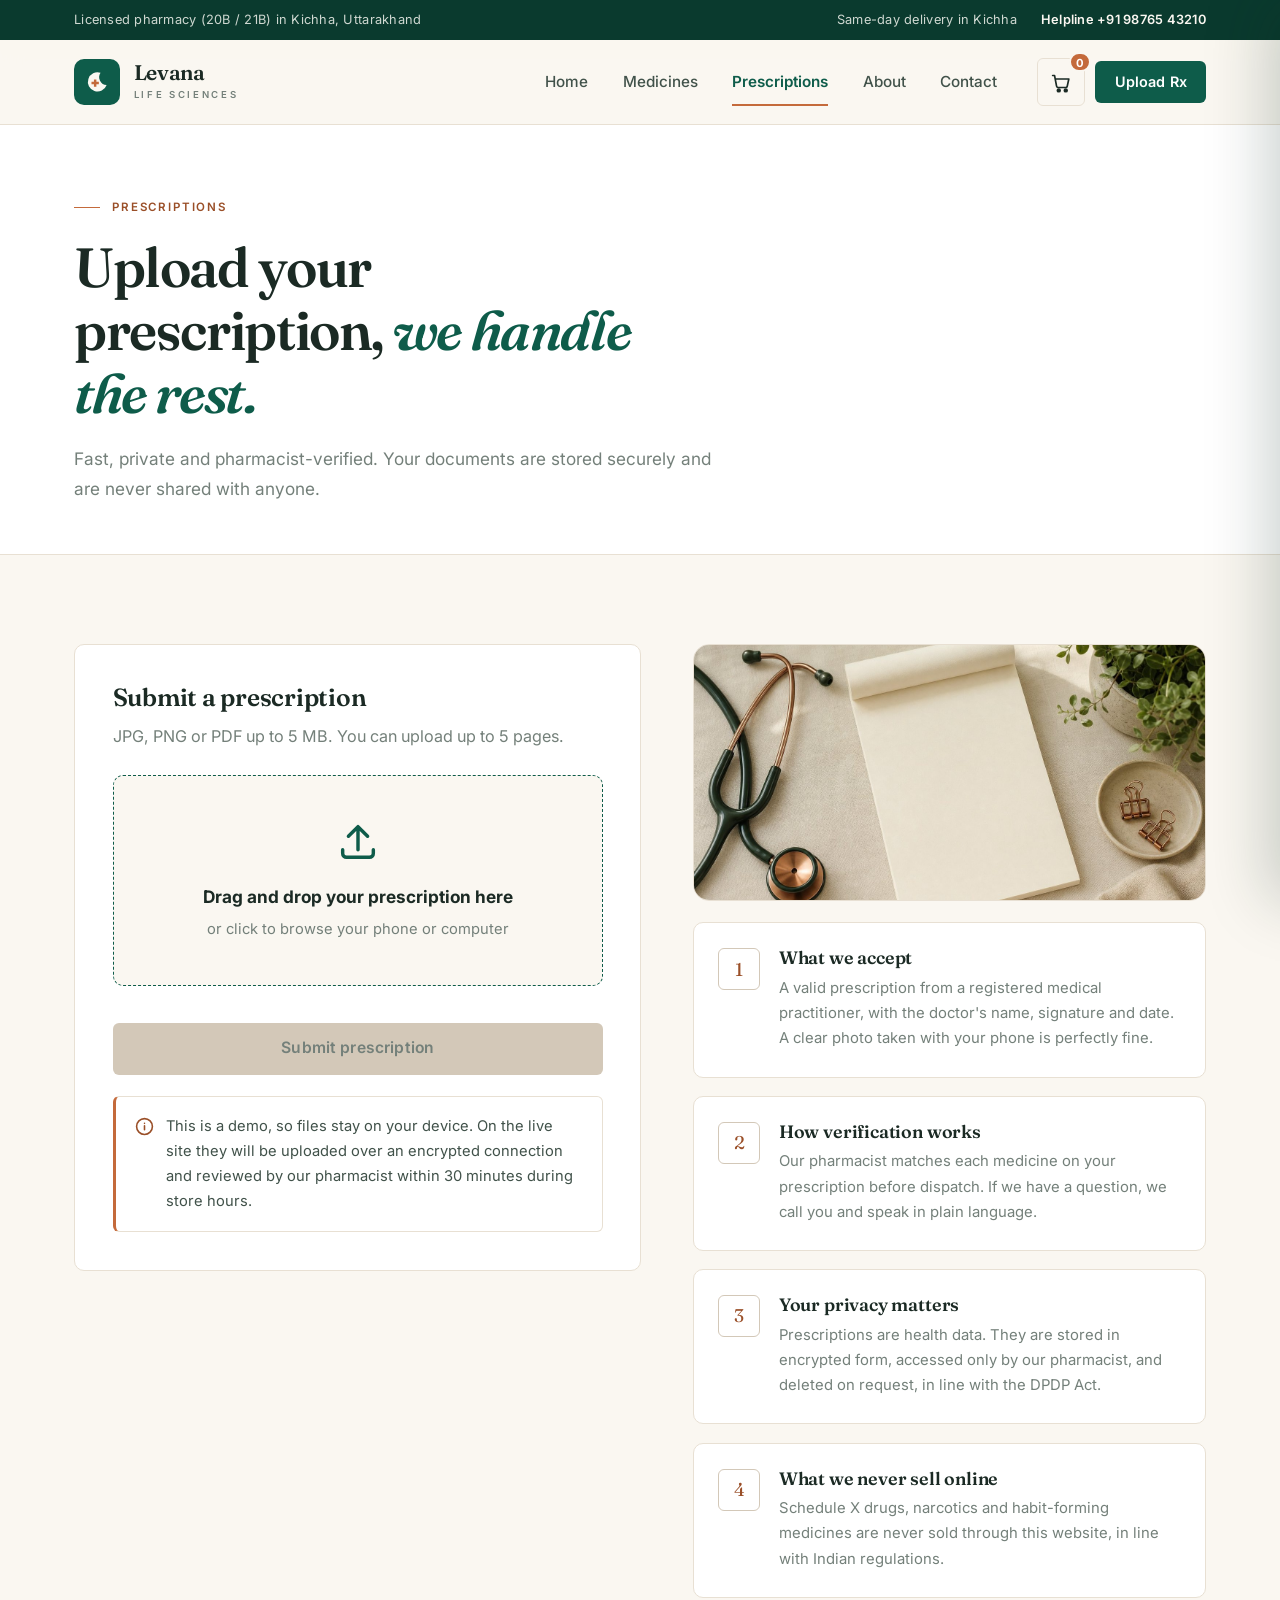
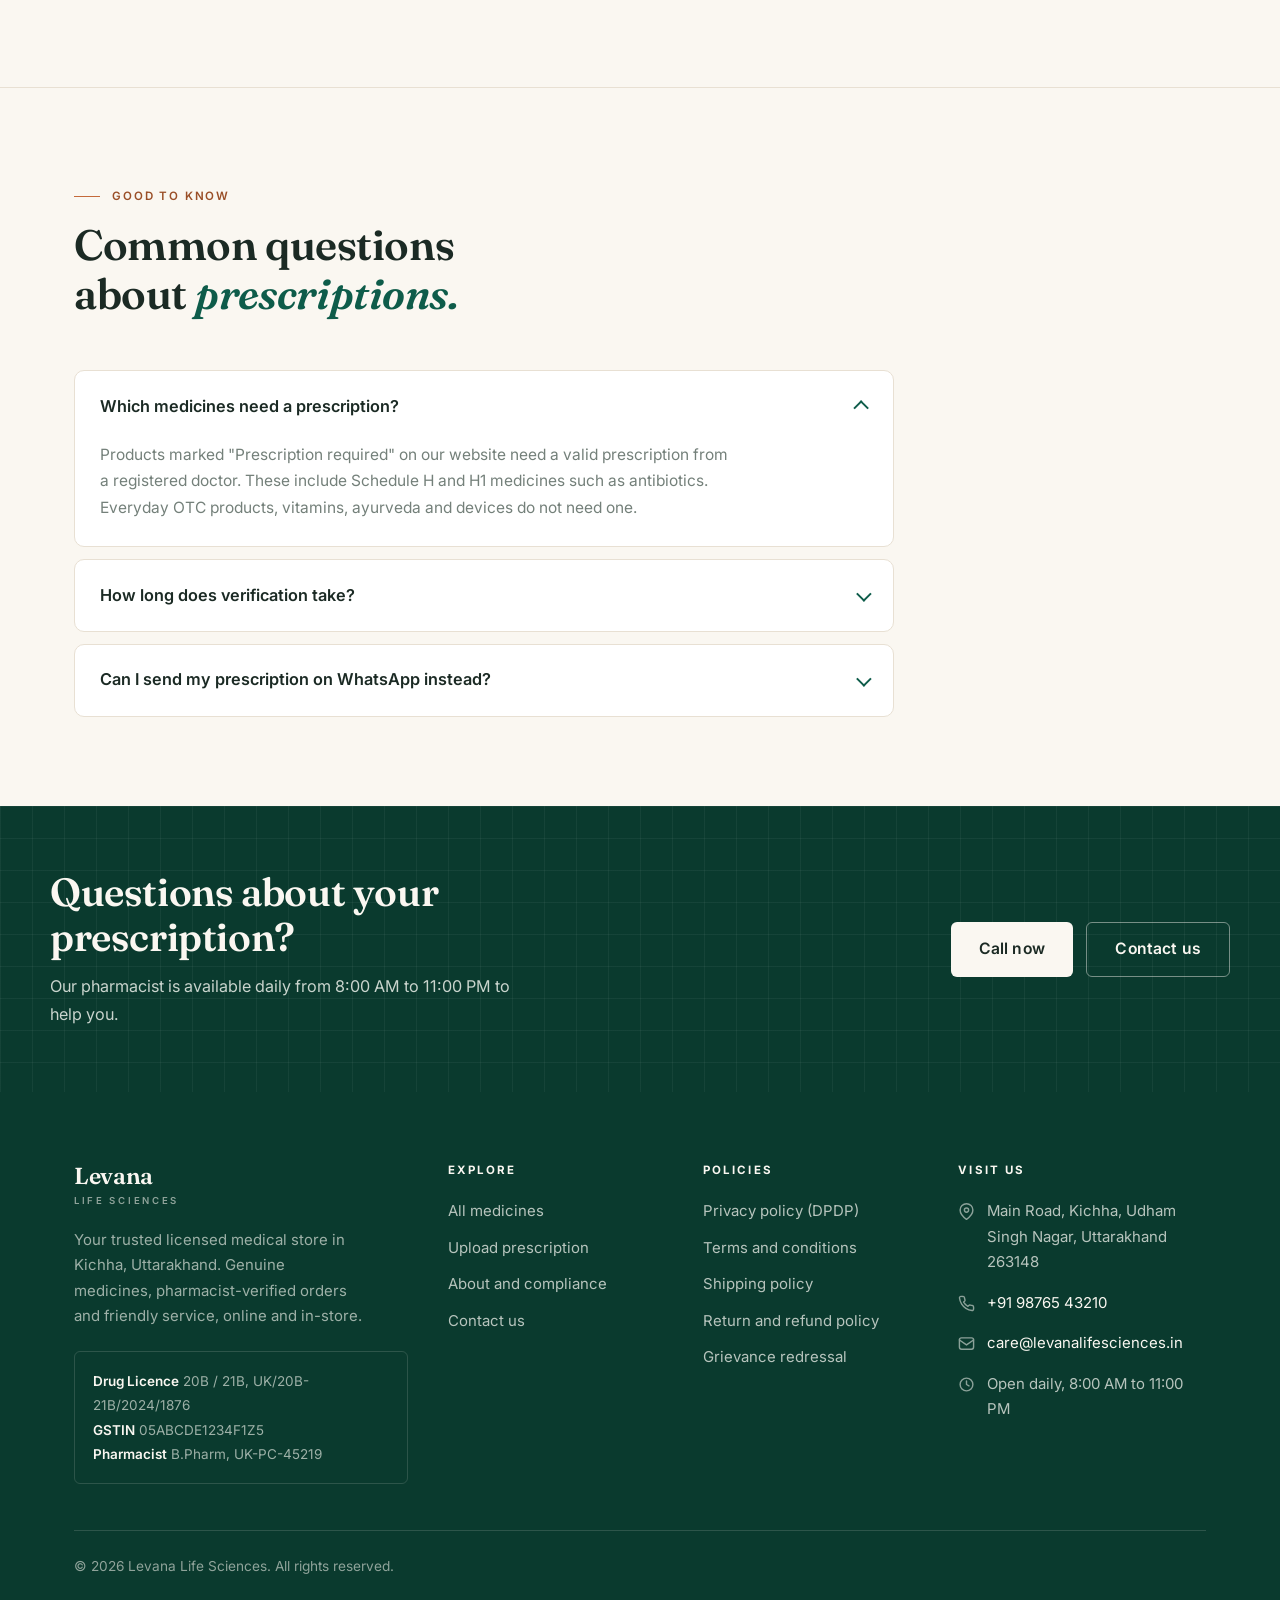
<file: site-src/original/prescriptions.html>
<!DOCTYPE html>
<html lang="en">
<head>
<meta charset="UTF-8">
<meta name="viewport" content="width=device-width, initial-scale=1.0">
<title>Upload Prescription | Levana Life Sciences</title>
<meta name="description" content="Upload your doctor prescription at Levana Life Sciences. Fast, private and verified by a registered pharmacist before dispatch.">
<meta property="og:type" content="website">
<meta property="og:site_name" content="Levana Life Sciences">
<meta property="og:title" content="Upload Prescription | Levana Life Sciences">
<meta property="og:description" content="Upload your doctor prescription at Levana Life Sciences. Fast, private and verified by a registered pharmacist before dispatch.">
<meta name="theme-color" content="#0e5c4a">
<link rel="icon" href="data:image/svg+xml,%3Csvg xmlns='http://www.w3.org/2000/svg' viewBox='0 0 32 32'%3E%3Crect width='32' height='32' rx='8' fill='%230e5c4a'/%3E%3Cpath d='M20 5.5a11 11 0 1 0 7 14A9 9 0 0 1 20 5.5z' fill='%23faf7f1'/%3E%3Cpath d='M12.5 13h2.8v2.8h2.8v2.8h-2.8v2.8h-2.8v-2.8H9.7v-2.8h2.8z' fill='%23c46a3b'/%3E%3C/svg%3E">
<link rel="preconnect" href="https://fonts.googleapis.com"><link rel="preconnect" href="https://fonts.gstatic.com" crossorigin><link href="https://fonts.googleapis.com/css2?family=Fraunces:ital,opsz,wght@0,9..144,500;0,9..144,600;0,9..144,700;1,9..144,500;1,9..144,600&family=Inter:wght@400;500;600;700&display=swap" rel="stylesheet">
<style>
:root {
  --ink: #1b2a24;
  --ink-soft: #41524a;
  --muted: #74807a;
  --brand: #0e5c4a;
  --brand-deep: #0a3a2e;
  --accent: #c46a3b;
  --accent-dark: #9a4f28;
  --accent-soft: #f6e6da;
  --paper: #faf7f1;
  --surface: #ffffff;
  --line: #e8e0d3;
  --line-strong: #d3c8b8;
  --rx: #b23a48;
  --font-display: "Fraunces", Georgia, "Times New Roman", serif;
  --font-body: "Inter", system-ui, -apple-system, "Segoe UI", Roboto, Arial, sans-serif;
  --r-s: 6px;
  --r-m: 10px;
  --r-l: 16px;
  --shadow-float: 0 18px 40px rgba(15, 40, 32, 0.18);
  --shadow-drawer: -24px 0 60px rgba(15, 40, 32, 0.22);
}

*,
*::before,
*::after {
  box-sizing: border-box;
  margin: 0;
  padding: 0;
}

html {
  scroll-behavior: smooth;
  scroll-padding-top: 110px;
  -webkit-text-size-adjust: 100%;
  overflow-x: clip; /* FIX-OVERFLOW: no horizontal page scroll */
}

body {
  font-family: var(--font-body);
  font-size: 1.0125rem;
  line-height: 1.7;
  color: var(--ink-soft);
  background: var(--paper);
  overflow-x: clip; /* FIX-OVERFLOW: wide children cannot scroll the viewport sideways */
}

body.no-scroll {
  overflow: hidden;
}

/* FIX-MEDIA: images and icons scale inside their containers without distortion */
img,
svg {
  display: block;
  max-width: 100%;
  height: auto;
}

a {
  color: var(--brand);
  text-decoration: none;
}

a:hover {
  text-decoration: underline;
  text-underline-offset: 3px;
}

button {
  font: inherit;
  color: inherit;
  background: none;
  border: 0;
  cursor: pointer;
}

input,
select,
textarea {
  font: inherit;
  color: inherit;
}

ul {
  list-style: none;
}

h1,
h2,
h3,
h4 {
  font-family: var(--font-display);
  color: var(--ink);
  line-height: 1.14;
  font-weight: 600;
  letter-spacing: -0.01em;
}

:focus-visible {
  outline: 2.5px solid var(--accent);
  outline-offset: 3px;
}

::selection {
  background: var(--accent-soft);
  color: var(--ink);
}

/* FIX-LAYOUT: fluid container in flexible units, no fixed pixel widths */
.container {
  width: 100%;
  max-width: 73.75rem;
  margin-inline: auto;
  padding-inline: clamp(1.125rem, 4vw, 1.5rem);
}

.skip-link {
  position: absolute;
  top: -64px;
  left: 1.25rem;
  z-index: 300;
  background: var(--ink);
  color: #fff;
  padding: 0.8rem 1.35rem;
  border-radius: 0 0 var(--r-s) var(--r-s);
  transition: top 0.2s;
}

.skip-link:focus {
  top: 0;
  text-decoration: none;
}

.label {
  display: inline-flex;
  align-items: center;
  gap: 0.75rem;
  font-family: var(--font-body);
  font-size: 0.72rem;
  font-weight: 600;
  letter-spacing: 0.16em;
  text-transform: uppercase;
  color: var(--accent-dark);
}

.label::before {
  content: "";
  width: 26px;
  height: 1px;
  background: var(--accent);
}

.section {
  padding: clamp(3.25rem, 7vw, 5.75rem) 0;
}

.section--flush {
  border-top: 1px solid var(--line);
}

.sec-head {
  display: grid;
  grid-template-columns: minmax(0, 1.15fr) minmax(0, 0.85fr);
  gap: 1.5rem 3rem;
  align-items: end;
  margin-bottom: clamp(2.15rem, 5vw, 3.25rem);
}

.sec-head h2 {
  margin-top: 0.95rem;
  font-size: clamp(1.85rem, 3.6vw, 2.65rem);
  max-width: 16ch;
}

.sec-head h2 em,
.hero h1 em,
.page-head h1 em,
.split h2 em {
  font-style: italic;
  color: var(--brand);
}

.sec-head__side {
  color: var(--muted);
  padding-bottom: 0.35rem;
}

.sec-head__side p {
  max-width: 42ch;
}

.sec-head__side .link-arrow {
  margin-top: 1rem;
}

.link-arrow {
  display: inline-flex;
  align-items: center;
  gap: 0.55rem;
  font-weight: 600;
  font-size: 0.95rem;
  color: var(--ink);
  border-bottom: 1.5px solid var(--line-strong);
  padding-bottom: 0.35rem;
  transition: border-color 0.2s, color 0.2s, gap 0.2s;
}

.link-arrow:hover {
  text-decoration: none;
  color: var(--brand);
  border-color: var(--brand);
  gap: 0.85rem;
}

.link-arrow svg {
  width: 17px;
  height: 17px;
  flex-shrink: 0;
}

.btn {
  display: inline-flex;
  align-items: center;
  justify-content: center;
  gap: 0.6rem;
  min-height: 52px;
  padding: 0.8rem 1.75rem;
  border-radius: var(--r-s);
  font-weight: 600;
  font-size: 0.98rem;
  letter-spacing: 0.01em;
  transition: background 0.2s, color 0.2s, border-color 0.2s, transform 0.15s;
  white-space: nowrap;
}

.btn:hover {
  text-decoration: none;
  transform: translateY(-1px);
}

.btn:active {
  transform: translateY(0);
}

.btn--primary {
  background: var(--brand);
  color: #fff;
}

.btn--primary:hover {
  background: var(--brand-deep);
}

.btn--primary:disabled {
  background: var(--line-strong);
  color: var(--muted);
  cursor: not-allowed;
  transform: none;
}

.btn--ghost {
  border: 1.5px solid var(--line-strong);
  color: var(--ink);
  background: transparent;
}

.btn--ghost:hover {
  border-color: var(--brand);
  color: var(--brand);
}

.btn--light {
  background: var(--paper);
  color: var(--ink);
}

.btn--light:hover {
  background: #fff;
}

.btn--outline-light {
  border: 1.5px solid rgba(250, 247, 241, 0.45);
  color: var(--paper);
}

.btn--outline-light:hover {
  border-color: var(--paper);
  background: rgba(250, 247, 241, 0.1);
}

.btn--sm {
  min-height: 42px;
  padding: 0.55rem 1.2rem;
  font-size: 0.9rem;
}

.btn--block {
  width: 100%;
}

.icon-btn {
  position: relative;
  width: 48px;
  height: 48px;
  display: grid;
  place-items: center;
  border: 1px solid var(--line);
  border-radius: var(--r-s);
  color: var(--ink);
  background: transparent;
  transition: border-color 0.2s, background 0.2s;
}

.icon-btn:hover {
  border-color: var(--brand);
  background: var(--surface);
  text-decoration: none;
}

.icon-btn svg {
  width: 21px;
  height: 21px;
}

.announce {
  background: var(--brand-deep);
  color: #cfd8d1;
  font-size: 0.8rem;
  letter-spacing: 0.02em;
}

.announce .container {
  display: flex;
  align-items: center;
  justify-content: space-between;
  gap: 1rem;
  min-height: 40px;
  padding-block: 0.45rem;
}

.announce a {
  color: var(--paper);
  font-weight: 600;
}

.announce__right {
  display: flex;
  gap: 1.5rem;
}

.site-header {
  position: sticky;
  top: 0;
  z-index: 120;
  background: rgba(250, 247, 241, 0.94);
  backdrop-filter: blur(14px);
  border-bottom: 1px solid var(--line);
}

.header-inner {
  display: flex;
  align-items: center;
  gap: 2.5rem;
  min-height: 84px;
}

.brand {
  display: inline-flex;
  align-items: center;
  gap: 0.85rem;
  color: var(--ink);
  flex-shrink: 0;
}

.brand:hover {
  text-decoration: none;
}

.brand__mark {
  width: 46px;
  height: 46px;
  border-radius: var(--r-m);
  background: var(--brand);
  color: var(--paper);
  display: grid;
  place-items: center;
  flex-shrink: 0;
}

.brand__mark svg {
  width: 28px;
  height: 28px;
}

.brand__name {
  display: block;
  white-space: nowrap; /* FIX-NAV: brand text stays on one line */
  font-family: var(--font-display);
  font-size: 1.32rem;
  font-weight: 600;
  letter-spacing: -0.015em;
  line-height: 1.05;
}

.brand__sub {
  display: block;
  margin-top: 0.28rem;
  font-size: 0.6rem;
  font-weight: 600;
  letter-spacing: 0.28em;
  text-transform: uppercase;
  color: var(--muted);
}

.site-nav {
  margin-left: auto;
}

.site-nav ul {
  display: flex;
  align-items: center;
  gap: 2.15rem;
}

.site-nav a {
  position: relative;
  display: block;
  padding: 0.55rem 0;
  font-size: 0.955rem;
  font-weight: 500;
  color: var(--ink-soft);
}

.site-nav a:hover {
  color: var(--ink);
  text-decoration: none;
}

.site-nav a.is-active {
  color: var(--brand);
  font-weight: 600;
}

.site-nav a.is-active::after {
  content: "";
  position: absolute;
  left: 0;
  right: 0;
  bottom: -0.15rem;
  height: 2px;
  background: var(--accent);
}

.header-actions {
  display: flex;
  align-items: center;
  gap: 0.65rem;
  flex-shrink: 0;
}

.nav-toggle {
  display: none;
  width: 48px;
  height: 48px;
  border: 1px solid var(--line);
  border-radius: var(--r-s);
  place-items: center;
}

.nav-toggle span {
  position: relative;
  display: block;
  width: 20px;
  height: 2px;
  background: var(--ink);
  border-radius: 2px;
  transition: background 0.2s;
}

.nav-toggle span::before,
.nav-toggle span::after {
  content: "";
  position: absolute;
  left: 0;
  width: 20px;
  height: 2px;
  background: var(--ink);
  border-radius: 2px;
  transition: top 0.25s, transform 0.25s;
}

.nav-toggle span::before {
  top: -7px;
}

.nav-toggle span::after {
  top: 7px;
}

.nav-toggle.is-open span {
  background: transparent;
}

.nav-toggle.is-open span::before {
  top: 0;
  transform: rotate(45deg);
}

.nav-toggle.is-open span::after {
  top: 0;
  transform: rotate(-45deg);
}

.cart-count {
  position: absolute;
  top: -7px;
  right: -7px;
  min-width: 20px;
  height: 20px;
  padding: 0 5px;
  display: grid;
  place-items: center;
  background: var(--accent);
  color: #fff;
  font-size: 0.7rem;
  font-weight: 700;
  border-radius: 20px;
  border: 2px solid var(--paper);
}

.hero {
  padding: clamp(2.75rem, 6vw, 4.5rem) 0 clamp(3.25rem, 7vw, 5.5rem);
}

.hero__inner {
  display: grid;
  grid-template-columns: minmax(0, 1.05fr) minmax(0, 0.95fr);
  gap: clamp(2.25rem, 5vw, 4.25rem);
  align-items: stretch;
}

.hero__copy {
  display: flex;
  flex-direction: column;
  justify-content: center;
}

.hero h1 {
  margin-top: 1.35rem;
  font-size: clamp(2.55rem, 5.6vw, 4.05rem);
  letter-spacing: -0.025em;
  line-height: 1.05;
  max-width: 12ch;
}

.hero__lead {
  margin-top: 1.5rem;
  font-size: 1.12rem;
  color: var(--ink-soft);
  max-width: 46ch;
}

.hero__actions {
  display: flex;
  flex-wrap: wrap;
  align-items: center;
  gap: 1.15rem 1.85rem;
  margin-top: 2.15rem;
}

.hero__facts {
  display: grid;
  grid-template-columns: repeat(3, minmax(0, 1fr));
  gap: 1.25rem;
  margin-top: 2.75rem;
  border-top: 1px solid var(--line);
  padding-top: 1.65rem;
}

.hero-fact strong {
  display: block;
  font-family: var(--font-display);
  font-size: 1.45rem;
  font-weight: 600;
  color: var(--ink);
  letter-spacing: -0.01em;
}

.hero-fact span {
  font-size: 0.86rem;
  color: var(--muted);
}

.hero-panel {
  position: relative;
  display: flex;
  flex-direction: column;
  justify-content: flex-end;
  gap: 1rem;
  background: var(--brand-deep);
  border-radius: var(--r-l);
  min-height: 480px;
  padding: 1.75rem;
  overflow: hidden;
  background-image:
    linear-gradient(rgba(250, 247, 241, 0.05) 1px, transparent 1px),
    linear-gradient(90deg, rgba(250, 247, 241, 0.05) 1px, transparent 1px);
  background-size: 32px 32px;
}

.hero-panel__img {
  position: absolute;
  inset: 0;
  width: 100%;
  height: 100%;
  object-fit: cover;
}

.hero-panel__veil {
  position: absolute;
  inset: 0;
  background: linear-gradient(180deg, rgba(10, 58, 46, 0.12) 0%, rgba(10, 58, 46, 0.02) 38%, rgba(10, 58, 46, 0.62) 100%);
}

.hero-panel__badge {
  position: absolute;
  top: 1.35rem;
  left: 1.35rem;
  width: 52px;
  height: 52px;
  border-radius: var(--r-m);
  background: rgba(250, 247, 241, 0.92);
  color: var(--brand);
  display: grid;
  place-items: center;
  z-index: 1;
}

.hero-panel__badge svg {
  width: 32px;
  height: 32px;
}

.media-frame {
  border-radius: var(--r-l);
  overflow: hidden;
  border: 1px solid var(--line);
  aspect-ratio: 4 / 3;
  background: #eef3ef;
}

.media-frame img {
  width: 100%;
  height: 100%;
  object-fit: cover;
  display: block;
}

.media-frame--wide {
  aspect-ratio: 16 / 8;
  margin-bottom: 1.35rem;
}

.status-card {
  position: relative;
  z-index: 1;
  display: flex;
  align-items: center;
  gap: 0.85rem;
  background: var(--paper);
  border-radius: var(--r-m);
  padding: 1.05rem 1.25rem;
  box-shadow: var(--shadow-float);
  max-width: 310px;
}

.status-card--right {
  margin-left: auto;
}

.status-card__icon {
  width: 40px;
  height: 40px;
  border-radius: 50%;
  background: #e3efe9;
  color: var(--brand);
  display: grid;
  place-items: center;
  flex-shrink: 0;
}

.status-card__icon svg {
  width: 20px;
  height: 20px;
}

.status-card strong {
  display: block;
  color: var(--ink);
  font-size: 0.92rem;
  line-height: 1.35;
}

.status-card span {
  display: block;
  margin-top: 0.15rem;
  font-size: 0.78rem;
  color: var(--muted);
}

.factbar {
  border-top: 1px solid var(--line);
  border-bottom: 1px solid var(--line);
  background: var(--surface);
}

.factbar .container {
  display: grid;
  grid-template-columns: repeat(4, minmax(0, 1fr));
}

.factbar__item {
  padding: 1.85rem 1.5rem;
  border-left: 1px solid var(--line);
}

.factbar__item:first-child {
  border-left: 0;
}

.factbar__item strong {
  display: block;
  font-family: var(--font-display);
  font-size: 1.55rem;
  font-weight: 600;
  color: var(--ink);
  letter-spacing: -0.015em;
}

.factbar__item span {
  font-size: 0.88rem;
  color: var(--muted);
}

.cat-grid {
  display: grid;
  grid-template-columns: repeat(5, minmax(0, 1fr));
  gap: 1.15rem;
}

.cat-card {
  display: flex;
  flex-direction: column;
  gap: 0.95rem;
  background: var(--surface);
  border: 1px solid var(--line);
  border-radius: var(--r-m);
  padding: 1.55rem 1.35rem;
  color: var(--ink);
  transition: border-color 0.2s, transform 0.2s;
}

.cat-card:hover {
  text-decoration: none;
  border-color: var(--brand);
  transform: translateY(-3px);
}

.cat-card__icon {
  width: 48px;
  height: 48px;
  border: 1px solid var(--line);
  border-radius: var(--r-s);
  display: grid;
  place-items: center;
  color: var(--brand);
  background: var(--paper);
}

.cat-card__icon svg {
  width: 25px;
  height: 25px;
}

.cat-card strong {
  font-family: var(--font-display);
  font-size: 1.12rem;
  font-weight: 600;
  letter-spacing: -0.01em;
}

.cat-card span {
  font-size: 0.86rem;
  color: var(--muted);
  line-height: 1.5;
  margin-top: -0.55rem;
}

.product-grid {
  display: grid;
  /* FIX-LAYOUT: min() keeps each track inside very narrow screens */
  grid-template-columns: repeat(auto-fill, minmax(min(258px, 100%), 1fr));
  gap: 1.35rem;
}

.product-card {
  display: flex;
  flex-direction: column;
  background: var(--surface);
  border: 1px solid var(--line);
  border-radius: var(--r-m);
  overflow: hidden;
  transition: border-color 0.2s, transform 0.2s;
}

.product-card:hover {
  border-color: var(--brand);
  transform: translateY(-3px);
}

.product-card__media {
  position: relative;
  aspect-ratio: 5 / 3.4;
  display: grid;
  place-items: center;
  border-bottom: 1px solid var(--line);
}

.tint-pain {
  background: #eaf1ee;
}

.tint-digestive {
  background: #f3ede3;
}

.tint-vitamins {
  background: #f2efe4;
}

.tint-ayurveda {
  background: #e9f0e4;
}

.tint-devices {
  background: #e9edf3;
}

.tint-personal {
  background: #f3eae6;
}

.product-card__icon {
  width: 98px;
  height: 98px;
  color: var(--brand);
}

.product-card__icon svg {
  width: 100%;
  height: 100%;
}

.pill-tag {
  position: absolute;
  top: 0.85rem;
  font-size: 0.68rem;
  font-weight: 700;
  letter-spacing: 0.12em;
  text-transform: uppercase;
  padding: 0.32rem 0.6rem;
  border-radius: 4px;
  background: var(--surface);
  border: 1px solid var(--line);
  color: var(--ink-soft);
}

.pill-tag--left {
  left: 0.85rem;
}

.pill-tag--right {
  right: 0.85rem;
}

.pill-tag--rx {
  color: var(--rx);
  border-color: #e5c4c8;
  background: #fbf2f3;
}

.pill-tag--off {
  color: var(--accent-dark);
  border-color: #ecd3c1;
  background: var(--accent-soft);
}

.product-card__body {
  display: flex;
  flex-direction: column;
  flex: 1;
  padding: 1.25rem 1.35rem 1.45rem;
}

.product-card__company {
  font-size: 0.7rem;
  font-weight: 600;
  letter-spacing: 0.14em;
  text-transform: uppercase;
  color: var(--muted);
}

.product-card__name {
  margin-top: 0.45rem;
  font-family: var(--font-display);
  font-size: 1.16rem;
  font-weight: 600;
  color: var(--ink);
  letter-spacing: -0.01em;
  line-height: 1.3;
}

.product-card__salt {
  margin-top: 0.35rem;
  font-size: 0.885rem;
  color: var(--brand);
  font-weight: 500;
}

.product-card__pack {
  margin-top: 0.25rem;
  font-size: 0.82rem;
  color: var(--muted);
}

.rx-mark {
  color: var(--rx);
  font-weight: 600;
}

.product-card__foot {
  margin-top: auto;
  padding-top: 1.25rem;
  display: flex;
  align-items: center;
  justify-content: space-between;
  gap: 0.85rem;
}

.price strong {
  font-family: var(--font-display);
  font-size: 1.32rem;
  font-weight: 600;
  color: var(--ink);
  letter-spacing: -0.01em;
}

.price s {
  margin-left: 0.45rem;
  font-size: 0.86rem;
  color: var(--muted);
}

.btn-add {
  min-height: 40px;
  padding: 0.55rem 1.15rem;
  border-radius: var(--r-s);
  background: var(--ink);
  color: #fff;
  font-size: 0.88rem;
  font-weight: 600;
  transition: background 0.2s;
}

.btn-add:hover {
  background: var(--brand);
}

.btn-add:disabled {
  background: var(--line-strong);
  color: var(--surface);
  cursor: default;
}

.steps-row {
  display: grid;
  grid-template-columns: repeat(4, minmax(0, 1fr));
  border-top: 1px solid var(--line);
}

.step-item {
  padding: 2.15rem 1.85rem 2.15rem 0;
  border-right: 1px solid var(--line);
  padding-right: 1.85rem;
  margin-right: 1.85rem;
}

.step-item:last-child {
  border-right: 0;
  margin-right: 0;
  padding-right: 0;
}

.step-item__num {
  font-family: var(--font-display);
  font-size: 2.35rem;
  font-weight: 500;
  color: var(--accent);
  letter-spacing: -0.02em;
  line-height: 1;
}

.step-item h3 {
  margin-top: 1.05rem;
  font-size: 1.22rem;
}

.step-item p {
  margin-top: 0.65rem;
  font-size: 0.955rem;
  color: var(--muted);
}

.split {
  display: grid;
  grid-template-columns: minmax(0, 1fr) minmax(0, 1fr);
  gap: clamp(2.25rem, 5vw, 4.5rem);
  align-items: center;
}

.split h2 {
  font-size: clamp(1.85rem, 3.4vw, 2.55rem);
  max-width: 17ch;
}

.split > div > p {
  margin-top: 1.25rem;
  color: var(--muted);
  max-width: 52ch;
}

.split .link-arrow {
  margin-top: 1.65rem;
}

.story-specs {
  margin-top: clamp(2rem, 4vw, 2.75rem);
}

.spec-rows {
  background: var(--surface);
  border: 1px solid var(--line);
  border-radius: var(--r-m);
  overflow: hidden;
}

.spec-row {
  display: flex;
  justify-content: space-between;
  gap: 1.25rem;
  padding: 1.15rem 1.55rem;
  border-bottom: 1px solid var(--line);
  font-size: 0.95rem;
}

.spec-row:last-child {
  border-bottom: 0;
}

.spec-row dt {
  color: var(--muted);
  font-weight: 500;
}

.spec-row dd {
  color: var(--ink);
  font-weight: 600;
  text-align: right;
}

.quotes {
  display: grid;
  grid-template-columns: repeat(3, minmax(0, 1fr));
  border-top: 1px solid var(--line);
  border-bottom: 1px solid var(--line);
}

.quote {
  padding: 2.35rem 2.15rem;
  border-left: 1px solid var(--line);
}

.quote:first-child {
  border-left: 0;
  padding-left: 0;
}

.quote:last-child {
  padding-right: 0;
}

.quote__mark {
  font-family: var(--font-display);
  font-size: 3.25rem;
  line-height: 0.8;
  color: var(--accent);
  opacity: 0.85;
}

.quote__stars {
  margin-top: 1.15rem;
  color: var(--accent);
  font-size: 0.95rem;
  letter-spacing: 0.28em;
}

.quote p {
  margin-top: 1.35rem;
  color: var(--ink-soft);
  font-size: 1.02rem;
}

.quote footer {
  margin-top: 1.65rem;
  display: flex;
  align-items: center;
  gap: 0.95rem;
}

.quote__avatar {
  width: 42px;
  height: 42px;
  border-radius: 50%;
  background: var(--brand);
  color: var(--paper);
  display: grid;
  place-items: center;
  font-size: 0.85rem;
  font-weight: 700;
  flex-shrink: 0;
}

.quote__who strong {
  display: block;
  color: var(--ink);
  font-size: 0.94rem;
}

.quote__who span {
  font-size: 0.82rem;
  color: var(--muted);
}

.cta-band {
  background: var(--brand-deep);
  color: #c9d4cd;
  background-image:
    linear-gradient(rgba(250, 247, 241, 0.05) 1px, transparent 1px),
    linear-gradient(90deg, rgba(250, 247, 241, 0.05) 1px, transparent 1px);
  background-size: 32px 32px;
}

.cta-band .container {
  display: flex;
  flex-wrap: wrap;
  align-items: center;
  justify-content: space-between;
  gap: 1.75rem;
  padding: clamp(2.75rem, 5.5vw, 4rem) 0;
}

.cta-band h2 {
  color: var(--paper);
  font-size: clamp(1.75rem, 3.4vw, 2.45rem);
  max-width: 18ch;
}

.cta-band p {
  margin-top: 0.85rem;
  max-width: 48ch;
}

.cta-band__actions {
  display: flex;
  flex-wrap: wrap;
  gap: 0.85rem;
}

.page-head {
  padding: clamp(2.5rem, 5.5vw, 4rem) 0 clamp(2.15rem, 4.5vw, 3.15rem);
  border-bottom: 1px solid var(--line);
  background: var(--surface);
}

.page-head .label {
  margin-bottom: 1.15rem;
}

.page-head h1 {
  font-size: clamp(2.25rem, 5vw, 3.45rem);
  letter-spacing: -0.025em;
  max-width: 16ch;
}

.page-head__lead {
  margin-top: 1.25rem;
  max-width: 58ch;
  color: var(--muted);
  font-size: 1.08rem;
}

.searchbar {
  display: flex;
  max-width: 620px;
  margin-top: 2rem;
  border: 1.5px solid var(--line-strong);
  border-radius: var(--r-s);
  background: var(--paper);
  overflow: hidden;
  transition: border-color 0.2s;
}

.searchbar:focus-within {
  border-color: var(--brand);
}

.searchbar input {
  flex: 1;
  min-width: 0;
  height: 58px;
  padding: 0 1.25rem;
  border: 0;
  background: transparent;
  font-size: 1.02rem;
}

.searchbar input:focus {
  outline: none;
}

.searchbar button {
  padding: 0 1.75rem;
  background: var(--brand);
  color: #fff;
  font-weight: 600;
  transition: background 0.2s;
}

.searchbar button:hover {
  background: var(--brand-deep);
}

.toolbar {
  display: flex;
  flex-wrap: wrap;
  align-items: center;
  justify-content: space-between;
  gap: 1.15rem;
  margin: 2rem 0 1.65rem;
}

.chips {
  display: flex;
  flex-wrap: wrap;
  gap: 0.55rem;
}

.chip {
  padding: 0.58rem 1.15rem;
  border: 1px solid var(--line-strong);
  border-radius: var(--r-s);
  background: var(--surface);
  font-size: 0.9rem;
  font-weight: 500;
  color: var(--ink-soft);
  transition: all 0.18s;
}

.chip:hover {
  border-color: var(--brand);
  color: var(--brand);
}

.chip.is-active {
  background: var(--ink);
  border-color: var(--ink);
  color: var(--paper);
}

.sortbox {
  display: flex;
  align-items: center;
  gap: 0.75rem;
  font-size: 0.92rem;
  font-weight: 500;
  color: var(--muted);
}

.sortbox select {
  height: 46px;
  max-width: 100%; /* FIX-OVERFLOW: sort select shrinks on small screens */
  min-width: 0;
  padding: 0 2.35rem 0 1rem;
  border: 1px solid var(--line-strong);
  border-radius: var(--r-s);
  background: var(--surface)
    url("data:image/svg+xml,%3Csvg xmlns='http://www.w3.org/2000/svg' width='16' height='16' viewBox='0 0 24 24' fill='none' stroke='%2374807a' stroke-width='2.4' stroke-linecap='round'%3E%3Cpath d='M6 9l6 6 6-6'/%3E%3C/svg%3E")
    no-repeat right 0.95rem center;
  font-weight: 500;
  color: var(--ink);
  appearance: none;
}

.result-line {
  font-size: 0.92rem;
  color: var(--muted);
  margin-bottom: 1.35rem;
}

.empty-state {
  text-align: center;
  padding: 4rem 1.25rem;
  border: 1px dashed var(--line-strong);
  border-radius: var(--r-m);
  background: var(--surface);
}

.empty-state strong {
  display: block;
  font-family: var(--font-display);
  font-size: 1.35rem;
  color: var(--ink);
  margin-bottom: 0.5rem;
}

.info-strip {
  margin-top: 2.5rem;
  display: grid;
  /* FIX-LAYOUT: auto-fit grid flexes between 4, 3, 2 and 1 columns */
  grid-template-columns: repeat(auto-fit, minmax(min(230px, 100%), 1fr));
  gap: 1.15rem;
}

.info-strip__item {
  background: var(--surface);
  border: 1px solid var(--line);
  border-radius: var(--r-m);
  padding: 1.55rem 1.5rem;
}

.info-strip__item strong {
  display: block;
  font-family: var(--font-display);
  color: var(--ink);
  font-size: 1.08rem;
  margin-bottom: 0.45rem;
}

.info-strip__item p {
  font-size: 0.92rem;
  color: var(--muted);
}

.rx-layout {
  display: grid;
  grid-template-columns: minmax(0, 1.05fr) minmax(0, 0.95fr);
  gap: clamp(1.85rem, 4vw, 3.5rem);
  align-items: start;
}

.rx-panel {
  background: var(--surface);
  border: 1px solid var(--line);
  border-radius: var(--r-m);
  padding: clamp(1.65rem, 3.5vw, 2.35rem);
}

.rx-panel h2 {
  font-size: 1.55rem;
}

.rx-panel .lead {
  margin: 0.75rem 0 1.55rem;
  color: var(--muted);
}

.dropzone {
  border: 1.5px dashed var(--brand);
  border-radius: var(--r-m);
  background: var(--paper);
  padding: 2.65rem 1.5rem;
  text-align: center;
  cursor: pointer;
  transition: background 0.2s, border-color 0.2s;
}

.dropzone:hover,
.dropzone.is-drag {
  background: #eef3ef;
  border-color: var(--accent);
}

.dropzone svg {
  width: 46px;
  height: 46px;
  margin: 0 auto 1.05rem;
  color: var(--brand);
}

.dropzone strong {
  display: block;
  font-size: 1.08rem;
  color: var(--ink);
}

.dropzone p {
  margin-top: 0.4rem;
  font-size: 0.92rem;
  color: var(--muted);
}

.rx-file-list {
  margin: 1.15rem 0;
  display: grid;
  gap: 0.55rem;
}

.rx-file {
  display: flex;
  align-items: center;
  gap: 0.85rem;
  border: 1px solid var(--line);
  border-radius: var(--r-s);
  padding: 0.7rem 0.95rem;
  font-size: 0.9rem;
  background: var(--paper);
}

.rx-file__name {
  flex: 1;
  min-width: 0;
  font-weight: 600;
  color: var(--ink);
  overflow: hidden;
  text-overflow: ellipsis;
  white-space: nowrap;
}

.rx-file__size {
  color: var(--muted);
  font-size: 0.82rem;
}

.note {
  display: flex;
  gap: 0.75rem;
  align-items: flex-start;
  margin-top: 1.35rem;
  padding: 1.05rem 1.2rem;
  border: 1px solid var(--line);
  border-left: 3px solid var(--accent);
  border-radius: var(--r-s);
  background: var(--surface);
  font-size: 0.92rem;
  color: var(--ink-soft);
}

.note svg {
  width: 19px;
  height: 19px;
  flex-shrink: 0;
  margin-top: 3px;
  color: var(--accent-dark);
}

.rx-steps {
  display: grid;
  gap: 1.15rem;
}

.rx-step {
  display: flex;
  gap: 1.15rem;
  background: var(--surface);
  border: 1px solid var(--line);
  border-radius: var(--r-m);
  padding: 1.55rem;
}

.rx-step__num {
  width: 42px;
  height: 42px;
  flex-shrink: 0;
  border: 1px solid var(--line-strong);
  border-radius: var(--r-s);
  display: grid;
  place-items: center;
  font-family: var(--font-display);
  font-size: 1.15rem;
  color: var(--accent-dark);
}

.rx-step h3 {
  font-size: 1.12rem;
}

.rx-step p {
  margin-top: 0.45rem;
  font-size: 0.93rem;
  color: var(--muted);
}

.cred-grid {
  display: grid;
  grid-template-columns: repeat(3, minmax(0, 1fr));
  gap: 1.15rem;
}

.cred-card {
  background: var(--surface);
  border: 1px solid var(--line);
  border-radius: var(--r-m);
  padding: 1.85rem 1.65rem;
  display: flex;
  flex-direction: column;
}

.cred-card__icon {
  width: 48px;
  height: 48px;
  border: 1px solid var(--line);
  border-radius: var(--r-s);
  display: grid;
  place-items: center;
  color: var(--brand);
  background: var(--paper);
}

.cred-card__icon svg {
  width: 24px;
  height: 24px;
}

.cred-card h3 {
  margin-top: 1.15rem;
  font-size: 1.22rem;
}

.cred-card > p {
  margin-top: 0.55rem;
  font-size: 0.93rem;
  color: var(--muted);
  flex: 1;
}

.cred-card .value {
  display: block;
  margin: 1.15rem 0 1.35rem;
  padding: 0.95rem 1.05rem;
  background: var(--paper);
  border: 1px solid var(--line);
  border-radius: var(--r-s);
  font-size: 0.9rem;
  font-weight: 600;
  color: var(--ink);
  line-height: 1.65;
}

.prose h2 {
  font-size: clamp(1.65rem, 3vw, 2.15rem);
  margin-top: 0.35rem;
}

.prose p {
  margin-top: 1.05rem;
  color: var(--muted);
  max-width: 62ch;
}

.prose ul {
  margin-top: 1.25rem;
  display: grid;
  gap: 0.75rem;
}

.prose li {
  position: relative;
  padding-left: 1.55rem;
  color: var(--muted);
  max-width: 62ch;
}

.prose li::before {
  content: "";
  position: absolute;
  left: 0;
  top: 0.72em;
  width: 8px;
  height: 8px;
  border: 1.5px solid var(--accent);
  border-radius: 50%;
}

.contact-grid {
  display: grid;
  grid-template-columns: minmax(0, 0.95fr) minmax(0, 1.05fr);
  gap: clamp(1.85rem, 4vw, 3.5rem);
  align-items: start;
}

.contact-cards {
  display: grid;
  gap: 1.05rem;
}

.contact-card {
  display: flex;
  gap: 1.15rem;
  background: var(--surface);
  border: 1px solid var(--line);
  border-radius: var(--r-m);
  padding: 1.45rem 1.55rem;
}

.contact-card__icon {
  width: 44px;
  height: 44px;
  flex-shrink: 0;
  border: 1px solid var(--line);
  border-radius: var(--r-s);
  display: grid;
  place-items: center;
  color: var(--brand);
  background: var(--paper);
}

.contact-card__icon svg {
  width: 21px;
  height: 21px;
}

.contact-card strong {
  display: block;
  color: var(--ink);
  font-size: 1.02rem;
}

.contact-card p,
.contact-card a {
  margin-top: 0.25rem;
  font-size: 0.93rem;
  color: var(--muted);
}

.contact-card a:hover {
  color: var(--brand);
}

.form-box {
  background: var(--surface);
  border: 1px solid var(--line);
  border-radius: var(--r-m);
  padding: clamp(1.65rem, 3.5vw, 2.35rem);
}

.form-box h2 {
  font-size: 1.55rem;
}

.form-box .lead {
  margin: 0.65rem 0 1.75rem;
  color: var(--muted);
}

.form-grid {
  display: grid;
  grid-template-columns: minmax(0, 1fr) minmax(0, 1fr);
  gap: 1.15rem;
}

.field {
  display: grid;
  gap: 0.45rem;
}

.field--full {
  grid-column: 1 / -1;
}

.field label {
  font-size: 0.88rem;
  font-weight: 600;
  color: var(--ink);
}

.field input,
.field textarea {
  width: 100%;
  border: 1.5px solid var(--line-strong);
  border-radius: var(--r-s);
  background: var(--paper);
  padding: 0.85rem 1.05rem;
  font-size: 0.98rem;
  transition: border-color 0.2s;
}

.field input:focus,
.field textarea:focus {
  outline: none;
  border-color: var(--brand);
  background: var(--surface);
}

.field textarea {
  min-height: 130px;
  resize: vertical;
}

.map-card {
  margin-top: 1.15rem;
  background: var(--brand-deep);
  color: var(--paper);
  border-radius: var(--r-m);
  padding: 2.15rem;
  background-image:
    linear-gradient(rgba(250, 247, 241, 0.05) 1px, transparent 1px),
    linear-gradient(90deg, rgba(250, 247, 241, 0.05) 1px, transparent 1px);
  background-size: 26px 26px;
}

.map-card strong {
  display: block;
  font-family: var(--font-display);
  font-size: 1.22rem;
}

.map-card p {
  margin-top: 0.55rem;
  color: #c9d4cd;
  font-size: 0.95rem;
}

.map-card a {
  display: inline-block;
  margin-top: 1.15rem;
  color: var(--paper);
  font-weight: 600;
  border-bottom: 1.5px solid rgba(250, 247, 241, 0.4);
  padding-bottom: 0.25rem;
}

.map-card a:hover {
  text-decoration: none;
  border-color: var(--paper);
}

.faq {
  display: grid;
  gap: 0.75rem;
  max-width: 820px;
}

.faq details {
  background: var(--surface);
  border: 1px solid var(--line);
  border-radius: var(--r-m);
  overflow: hidden;
}

.faq summary {
  list-style: none;
  cursor: pointer;
  display: flex;
  justify-content: space-between;
  align-items: center;
  gap: 1.15rem;
  padding: 1.35rem 1.55rem;
  font-weight: 600;
  font-size: 1.02rem;
  color: var(--ink);
  min-height: 62px;
}

.faq summary::-webkit-details-marker {
  display: none;
}

.faq summary::after {
  content: "";
  width: 11px;
  height: 11px;
  flex-shrink: 0;
  border-right: 2px solid var(--brand);
  border-bottom: 2px solid var(--brand);
  transform: rotate(45deg) translateY(-2px);
  transition: transform 0.25s;
}

.faq details[open] summary::after {
  transform: rotate(225deg) translateY(-2px);
}

.faq__body {
  padding: 0 1.55rem 1.55rem;
  color: var(--muted);
  font-size: 0.97rem;
  max-width: 68ch;
}

.site-footer {
  background: var(--brand-deep);
  color: #b7c4bd;
  font-size: 0.935rem;
  padding: clamp(3rem, 6vw, 4.5rem) 0 0;
}

.footer-grid {
  display: grid;
  grid-template-columns: minmax(0, 1.55fr) minmax(0, 1fr) minmax(0, 1fr) minmax(0, 1.15fr);
  gap: 2.5rem;
  padding-bottom: 2.85rem;
}

.footer-brand .brand__name {
  color: var(--paper);
  font-size: 1.45rem;
}

.footer-brand .brand__sub {
  color: #8fa39a;
}

.footer-brand p {
  margin-top: 1.15rem;
  max-width: 32ch;
  color: #9db0a7;
}

.footer-legal {
  margin-top: 1.35rem;
  padding: 1.05rem 1.15rem;
  border: 1px solid rgba(250, 247, 241, 0.14);
  border-radius: var(--r-s);
  font-size: 0.845rem;
  line-height: 1.8;
  color: #9db0a7;
}

.footer-legal strong {
  color: var(--paper);
  font-weight: 600;
}

.site-footer h4 {
  color: var(--paper);
  font-family: var(--font-body);
  font-size: 0.72rem;
  font-weight: 700;
  letter-spacing: 0.18em;
  text-transform: uppercase;
  margin-bottom: 1.35rem;
}

.footer-links {
  display: grid;
  gap: 0.7rem;
}

.footer-links a {
  color: #b7c4bd;
}

.footer-links a:hover {
  color: #fff;
  text-decoration: none;
}

.footer-contact {
  display: grid;
  gap: 0.95rem;
}

.footer-contact li {
  display: flex;
  gap: 0.75rem;
  align-items: flex-start;
}

.footer-contact svg {
  width: 17px;
  height: 17px;
  flex-shrink: 0;
  margin-top: 4px;
  opacity: 0.75;
}

.footer-contact a {
  color: var(--paper);
}

.footer-bottom {
  border-top: 1px solid rgba(250, 247, 241, 0.14);
  padding: 1.55rem 0;
  display: flex;
  flex-wrap: wrap;
  align-items: center;
  justify-content: space-between;
  gap: 1rem;
  font-size: 0.855rem;
  color: #8fa39a;
}

.overlay {
  position: fixed;
  inset: 0;
  z-index: 200;
  background: rgba(15, 35, 28, 0.5);
  backdrop-filter: blur(3px);
}

.overlay[hidden] {
  display: none;
}

.cart-drawer {
  position: fixed;
  top: 0;
  right: 0;
  z-index: 210;
  width: min(430px, 100%);
  height: 100vh;
  height: 100dvh;
  background: var(--paper);
  box-shadow: var(--shadow-drawer);
  display: flex;
  flex-direction: column;
  transform: translateX(103%);
  transition: transform 0.32s cubic-bezier(0.22, 1, 0.36, 1);
}

.cart-drawer.is-open {
  transform: translateX(0);
}

.cart-drawer__head {
  display: flex;
  align-items: center;
  justify-content: space-between;
  padding: 1.45rem 1.65rem;
  border-bottom: 1px solid var(--line);
}

.cart-drawer__head h2 {
  font-size: 1.35rem;
}

.cart-close {
  width: 42px;
  height: 42px;
  display: grid;
  place-items: center;
  border: 1px solid var(--line);
  border-radius: var(--r-s);
  font-size: 1.5rem;
  line-height: 1;
  color: var(--ink);
}

.cart-close:hover {
  border-color: var(--brand);
}

.cart-items {
  flex: 1;
  overflow-y: auto;
  padding: 1.35rem 1.65rem;
  display: grid;
  gap: 1.15rem;
  align-content: start;
}

.cart-item {
  display: flex;
  gap: 1rem;
  padding-bottom: 1.15rem;
  border-bottom: 1px solid var(--line);
}

.cart-item__thumb {
  width: 58px;
  height: 58px;
  border: 1px solid var(--line);
  border-radius: var(--r-s);
  display: grid;
  place-items: center;
  color: var(--brand);
  background: var(--surface);
  flex-shrink: 0;
}

.cart-item__thumb svg {
  width: 30px;
  height: 30px;
}

.cart-item__info {
  flex: 1;
  min-width: 0;
}

.cart-item__name {
  font-weight: 600;
  color: var(--ink);
  font-size: 0.95rem;
  line-height: 1.4;
}

.cart-item__price {
  margin: 0.25rem 0 0.65rem;
  font-size: 0.855rem;
  color: var(--muted);
}

.qty {
  display: inline-flex;
  align-items: center;
  border: 1px solid var(--line-strong);
  border-radius: var(--r-s);
  overflow: hidden;
}

.qty button {
  width: 36px;
  height: 34px;
  font-size: 1.1rem;
  font-weight: 600;
  color: var(--brand);
}

.qty button:hover {
  background: var(--surface);
}

.qty span {
  min-width: 36px;
  text-align: center;
  font-weight: 600;
  color: var(--ink);
  font-size: 0.92rem;
}

.cart-item__side {
  text-align: right;
  display: flex;
  flex-direction: column;
  align-items: flex-end;
  gap: 0.55rem;
}

.cart-item__side strong {
  color: var(--ink);
  font-family: var(--font-display);
  font-size: 1.05rem;
}

.link-btn {
  font-size: 0.85rem;
  font-weight: 600;
  color: var(--muted);
  text-decoration: underline;
  text-underline-offset: 3px;
  min-height: 32px;
}

.link-btn:hover {
  color: var(--rx);
}

.cart-empty {
  text-align: center;
  padding: 3.5rem 1rem;
  display: grid;
  gap: 1rem;
  justify-items: center;
  color: var(--muted);
}

.cart-empty svg {
  width: 54px;
  height: 54px;
  color: var(--brand);
  opacity: 0.6;
}

.cart-drawer__foot {
  border-top: 1px solid var(--line);
  padding: 1.35rem 1.65rem 1.65rem;
  background: var(--surface);
}

.delivery-note {
  font-size: 0.875rem;
  font-weight: 600;
  color: var(--brand);
  background: var(--paper);
  border: 1px solid var(--line);
  border-radius: var(--r-s);
  padding: 0.7rem 0.95rem;
  margin-bottom: 1.05rem;
}

.cart-total {
  display: flex;
  justify-content: space-between;
  align-items: baseline;
  margin-bottom: 1.15rem;
  color: var(--ink);
  font-weight: 600;
}

.cart-total strong {
  font-family: var(--font-display);
  font-size: 1.55rem;
  font-weight: 600;
}

.cart-fine {
  margin-top: 0.85rem;
  font-size: 0.8rem;
  color: var(--muted);
  text-align: center;
  line-height: 1.55;
}

.toast-wrap {
  position: fixed;
  left: 50%;
  bottom: 1.75rem;
  transform: translateX(-50%);
  z-index: 320;
  display: grid;
  gap: 0.65rem;
  width: min(440px, calc(100% - 2.5rem));
}

.toast {
  display: flex;
  align-items: center;
  gap: 0.85rem;
  background: var(--ink);
  color: var(--paper);
  border-radius: var(--r-s);
  padding: 1.05rem 1.25rem;
  font-size: 0.935rem;
  font-weight: 500;
  box-shadow: var(--shadow-float);
  opacity: 0;
  transform: translateY(12px);
  transition: opacity 0.25s, transform 0.25s;
}

.toast.is-in {
  opacity: 1;
  transform: translateY(0);
}

.toast--error {
  background: var(--rx);
}

.toast svg {
  width: 20px;
  height: 20px;
  flex-shrink: 0;
  color: var(--accent-soft);
}

.back-to-top {
  position: fixed;
  right: 1.35rem;
  bottom: 1.35rem;
  z-index: 110;
  width: 50px;
  height: 50px;
  border-radius: var(--r-s);
  background: var(--brand);
  color: #fff;
  display: grid;
  place-items: center;
  box-shadow: 0 12px 28px rgba(14, 92, 74, 0.35);
  opacity: 0;
  visibility: hidden;
  transform: translateY(10px);
  transition: opacity 0.25s, visibility 0.25s, transform 0.25s;
}

.back-to-top.is-visible {
  opacity: 1;
  visibility: visible;
  transform: translateY(0);
}

.back-to-top svg {
  width: 21px;
  height: 21px;
}

.reveal {
  opacity: 0;
  transform: translateY(18px);
  transition: opacity 0.6s cubic-bezier(0.22, 1, 0.36, 1), transform 0.6s cubic-bezier(0.22, 1, 0.36, 1);
}

.reveal.is-visible {
  opacity: 1;
  transform: none;
}

@media (prefers-reduced-motion: reduce) {
  html {
    scroll-behavior: auto;
  }

  *,
  *::before,
  *::after {
    transition: none !important;
    animation: none !important;
  }

  .reveal {
    opacity: 1;
    transform: none;
  }
}

/* FIX-OVERFLOW: wide flex and grid children shrink instead of pushing the page sideways */
.sec-head,
.sec-head > *,
.sec-head h2,
.split,
.split > *,
.split h2,
.contact-grid,
.contact-grid > *,
.rx-layout,
.rx-layout > *,
.header-inner > *,
.product-card__body,
.cart-item__info {
  min-width: 0;
}

/* FIX-OVERFLOW: long words, salts and addresses wrap instead of overflowing */
.spec-row dd,
.footer-contact,
.product-card__salt,
.product-card__pack {
  overflow-wrap: anywhere;
}

/* ============================================================
   FIX-NAV + FIX-LAYOUT: tablet and below, up to 1024px
   Navbar collapses into an accessible hamburger dropdown.
   ============================================================ */
@media (max-width: 1024px) {
  .nav-toggle {
    display: grid;
  }

  .site-nav {
    position: absolute;
    top: 100%;
    left: 0;
    right: 0;
    z-index: 110;
    margin-left: 0;
    display: none;
    background: var(--paper);
    border-bottom: 1px solid var(--line);
    box-shadow: 0 18px 30px rgba(27, 42, 36, 0.12);
    padding: 0.5rem clamp(1.125rem, 4vw, 1.5rem) 1.15rem;
  }

  .site-nav.is-open {
    display: block;
  }

  .site-nav ul {
    flex-direction: column;
    align-items: stretch;
    gap: 0;
  }

  .site-nav a {
    padding: 0.9rem 0;
    border-bottom: 1px solid var(--line);
    font-size: 1.02rem;
    white-space: nowrap;
  }

  .site-nav li:last-child a {
    border-bottom: 0;
  }

  .site-nav a.is-active::after {
    display: none;
  }

  .header-inner {
    gap: 1.15rem;
  }

  /* FIX-NAV: cart and hamburger sit flush right when the menu collapses */
  .header-actions {
    margin-left: auto;
  }

  .announce__right {
    display: none;
  }

  /* FIX-LAYOUT: two column sections stack */
  .hero__inner,
  .split,
  .rx-layout,
  .contact-grid {
    grid-template-columns: minmax(0, 1fr);
  }

  .cat-grid {
    grid-template-columns: repeat(3, minmax(0, 1fr));
  }

  .steps-row {
    grid-template-columns: repeat(2, minmax(0, 1fr));
  }

  .step-item {
    border-right: 0;
    margin-right: 0;
    padding-right: 0;
    border-bottom: 1px solid var(--line);
  }

  .step-item:nth-last-child(-n + 2) {
    border-bottom: 0;
  }

  .quotes {
    grid-template-columns: minmax(0, 1fr);
  }

  .quote {
    border-left: 0;
    border-top: 1px solid var(--line);
    padding-left: 0;
    padding-right: 0;
  }

  .quote:first-child {
    border-top: 0;
    padding-left: 0;
  }

  .cred-grid,
  .info-strip {
    grid-template-columns: minmax(0, 1fr);
  }

  .footer-grid {
    grid-template-columns: repeat(2, minmax(0, 1fr));
    gap: 2rem;
  }
}

/* ============================================================
   FIX-LAYOUT: mobile, below 640px
   ============================================================ */
@media (max-width: 640px) {
  .site-header .brand__sub {
    display: none;
  }

  .site-header .brand__name {
    font-size: 1.12rem;
  }

  .header-actions .btn {
    display: none;
  }

  .header-inner {
    gap: 0.85rem;
    min-height: 70px;
  }

  .hero-panel {
    min-height: 22rem;
    padding: 1.15rem;
  }

  .hero__facts {
    grid-template-columns: minmax(0, 1fr);
    gap: 1rem;
  }

  .factbar .container {
    grid-template-columns: repeat(2, minmax(0, 1fr));
  }

  .factbar__item {
    border-left: 0;
    padding: 1.35rem 1.15rem;
  }

  .factbar__item:nth-child(even) {
    border-left: 1px solid var(--line);
  }

  .factbar__item:nth-child(n + 3) {
    border-top: 1px solid var(--line);
  }

  .cat-grid {
    grid-template-columns: repeat(2, minmax(0, 1fr));
    gap: 0.85rem;
  }

  .steps-row {
    grid-template-columns: minmax(0, 1fr);
  }

  .step-item {
    border-bottom: 1px solid var(--line);
    padding: 1.55rem 0;
    margin: 0;
  }

  .step-item:nth-last-child(-n + 2) {
    border-bottom: 1px solid var(--line);
  }

  .step-item:last-child {
    border-bottom: 0;
  }

  .toolbar {
    flex-direction: column;
    align-items: stretch;
  }

  .sortbox {
    justify-content: space-between;
  }

  .chips {
    flex-wrap: nowrap;
    overflow-x: auto;
    padding-bottom: 0.35rem;
  }

  .chip {
    flex: 0 0 auto;
    white-space: nowrap;
  }

  .searchbar button {
    padding: 0 1.15rem;
  }

  .form-grid {
    grid-template-columns: minmax(0, 1fr);
  }

  .footer-grid {
    grid-template-columns: minmax(0, 1fr);
    gap: 1.85rem;
  }

  .product-card__foot {
    flex-direction: column;
    align-items: stretch;
    gap: 0.75rem;
  }

  .btn-add {
    width: 100%;
  }

  .status-card {
    max-width: 100%;
  }
}


</style>
</head>
<body>
<a class="skip-link" href="#main">Skip to main content</a>
<div class="announce">
<div class="container">
<span>Licensed pharmacy (20B / 21B) in Kichha, Uttarakhand</span>
<div class="announce__right">
<span>Same-day delivery in Kichha</span>
<a href="tel:+919876543210">Helpline +91 98765 43210</a>
</div>
</div>
</div>
<header class="site-header">
<div class="container header-inner">
<a class="brand" href="index.html" aria-label="Levana Life Sciences home">
<span class="brand__mark" aria-hidden="true"><svg xmlns="http://www.w3.org/2000/svg" viewBox="0 0 32 32" fill="none" width="32" height="32"><path d="M20 5.5a11 11 0 1 0 7 14 9 9 0 0 1-7-14z" fill="currentColor"/><path d="M12.5 13h2.8v2.8h2.8v2.8h-2.8v2.8h-2.8v-2.8H9.7v-2.8h2.8z" fill="#c46a3b"/></svg></span>
<span><span class="brand__name">Levana</span><span class="brand__sub">Life Sciences</span></span>
</a>
<!-- FIX-NAV: links collapse into the hamburger dropdown below 1024px -->
<nav class="site-nav" id="site-nav" aria-label="Main navigation">
<ul>
<li><a href="index.html">Home</a></li>
<li><a href="medicines.html">Medicines</a></li>
<li><a href="prescriptions.html" class="is-active">Prescriptions</a></li>
<li><a href="about.html">About</a></li>
<li><a href="contact.html">Contact</a></li>
</ul>
</nav>
<div class="header-actions">
<button class="icon-btn js-open-cart" type="button" aria-label="Open shopping cart"><svg xmlns="http://www.w3.org/2000/svg" viewBox="0 0 24 24" fill="none" stroke="currentColor" stroke-width="1.9" stroke-linecap="round" stroke-linejoin="round" width="24" height="24"><path d="M3 4h2.2l2.3 12.2a1.8 1.8 0 001.8 1.5h8.6a1.8 1.8 0 001.8-1.4L21.5 8H6"/><circle cx="10" cy="21" r="1.6" fill="currentColor"/><circle cx="18" cy="21" r="1.6" fill="currentColor"/></svg><span class="cart-count" data-cart-count hidden>0</span></button>
<a class="btn btn--primary btn--sm" href="prescriptions.html">Upload Rx</a>
<button class="nav-toggle" id="nav-toggle" type="button" aria-label="Toggle menu" aria-expanded="false" aria-controls="site-nav"><span></span></button>
</div>
</div>
</header>
<main id="main">

<section class="page-head">
<div class="container">
<span class="label">Prescriptions</span>
<h1>Upload your prescription, <em>we handle the rest.</em></h1>
<p class="page-head__lead">Fast, private and pharmacist-verified. Your documents are stored securely and are never shared with anyone.</p>
</div>
</section>
<section class="section" aria-label="Prescription upload">
<div class="container rx-layout">
<div class="rx-panel">
<h2>Submit a prescription</h2>
<p class="lead">JPG, PNG or PDF up to 5 MB. You can upload up to 5 pages.</p>
<div class="dropzone" id="rx-dropzone" role="button" tabindex="0" aria-label="Upload prescription: choose files or drag and drop here">
<svg xmlns="http://www.w3.org/2000/svg" viewBox="0 0 24 24" fill="none" stroke="currentColor" stroke-width="1.8" stroke-linecap="round" stroke-linejoin="round" width="24" height="24"><path d="M12 16V4M7 9l5-5 5 5"/><path d="M4 16v2a2 2 0 002 2h12a2 2 0 002-2v-2"/></svg>
<strong>Drag and drop your prescription here</strong>
<p>or click to browse your phone or computer</p>
</div>
<input id="rx-file" type="file" accept="image/jpeg,image/png,image/webp,application/pdf" multiple hidden>
<ul class="rx-file-list" id="rx-file-list" aria-live="polite"></ul>
<button class="btn btn--primary btn--block" id="rx-submit" type="button" disabled>Submit prescription</button>
<p class="note"><svg xmlns="http://www.w3.org/2000/svg" viewBox="0 0 24 24" fill="none" stroke="currentColor" stroke-width="2" stroke-linecap="round" width="24" height="24"><circle cx="12" cy="12" r="10"/><path d="M12 16v-5M12 8h.01"/></svg><span>This is a demo, so files stay on your device. On the live site they will be uploaded over an encrypted connection and reviewed by our pharmacist within 30 minutes during store hours.</span></p>
</div>
<div>
<div class="media-frame media-frame--wide"><img src="[data-uri]" alt="Prescription pad and stethoscope on a clean desk" width="1400" height="933" loading="lazy" onerror="this.onerror=null;this.src='data:image/svg+xml,%3Csvg%20xmlns%3D%22http%3A%2F%2Fwww.w3.org%2F2000%2Fsvg%22%20viewBox%3D%220%200%20800%20600%22%3E%3Crect%20width%3D%22800%22%20height%3D%22600%22%20fill%3D%22%23eef3ef%22%2F%3E%3Crect%20x%3D%2222%22%20y%3D%2222%22%20width%3D%22756%22%20height%3D%22556%22%20rx%3D%2226%22%20fill%3D%22none%22%20stroke%3D%22%230e5c4a%22%20stroke-width%3D%225%22%20stroke-dasharray%3D%2218%2013%22%2F%3E%3Ccircle%20cx%3D%22300%22%20cy%3D%22252%22%20r%3D%2248%22%20fill%3D%22%23c46a3b%22%20opacity%3D%220.55%22%2F%3E%3Cpath%20d%3D%22M190%20440l130-140%2096%20106%2072-72%20132%20142H190z%22%20fill%3D%22%230e5c4a%22%20opacity%3D%220.35%22%2F%3E%3C%2Fsvg%3E'"></div>
<div class="rx-steps">
<div class="rx-step reveal"><span class="rx-step__num" aria-hidden="true">1</span><div><h3>What we accept</h3><p>A valid prescription from a registered medical practitioner, with the doctor&#39;s name, signature and date. A clear photo taken with your phone is perfectly fine.</p></div></div>
<div class="rx-step reveal"><span class="rx-step__num" aria-hidden="true">2</span><div><h3>How verification works</h3><p>Our pharmacist matches each medicine on your prescription before dispatch. If we have a question, we call you and speak in plain language.</p></div></div>
<div class="rx-step reveal"><span class="rx-step__num" aria-hidden="true">3</span><div><h3>Your privacy matters</h3><p>Prescriptions are health data. They are stored in encrypted form, accessed only by our pharmacist, and deleted on request, in line with the DPDP Act.</p></div></div>
<div class="rx-step reveal"><span class="rx-step__num" aria-hidden="true">4</span><div><h3>What we never sell online</h3><p>Schedule X drugs, narcotics and habit-forming medicines are never sold through this website, in line with Indian regulations.</p></div></div>
</div>
</div>
</div>
</section>
<section class="section section--flush" aria-labelledby="rx-faq-title">
<div class="container">
<div class="sec-head">
<div>
<span class="label">Good to know</span>
<h2 id="rx-faq-title">Common questions about <em>prescriptions.</em></h2>
</div>
</div>
<div class="faq">
<details open><summary>Which medicines need a prescription?</summary><div class="faq__body">Products marked &#34;Prescription required&#34; on our website need a valid prescription from a registered doctor. These include Schedule H and H1 medicines such as antibiotics. Everyday OTC products, vitamins, ayurveda and devices do not need one.</div></details>
<details><summary>How long does verification take?</summary><div class="faq__body">Usually within 30 minutes during store hours (8:00 AM to 11:00 PM). After verification we confirm your order on call or WhatsApp, and then it is packed and dispatched.</div></details>
<details><summary>Can I send my prescription on WhatsApp instead?</summary><div class="faq__body">Yes. Send a clear photo to +91 98765 43210 along with your name and delivery address, and our pharmacist will take care of the rest.</div></details>
</div>
</div>
</section>
<section class="cta-band" aria-label="Contact us">
<div class="container">
<div>
<h2>Questions about your prescription?</h2>
<p>Our pharmacist is available daily from 8:00 AM to 11:00 PM to help you.</p>
</div>
<div class="cta-band__actions">
<a class="btn btn--light" href="tel:+919876543210">Call now</a>
<a class="btn btn--outline-light" href="contact.html">Contact us</a>
</div>
</div>
</section>

</main>
<footer class="site-footer">
<div class="container">
<div class="footer-grid">
<div class="footer-brand">
<span class="brand__name">Levana</span>
<span class="brand__sub">Life Sciences</span>
<p>Your trusted licensed medical store in Kichha, Uttarakhand. Genuine medicines, pharmacist-verified orders and friendly service, online and in-store.</p>
<div class="footer-legal"><strong>Drug Licence</strong> 20B / 21B, UK/20B-21B/2024/1876<br><strong>GSTIN</strong> 05ABCDE1234F1Z5<br><strong>Pharmacist</strong> B.Pharm, UK-PC-45219</div>
</div>
<div>
<h4>Explore</h4>
<ul class="footer-links">
<li><a href="medicines.html">All medicines</a></li>
<li><a href="prescriptions.html">Upload prescription</a></li>
<li><a href="about.html">About and compliance</a></li>
<li><a href="contact.html">Contact us</a></li>
</ul>
</div>
<div>
<h4>Policies</h4>
<ul class="footer-links">
<li><a href="#" class="js-demo-doc">Privacy policy (DPDP)</a></li>
<li><a href="#" class="js-demo-doc">Terms and conditions</a></li>
<li><a href="#" class="js-demo-doc">Shipping policy</a></li>
<li><a href="#" class="js-demo-doc">Return and refund policy</a></li>
<li><a href="#" class="js-demo-doc">Grievance redressal</a></li>
</ul>
</div>
<div>
<h4>Visit us</h4>
<ul class="footer-contact">
<li><svg xmlns="http://www.w3.org/2000/svg" viewBox="0 0 24 24" fill="none" stroke="currentColor" stroke-width="2" stroke-linecap="round" stroke-linejoin="round" width="24" height="24"><path d="M21 10c0 7-9 13-9 13s-9-6-9-13a9 9 0 0118 0z"/><circle cx="12" cy="10" r="3"/></svg><span>Main Road, Kichha, Udham Singh Nagar, Uttarakhand 263148</span></li>
<li><svg xmlns="http://www.w3.org/2000/svg" viewBox="0 0 24 24" fill="none" stroke="currentColor" stroke-width="2" stroke-linecap="round" stroke-linejoin="round" width="24" height="24"><path d="M22 16.9v3a2 2 0 01-2.2 2 19.8 19.8 0 01-8.6-3.1 19.5 19.5 0 01-6-6A19.8 19.8 0 012.1 4.2 2 2 0 014.1 2h3a2 2 0 012 1.7c.1 1 .4 2 .7 2.9a2 2 0 01-.5 2.1L8 10a16 16 0 006 6l1.3-1.3a2 2 0 012.1-.5c.9.3 1.9.6 2.9.7a2 2 0 011.7 2z"/></svg><span><a href="tel:+919876543210">+91 98765 43210</a></span></li>
<li><svg xmlns="http://www.w3.org/2000/svg" viewBox="0 0 24 24" fill="none" stroke="currentColor" stroke-width="2" stroke-linecap="round" stroke-linejoin="round" width="24" height="24"><rect x="2" y="4" width="20" height="16" rx="3"/><path d="M2 7l10 7 10-7"/></svg><span><a href="mailto:care@levanalifesciences.in">care@levanalifesciences.in</a></span></li>
<li><svg xmlns="http://www.w3.org/2000/svg" viewBox="0 0 24 24" fill="none" stroke="currentColor" stroke-width="2" stroke-linecap="round" stroke-linejoin="round" width="24" height="24"><circle cx="12" cy="12" r="9"/><path d="M12 7v5l3.5 2"/></svg><span>Open daily, 8:00 AM to 11:00 PM</span></li>
</ul>
</div>
</div>
<div class="footer-bottom">
<p>&copy; <span id="year">2026</span> Levana Life Sciences. All rights reserved.</p>
</div>
</div>
</footer>
<div class="overlay" id="overlay" hidden></div>
<aside class="cart-drawer" id="cart-drawer" role="dialog" aria-modal="true" aria-labelledby="cart-title" aria-hidden="true">
<div class="cart-drawer__head">
<h2 id="cart-title">Your cart</h2>
<button class="cart-close" id="cart-close" type="button" aria-label="Close cart">&times;</button>
</div>
<div class="cart-items" id="cart-items"></div>
<div class="cart-drawer__foot">
<p class="delivery-note" id="delivery-note">Free delivery on orders above &#8377;499</p>
<div class="cart-total"><span>Subtotal</span><strong id="cart-subtotal">&#8377;0</strong></div>
<button class="btn btn--primary btn--block js-checkout" type="button">Proceed to checkout</button>
<p class="cart-fine">Taxes included. Prescription items are dispatched only after pharmacist verification.</p>
</div>
</aside>
<div class="toast-wrap" id="toast-wrap" aria-live="polite" aria-atomic="true"></div>
<button class="back-to-top" id="back-to-top" type="button" aria-label="Back to top">
<svg xmlns="http://www.w3.org/2000/svg" viewBox="0 0 24 24" fill="none" stroke="currentColor" stroke-width="2.4" stroke-linecap="round" stroke-linejoin="round" width="24" height="24"><path d="M18 15l-6-6-6 6"/></svg>
</button>
<script>
(function () {
  "use strict";

  var PRODUCTS = [
    { id: 1, name: "Crocin Advance 500mg", salt: "Paracetamol 500mg", company: "GlaxoSmithKline", pack: "Strip of 15 tablets", category: "pain", price: 28, mrp: 32, rx: false, tag: "Bestseller", icon: "carton" },
    { id: 2, name: "Dolo 650 Tablet", salt: "Paracetamol 650mg", company: "Micro Labs", pack: "Strip of 15 tablets", category: "pain", price: 30, mrp: 34, rx: false, tag: "Popular", icon: "blister" },
    { id: 3, name: "Azithral 500mg", salt: "Azithromycin 500mg", company: "Alembic Pharmaceuticals", pack: "Strip of 5 tablets", category: "pain", price: 118, mrp: 132, rx: true, tag: "", icon: "carton" },
    { id: 4, name: "Pan 40 Tablet", salt: "Pantoprazole 40mg", company: "Alkem Laboratories", pack: "Strip of 15 tablets", category: "digestive", price: 172, mrp: 196, rx: true, tag: "", icon: "carton" },
    { id: 5, name: "Cetzine 10mg", salt: "Cetirizine Hydrochloride 10mg", company: "Dr. Reddy's", pack: "Strip of 10 tablets", category: "pain", price: 26, mrp: 31, rx: false, tag: "", icon: "blister" },
    { id: 6, name: "ORS-L Orange Sachet", salt: "WHO oral rehydration formula", company: "FDC Limited", pack: "21.8g sachet", category: "digestive", price: 22, mrp: 25, rx: false, tag: "Essential", icon: "sachet" },
    { id: 7, name: "Shelcal 500mg", salt: "Calcium Carbonate with Vitamin D3", company: "Torrent Pharma", pack: "Strip of 15 tablets", category: "vitamins", price: 124, mrp: 145, rx: false, tag: "", icon: "carton" },
    { id: 8, name: "Neurobion Forte", salt: "Vitamin B Complex", company: "Merck", pack: "Strip of 30 tablets", category: "vitamins", price: 40, mrp: 46, rx: false, tag: "", icon: "blister" },
    { id: 9, name: "Dabur Chyawanprash", salt: "Amla, Ashwagandha and 40+ herbs", company: "Dabur India", pack: "1 kg jar", category: "ayurveda", price: 389, mrp: 460, rx: false, tag: "Save 471", icon: "jar" },
    { id: 10, name: "Dettol Antiseptic Liquid", salt: "Chloroxylenol 4.8% solution", company: "Reckitt", pack: "255 ml bottle", category: "personal", price: 96, mrp: 110, rx: false, tag: "Bestseller", icon: "bottle" },
    { id: 11, name: "Omron HEM-7124 BP Monitor", salt: "Digital blood pressure monitor", company: "Omron Healthcare", pack: "1 unit, 5 year warranty", category: "devices", price: 1849, mrp: 2299, rx: false, tag: "Save 450", icon: "monitor" },
    { id: 12, name: "Dr Trust Digital Thermometer", salt: "Clinical digital thermometer", company: "Dr Trust", pack: "1 unit, waterproof tip", category: "devices", price: 239, mrp: 299, rx: false, tag: "", icon: "thermo" },
    { id: 13, name: "Combiflam Tablet", salt: "Ibuprofen 400mg + Paracetamol 325mg", company: "Sanofi India", pack: "Strip of 20 tablets", category: "pain", price: 44, mrp: 50, rx: true, tag: "Popular", icon: "blister" },
    { id: 14, name: "Volini Pain Relief Gel", salt: "Diclofenac Diethylamine 1.16%", company: "Sun Pharma", pack: "30 g tube", category: "pain", price: 129, mrp: 145, rx: false, tag: "", icon: "jar" },
    { id: 15, name: "Digene Gel Mint", salt: "Magnesium Hydroxide with Simethicone", company: "Abbott", pack: "200 ml bottle", category: "digestive", price: 149, mrp: 165, rx: false, tag: "Bestseller", icon: "bottle" },
    { id: 16, name: "Eno Lemon Fruit Salt", salt: "Sodium Bicarbonate and Citric Acid", company: "GlaxoSmithKline", pack: "Pack of 6 sachets", category: "digestive", price: 54, mrp: 60, rx: false, tag: "Essential", icon: "sachet" },
    { id: 17, name: "Zincovit Multivitamin", salt: "Multivitamin with Zinc and Antioxidants", company: "Apex Laboratories", pack: "Strip of 15 tablets", category: "vitamins", price: 108, mrp: 122, rx: false, tag: "", icon: "blister" },
    { id: 18, name: "Supradyn Daily", salt: "Multivitamin with Ginseng", company: "Bayer India", pack: "Strip of 15 tablets", category: "vitamins", price: 58, mrp: 65, rx: false, tag: "", icon: "carton" },
    { id: 19, name: "Himalaya Ashwagandha", salt: "Ashwagandha root extract 600mg", company: "Himalaya Wellness", pack: "60 tablets", category: "ayurveda", price: 205, mrp: 230, rx: false, tag: "New", icon: "bottle" },
    { id: 20, name: "Liv.52 DS", salt: "Himsra and Kasani herb extracts", company: "Himalaya Wellness", pack: "60 tablets", category: "ayurveda", price: 185, mrp: 205, rx: false, tag: "", icon: "carton" },
    { id: 21, name: "Vicks VapoRub", salt: "Menthol, Camphor and Eucalyptus oil", company: "Procter & Gamble", pack: "50 ml jar", category: "personal", price: 142, mrp: 155, rx: false, tag: "Bestseller", icon: "jar" },
    { id: 22, name: "Dr Morepen Pulse Oximeter", salt: "Fingertip SpO2 and pulse monitor", company: "Dr Morepen Labs", pack: "1 unit with lanyard", category: "devices", price: 1499, mrp: 1999, rx: false, tag: "Save 500", icon: "monitor" }
  ];

  var CATEGORIES = [
    { id: "all", label: "All products" },
    { id: "otc", label: "OTC" },
    { id: "rx", label: "Prescription" },
    { id: "pain", label: "Pain relief" },
    { id: "digestive", label: "Digestive care" },
    { id: "vitamins", label: "Vitamins" },
    { id: "ayurveda", label: "Ayurveda" },
    { id: "devices", label: "Devices" },
    { id: "personal", label: "Personal care" }
  ];

  // FIX-ASSETS: every icon below is a complete inline SVG with viewBox, xmlns, width and height
  var ICONS = {
    carton: '<svg xmlns="http://www.w3.org/2000/svg" viewBox="0 0 96 96" fill="none" aria-hidden="true" width="96" height="96"><ellipse cx="48" cy="83" rx="25" ry="4.5" fill="#1b2a24" opacity="0.1"/><rect x="25" y="21" width="46" height="58" rx="5" fill="#ffffff" stroke="#d3c8b8" stroke-width="2"/><path d="M25 26a5 5 0 015-5h36a5 5 0 015 5v9H25z" fill="#0e5c4a"/><rect x="31" y="44" width="34" height="17" rx="3" fill="#e3efe9"/><path d="M45.5 47.5h5v3.5h3.5v5H50.5v3.5h-5v-3.5H42v-5h3.5z" fill="#0e5c4a"/><rect x="31" y="66" width="26" height="3" rx="1.5" fill="#c46a3b"/><rect x="31" y="72" width="16" height="3" rx="1.5" fill="#d3c8b8"/></svg>',
    blister: '<svg xmlns="http://www.w3.org/2000/svg" viewBox="0 0 96 96" fill="none" aria-hidden="true" width="96" height="96"><ellipse cx="48" cy="83" rx="28" ry="4.5" fill="#1b2a24" opacity="0.1"/><rect x="14" y="28" width="68" height="46" rx="9" fill="#ffffff" stroke="#d3c8b8" stroke-width="2"/><path d="M14 37a9 9 0 019-9h50a9 9 0 019 9v3H14z" fill="#e3efe9"/><circle cx="31" cy="53" r="7.5" fill="#f6e6da" stroke="#c46a3b" stroke-width="1.8"/><circle cx="48" cy="53" r="7.5" fill="#f6e6da" stroke="#c46a3b" stroke-width="1.8"/><circle cx="65" cy="53" r="7.5" fill="#f6e6da" stroke="#c46a3b" stroke-width="1.8"/><circle cx="31" cy="66" r="7.5" fill="#e3efe9" stroke="#0e5c4a" stroke-width="1.8"/><circle cx="48" cy="66" r="7.5" fill="#e3efe9" stroke="#0e5c4a" stroke-width="1.8"/><circle cx="65" cy="66" r="7.5" fill="#e3efe9" stroke="#0e5c4a" stroke-width="1.8"/></svg>',
    bottle: '<svg xmlns="http://www.w3.org/2000/svg" viewBox="0 0 96 96" fill="none" aria-hidden="true" width="96" height="96"><ellipse cx="48" cy="83" rx="22" ry="4.5" fill="#1b2a24" opacity="0.1"/><rect x="38" y="13" width="20" height="11" rx="3" fill="#0e5c4a"/><path d="M41 24h14v8H41z" fill="#0e5c4a" opacity="0.85"/><rect x="30" y="30" width="36" height="50" rx="9" fill="#ffffff" stroke="#d3c8b8" stroke-width="2"/><rect x="35" y="42" width="26" height="22" rx="3" fill="#e3efe9"/><path d="M45.5 46.5h5v3.5h3.5v5H50.5v3.5h-5v-3.5H42v-5h3.5z" fill="#c46a3b"/><rect x="35" y="69" width="18" height="3" rx="1.5" fill="#0e5c4a" opacity="0.55"/></svg>',
    sachet: '<svg xmlns="http://www.w3.org/2000/svg" viewBox="0 0 96 96" fill="none" aria-hidden="true" width="96" height="96"><ellipse cx="48" cy="83" rx="24" ry="4.5" fill="#1b2a24" opacity="0.1"/><path d="M24 26l4-4 4 4 4-4 4 4 4-4 4 4 4-4 4 4v48a4 4 0 01-4 4H28a4 4 0 01-4-4z" fill="#ffffff" stroke="#d3c8b8" stroke-width="2"/><circle cx="44" cy="46" r="8" stroke="#c46a3b" stroke-width="2.2"/><path d="M44 32v-4M44 64v4M30 46h-4M58 46h-4M33 35l-3-3M55 57l3 3M55 35l3-3M33 57l-3 3" stroke="#c46a3b" stroke-width="2" stroke-linecap="round"/><path d="M28 70c5-4 9-4 14 0s9 4 14 0 7-3 10-1" stroke="#0e5c4a" stroke-width="2.2" stroke-linecap="round"/></svg>',
    jar: '<svg xmlns="http://www.w3.org/2000/svg" viewBox="0 0 96 96" fill="none" aria-hidden="true" width="96" height="96"><ellipse cx="48" cy="83" rx="24" ry="4.5" fill="#1b2a24" opacity="0.1"/><rect x="28" y="20" width="40" height="14" rx="5" fill="#0e5c4a"/><rect x="25" y="32" width="46" height="48" rx="11" fill="#ffffff" stroke="#d3c8b8" stroke-width="2"/><rect x="31" y="44" width="34" height="22" rx="3" fill="#e3efe9"/><path d="M41 61c1-8 7-13 15-14-1 9-6 14-15 14z" fill="#c46a3b"/><rect x="31" y="71" width="22" height="3" rx="1.5" fill="#0e5c4a" opacity="0.5"/></svg>',
    monitor: '<svg xmlns="http://www.w3.org/2000/svg" viewBox="0 0 96 96" fill="none" aria-hidden="true" width="96" height="96"><ellipse cx="48" cy="83" rx="28" ry="4.5" fill="#1b2a24" opacity="0.1"/><rect x="14" y="28" width="68" height="42" rx="9" fill="#ffffff" stroke="#d3c8b8" stroke-width="2"/><rect x="21" y="35" width="38" height="26" rx="3" fill="#0e5c4a"/><path d="M27 43h10M27 50h16M27 57h8" stroke="#faf7f1" stroke-width="2.4" stroke-linecap="round"/><circle cx="72" cy="43" r="5.5" fill="#c46a3b"/><circle cx="72" cy="58" r="5.5" fill="#e3efe9" stroke="#d3c8b8" stroke-width="1.5"/><path d="M20 70c-4 6-2 10 4 10h10" stroke="#d3c8b8" stroke-width="3" stroke-linecap="round"/></svg>',
    thermo: '<svg xmlns="http://www.w3.org/2000/svg" viewBox="0 0 96 96" fill="none" aria-hidden="true" width="96" height="96"><ellipse cx="48" cy="83" rx="14" ry="4" fill="#1b2a24" opacity="0.1"/><rect x="40" y="14" width="16" height="58" rx="8" fill="#ffffff" stroke="#d3c8b8" stroke-width="2"/><rect x="44" y="21" width="8" height="17" rx="3" fill="#0e5c4a"/><path d="M48 55v-8" stroke="#c46a3b" stroke-width="3" stroke-linecap="round"/><circle cx="48" cy="63" r="6.5" fill="#c46a3b"/></svg>',
    cart: '<svg xmlns="http://www.w3.org/2000/svg" viewBox="0 0 24 24" fill="none" aria-hidden="true" width="24" height="24"><path d="M3 4h2.2l2.3 12.2a1.8 1.8 0 001.8 1.5h8.6a1.8 1.8 0 001.8-1.4L21.5 8H6" stroke="currentColor" stroke-width="1.9" stroke-linecap="round" stroke-linejoin="round"/><circle cx="10" cy="21" r="1.6" fill="currentColor"/><circle cx="18" cy="21" r="1.6" fill="currentColor"/></svg>',
    check: '<svg xmlns="http://www.w3.org/2000/svg" viewBox="0 0 24 24" fill="none" aria-hidden="true" width="24" height="24"><circle cx="12" cy="12" r="10" stroke="currentColor" stroke-width="2"/><path d="M7.5 12.5l3 3 6-6.5" stroke="currentColor" stroke-width="2.2" stroke-linecap="round" stroke-linejoin="round"/></svg>',
    alert: '<svg xmlns="http://www.w3.org/2000/svg" viewBox="0 0 24 24" fill="none" aria-hidden="true" width="24" height="24"><circle cx="12" cy="12" r="10" stroke="currentColor" stroke-width="2"/><path d="M12 7.5v5.5M12 16.5h.01" stroke="currentColor" stroke-width="2.2" stroke-linecap="round"/></svg>'
  };

  function $(sel, ctx) { return (ctx || document).querySelector(sel); }
  function $$(sel, ctx) { return Array.prototype.slice.call((ctx || document).querySelectorAll(sel)); }
  function fmt(n) { return "\u20B9" + n.toLocaleString("en-IN"); }
  function icon(name) { return ICONS[name] || ICONS.carton; }

  function storeGet(key, fallback) {
    try {
      var v = JSON.parse(localStorage.getItem(key));
      return v == null ? fallback : v;
    } catch (e) {
      return fallback;
    }
  }
  function storeSet(key, val) {
    try {
      localStorage.setItem(key, JSON.stringify(val));
    } catch (e) {}
  }

  var toastWrap = $("#toast-wrap");
  function toast(msg, type) {
    if (!toastWrap) return;
    var el = document.createElement("div");
    el.className = "toast toast--" + (type || "success");
    el.innerHTML = "<span>" + icon(type === "error" ? "alert" : "check") + "</span><span>" + msg + "</span>";
    toastWrap.appendChild(el);
    requestAnimationFrame(function () { el.classList.add("is-in"); });
    setTimeout(function () {
      el.classList.remove("is-in");
      setTimeout(function () { el.remove(); }, 300);
    }, 3000);
  }

  var cart = storeGet("lv-cart", []);
  var activeCat = "all";
  var searchTerm = "";
  var sortBy = "featured";

  var grid = $("#product-grid");
  var emptyState = $("#empty-state");
  var resultCount = $("#result-count");

  function filteredProducts() {
    var list = PRODUCTS.slice();
    if (activeCat === "otc") list = list.filter(function (p) { return !p.rx; });
    else if (activeCat === "rx") list = list.filter(function (p) { return p.rx; });
    else if (activeCat !== "all") list = list.filter(function (p) { return p.category === activeCat; });

    var q = searchTerm.trim().toLowerCase();
    if (q) {
      list = list.filter(function (p) {
        return (p.name + " " + p.salt + " " + p.company).toLowerCase().indexOf(q) !== -1;
      });
    }

    if (sortBy === "price-low") list.sort(function (a, b) { return a.price - b.price; });
    else if (sortBy === "price-high") list.sort(function (a, b) { return b.price - a.price; });
    else if (sortBy === "discount") list.sort(function (a, b) { return (b.mrp - b.price) / b.mrp - (a.mrp - a.price) / a.mrp; });
    else list.sort(function (a, b) { return b.id - a.id; });

    return list;
  }

  function productCard(p) {
    var off = Math.round(((p.mrp - p.price) / p.mrp) * 100);
    var inCart = cart.some(function (c) { return c.id === p.id; });
    return '<article class="product-card reveal">' +
      '<div class="product-card__media tint-' + p.category + '">' +
        (p.tag ? '<span class="pill-tag pill-tag--left">' + p.tag + "</span>" : "") +
        (off > 0 ? '<span class="pill-tag pill-tag--right pill-tag--off">' + off + "% off</span>" : "") +
        '<div class="product-card__icon">' + icon(p.icon) + "</div>" +
      "</div>" +
      '<div class="product-card__body">' +
        '<p class="product-card__company">' + p.company + "</p>" +
        '<h3 class="product-card__name">' + p.name + "</h3>" +
        '<p class="product-card__salt">' + p.salt + "</p>" +
        '<p class="product-card__pack">' + p.pack + (p.rx ? ' · <span class="rx-mark">Prescription required</span>' : "") + "</p>" +
        '<div class="product-card__foot">' +
          '<p class="price"><strong>' + fmt(p.price) + "</strong>" + (p.mrp > p.price ? "<s>" + fmt(p.mrp) + "</s>" : "") + "</p>" +
          '<button class="btn-add js-add" data-id="' + p.id + '"' + (inCart ? " disabled" : "") + ">" +
            (inCart ? "In cart" : "Add") +
          "</button>" +
        "</div>" +
      "</div>" +
    "</article>";
  }

  function renderProducts() {
    if (!grid) return;
    var limit = parseInt(grid.getAttribute("data-limit") || "0", 10);
    var all = filteredProducts();
    var list = limit ? all.slice(0, limit) : all;
    grid.innerHTML = list.map(productCard).join("");
    if (emptyState) emptyState.hidden = list.length > 0;
    if (resultCount) resultCount.textContent = all.length + " product" + (all.length === 1 ? "" : "s") + " available";
    observeReveals();
  }

  var chipWrap = $("#filter-chips");
  function renderChips() {
    if (!chipWrap) return;
    chipWrap.innerHTML = CATEGORIES.map(function (c) {
      return '<button class="chip' + (c.id === activeCat ? " is-active" : "") + '" data-cat="' + c.id + '" aria-pressed="' + (c.id === activeCat) + '">' + c.label + "</button>";
    }).join("");
  }

  if (chipWrap) {
    chipWrap.addEventListener("click", function (e) {
      var btn = e.target.closest(".chip");
      if (!btn) return;
      activeCat = btn.getAttribute("data-cat");
      renderChips();
      renderProducts();
    });
  }

  var catalogSearch = $("#catalog-search");
  if (catalogSearch) {
    catalogSearch.addEventListener("input", function (e) {
      searchTerm = e.target.value;
      renderProducts();
    });
  }

  var catalogForm = $("#catalog-search-form");
  if (catalogForm) {
    catalogForm.addEventListener("submit", function (e) { e.preventDefault(); });
  }

  var sortSelect = $("#sort-select");
  if (sortSelect) {
    sortSelect.addEventListener("change", function (e) {
      sortBy = e.target.value;
      renderProducts();
    });
  }

  var drawer = $("#cart-drawer");
  var overlay = $("#overlay");
  var cartItemsEl = $("#cart-items");
  var freeDeliveryAt = 499;

  function cartQty() {
    return cart.reduce(function (s, c) { return s + c.qty; }, 0);
  }
  function cartTotal() {
    return cart.reduce(function (s, c) {
      var p = PRODUCTS.find(function (x) { return x.id === c.id; });
      return s + (p ? p.price * c.qty : 0);
    }, 0);
  }

  function renderCart() {
    var qty = cartQty();
    $$("[data-cart-count]").forEach(function (el) {
      el.textContent = qty;
      el.hidden = qty === 0;
    });
    if (!cartItemsEl) return;

    if (!cart.length) {
      cartItemsEl.innerHTML = '<div class="cart-empty">' + icon("cart") + "<p>Your cart is empty</p>" +
        '<button class="btn btn--ghost btn--sm js-close-cart" type="button">Continue shopping</button></div>';
    } else {
      cartItemsEl.innerHTML = cart.map(function (c) {
        var p = PRODUCTS.find(function (x) { return x.id === c.id; });
        if (!p) return "";
        return '<div class="cart-item">' +
          '<div class="cart-item__thumb">' + icon(p.icon) + "</div>" +
          '<div class="cart-item__info">' +
            '<p class="cart-item__name">' + p.name + "</p>" +
            '<p class="cart-item__price">' + fmt(p.price) + (p.rx ? " · Prescription item" : "") + "</p>" +
            '<div class="qty" role="group" aria-label="Quantity for ' + p.name + '">' +
              '<button class="js-qty" data-id="' + p.id + '" data-delta="-1" aria-label="Decrease quantity">-</button>' +
              "<span>" + c.qty + "</span>" +
              '<button class="js-qty" data-id="' + p.id + '" data-delta="1" aria-label="Increase quantity">+</button>' +
            "</div>" +
          "</div>" +
          '<div class="cart-item__side"><strong>' + fmt(p.price * c.qty) + "</strong>" +
            '<button class="link-btn js-remove" data-id="' + p.id + '" aria-label="Remove ' + p.name + '">Remove</button></div>' +
        "</div>";
      }).join("");
    }

    var total = cartTotal();
    var subtotal = $("#cart-subtotal");
    if (subtotal) subtotal.textContent = fmt(total);
    var note = $("#delivery-note");
    if (note) {
      var toFree = freeDeliveryAt - total;
      note.textContent = cart.length === 0
        ? "Free delivery on orders above " + fmt(freeDeliveryAt)
        : toFree > 0
        ? "Add " + fmt(toFree) + " more for free delivery"
        : "Free delivery unlocked";
    }
  }

  function addToCart(id) {
    var item = cart.find(function (c) { return c.id === id; });
    if (item) item.qty += 1;
    else cart.push({ id: id, qty: 1 });
    storeSet("lv-cart", cart);
    renderCart();
    renderProducts();
    var p = PRODUCTS.find(function (x) { return x.id === id; });
    toast(p.name + " added to cart");
    openCart();
  }

  function changeQty(id, delta) {
    var item = cart.find(function (c) { return c.id === id; });
    if (!item) return;
    item.qty += delta;
    if (item.qty <= 0) cart = cart.filter(function (c) { return c.id !== id; });
    storeSet("lv-cart", cart);
    renderCart();
    renderProducts();
  }

  var lastFocused = null;
  function openCart() {
    if (!drawer) return;
    lastFocused = document.activeElement;
    drawer.classList.add("is-open");
    drawer.setAttribute("aria-hidden", "false");
    if (overlay) overlay.hidden = false;
    document.body.classList.add("no-scroll");
    var closeBtn = $("#cart-close");
    if (closeBtn) closeBtn.focus();
  }
  function closeCart() {
    if (!drawer) return;
    drawer.classList.remove("is-open");
    drawer.setAttribute("aria-hidden", "true");
    if (overlay) overlay.hidden = true;
    document.body.classList.remove("no-scroll");
    if (lastFocused && lastFocused.focus) lastFocused.focus();
  }
  function closeNav() {
    var siteNav = $("#site-nav");
    var navToggle = $("#nav-toggle");
    if (siteNav) siteNav.classList.remove("is-open");
    if (navToggle) {
      navToggle.setAttribute("aria-expanded", "false");
      navToggle.classList.remove("is-open");
    }
  }

  document.addEventListener("click", function (e) {
    var t = e.target;
    var add = t.closest(".js-add");
    if (add) { addToCart(parseInt(add.getAttribute("data-id"), 10)); return; }
    var qtyBtn = t.closest(".js-qty");
    if (qtyBtn) { changeQty(parseInt(qtyBtn.getAttribute("data-id"), 10), parseInt(qtyBtn.getAttribute("data-delta"), 10)); return; }
    var rm = t.closest(".js-remove");
    if (rm) {
      cart = cart.filter(function (c) { return c.id !== parseInt(rm.getAttribute("data-id"), 10); });
      storeSet("lv-cart", cart);
      renderCart();
      renderProducts();
      toast("Item removed from cart", "error");
      return;
    }
    if (t.closest(".js-open-cart")) { openCart(); return; }
    if (t.closest(".js-close-cart")) { closeCart(); return; }
    if (t.closest(".js-checkout")) {
      if (!cart.length) { toast("Your cart is empty.", "error"); return; }
      toast("Demo checkout. Razorpay will be connected in the backend phase.");
      return;
    }
    var doc = t.closest(".js-demo-doc");
    if (doc) { e.preventDefault(); toast("The watermarked certificate will open here"); return; }
    var demoForm = t.closest(".js-demo-form");
    if (demoForm) {
      e.preventDefault();
      var form = demoForm.closest("form");
      if (form) form.reset();
      toast("Message received. Our team will call you shortly.");
      return;
    }
    var header = t.closest(".site-header");
    if (!header) closeNav();
  });

  if (overlay) overlay.addEventListener("click", closeCart);
  var cartClose = $("#cart-close");
  if (cartClose) cartClose.addEventListener("click", closeCart);

  document.addEventListener("keydown", function (e) {
    if (e.key === "Escape") { closeCart(); closeNav(); }
  });

  var navToggle = $("#nav-toggle");
  var siteNav = $("#site-nav");
  if (navToggle && siteNav) {
    navToggle.addEventListener("click", function () {
      var open = siteNav.classList.toggle("is-open");
      navToggle.setAttribute("aria-expanded", String(open));
      navToggle.classList.toggle("is-open", open);
    });
    siteNav.addEventListener("click", function (e) {
      if (e.target.closest("a")) closeNav();
    });
  }

  var dropzone = $("#rx-dropzone");
  var fileInput = $("#rx-file");
  var fileList = $("#rx-file-list");
  var rxFiles = [];

  function renderRxFiles() {
    if (!fileList) return;
    fileList.innerHTML = rxFiles.map(function (f, i) {
      return '<li class="rx-file"><span class="rx-file__name">' + f.name + '</span><span class="rx-file__size">' +
        Math.max(1, Math.round(f.size / 1024)) + ' KB</span><button type="button" class="link-btn js-rx-remove" data-index="' +
        i + '" aria-label="Remove ' + f.name + '">Remove</button></li>';
    }).join("");
    var submit = $("#rx-submit");
    if (submit) submit.disabled = rxFiles.length === 0;
  }

  function addFiles(files) {
    var allowed = ["image/jpeg", "image/png", "image/webp", "application/pdf"];
    Array.prototype.slice.call(files).forEach(function (f) {
      if (allowed.indexOf(f.type) === -1) { toast('"' + f.name + '" skipped. Use JPG, PNG or PDF.', "error"); return; }
      if (f.size > 5 * 1024 * 1024) { toast('"' + f.name + '" is larger than 5 MB.', "error"); return; }
      if (rxFiles.some(function (x) { return x.name === f.name; })) return;
      rxFiles.push(f);
    });
    renderRxFiles();
  }

  if (dropzone && fileInput) {
    ["dragover", "dragenter"].forEach(function (ev) {
      dropzone.addEventListener(ev, function (e) { e.preventDefault(); dropzone.classList.add("is-drag"); });
    });
    ["dragleave", "drop"].forEach(function (ev) {
      dropzone.addEventListener(ev, function (e) { e.preventDefault(); dropzone.classList.remove("is-drag"); });
    });
    dropzone.addEventListener("drop", function (e) { addFiles(e.dataTransfer.files); });
    dropzone.addEventListener("click", function () { fileInput.click(); });
    dropzone.addEventListener("keydown", function (e) {
      if (e.key === "Enter" || e.key === " ") { e.preventDefault(); fileInput.click(); }
    });
    fileInput.addEventListener("change", function (e) { addFiles(e.target.files); });
    if (fileList) {
      fileList.addEventListener("click", function (e) {
        var rm = e.target.closest(".js-rx-remove");
        if (!rm) return;
        rxFiles.splice(parseInt(rm.getAttribute("data-index"), 10), 1);
        renderRxFiles();
      });
    }
    var rxSubmit = $("#rx-submit");
    if (rxSubmit) {
      rxSubmit.addEventListener("click", function () {
        if (!rxFiles.length) return;
        rxSubmit.disabled = true;
        rxSubmit.textContent = "Uploading";
        setTimeout(function () {
          toast("Prescription received. Our pharmacist will verify it shortly.");
          rxFiles = [];
          renderRxFiles();
          rxSubmit.textContent = "Submit prescription";
        }, 900);
      });
    }
    renderRxFiles();
  }

  $$(".faq details").forEach(function (d) {
    d.addEventListener("toggle", function () {
      if (d.open) {
        $$(".faq details").forEach(function (o) {
          if (o !== d) o.open = false;
        });
      }
    });
  });

  var revealObserver = null;
  function observeReveals() {
    var els = $$(".reveal:not(.is-visible)");
    if (!("IntersectionObserver" in window)) {
      els.forEach(function (el) { el.classList.add("is-visible"); });
      return;
    }
    if (!revealObserver) {
      revealObserver = new IntersectionObserver(function (entries) {
        entries.forEach(function (en) {
          if (en.isIntersecting) {
            en.target.classList.add("is-visible");
            revealObserver.unobserve(en.target);
          }
        });
      }, { threshold: 0.1 });
    }
    els.forEach(function (el) { revealObserver.observe(el); });
  }

  var backTop = $("#back-to-top");
  if (backTop) {
    window.addEventListener("scroll", function () {
      backTop.classList.toggle("is-visible", window.scrollY > 600);
    }, { passive: true });
    backTop.addEventListener("click", function () { window.scrollTo({ top: 0, behavior: "smooth" }); });
  }

  if (grid) {
    var params = new URLSearchParams(window.location.search);
    var catParam = params.get("cat");
    var qParam = params.get("q");
    if (catParam && CATEGORIES.some(function (c) { return c.id === catParam; })) activeCat = catParam;
    if (qParam) {
      searchTerm = qParam;
      if (catalogSearch) catalogSearch.value = qParam;
    }
    renderChips();
    renderProducts();
  }

  renderCart();
  observeReveals();

  var yearEl = $("#year");
  if (yearEl) yearEl.textContent = new Date().getFullYear();
})();

</script>
</body>
</html>
</file>
